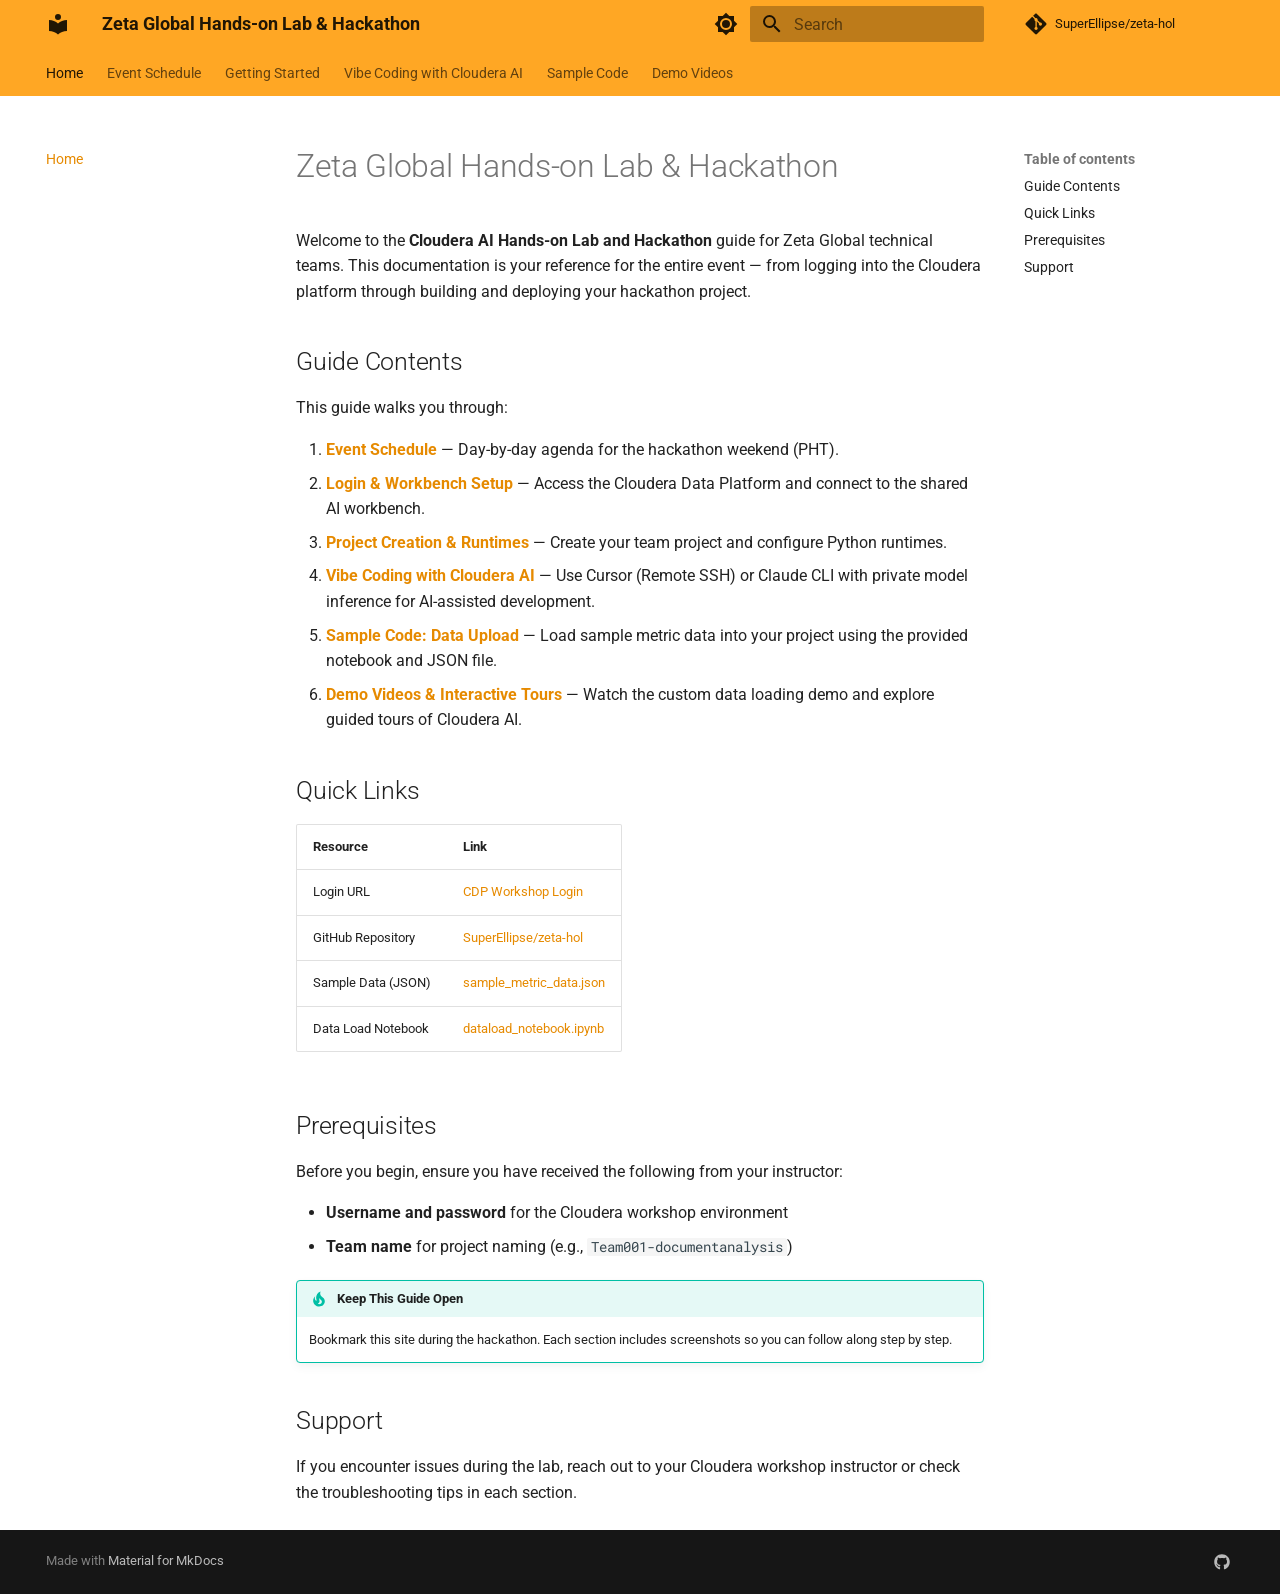
<file: index.html>
<!doctype html>
<html lang="en" class="no-js">
  <head>
    
      <meta charset="utf-8">
      <meta name="viewport" content="width=device-width,initial-scale=1">
      
        <meta name="description" content="Cloudera AI workshop guide for Zeta Global technical teams">
      
      
      
        <link rel="canonical" href="https://superellipse.github.io/zeta-hol/">
      
      
      
        <link rel="next" href="hackathon-schedule/">
      
      
        
      
      
      <link rel="icon" href="assets/images/favicon.png">
      <meta name="generator" content="mkdocs-1.6.1, mkdocs-material-9.7.7">
    
    
      
        <title>Zeta Global Hands-on Lab & Hackathon</title>
      
    
    
      <link rel="stylesheet" href="assets/stylesheets/main.ec1eaa64.min.css">
      
        
        <link rel="stylesheet" href="assets/stylesheets/palette.ab4e12ef.min.css">
      
      


    
    
      
    
    
      
        
        
        <link rel="preconnect" href="https://fonts.gstatic.com" crossorigin>
        <link rel="stylesheet" href="https://fonts.googleapis.com/css?family=Roboto:300,300i,400,400i,700,700i%7CRoboto+Mono:400,400i,700,700i&display=fallback">
        <style>:root{--md-text-font:"Roboto";--md-code-font:"Roboto Mono"}</style>
      
    
    
      <link rel="stylesheet" href="stylesheets/extra.css">
    
    <script>__md_scope=new URL(".",location),__md_hash=e=>[...e].reduce(((e,_)=>(e<<5)-e+_.charCodeAt(0)),0),__md_get=(e,_=localStorage,t=__md_scope)=>JSON.parse(_.getItem(t.pathname+"."+e)),__md_set=(e,_,t=localStorage,a=__md_scope)=>{try{t.setItem(a.pathname+"."+e,JSON.stringify(_))}catch(e){}}</script>
    
      

    
    
  </head>
  
  
    
    
      
    
    
    
    
    <body dir="ltr" data-md-color-scheme="default" data-md-color-primary="orange" data-md-color-accent="deep-orange">
  
    
    <input class="md-toggle" data-md-toggle="drawer" type="checkbox" id="__drawer" autocomplete="off">
    <input class="md-toggle" data-md-toggle="search" type="checkbox" id="__search" autocomplete="off">
    <label class="md-overlay" for="__drawer"></label>
    <div data-md-component="skip">
      
        
        <a href="#zeta-global-hands-on-lab-hackathon" class="md-skip">
          Skip to content
        </a>
      
    </div>
    <div data-md-component="announce">
      
    </div>
    
    
      

<header class="md-header" data-md-component="header">
  <nav class="md-header__inner md-grid" aria-label="Header">
    <a href="." title="Zeta Global Hands-on Lab &amp; Hackathon" class="md-header__button md-logo" aria-label="Zeta Global Hands-on Lab & Hackathon" data-md-component="logo">
      
  
  <svg xmlns="http://www.w3.org/2000/svg" viewBox="0 0 24 24"><path d="M12 8a3 3 0 0 0 3-3 3 3 0 0 0-3-3 3 3 0 0 0-3 3 3 3 0 0 0 3 3m0 3.54C9.64 9.35 6.5 8 3 8v11c3.5 0 6.64 1.35 9 3.54 2.36-2.19 5.5-3.54 9-3.54V8c-3.5 0-6.64 1.35-9 3.54"/></svg>

    </a>
    <label class="md-header__button md-icon" for="__drawer">
      
      <svg xmlns="http://www.w3.org/2000/svg" viewBox="0 0 24 24"><path d="M3 6h18v2H3zm0 5h18v2H3zm0 5h18v2H3z"/></svg>
    </label>
    <div class="md-header__title" data-md-component="header-title">
      <div class="md-header__ellipsis">
        <div class="md-header__topic">
          <span class="md-ellipsis">
            Zeta Global Hands-on Lab & Hackathon
          </span>
        </div>
        <div class="md-header__topic" data-md-component="header-topic">
          <span class="md-ellipsis">
            
              Home
            
          </span>
        </div>
      </div>
    </div>
    
      
        <form class="md-header__option" data-md-component="palette">
  
    
    
    
    <input class="md-option" data-md-color-media="" data-md-color-scheme="default" data-md-color-primary="orange" data-md-color-accent="deep-orange"  aria-label="Switch to dark mode"  type="radio" name="__palette" id="__palette_0">
    
      <label class="md-header__button md-icon" title="Switch to dark mode" for="__palette_1" hidden>
        <svg xmlns="http://www.w3.org/2000/svg" viewBox="0 0 24 24"><path d="M12 8a4 4 0 0 0-4 4 4 4 0 0 0 4 4 4 4 0 0 0 4-4 4 4 0 0 0-4-4m0 10a6 6 0 0 1-6-6 6 6 0 0 1 6-6 6 6 0 0 1 6 6 6 6 0 0 1-6 6m8-9.31V4h-4.69L12 .69 8.69 4H4v4.69L.69 12 4 15.31V20h4.69L12 23.31 15.31 20H20v-4.69L23.31 12z"/></svg>
      </label>
    
  
    
    
    
    <input class="md-option" data-md-color-media="" data-md-color-scheme="slate" data-md-color-primary="orange" data-md-color-accent="deep-orange"  aria-label="Switch to light mode"  type="radio" name="__palette" id="__palette_1">
    
      <label class="md-header__button md-icon" title="Switch to light mode" for="__palette_0" hidden>
        <svg xmlns="http://www.w3.org/2000/svg" viewBox="0 0 24 24"><path d="M12 18c-.89 0-1.74-.2-2.5-.55C11.56 16.5 13 14.42 13 12s-1.44-4.5-3.5-5.45C10.26 6.2 11.11 6 12 6a6 6 0 0 1 6 6 6 6 0 0 1-6 6m8-9.31V4h-4.69L12 .69 8.69 4H4v4.69L.69 12 4 15.31V20h4.69L12 23.31 15.31 20H20v-4.69L23.31 12z"/></svg>
      </label>
    
  
</form>
      
    
    
      <script>var palette=__md_get("__palette");if(palette&&palette.color){if("(prefers-color-scheme)"===palette.color.media){var media=matchMedia("(prefers-color-scheme: light)"),input=document.querySelector(media.matches?"[data-md-color-media='(prefers-color-scheme: light)']":"[data-md-color-media='(prefers-color-scheme: dark)']");palette.color.media=input.getAttribute("data-md-color-media"),palette.color.scheme=input.getAttribute("data-md-color-scheme"),palette.color.primary=input.getAttribute("data-md-color-primary"),palette.color.accent=input.getAttribute("data-md-color-accent")}for(var[key,value]of Object.entries(palette.color))document.body.setAttribute("data-md-color-"+key,value)}</script>
    
    
    
      
      
        <label class="md-header__button md-icon" for="__search">
          
          <svg xmlns="http://www.w3.org/2000/svg" viewBox="0 0 24 24"><path d="M9.5 3A6.5 6.5 0 0 1 16 9.5c0 1.61-.59 3.09-1.56 4.23l.27.27h.79l5 5-1.5 1.5-5-5v-.79l-.27-.27A6.52 6.52 0 0 1 9.5 16 6.5 6.5 0 0 1 3 9.5 6.5 6.5 0 0 1 9.5 3m0 2C7 5 5 7 5 9.5S7 14 9.5 14 14 12 14 9.5 12 5 9.5 5"/></svg>
        </label>
        <div class="md-search" data-md-component="search" role="dialog">
  <label class="md-search__overlay" for="__search"></label>
  <div class="md-search__inner" role="search">
    <form class="md-search__form" name="search">
      <input type="text" class="md-search__input" name="query" aria-label="Search" placeholder="Search" autocapitalize="off" autocorrect="off" autocomplete="off" spellcheck="false" data-md-component="search-query" required>
      <label class="md-search__icon md-icon" for="__search">
        
        <svg xmlns="http://www.w3.org/2000/svg" viewBox="0 0 24 24"><path d="M9.5 3A6.5 6.5 0 0 1 16 9.5c0 1.61-.59 3.09-1.56 4.23l.27.27h.79l5 5-1.5 1.5-5-5v-.79l-.27-.27A6.52 6.52 0 0 1 9.5 16 6.5 6.5 0 0 1 3 9.5 6.5 6.5 0 0 1 9.5 3m0 2C7 5 5 7 5 9.5S7 14 9.5 14 14 12 14 9.5 12 5 9.5 5"/></svg>
        
        <svg xmlns="http://www.w3.org/2000/svg" viewBox="0 0 24 24"><path d="M20 11v2H8l5.5 5.5-1.42 1.42L4.16 12l7.92-7.92L13.5 5.5 8 11z"/></svg>
      </label>
      <nav class="md-search__options" aria-label="Search">
        
        <button type="reset" class="md-search__icon md-icon" title="Clear" aria-label="Clear" tabindex="-1">
          
          <svg xmlns="http://www.w3.org/2000/svg" viewBox="0 0 24 24"><path d="M19 6.41 17.59 5 12 10.59 6.41 5 5 6.41 10.59 12 5 17.59 6.41 19 12 13.41 17.59 19 19 17.59 13.41 12z"/></svg>
        </button>
      </nav>
      
        <div class="md-search__suggest" data-md-component="search-suggest"></div>
      
    </form>
    <div class="md-search__output">
      <div class="md-search__scrollwrap" tabindex="0" data-md-scrollfix>
        <div class="md-search-result" data-md-component="search-result">
          <div class="md-search-result__meta">
            Initializing search
          </div>
          <ol class="md-search-result__list" role="presentation"></ol>
        </div>
      </div>
    </div>
  </div>
</div>
      
    
    
      <div class="md-header__source">
        <a href="https://github.com/SuperEllipse/zeta-hol" title="Go to repository" class="md-source" data-md-component="source">
  <div class="md-source__icon md-icon">
    
    <svg xmlns="http://www.w3.org/2000/svg" viewBox="0 0 448 512"><!--! Font Awesome Free 7.1.0 by @fontawesome - https://fontawesome.com License - https://fontawesome.com/license/free (Icons: CC BY 4.0, Fonts: SIL OFL 1.1, Code: MIT License) Copyright 2025 Fonticons, Inc.--><path d="M439.6 236.1 244 40.5c-5.4-5.5-12.8-8.5-20.4-8.5s-15 3-20.4 8.4L162.5 81l51.5 51.5c27.1-9.1 52.7 16.8 43.4 43.7l49.7 49.7c34.2-11.8 61.2 31 35.5 56.7-26.5 26.5-70.2-2.9-56-37.3L240.3 199v121.9c25.3 12.5 22.3 41.8 9.1 55-6.4 6.4-15.2 10.1-24.3 10.1s-17.8-3.6-24.3-10.1c-17.6-17.6-11.1-46.9 11.2-56v-123c-20.8-8.5-24.6-30.7-18.6-45L142.6 101 8.5 235.1C3 240.6 0 247.9 0 255.5s3 15 8.5 20.4l195.6 195.7c5.4 5.4 12.7 8.4 20.4 8.4s15-3 20.4-8.4l194.7-194.7c5.4-5.4 8.4-12.8 8.4-20.4s-3-15-8.4-20.4"/></svg>
  </div>
  <div class="md-source__repository">
    SuperEllipse/zeta-hol
  </div>
</a>
      </div>
    
  </nav>
  
</header>
    
    <div class="md-container" data-md-component="container">
      
      
        
          
            
<nav class="md-tabs" aria-label="Tabs" data-md-component="tabs">
  <div class="md-grid">
    <ul class="md-tabs__list">
      
        
  
  
  
    
  
  
    <li class="md-tabs__item md-tabs__item--active">
      <a href="." class="md-tabs__link">
        
  
  
    
  
  Home

      </a>
    </li>
  

      
        
  
  
  
  
    <li class="md-tabs__item">
      <a href="hackathon-schedule/" class="md-tabs__link">
        
  
  
    
  
  Event Schedule

      </a>
    </li>
  

      
        
  
  
  
  
    
    
      <li class="md-tabs__item">
        <a href="setup/login-and-project/" class="md-tabs__link">
          
  
  
  Getting Started

        </a>
      </li>
    
  

      
        
  
  
  
  
    
    
      
  
  
  
  
    
    
      <li class="md-tabs__item">
        <a href="vibe-coding/cursor-remote-ssh/one-time-setup/" class="md-tabs__link">
          
  
  
  Vibe Coding with Cloudera AI

        </a>
      </li>
    
  

    
  

      
        
  
  
  
  
    
    
      <li class="md-tabs__item">
        <a href="sample-code/data-upload/" class="md-tabs__link">
          
  
  
  Sample Code

        </a>
      </li>
    
  

      
        
  
  
  
  
    <li class="md-tabs__item">
      <a href="demo-videos/" class="md-tabs__link">
        
  
  
    
  
  Demo Videos

      </a>
    </li>
  

      
    </ul>
  </div>
</nav>
          
        
      
      <main class="md-main" data-md-component="main">
        <div class="md-main__inner md-grid">
          
            
              
              <div class="md-sidebar md-sidebar--primary" data-md-component="sidebar" data-md-type="navigation" >
                <div class="md-sidebar__scrollwrap">
                  <div class="md-sidebar__inner">
                    


  


<nav class="md-nav md-nav--primary md-nav--lifted" aria-label="Navigation" data-md-level="0">
  <label class="md-nav__title" for="__drawer">
    <a href="." title="Zeta Global Hands-on Lab &amp; Hackathon" class="md-nav__button md-logo" aria-label="Zeta Global Hands-on Lab & Hackathon" data-md-component="logo">
      
  
  <svg xmlns="http://www.w3.org/2000/svg" viewBox="0 0 24 24"><path d="M12 8a3 3 0 0 0 3-3 3 3 0 0 0-3-3 3 3 0 0 0-3 3 3 3 0 0 0 3 3m0 3.54C9.64 9.35 6.5 8 3 8v11c3.5 0 6.64 1.35 9 3.54 2.36-2.19 5.5-3.54 9-3.54V8c-3.5 0-6.64 1.35-9 3.54"/></svg>

    </a>
    Zeta Global Hands-on Lab & Hackathon
  </label>
  
    <div class="md-nav__source">
      <a href="https://github.com/SuperEllipse/zeta-hol" title="Go to repository" class="md-source" data-md-component="source">
  <div class="md-source__icon md-icon">
    
    <svg xmlns="http://www.w3.org/2000/svg" viewBox="0 0 448 512"><!--! Font Awesome Free 7.1.0 by @fontawesome - https://fontawesome.com License - https://fontawesome.com/license/free (Icons: CC BY 4.0, Fonts: SIL OFL 1.1, Code: MIT License) Copyright 2025 Fonticons, Inc.--><path d="M439.6 236.1 244 40.5c-5.4-5.5-12.8-8.5-20.4-8.5s-15 3-20.4 8.4L162.5 81l51.5 51.5c27.1-9.1 52.7 16.8 43.4 43.7l49.7 49.7c34.2-11.8 61.2 31 35.5 56.7-26.5 26.5-70.2-2.9-56-37.3L240.3 199v121.9c25.3 12.5 22.3 41.8 9.1 55-6.4 6.4-15.2 10.1-24.3 10.1s-17.8-3.6-24.3-10.1c-17.6-17.6-11.1-46.9 11.2-56v-123c-20.8-8.5-24.6-30.7-18.6-45L142.6 101 8.5 235.1C3 240.6 0 247.9 0 255.5s3 15 8.5 20.4l195.6 195.7c5.4 5.4 12.7 8.4 20.4 8.4s15-3 20.4-8.4l194.7-194.7c5.4-5.4 8.4-12.8 8.4-20.4s-3-15-8.4-20.4"/></svg>
  </div>
  <div class="md-source__repository">
    SuperEllipse/zeta-hol
  </div>
</a>
    </div>
  
  <ul class="md-nav__list" data-md-scrollfix>
    
      
      
  
  
    
  
  
  
    <li class="md-nav__item md-nav__item--active">
      
      <input class="md-nav__toggle md-toggle" type="checkbox" id="__toc">
      
      
        
      
      
        <label class="md-nav__link md-nav__link--active" for="__toc">
          
  
  
  <span class="md-ellipsis">
    
  
    Home
  

    
  </span>
  
  

          <span class="md-nav__icon md-icon"></span>
        </label>
      
      <a href="." class="md-nav__link md-nav__link--active">
        
  
  
  <span class="md-ellipsis">
    
  
    Home
  

    
  </span>
  
  

      </a>
      
        

<nav class="md-nav md-nav--secondary" aria-label="Table of contents">
  
  
  
    
  
  
    <label class="md-nav__title" for="__toc">
      <span class="md-nav__icon md-icon"></span>
      Table of contents
    </label>
    <ul class="md-nav__list" data-md-component="toc" data-md-scrollfix>
      
        <li class="md-nav__item">
  <a href="#guide-contents" class="md-nav__link">
    <span class="md-ellipsis">
      
        Guide Contents
      
    </span>
  </a>
  
</li>
      
        <li class="md-nav__item">
  <a href="#quick-links" class="md-nav__link">
    <span class="md-ellipsis">
      
        Quick Links
      
    </span>
  </a>
  
</li>
      
        <li class="md-nav__item">
  <a href="#prerequisites" class="md-nav__link">
    <span class="md-ellipsis">
      
        Prerequisites
      
    </span>
  </a>
  
</li>
      
        <li class="md-nav__item">
  <a href="#support" class="md-nav__link">
    <span class="md-ellipsis">
      
        Support
      
    </span>
  </a>
  
</li>
      
    </ul>
  
</nav>
      
    </li>
  

    
      
      
  
  
  
  
    <li class="md-nav__item">
      <a href="hackathon-schedule/" class="md-nav__link">
        
  
  
  <span class="md-ellipsis">
    
  
    Event Schedule
  

    
  </span>
  
  

      </a>
    </li>
  

    
      
      
  
  
  
  
    
    
    
    
      
      
        
      
    
    
    <li class="md-nav__item md-nav__item--nested">
      
        
        
          
        
        <input class="md-nav__toggle md-toggle md-toggle--indeterminate" type="checkbox" id="__nav_3" >
        
          
          <label class="md-nav__link" for="__nav_3" id="__nav_3_label" tabindex="0">
            
  
  
  <span class="md-ellipsis">
    
  
    Getting Started
  

    
  </span>
  
  

            <span class="md-nav__icon md-icon"></span>
          </label>
        
        <nav class="md-nav" data-md-level="1" aria-labelledby="__nav_3_label" aria-expanded="false">
          <label class="md-nav__title" for="__nav_3">
            <span class="md-nav__icon md-icon"></span>
            
  
    Getting Started
  

          </label>
          <ul class="md-nav__list" data-md-scrollfix>
            
              
                
  
  
  
  
    <li class="md-nav__item">
      <a href="setup/login-and-project/" class="md-nav__link">
        
  
  
  <span class="md-ellipsis">
    
  
    Login & Workbench Setup
  

    
  </span>
  
  

      </a>
    </li>
  

              
            
              
                
  
  
  
  
    <li class="md-nav__item">
      <a href="setup/project-and-runtimes/" class="md-nav__link">
        
  
  
  <span class="md-ellipsis">
    
  
    Project Creation & Runtimes
  

    
  </span>
  
  

      </a>
    </li>
  

              
            
          </ul>
        </nav>
      
    </li>
  

    
      
      
  
  
  
  
    
    
    
    
      
      
        
      
    
    
    <li class="md-nav__item md-nav__item--nested">
      
        
        
          
        
        <input class="md-nav__toggle md-toggle md-toggle--indeterminate" type="checkbox" id="__nav_4" >
        
          
          <label class="md-nav__link" for="__nav_4" id="__nav_4_label" tabindex="0">
            
  
  
  <span class="md-ellipsis">
    
  
    Vibe Coding with Cloudera AI
  

    
  </span>
  
  

            <span class="md-nav__icon md-icon"></span>
          </label>
        
        <nav class="md-nav" data-md-level="1" aria-labelledby="__nav_4_label" aria-expanded="false">
          <label class="md-nav__title" for="__nav_4">
            <span class="md-nav__icon md-icon"></span>
            
  
    Vibe Coding with Cloudera AI
  

          </label>
          <ul class="md-nav__list" data-md-scrollfix>
            
              
                
  
  
  
  
    
    
    
    
      
      
        
      
    
    
    <li class="md-nav__item md-nav__item--nested">
      
        
        
          
        
        <input class="md-nav__toggle md-toggle md-toggle--indeterminate" type="checkbox" id="__nav_4_1" >
        
          
          <label class="md-nav__link" for="__nav_4_1" id="__nav_4_1_label" tabindex="0">
            
  
  
  <span class="md-ellipsis">
    
  
    Cursor with Remote SSH
  

    
  </span>
  
  

            <span class="md-nav__icon md-icon"></span>
          </label>
        
        <nav class="md-nav" data-md-level="2" aria-labelledby="__nav_4_1_label" aria-expanded="false">
          <label class="md-nav__title" for="__nav_4_1">
            <span class="md-nav__icon md-icon"></span>
            
  
    Cursor with Remote SSH
  

          </label>
          <ul class="md-nav__list" data-md-scrollfix>
            
              
                
  
  
  
  
    <li class="md-nav__item">
      <a href="vibe-coding/cursor-remote-ssh/one-time-setup/" class="md-nav__link">
        
  
  
  <span class="md-ellipsis">
    
  
    One-time Setup
  

    
  </span>
  
  

      </a>
    </li>
  

              
            
              
                
  
  
  
  
    <li class="md-nav__item">
      <a href="vibe-coding/cursor-remote-ssh/connect-each-session/" class="md-nav__link">
        
  
  
  <span class="md-ellipsis">
    
  
    Connect each session
  

    
  </span>
  
  

      </a>
    </li>
  

              
            
              
                
  
  
  
  
    <li class="md-nav__item">
      <a href="vibe-coding/cursor-remote-ssh/testing-cursor/" class="md-nav__link">
        
  
  
  <span class="md-ellipsis">
    
  
    Testing Cursor
  

    
  </span>
  
  

      </a>
    </li>
  

              
            
          </ul>
        </nav>
      
    </li>
  

              
            
              
                
  
  
  
  
    <li class="md-nav__item">
      <a href="vibe-coding/claude-private-model/" class="md-nav__link">
        
  
  
  <span class="md-ellipsis">
    
  
    Claude with Private Model
  

    
  </span>
  
  

      </a>
    </li>
  

              
            
          </ul>
        </nav>
      
    </li>
  

    
      
      
  
  
  
  
    
    
    
    
      
      
        
      
    
    
    <li class="md-nav__item md-nav__item--nested">
      
        
        
          
        
        <input class="md-nav__toggle md-toggle md-toggle--indeterminate" type="checkbox" id="__nav_5" >
        
          
          <label class="md-nav__link" for="__nav_5" id="__nav_5_label" tabindex="0">
            
  
  
  <span class="md-ellipsis">
    
  
    Sample Code
  

    
  </span>
  
  

            <span class="md-nav__icon md-icon"></span>
          </label>
        
        <nav class="md-nav" data-md-level="1" aria-labelledby="__nav_5_label" aria-expanded="false">
          <label class="md-nav__title" for="__nav_5">
            <span class="md-nav__icon md-icon"></span>
            
  
    Sample Code
  

          </label>
          <ul class="md-nav__list" data-md-scrollfix>
            
              
                
  
  
  
  
    <li class="md-nav__item">
      <a href="sample-code/data-upload/" class="md-nav__link">
        
  
  
  <span class="md-ellipsis">
    
  
    Data Upload & Insertion
  

    
  </span>
  
  

      </a>
    </li>
  

              
            
          </ul>
        </nav>
      
    </li>
  

    
      
      
  
  
  
  
    <li class="md-nav__item">
      <a href="demo-videos/" class="md-nav__link">
        
  
  
  <span class="md-ellipsis">
    
  
    Demo Videos
  

    
  </span>
  
  

      </a>
    </li>
  

    
  </ul>
</nav>
                  </div>
                </div>
              </div>
            
            
              
              <div class="md-sidebar md-sidebar--secondary" data-md-component="sidebar" data-md-type="toc" >
                <div class="md-sidebar__scrollwrap">
                  <div class="md-sidebar__inner">
                    

<nav class="md-nav md-nav--secondary" aria-label="Table of contents">
  
  
  
    
  
  
    <label class="md-nav__title" for="__toc">
      <span class="md-nav__icon md-icon"></span>
      Table of contents
    </label>
    <ul class="md-nav__list" data-md-component="toc" data-md-scrollfix>
      
        <li class="md-nav__item">
  <a href="#guide-contents" class="md-nav__link">
    <span class="md-ellipsis">
      
        Guide Contents
      
    </span>
  </a>
  
</li>
      
        <li class="md-nav__item">
  <a href="#quick-links" class="md-nav__link">
    <span class="md-ellipsis">
      
        Quick Links
      
    </span>
  </a>
  
</li>
      
        <li class="md-nav__item">
  <a href="#prerequisites" class="md-nav__link">
    <span class="md-ellipsis">
      
        Prerequisites
      
    </span>
  </a>
  
</li>
      
        <li class="md-nav__item">
  <a href="#support" class="md-nav__link">
    <span class="md-ellipsis">
      
        Support
      
    </span>
  </a>
  
</li>
      
    </ul>
  
</nav>
                  </div>
                </div>
              </div>
            
          
          
            <div class="md-content" data-md-component="content">
              
              <article class="md-content__inner md-typeset">
                
                  


  
  


<h1 id="zeta-global-hands-on-lab-hackathon">Zeta Global Hands-on Lab &amp; Hackathon<a class="headerlink" href="#zeta-global-hands-on-lab-hackathon" title="Permanent link">&para;</a></h1>
<p>Welcome to the <strong>Cloudera AI Hands-on Lab and Hackathon</strong> guide for Zeta Global technical teams. This documentation is your reference for the entire event — from logging into the Cloudera platform through building and deploying your hackathon project.</p>
<h2 id="guide-contents">Guide Contents<a class="headerlink" href="#guide-contents" title="Permanent link">&para;</a></h2>
<p>This guide walks you through:</p>
<ol>
<li><strong><a href="hackathon-schedule/">Event Schedule</a></strong> — Day-by-day agenda for the hackathon weekend (PHT).</li>
<li><strong><a href="setup/login-and-project/">Login &amp; Workbench Setup</a></strong> — Access the Cloudera Data Platform and connect to the shared AI workbench.</li>
<li><strong><a href="setup/project-and-runtimes/">Project Creation &amp; Runtimes</a></strong> — Create your team project and configure Python runtimes.</li>
<li><strong><a href="vibe-coding/cursor-remote-ssh/">Vibe Coding with Cloudera AI</a></strong> — Use Cursor (Remote SSH) or Claude CLI with private model inference for AI-assisted development.</li>
<li><strong><a href="sample-code/data-upload/">Sample Code: Data Upload</a></strong> — Load sample metric data into your project using the provided notebook and JSON file.</li>
<li><strong><a href="demo-videos/">Demo Videos &amp; Interactive Tours</a></strong> — Watch the custom data loading demo and explore guided tours of Cloudera AI.</li>
</ol>
<h2 id="quick-links">Quick Links<a class="headerlink" href="#quick-links" title="Permanent link">&para;</a></h2>
<table>
<thead>
<tr>
<th>Resource</th>
<th>Link</th>
</tr>
</thead>
<tbody>
<tr>
<td>Login URL</td>
<td><a href="https://login.cdpworkshops.cloudera.com/auth/realms/field-marketing-amer/protocol/saml/clients/cdp-sso">CDP Workshop Login</a></td>
</tr>
<tr>
<td>GitHub Repository</td>
<td><a href="https://github.com/SuperEllipse/zeta-hol">SuperEllipse/zeta-hol</a></td>
</tr>
<tr>
<td>Sample Data (JSON)</td>
<td><a href="https://github.com/SuperEllipse/zeta-hol/blob/main/artifacts/sample_metric_data.json">sample_metric_data.json</a></td>
</tr>
<tr>
<td>Data Load Notebook</td>
<td><a href="https://github.com/SuperEllipse/zeta-hol/blob/main/artifacts/dataload_notebook.ipynb">dataload_notebook.ipynb</a></td>
</tr>
</tbody>
</table>
<h2 id="prerequisites">Prerequisites<a class="headerlink" href="#prerequisites" title="Permanent link">&para;</a></h2>
<p>Before you begin, ensure you have received the following from your instructor:</p>
<ul>
<li><strong>Username and password</strong> for the Cloudera workshop environment</li>
<li><strong>Team name</strong> for project naming (e.g., <code>Team001-documentanalysis</code>)</li>
</ul>
<div class="admonition tip">
<p class="admonition-title">Keep This Guide Open</p>
<p>Bookmark this site during the hackathon. Each section includes screenshots so you can follow along step by step.</p>
</div>
<h2 id="support">Support<a class="headerlink" href="#support" title="Permanent link">&para;</a></h2>
<p>If you encounter issues during the lab, reach out to your Cloudera workshop instructor or check the troubleshooting tips in each section.</p>












                
              </article>
            </div>
          
          
<script>var target=document.getElementById(location.hash.slice(1));target&&target.name&&(target.checked=target.name.startsWith("__tabbed_"))</script>
        </div>
        
          <button type="button" class="md-top md-icon" data-md-component="top" hidden>
  
  <svg xmlns="http://www.w3.org/2000/svg" viewBox="0 0 24 24"><path d="M13 20h-2V8l-5.5 5.5-1.42-1.42L12 4.16l7.92 7.92-1.42 1.42L13 8z"/></svg>
  Back to top
</button>
        
      </main>
      
        <footer class="md-footer">
  
  <div class="md-footer-meta md-typeset">
    <div class="md-footer-meta__inner md-grid">
      <div class="md-copyright">
  
  
    Made with
    <a href="https://squidfunk.github.io/mkdocs-material/" target="_blank" rel="noopener">
      Material for MkDocs
    </a>
  
</div>
      
        
<div class="md-social">
  
    
    
    
    
      
      
    
    <a href="https://github.com/SuperEllipse/zeta-hol" target="_blank" rel="noopener" title="github.com" class="md-social__link">
      <svg xmlns="http://www.w3.org/2000/svg" viewBox="0 0 512 512"><!--! Font Awesome Free 7.1.0 by @fontawesome - https://fontawesome.com License - https://fontawesome.com/license/free (Icons: CC BY 4.0, Fonts: SIL OFL 1.1, Code: MIT License) Copyright 2025 Fonticons, Inc.--><path d="M173.9 397.4c0 2-2.3 3.6-5.2 3.6-3.3.3-5.6-1.3-5.6-3.6 0-2 2.3-3.6 5.2-3.6 3-.3 5.6 1.3 5.6 3.6m-31.1-4.5c-.7 2 1.3 4.3 4.3 4.9 2.6 1 5.6 0 6.2-2s-1.3-4.3-4.3-5.2c-2.6-.7-5.5.3-6.2 2.3m44.2-1.7c-2.9.7-4.9 2.6-4.6 4.9.3 2 2.9 3.3 5.9 2.6 2.9-.7 4.9-2.6 4.6-4.6-.3-1.9-3-3.2-5.9-2.9M252.8 8C114.1 8 8 113.3 8 252c0 110.9 69.8 205.8 169.5 239.2 12.8 2.3 17.3-5.6 17.3-12.1 0-6.2-.3-40.4-.3-61.4 0 0-70 15-84.7-29.8 0 0-11.4-29.1-27.8-36.6 0 0-22.9-15.7 1.6-15.4 0 0 24.9 2 38.6 25.8 21.9 38.6 58.6 27.5 72.9 20.9 2.3-16 8.8-27.1 16-33.7-55.9-6.2-112.3-14.3-112.3-110.5 0-27.5 7.6-41.3 23.6-58.9-2.6-6.5-11.1-33.3 2.6-67.9 20.9-6.5 69 27 69 27 20-5.6 41.5-8.5 62.8-8.5s42.8 2.9 62.8 8.5c0 0 48.1-33.6 69-27 13.7 34.7 5.2 61.4 2.6 67.9 16 17.7 25.8 31.5 25.8 58.9 0 96.5-58.9 104.2-114.8 110.5 9.2 7.9 17 22.9 17 46.4 0 33.7-.3 75.4-.3 83.6 0 6.5 4.6 14.4 17.3 12.1C436.2 457.8 504 362.9 504 252 504 113.3 391.5 8 252.8 8M105.2 352.9c-1.3 1-1 3.3.7 5.2 1.6 1.6 3.9 2.3 5.2 1 1.3-1 1-3.3-.7-5.2-1.6-1.6-3.9-2.3-5.2-1m-10.8-8.1c-.7 1.3.3 2.9 2.3 3.9 1.6 1 3.6.7 4.3-.7.7-1.3-.3-2.9-2.3-3.9-2-.6-3.6-.3-4.3.7m32.4 35.6c-1.6 1.3-1 4.3 1.3 6.2 2.3 2.3 5.2 2.6 6.5 1 1.3-1.3.7-4.3-1.3-6.2-2.2-2.3-5.2-2.6-6.5-1m-11.4-14.7c-1.6 1-1.6 3.6 0 5.9s4.3 3.3 5.6 2.3c1.6-1.3 1.6-3.9 0-6.2-1.4-2.3-4-3.3-5.6-2"/></svg>
    </a>
  
</div>
      
    </div>
  </div>
</footer>
      
    </div>
    <div class="md-dialog" data-md-component="dialog">
      <div class="md-dialog__inner md-typeset"></div>
    </div>
    
    
    
      
      
      <script id="__config" type="application/json">{"annotate": null, "base": ".", "features": ["navigation.tabs", "navigation.sections", "navigation.expand", "navigation.top", "search.suggest", "search.highlight", "content.code.copy", "toc.follow"], "search": "assets/javascripts/workers/search.2c215733.min.js", "tags": null, "translations": {"clipboard.copied": "Copied to clipboard", "clipboard.copy": "Copy to clipboard", "search.result.more.one": "1 more on this page", "search.result.more.other": "# more on this page", "search.result.none": "No matching documents", "search.result.one": "1 matching document", "search.result.other": "# matching documents", "search.result.placeholder": "Type to start searching", "search.result.term.missing": "Missing", "select.version": "Select version"}, "version": null}</script>
    
    
      <script src="assets/javascripts/bundle.d7400e89.min.js"></script>
      
    
  </body>
</html>
</file>
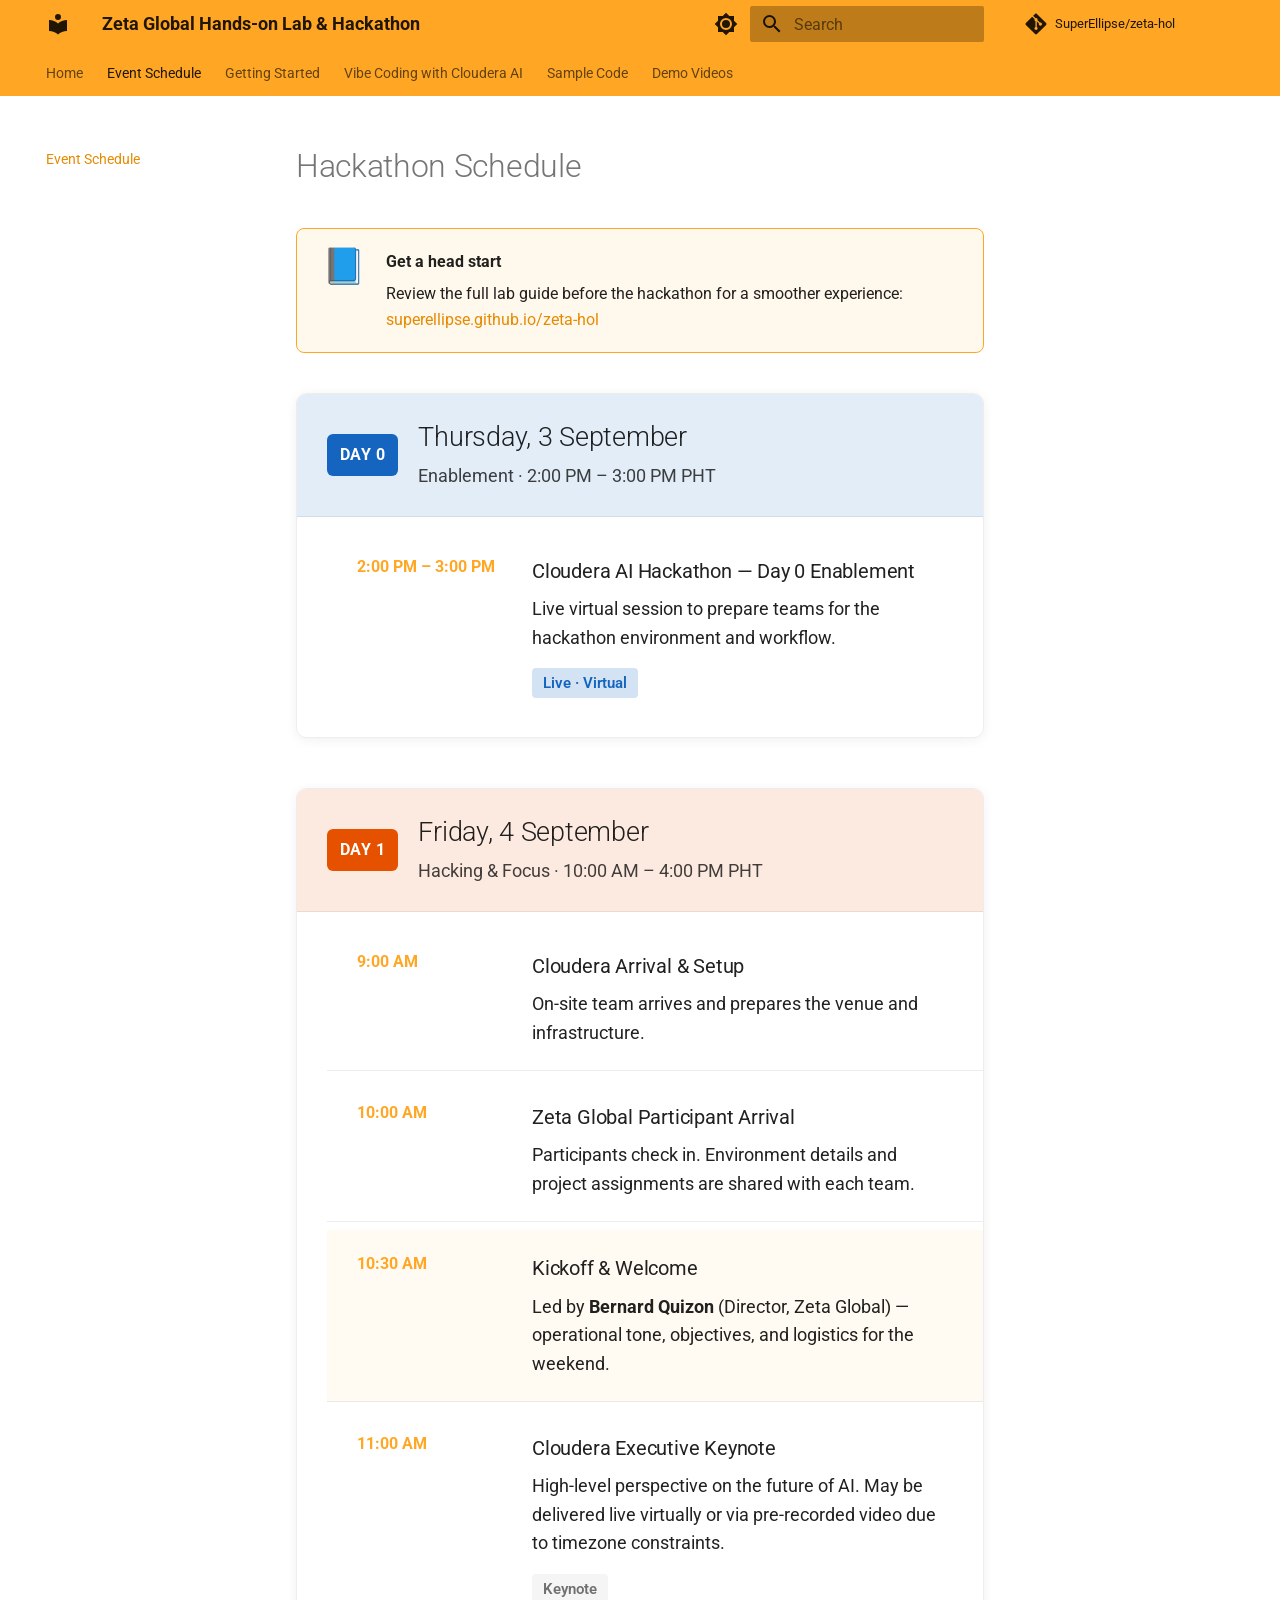
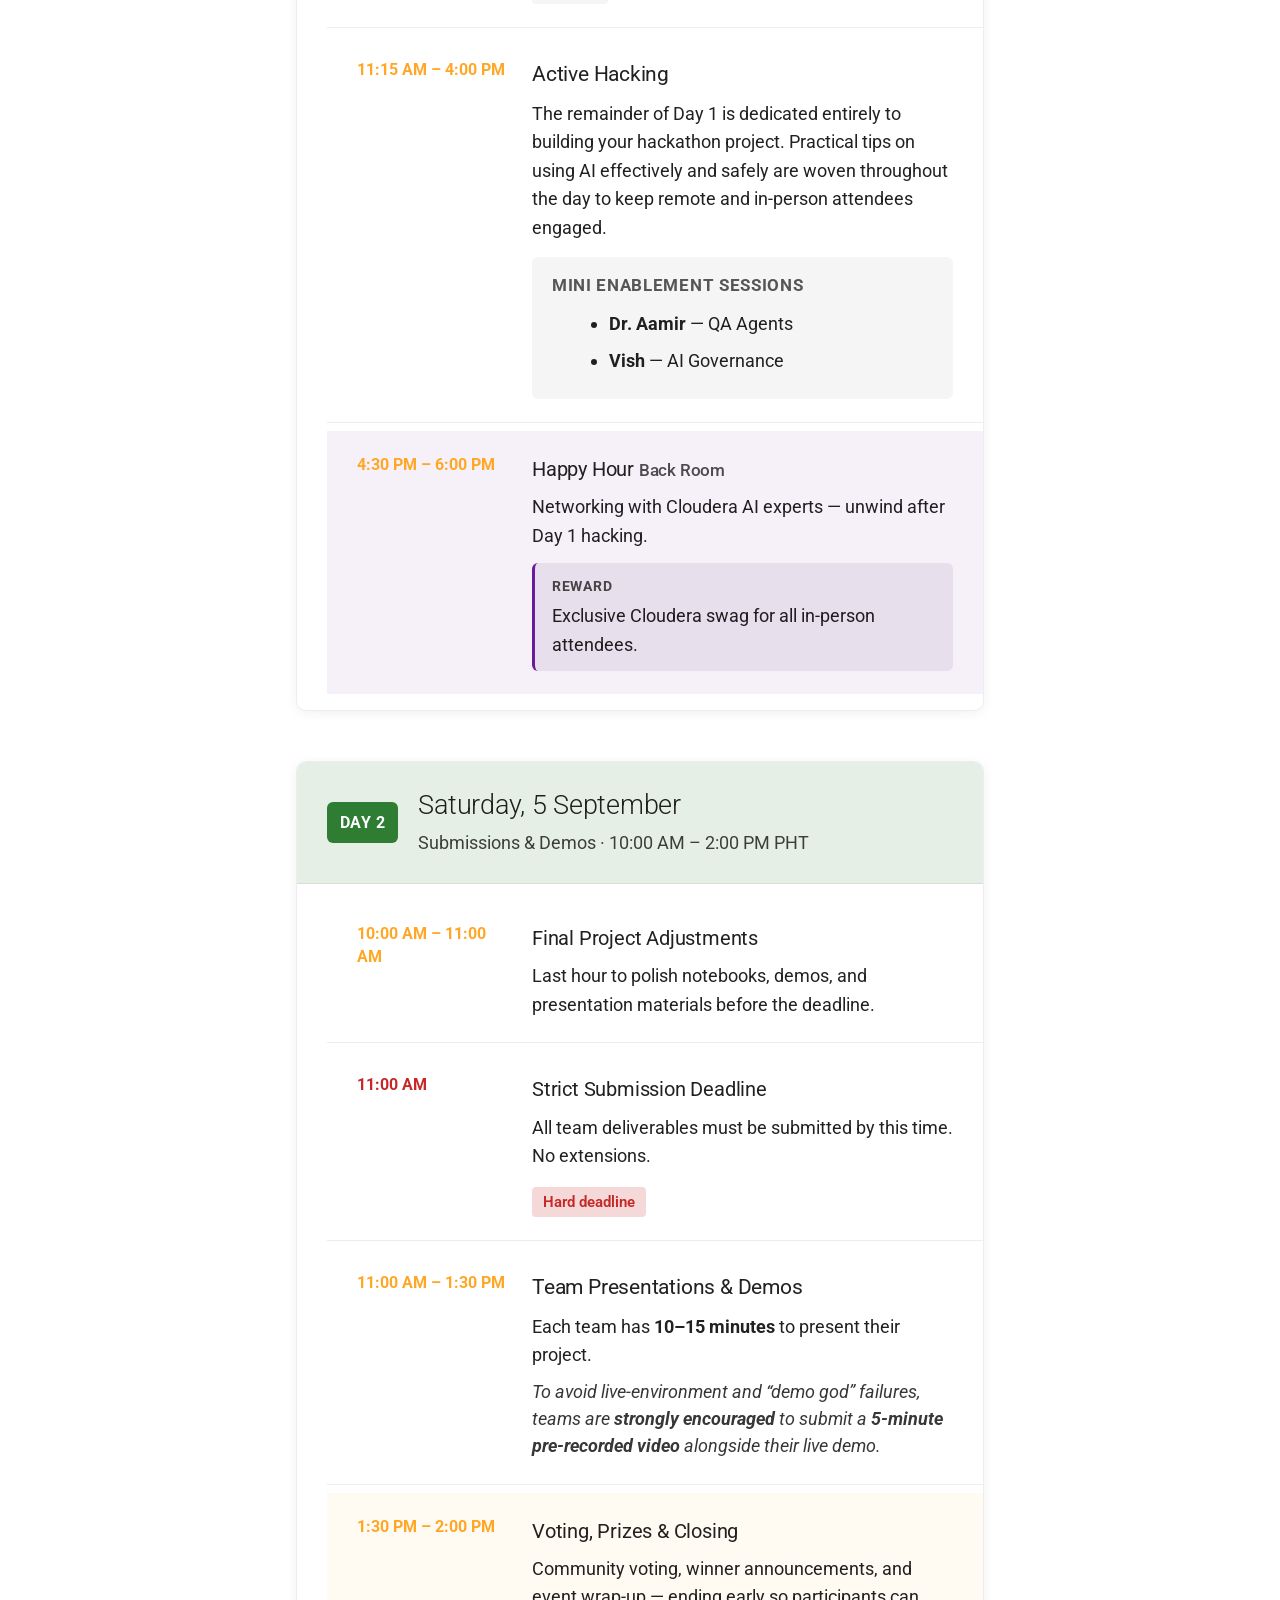
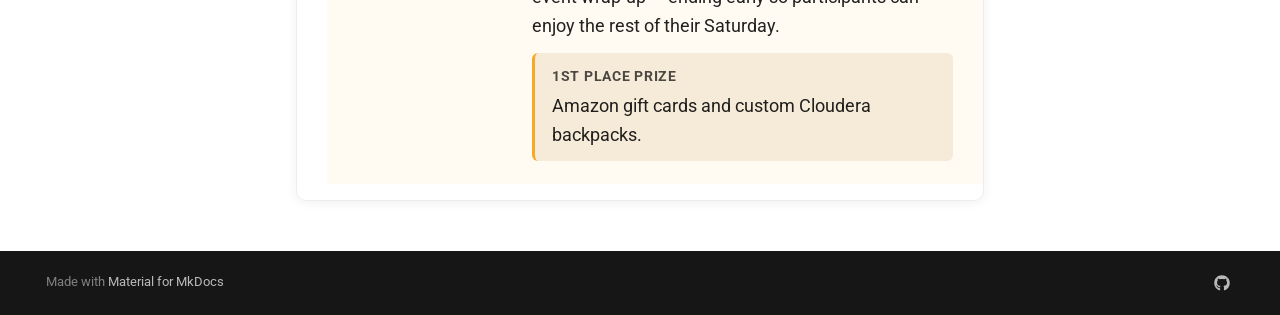
<file: hackathon-schedule/index.html>
<!doctype html>
<html lang="en" class="no-js">
  <head>
    
      <meta charset="utf-8">
      <meta name="viewport" content="width=device-width,initial-scale=1">
      
        <meta name="description" content="Cloudera AI workshop guide for Zeta Global technical teams">
      
      
      
        <link rel="canonical" href="https://superellipse.github.io/zeta-hol/hackathon-schedule/">
      
      
        <link rel="prev" href="..">
      
      
        <link rel="next" href="../setup/login-and-project/">
      
      
        
      
      
      <link rel="icon" href="../assets/images/favicon.png">
      <meta name="generator" content="mkdocs-1.6.1, mkdocs-material-9.7.7">
    
    
      
        <title>Event Schedule - Zeta Global Hands-on Lab & Hackathon</title>
      
    
    
      <link rel="stylesheet" href="../assets/stylesheets/main.ec1eaa64.min.css">
      
        
        <link rel="stylesheet" href="../assets/stylesheets/palette.ab4e12ef.min.css">
      
      


    
    
      
    
    
      
        
        
        <link rel="preconnect" href="https://fonts.gstatic.com" crossorigin>
        <link rel="stylesheet" href="https://fonts.googleapis.com/css?family=Roboto:300,300i,400,400i,700,700i%7CRoboto+Mono:400,400i,700,700i&display=fallback">
        <style>:root{--md-text-font:"Roboto";--md-code-font:"Roboto Mono"}</style>
      
    
    
      <link rel="stylesheet" href="../stylesheets/extra.css">
    
    <script>__md_scope=new URL("..",location),__md_hash=e=>[...e].reduce(((e,_)=>(e<<5)-e+_.charCodeAt(0)),0),__md_get=(e,_=localStorage,t=__md_scope)=>JSON.parse(_.getItem(t.pathname+"."+e)),__md_set=(e,_,t=localStorage,a=__md_scope)=>{try{t.setItem(a.pathname+"."+e,JSON.stringify(_))}catch(e){}}</script>
    
      

    
    
  </head>
  
  
    
    
      
    
    
    
    
    <body dir="ltr" data-md-color-scheme="default" data-md-color-primary="orange" data-md-color-accent="deep-orange">
  
    
    <input class="md-toggle" data-md-toggle="drawer" type="checkbox" id="__drawer" autocomplete="off">
    <input class="md-toggle" data-md-toggle="search" type="checkbox" id="__search" autocomplete="off">
    <label class="md-overlay" for="__drawer"></label>
    <div data-md-component="skip">
      
        
        <a href="#hackathon-schedule" class="md-skip">
          Skip to content
        </a>
      
    </div>
    <div data-md-component="announce">
      
    </div>
    
    
      

<header class="md-header" data-md-component="header">
  <nav class="md-header__inner md-grid" aria-label="Header">
    <a href=".." title="Zeta Global Hands-on Lab &amp; Hackathon" class="md-header__button md-logo" aria-label="Zeta Global Hands-on Lab & Hackathon" data-md-component="logo">
      
  
  <svg xmlns="http://www.w3.org/2000/svg" viewBox="0 0 24 24"><path d="M12 8a3 3 0 0 0 3-3 3 3 0 0 0-3-3 3 3 0 0 0-3 3 3 3 0 0 0 3 3m0 3.54C9.64 9.35 6.5 8 3 8v11c3.5 0 6.64 1.35 9 3.54 2.36-2.19 5.5-3.54 9-3.54V8c-3.5 0-6.64 1.35-9 3.54"/></svg>

    </a>
    <label class="md-header__button md-icon" for="__drawer">
      
      <svg xmlns="http://www.w3.org/2000/svg" viewBox="0 0 24 24"><path d="M3 6h18v2H3zm0 5h18v2H3zm0 5h18v2H3z"/></svg>
    </label>
    <div class="md-header__title" data-md-component="header-title">
      <div class="md-header__ellipsis">
        <div class="md-header__topic">
          <span class="md-ellipsis">
            Zeta Global Hands-on Lab & Hackathon
          </span>
        </div>
        <div class="md-header__topic" data-md-component="header-topic">
          <span class="md-ellipsis">
            
              Event Schedule
            
          </span>
        </div>
      </div>
    </div>
    
      
        <form class="md-header__option" data-md-component="palette">
  
    
    
    
    <input class="md-option" data-md-color-media="" data-md-color-scheme="default" data-md-color-primary="orange" data-md-color-accent="deep-orange"  aria-label="Switch to dark mode"  type="radio" name="__palette" id="__palette_0">
    
      <label class="md-header__button md-icon" title="Switch to dark mode" for="__palette_1" hidden>
        <svg xmlns="http://www.w3.org/2000/svg" viewBox="0 0 24 24"><path d="M12 8a4 4 0 0 0-4 4 4 4 0 0 0 4 4 4 4 0 0 0 4-4 4 4 0 0 0-4-4m0 10a6 6 0 0 1-6-6 6 6 0 0 1 6-6 6 6 0 0 1 6 6 6 6 0 0 1-6 6m8-9.31V4h-4.69L12 .69 8.69 4H4v4.69L.69 12 4 15.31V20h4.69L12 23.31 15.31 20H20v-4.69L23.31 12z"/></svg>
      </label>
    
  
    
    
    
    <input class="md-option" data-md-color-media="" data-md-color-scheme="slate" data-md-color-primary="orange" data-md-color-accent="deep-orange"  aria-label="Switch to light mode"  type="radio" name="__palette" id="__palette_1">
    
      <label class="md-header__button md-icon" title="Switch to light mode" for="__palette_0" hidden>
        <svg xmlns="http://www.w3.org/2000/svg" viewBox="0 0 24 24"><path d="M12 18c-.89 0-1.74-.2-2.5-.55C11.56 16.5 13 14.42 13 12s-1.44-4.5-3.5-5.45C10.26 6.2 11.11 6 12 6a6 6 0 0 1 6 6 6 6 0 0 1-6 6m8-9.31V4h-4.69L12 .69 8.69 4H4v4.69L.69 12 4 15.31V20h4.69L12 23.31 15.31 20H20v-4.69L23.31 12z"/></svg>
      </label>
    
  
</form>
      
    
    
      <script>var palette=__md_get("__palette");if(palette&&palette.color){if("(prefers-color-scheme)"===palette.color.media){var media=matchMedia("(prefers-color-scheme: light)"),input=document.querySelector(media.matches?"[data-md-color-media='(prefers-color-scheme: light)']":"[data-md-color-media='(prefers-color-scheme: dark)']");palette.color.media=input.getAttribute("data-md-color-media"),palette.color.scheme=input.getAttribute("data-md-color-scheme"),palette.color.primary=input.getAttribute("data-md-color-primary"),palette.color.accent=input.getAttribute("data-md-color-accent")}for(var[key,value]of Object.entries(palette.color))document.body.setAttribute("data-md-color-"+key,value)}</script>
    
    
    
      
      
        <label class="md-header__button md-icon" for="__search">
          
          <svg xmlns="http://www.w3.org/2000/svg" viewBox="0 0 24 24"><path d="M9.5 3A6.5 6.5 0 0 1 16 9.5c0 1.61-.59 3.09-1.56 4.23l.27.27h.79l5 5-1.5 1.5-5-5v-.79l-.27-.27A6.52 6.52 0 0 1 9.5 16 6.5 6.5 0 0 1 3 9.5 6.5 6.5 0 0 1 9.5 3m0 2C7 5 5 7 5 9.5S7 14 9.5 14 14 12 14 9.5 12 5 9.5 5"/></svg>
        </label>
        <div class="md-search" data-md-component="search" role="dialog">
  <label class="md-search__overlay" for="__search"></label>
  <div class="md-search__inner" role="search">
    <form class="md-search__form" name="search">
      <input type="text" class="md-search__input" name="query" aria-label="Search" placeholder="Search" autocapitalize="off" autocorrect="off" autocomplete="off" spellcheck="false" data-md-component="search-query" required>
      <label class="md-search__icon md-icon" for="__search">
        
        <svg xmlns="http://www.w3.org/2000/svg" viewBox="0 0 24 24"><path d="M9.5 3A6.5 6.5 0 0 1 16 9.5c0 1.61-.59 3.09-1.56 4.23l.27.27h.79l5 5-1.5 1.5-5-5v-.79l-.27-.27A6.52 6.52 0 0 1 9.5 16 6.5 6.5 0 0 1 3 9.5 6.5 6.5 0 0 1 9.5 3m0 2C7 5 5 7 5 9.5S7 14 9.5 14 14 12 14 9.5 12 5 9.5 5"/></svg>
        
        <svg xmlns="http://www.w3.org/2000/svg" viewBox="0 0 24 24"><path d="M20 11v2H8l5.5 5.5-1.42 1.42L4.16 12l7.92-7.92L13.5 5.5 8 11z"/></svg>
      </label>
      <nav class="md-search__options" aria-label="Search">
        
        <button type="reset" class="md-search__icon md-icon" title="Clear" aria-label="Clear" tabindex="-1">
          
          <svg xmlns="http://www.w3.org/2000/svg" viewBox="0 0 24 24"><path d="M19 6.41 17.59 5 12 10.59 6.41 5 5 6.41 10.59 12 5 17.59 6.41 19 12 13.41 17.59 19 19 17.59 13.41 12z"/></svg>
        </button>
      </nav>
      
        <div class="md-search__suggest" data-md-component="search-suggest"></div>
      
    </form>
    <div class="md-search__output">
      <div class="md-search__scrollwrap" tabindex="0" data-md-scrollfix>
        <div class="md-search-result" data-md-component="search-result">
          <div class="md-search-result__meta">
            Initializing search
          </div>
          <ol class="md-search-result__list" role="presentation"></ol>
        </div>
      </div>
    </div>
  </div>
</div>
      
    
    
      <div class="md-header__source">
        <a href="https://github.com/SuperEllipse/zeta-hol" title="Go to repository" class="md-source" data-md-component="source">
  <div class="md-source__icon md-icon">
    
    <svg xmlns="http://www.w3.org/2000/svg" viewBox="0 0 448 512"><!--! Font Awesome Free 7.1.0 by @fontawesome - https://fontawesome.com License - https://fontawesome.com/license/free (Icons: CC BY 4.0, Fonts: SIL OFL 1.1, Code: MIT License) Copyright 2025 Fonticons, Inc.--><path d="M439.6 236.1 244 40.5c-5.4-5.5-12.8-8.5-20.4-8.5s-15 3-20.4 8.4L162.5 81l51.5 51.5c27.1-9.1 52.7 16.8 43.4 43.7l49.7 49.7c34.2-11.8 61.2 31 35.5 56.7-26.5 26.5-70.2-2.9-56-37.3L240.3 199v121.9c25.3 12.5 22.3 41.8 9.1 55-6.4 6.4-15.2 10.1-24.3 10.1s-17.8-3.6-24.3-10.1c-17.6-17.6-11.1-46.9 11.2-56v-123c-20.8-8.5-24.6-30.7-18.6-45L142.6 101 8.5 235.1C3 240.6 0 247.9 0 255.5s3 15 8.5 20.4l195.6 195.7c5.4 5.4 12.7 8.4 20.4 8.4s15-3 20.4-8.4l194.7-194.7c5.4-5.4 8.4-12.8 8.4-20.4s-3-15-8.4-20.4"/></svg>
  </div>
  <div class="md-source__repository">
    SuperEllipse/zeta-hol
  </div>
</a>
      </div>
    
  </nav>
  
</header>
    
    <div class="md-container" data-md-component="container">
      
      
        
          
            
<nav class="md-tabs" aria-label="Tabs" data-md-component="tabs">
  <div class="md-grid">
    <ul class="md-tabs__list">
      
        
  
  
  
  
    <li class="md-tabs__item">
      <a href=".." class="md-tabs__link">
        
  
  
    
  
  Home

      </a>
    </li>
  

      
        
  
  
  
    
  
  
    <li class="md-tabs__item md-tabs__item--active">
      <a href="./" class="md-tabs__link">
        
  
  
    
  
  Event Schedule

      </a>
    </li>
  

      
        
  
  
  
  
    
    
      <li class="md-tabs__item">
        <a href="../setup/login-and-project/" class="md-tabs__link">
          
  
  
  Getting Started

        </a>
      </li>
    
  

      
        
  
  
  
  
    
    
      
  
  
  
  
    
    
      <li class="md-tabs__item">
        <a href="../vibe-coding/cursor-remote-ssh/one-time-setup/" class="md-tabs__link">
          
  
  
  Vibe Coding with Cloudera AI

        </a>
      </li>
    
  

    
  

      
        
  
  
  
  
    
    
      <li class="md-tabs__item">
        <a href="../sample-code/data-upload/" class="md-tabs__link">
          
  
  
  Sample Code

        </a>
      </li>
    
  

      
        
  
  
  
  
    <li class="md-tabs__item">
      <a href="../demo-videos/" class="md-tabs__link">
        
  
  
    
  
  Demo Videos

      </a>
    </li>
  

      
    </ul>
  </div>
</nav>
          
        
      
      <main class="md-main" data-md-component="main">
        <div class="md-main__inner md-grid">
          
            
              
              <div class="md-sidebar md-sidebar--primary" data-md-component="sidebar" data-md-type="navigation" >
                <div class="md-sidebar__scrollwrap">
                  <div class="md-sidebar__inner">
                    


  


<nav class="md-nav md-nav--primary md-nav--lifted" aria-label="Navigation" data-md-level="0">
  <label class="md-nav__title" for="__drawer">
    <a href=".." title="Zeta Global Hands-on Lab &amp; Hackathon" class="md-nav__button md-logo" aria-label="Zeta Global Hands-on Lab & Hackathon" data-md-component="logo">
      
  
  <svg xmlns="http://www.w3.org/2000/svg" viewBox="0 0 24 24"><path d="M12 8a3 3 0 0 0 3-3 3 3 0 0 0-3-3 3 3 0 0 0-3 3 3 3 0 0 0 3 3m0 3.54C9.64 9.35 6.5 8 3 8v11c3.5 0 6.64 1.35 9 3.54 2.36-2.19 5.5-3.54 9-3.54V8c-3.5 0-6.64 1.35-9 3.54"/></svg>

    </a>
    Zeta Global Hands-on Lab & Hackathon
  </label>
  
    <div class="md-nav__source">
      <a href="https://github.com/SuperEllipse/zeta-hol" title="Go to repository" class="md-source" data-md-component="source">
  <div class="md-source__icon md-icon">
    
    <svg xmlns="http://www.w3.org/2000/svg" viewBox="0 0 448 512"><!--! Font Awesome Free 7.1.0 by @fontawesome - https://fontawesome.com License - https://fontawesome.com/license/free (Icons: CC BY 4.0, Fonts: SIL OFL 1.1, Code: MIT License) Copyright 2025 Fonticons, Inc.--><path d="M439.6 236.1 244 40.5c-5.4-5.5-12.8-8.5-20.4-8.5s-15 3-20.4 8.4L162.5 81l51.5 51.5c27.1-9.1 52.7 16.8 43.4 43.7l49.7 49.7c34.2-11.8 61.2 31 35.5 56.7-26.5 26.5-70.2-2.9-56-37.3L240.3 199v121.9c25.3 12.5 22.3 41.8 9.1 55-6.4 6.4-15.2 10.1-24.3 10.1s-17.8-3.6-24.3-10.1c-17.6-17.6-11.1-46.9 11.2-56v-123c-20.8-8.5-24.6-30.7-18.6-45L142.6 101 8.5 235.1C3 240.6 0 247.9 0 255.5s3 15 8.5 20.4l195.6 195.7c5.4 5.4 12.7 8.4 20.4 8.4s15-3 20.4-8.4l194.7-194.7c5.4-5.4 8.4-12.8 8.4-20.4s-3-15-8.4-20.4"/></svg>
  </div>
  <div class="md-source__repository">
    SuperEllipse/zeta-hol
  </div>
</a>
    </div>
  
  <ul class="md-nav__list" data-md-scrollfix>
    
      
      
  
  
  
  
    <li class="md-nav__item">
      <a href=".." class="md-nav__link">
        
  
  
  <span class="md-ellipsis">
    
  
    Home
  

    
  </span>
  
  

      </a>
    </li>
  

    
      
      
  
  
    
  
  
  
    <li class="md-nav__item md-nav__item--active">
      
      <input class="md-nav__toggle md-toggle" type="checkbox" id="__toc">
      
      
        
      
      
      <a href="./" class="md-nav__link md-nav__link--active">
        
  
  
  <span class="md-ellipsis">
    
  
    Event Schedule
  

    
  </span>
  
  

      </a>
      
    </li>
  

    
      
      
  
  
  
  
    
    
    
    
      
      
        
      
    
    
    <li class="md-nav__item md-nav__item--nested">
      
        
        
          
        
        <input class="md-nav__toggle md-toggle md-toggle--indeterminate" type="checkbox" id="__nav_3" >
        
          
          <label class="md-nav__link" for="__nav_3" id="__nav_3_label" tabindex="0">
            
  
  
  <span class="md-ellipsis">
    
  
    Getting Started
  

    
  </span>
  
  

            <span class="md-nav__icon md-icon"></span>
          </label>
        
        <nav class="md-nav" data-md-level="1" aria-labelledby="__nav_3_label" aria-expanded="false">
          <label class="md-nav__title" for="__nav_3">
            <span class="md-nav__icon md-icon"></span>
            
  
    Getting Started
  

          </label>
          <ul class="md-nav__list" data-md-scrollfix>
            
              
                
  
  
  
  
    <li class="md-nav__item">
      <a href="../setup/login-and-project/" class="md-nav__link">
        
  
  
  <span class="md-ellipsis">
    
  
    Login & Workbench Setup
  

    
  </span>
  
  

      </a>
    </li>
  

              
            
              
                
  
  
  
  
    <li class="md-nav__item">
      <a href="../setup/project-and-runtimes/" class="md-nav__link">
        
  
  
  <span class="md-ellipsis">
    
  
    Project Creation & Runtimes
  

    
  </span>
  
  

      </a>
    </li>
  

              
            
          </ul>
        </nav>
      
    </li>
  

    
      
      
  
  
  
  
    
    
    
    
      
      
        
      
    
    
    <li class="md-nav__item md-nav__item--nested">
      
        
        
          
        
        <input class="md-nav__toggle md-toggle md-toggle--indeterminate" type="checkbox" id="__nav_4" >
        
          
          <label class="md-nav__link" for="__nav_4" id="__nav_4_label" tabindex="0">
            
  
  
  <span class="md-ellipsis">
    
  
    Vibe Coding with Cloudera AI
  

    
  </span>
  
  

            <span class="md-nav__icon md-icon"></span>
          </label>
        
        <nav class="md-nav" data-md-level="1" aria-labelledby="__nav_4_label" aria-expanded="false">
          <label class="md-nav__title" for="__nav_4">
            <span class="md-nav__icon md-icon"></span>
            
  
    Vibe Coding with Cloudera AI
  

          </label>
          <ul class="md-nav__list" data-md-scrollfix>
            
              
                
  
  
  
  
    
    
    
    
      
      
        
      
    
    
    <li class="md-nav__item md-nav__item--nested">
      
        
        
          
        
        <input class="md-nav__toggle md-toggle md-toggle--indeterminate" type="checkbox" id="__nav_4_1" >
        
          
          <label class="md-nav__link" for="__nav_4_1" id="__nav_4_1_label" tabindex="0">
            
  
  
  <span class="md-ellipsis">
    
  
    Cursor with Remote SSH
  

    
  </span>
  
  

            <span class="md-nav__icon md-icon"></span>
          </label>
        
        <nav class="md-nav" data-md-level="2" aria-labelledby="__nav_4_1_label" aria-expanded="false">
          <label class="md-nav__title" for="__nav_4_1">
            <span class="md-nav__icon md-icon"></span>
            
  
    Cursor with Remote SSH
  

          </label>
          <ul class="md-nav__list" data-md-scrollfix>
            
              
                
  
  
  
  
    <li class="md-nav__item">
      <a href="../vibe-coding/cursor-remote-ssh/one-time-setup/" class="md-nav__link">
        
  
  
  <span class="md-ellipsis">
    
  
    One-time Setup
  

    
  </span>
  
  

      </a>
    </li>
  

              
            
              
                
  
  
  
  
    <li class="md-nav__item">
      <a href="../vibe-coding/cursor-remote-ssh/connect-each-session/" class="md-nav__link">
        
  
  
  <span class="md-ellipsis">
    
  
    Connect each session
  

    
  </span>
  
  

      </a>
    </li>
  

              
            
              
                
  
  
  
  
    <li class="md-nav__item">
      <a href="../vibe-coding/cursor-remote-ssh/testing-cursor/" class="md-nav__link">
        
  
  
  <span class="md-ellipsis">
    
  
    Testing Cursor
  

    
  </span>
  
  

      </a>
    </li>
  

              
            
          </ul>
        </nav>
      
    </li>
  

              
            
              
                
  
  
  
  
    <li class="md-nav__item">
      <a href="../vibe-coding/claude-private-model/" class="md-nav__link">
        
  
  
  <span class="md-ellipsis">
    
  
    Claude with Private Model
  

    
  </span>
  
  

      </a>
    </li>
  

              
            
          </ul>
        </nav>
      
    </li>
  

    
      
      
  
  
  
  
    
    
    
    
      
      
        
      
    
    
    <li class="md-nav__item md-nav__item--nested">
      
        
        
          
        
        <input class="md-nav__toggle md-toggle md-toggle--indeterminate" type="checkbox" id="__nav_5" >
        
          
          <label class="md-nav__link" for="__nav_5" id="__nav_5_label" tabindex="0">
            
  
  
  <span class="md-ellipsis">
    
  
    Sample Code
  

    
  </span>
  
  

            <span class="md-nav__icon md-icon"></span>
          </label>
        
        <nav class="md-nav" data-md-level="1" aria-labelledby="__nav_5_label" aria-expanded="false">
          <label class="md-nav__title" for="__nav_5">
            <span class="md-nav__icon md-icon"></span>
            
  
    Sample Code
  

          </label>
          <ul class="md-nav__list" data-md-scrollfix>
            
              
                
  
  
  
  
    <li class="md-nav__item">
      <a href="../sample-code/data-upload/" class="md-nav__link">
        
  
  
  <span class="md-ellipsis">
    
  
    Data Upload & Insertion
  

    
  </span>
  
  

      </a>
    </li>
  

              
            
          </ul>
        </nav>
      
    </li>
  

    
      
      
  
  
  
  
    <li class="md-nav__item">
      <a href="../demo-videos/" class="md-nav__link">
        
  
  
  <span class="md-ellipsis">
    
  
    Demo Videos
  

    
  </span>
  
  

      </a>
    </li>
  

    
  </ul>
</nav>
                  </div>
                </div>
              </div>
            
            
              
              <div class="md-sidebar md-sidebar--secondary" data-md-component="sidebar" data-md-type="toc" >
                <div class="md-sidebar__scrollwrap">
                  <div class="md-sidebar__inner">
                    

<nav class="md-nav md-nav--secondary" aria-label="Table of contents">
  
  
  
    
  
  
</nav>
                  </div>
                </div>
              </div>
            
          
          
            <div class="md-content" data-md-component="content">
              
              <article class="md-content__inner md-typeset">
                
                  


  
  


<h1 id="hackathon-schedule">Hackathon Schedule<a class="headerlink" href="#hackathon-schedule" title="Permanent link">&para;</a></h1>
<div class="schedule-page">

<div class="schedule-prep">
  <div class="schedule-prep-icon" aria-hidden="true">📘</div>
  <div>
    <strong>Get a head start</strong>
    <p>
      Review the full lab guide before the hackathon for a smoother experience:
      <a href="https://superellipse.github.io/zeta-hol/">superellipse.github.io/zeta-hol</a>
    </p>
  </div>
</div>

<section class="schedule-day schedule-day--enablement">
  <header class="schedule-day-header">
    <span class="schedule-day-badge">Day 0</span>
    <div>
      <h2>Thursday, 3 September</h2>
      <p class="schedule-day-theme">Enablement · 2:00 PM – 3:00 PM PHT</p>
    </div>
  </header>
  <ol class="schedule-timeline">
    <li class="schedule-item">
      <time class="schedule-time">2:00 PM – 3:00 PM</time>
      <div class="schedule-body">
        <h3>Cloudera AI Hackathon — Day 0 Enablement</h3>
        <p>Live virtual session to prepare teams for the hackathon environment and workflow.</p>
        <span class="schedule-tag schedule-tag--virtual">Live · Virtual</span>
      </div>
    </li>
  </ol>
</section>

<section class="schedule-day schedule-day--hacking">
  <header class="schedule-day-header">
    <span class="schedule-day-badge">Day 1</span>
    <div>
      <h2>Friday, 4 September</h2>
      <p class="schedule-day-theme">Hacking &amp; Focus · 10:00 AM – 4:00 PM PHT</p>
    </div>
  </header>
  <ol class="schedule-timeline">
    <li class="schedule-item">
      <time class="schedule-time">9:00 AM</time>
      <div class="schedule-body">
        <h3>Cloudera Arrival &amp; Setup</h3>
        <p>On-site team arrives and prepares the venue and infrastructure.</p>
      </div>
    </li>
    <li class="schedule-item">
      <time class="schedule-time">10:00 AM</time>
      <div class="schedule-body">
        <h3>Zeta Global Participant Arrival</h3>
        <p>Participants check in. Environment details and project assignments are shared with each team.</p>
      </div>
    </li>
    <li class="schedule-item schedule-item--highlight">
      <time class="schedule-time">10:30 AM</time>
      <div class="schedule-body">
        <h3>Kickoff &amp; Welcome</h3>
        <p>Led by <strong>Bernard Quizon</strong> (Director, Zeta Global) — operational tone, objectives, and logistics for the weekend.</p>
      </div>
    </li>
    <li class="schedule-item">
      <time class="schedule-time">11:00 AM</time>
      <div class="schedule-body">
        <h3>Cloudera Executive Keynote</h3>
        <p>High-level perspective on the future of AI. May be delivered live virtually or via pre-recorded video due to timezone constraints.</p>
        <span class="schedule-tag">Keynote</span>
      </div>
    </li>
    <li class="schedule-item schedule-item--block">
      <time class="schedule-time">11:15 AM – 4:00 PM</time>
      <div class="schedule-body">
        <h3>Active Hacking</h3>
        <p>The remainder of Day 1 is dedicated entirely to building your hackathon project. Practical tips on using AI effectively and safely are woven throughout the day to keep remote and in-person attendees engaged.</p>
        <div class="schedule-subsessions">
          <h4>Mini Enablement Sessions</h4>
          <ul>
            <li><strong>Dr. Aamir</strong> — QA Agents</li>
            <li><strong>Vish</strong> — AI Governance</li>
          </ul>
        </div>
      </div>
    </li>
    <li class="schedule-item schedule-item--social">
      <time class="schedule-time">4:30 PM – 6:00 PM</time>
      <div class="schedule-body">
        <h3>Happy Hour <span class="schedule-location">Back Room</span></h3>
        <p>Networking with Cloudera AI experts — unwind after Day 1 hacking.</p>
        <div class="schedule-reward">
          <span class="schedule-reward-label">Reward</span>
          Exclusive Cloudera swag for all in-person attendees.
        </div>
      </div>
    </li>
  </ol>
</section>

<section class="schedule-day schedule-day--demos">
  <header class="schedule-day-header">
    <span class="schedule-day-badge">Day 2</span>
    <div>
      <h2>Saturday, 5 September</h2>
      <p class="schedule-day-theme">Submissions &amp; Demos · 10:00 AM – 2:00 PM PHT</p>
    </div>
  </header>
  <ol class="schedule-timeline">
    <li class="schedule-item">
      <time class="schedule-time">10:00 AM – 11:00 AM</time>
      <div class="schedule-body">
        <h3>Final Project Adjustments</h3>
        <p>Last hour to polish notebooks, demos, and presentation materials before the deadline.</p>
      </div>
    </li>
    <li class="schedule-item schedule-item--deadline">
      <time class="schedule-time">11:00 AM</time>
      <div class="schedule-body">
        <h3>Strict Submission Deadline</h3>
        <p>All team deliverables must be submitted by this time. No extensions.</p>
        <span class="schedule-tag schedule-tag--deadline">Hard deadline</span>
      </div>
    </li>
    <li class="schedule-item schedule-item--block">
      <time class="schedule-time">11:00 AM – 1:30 PM</time>
      <div class="schedule-body">
        <h3>Team Presentations &amp; Demos</h3>
        <p>Each team has <strong>10–15 minutes</strong> to present their project.</p>
        <p class="schedule-note">To avoid live-environment and &ldquo;demo god&rdquo; failures, teams are <strong>strongly encouraged</strong> to submit a <strong>5-minute pre-recorded video</strong> alongside their live demo.</p>
      </div>
    </li>
    <li class="schedule-item schedule-item--highlight">
      <time class="schedule-time">1:30 PM – 2:00 PM</time>
      <div class="schedule-body">
        <h3>Voting, Prizes &amp; Closing</h3>
        <p>Community voting, winner announcements, and event wrap-up — ending early so participants can enjoy the rest of their Saturday.</p>
        <div class="schedule-reward schedule-reward--gold">
          <span class="schedule-reward-label">1st Place Prize</span>
          Amazon gift cards and custom Cloudera backpacks.
        </div>
      </div>
    </li>
  </ol>
</section>

</div>












                
              </article>
            </div>
          
          
<script>var target=document.getElementById(location.hash.slice(1));target&&target.name&&(target.checked=target.name.startsWith("__tabbed_"))</script>
        </div>
        
          <button type="button" class="md-top md-icon" data-md-component="top" hidden>
  
  <svg xmlns="http://www.w3.org/2000/svg" viewBox="0 0 24 24"><path d="M13 20h-2V8l-5.5 5.5-1.42-1.42L12 4.16l7.92 7.92-1.42 1.42L13 8z"/></svg>
  Back to top
</button>
        
      </main>
      
        <footer class="md-footer">
  
  <div class="md-footer-meta md-typeset">
    <div class="md-footer-meta__inner md-grid">
      <div class="md-copyright">
  
  
    Made with
    <a href="https://squidfunk.github.io/mkdocs-material/" target="_blank" rel="noopener">
      Material for MkDocs
    </a>
  
</div>
      
        
<div class="md-social">
  
    
    
    
    
      
      
    
    <a href="https://github.com/SuperEllipse/zeta-hol" target="_blank" rel="noopener" title="github.com" class="md-social__link">
      <svg xmlns="http://www.w3.org/2000/svg" viewBox="0 0 512 512"><!--! Font Awesome Free 7.1.0 by @fontawesome - https://fontawesome.com License - https://fontawesome.com/license/free (Icons: CC BY 4.0, Fonts: SIL OFL 1.1, Code: MIT License) Copyright 2025 Fonticons, Inc.--><path d="M173.9 397.4c0 2-2.3 3.6-5.2 3.6-3.3.3-5.6-1.3-5.6-3.6 0-2 2.3-3.6 5.2-3.6 3-.3 5.6 1.3 5.6 3.6m-31.1-4.5c-.7 2 1.3 4.3 4.3 4.9 2.6 1 5.6 0 6.2-2s-1.3-4.3-4.3-5.2c-2.6-.7-5.5.3-6.2 2.3m44.2-1.7c-2.9.7-4.9 2.6-4.6 4.9.3 2 2.9 3.3 5.9 2.6 2.9-.7 4.9-2.6 4.6-4.6-.3-1.9-3-3.2-5.9-2.9M252.8 8C114.1 8 8 113.3 8 252c0 110.9 69.8 205.8 169.5 239.2 12.8 2.3 17.3-5.6 17.3-12.1 0-6.2-.3-40.4-.3-61.4 0 0-70 15-84.7-29.8 0 0-11.4-29.1-27.8-36.6 0 0-22.9-15.7 1.6-15.4 0 0 24.9 2 38.6 25.8 21.9 38.6 58.6 27.5 72.9 20.9 2.3-16 8.8-27.1 16-33.7-55.9-6.2-112.3-14.3-112.3-110.5 0-27.5 7.6-41.3 23.6-58.9-2.6-6.5-11.1-33.3 2.6-67.9 20.9-6.5 69 27 69 27 20-5.6 41.5-8.5 62.8-8.5s42.8 2.9 62.8 8.5c0 0 48.1-33.6 69-27 13.7 34.7 5.2 61.4 2.6 67.9 16 17.7 25.8 31.5 25.8 58.9 0 96.5-58.9 104.2-114.8 110.5 9.2 7.9 17 22.9 17 46.4 0 33.7-.3 75.4-.3 83.6 0 6.5 4.6 14.4 17.3 12.1C436.2 457.8 504 362.9 504 252 504 113.3 391.5 8 252.8 8M105.2 352.9c-1.3 1-1 3.3.7 5.2 1.6 1.6 3.9 2.3 5.2 1 1.3-1 1-3.3-.7-5.2-1.6-1.6-3.9-2.3-5.2-1m-10.8-8.1c-.7 1.3.3 2.9 2.3 3.9 1.6 1 3.6.7 4.3-.7.7-1.3-.3-2.9-2.3-3.9-2-.6-3.6-.3-4.3.7m32.4 35.6c-1.6 1.3-1 4.3 1.3 6.2 2.3 2.3 5.2 2.6 6.5 1 1.3-1.3.7-4.3-1.3-6.2-2.2-2.3-5.2-2.6-6.5-1m-11.4-14.7c-1.6 1-1.6 3.6 0 5.9s4.3 3.3 5.6 2.3c1.6-1.3 1.6-3.9 0-6.2-1.4-2.3-4-3.3-5.6-2"/></svg>
    </a>
  
</div>
      
    </div>
  </div>
</footer>
      
    </div>
    <div class="md-dialog" data-md-component="dialog">
      <div class="md-dialog__inner md-typeset"></div>
    </div>
    
    
    
      
      
      <script id="__config" type="application/json">{"annotate": null, "base": "..", "features": ["navigation.tabs", "navigation.sections", "navigation.expand", "navigation.top", "search.suggest", "search.highlight", "content.code.copy", "toc.follow"], "search": "../assets/javascripts/workers/search.2c215733.min.js", "tags": null, "translations": {"clipboard.copied": "Copied to clipboard", "clipboard.copy": "Copy to clipboard", "search.result.more.one": "1 more on this page", "search.result.more.other": "# more on this page", "search.result.none": "No matching documents", "search.result.one": "1 matching document", "search.result.other": "# matching documents", "search.result.placeholder": "Type to start searching", "search.result.term.missing": "Missing", "select.version": "Select version"}, "version": null}</script>
    
    
      <script src="../assets/javascripts/bundle.d7400e89.min.js"></script>
      
    
  </body>
</html>
</file>
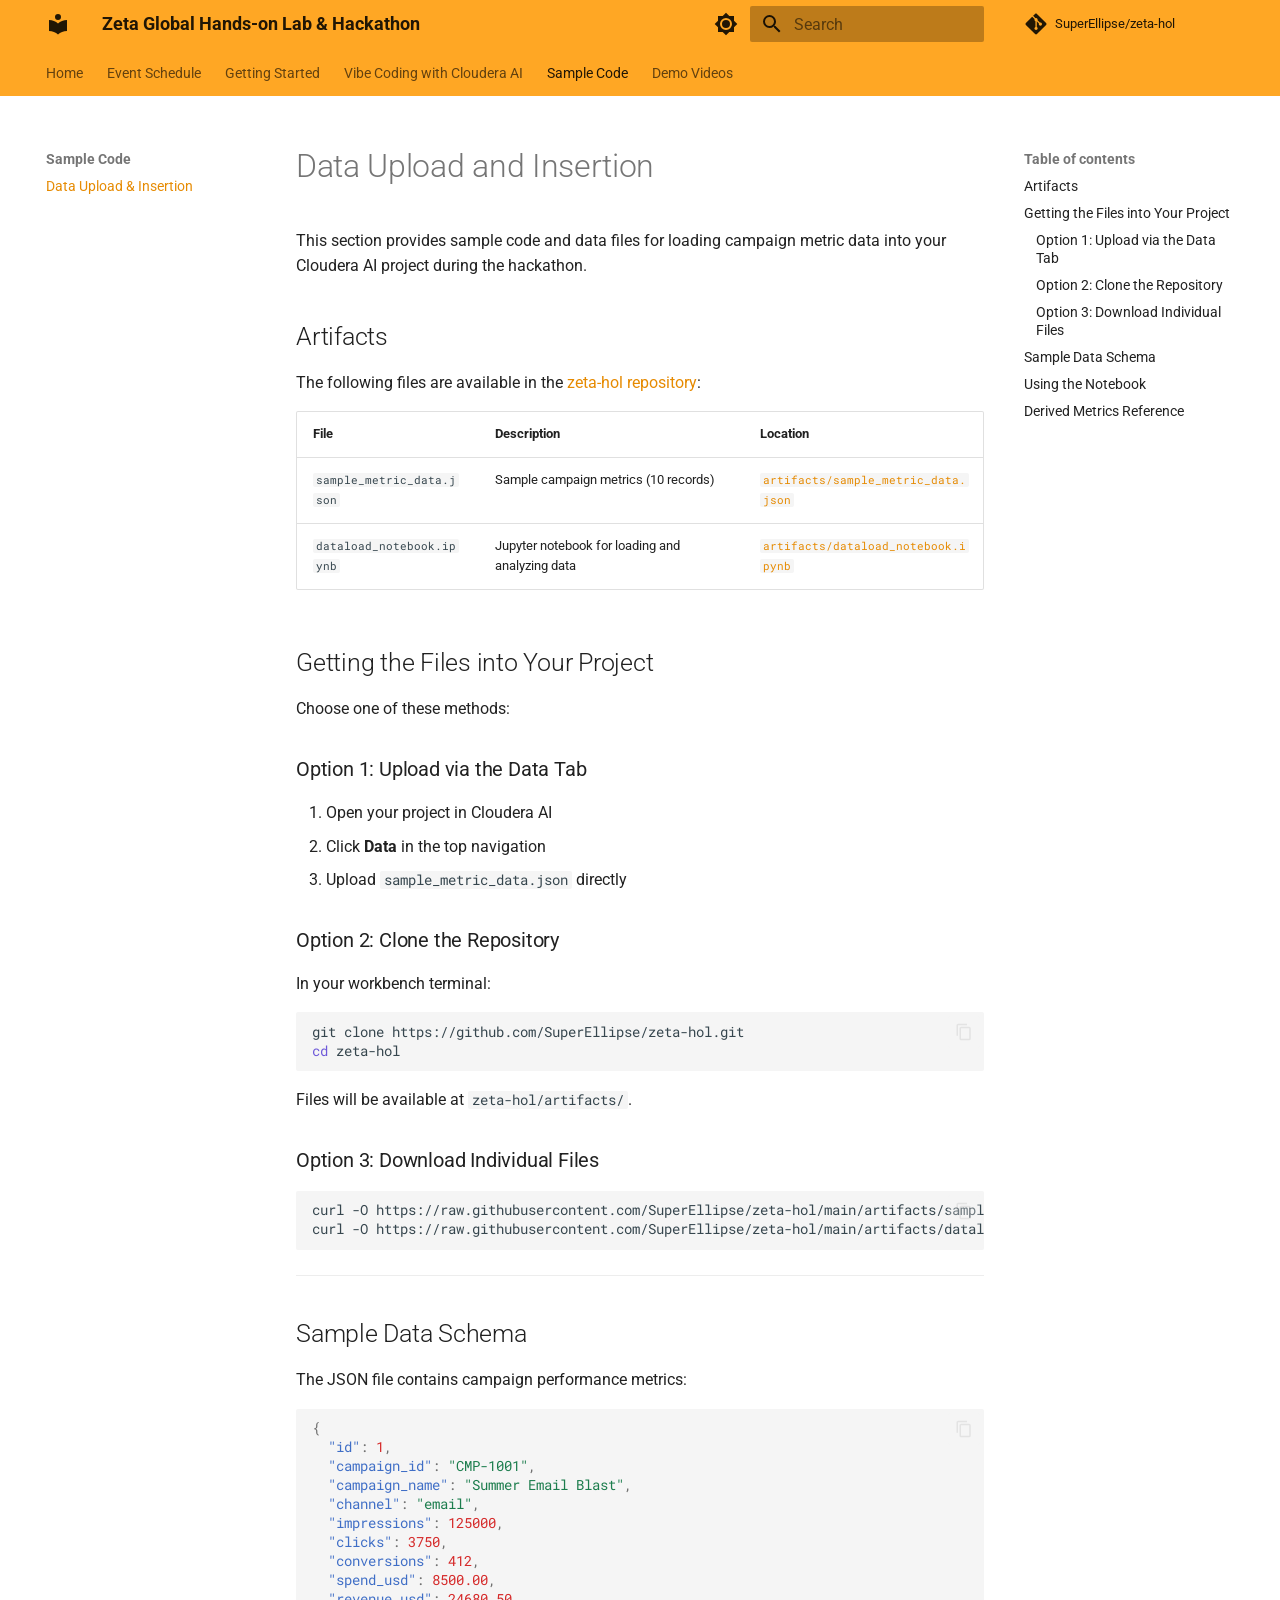
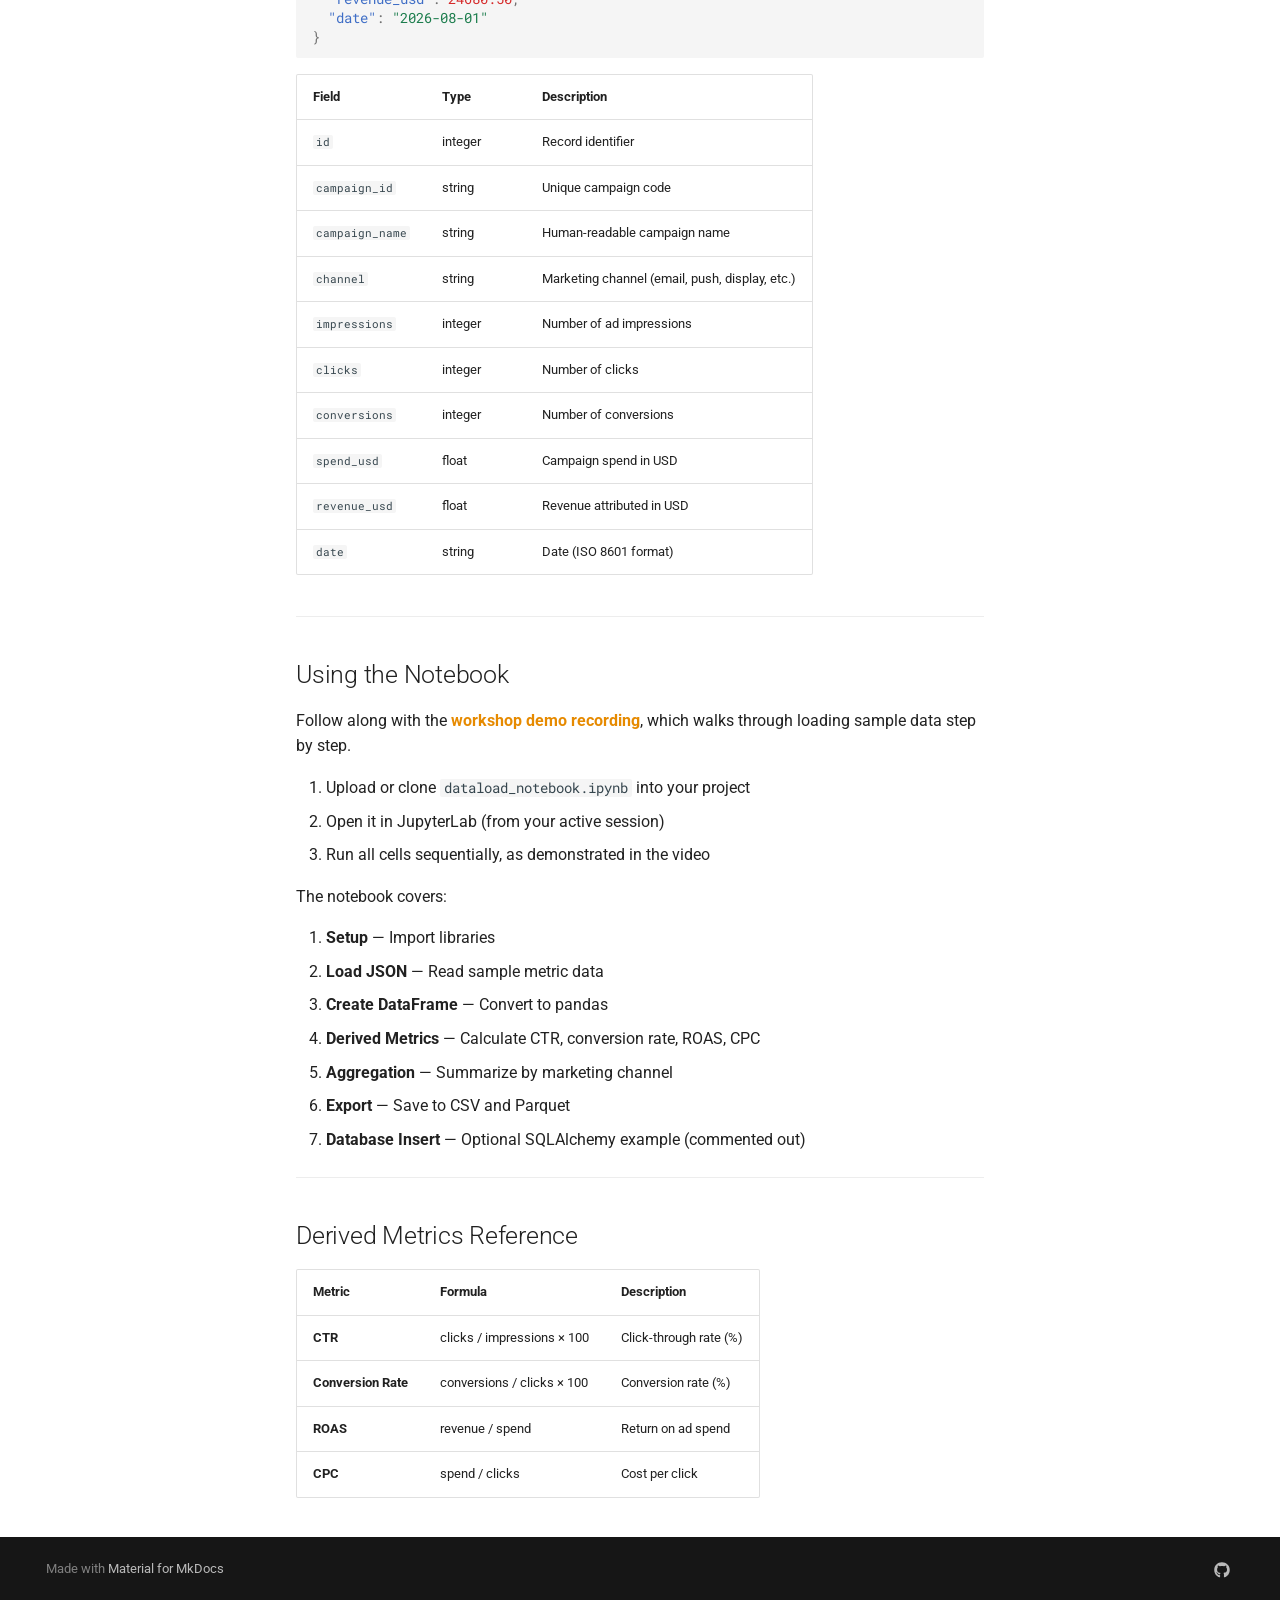
<file: sample-code/data-upload/index.html>
<!doctype html>
<html lang="en" class="no-js">
  <head>
    
      <meta charset="utf-8">
      <meta name="viewport" content="width=device-width,initial-scale=1">
      
        <meta name="description" content="Cloudera AI workshop guide for Zeta Global technical teams">
      
      
      
        <link rel="canonical" href="https://superellipse.github.io/zeta-hol/sample-code/data-upload/">
      
      
        <link rel="prev" href="../../vibe-coding/claude-private-model/">
      
      
        <link rel="next" href="../../demo-videos/">
      
      
        
      
      
      <link rel="icon" href="../../assets/images/favicon.png">
      <meta name="generator" content="mkdocs-1.6.1, mkdocs-material-9.7.7">
    
    
      
        <title>Data Upload & Insertion - Zeta Global Hands-on Lab & Hackathon</title>
      
    
    
      <link rel="stylesheet" href="../../assets/stylesheets/main.ec1eaa64.min.css">
      
        
        <link rel="stylesheet" href="../../assets/stylesheets/palette.ab4e12ef.min.css">
      
      


    
    
      
    
    
      
        
        
        <link rel="preconnect" href="https://fonts.gstatic.com" crossorigin>
        <link rel="stylesheet" href="https://fonts.googleapis.com/css?family=Roboto:300,300i,400,400i,700,700i%7CRoboto+Mono:400,400i,700,700i&display=fallback">
        <style>:root{--md-text-font:"Roboto";--md-code-font:"Roboto Mono"}</style>
      
    
    
      <link rel="stylesheet" href="../../stylesheets/extra.css">
    
    <script>__md_scope=new URL("../..",location),__md_hash=e=>[...e].reduce(((e,_)=>(e<<5)-e+_.charCodeAt(0)),0),__md_get=(e,_=localStorage,t=__md_scope)=>JSON.parse(_.getItem(t.pathname+"."+e)),__md_set=(e,_,t=localStorage,a=__md_scope)=>{try{t.setItem(a.pathname+"."+e,JSON.stringify(_))}catch(e){}}</script>
    
      

    
    
  </head>
  
  
    
    
      
    
    
    
    
    <body dir="ltr" data-md-color-scheme="default" data-md-color-primary="orange" data-md-color-accent="deep-orange">
  
    
    <input class="md-toggle" data-md-toggle="drawer" type="checkbox" id="__drawer" autocomplete="off">
    <input class="md-toggle" data-md-toggle="search" type="checkbox" id="__search" autocomplete="off">
    <label class="md-overlay" for="__drawer"></label>
    <div data-md-component="skip">
      
        
        <a href="#data-upload-and-insertion" class="md-skip">
          Skip to content
        </a>
      
    </div>
    <div data-md-component="announce">
      
    </div>
    
    
      

<header class="md-header" data-md-component="header">
  <nav class="md-header__inner md-grid" aria-label="Header">
    <a href="../.." title="Zeta Global Hands-on Lab &amp; Hackathon" class="md-header__button md-logo" aria-label="Zeta Global Hands-on Lab & Hackathon" data-md-component="logo">
      
  
  <svg xmlns="http://www.w3.org/2000/svg" viewBox="0 0 24 24"><path d="M12 8a3 3 0 0 0 3-3 3 3 0 0 0-3-3 3 3 0 0 0-3 3 3 3 0 0 0 3 3m0 3.54C9.64 9.35 6.5 8 3 8v11c3.5 0 6.64 1.35 9 3.54 2.36-2.19 5.5-3.54 9-3.54V8c-3.5 0-6.64 1.35-9 3.54"/></svg>

    </a>
    <label class="md-header__button md-icon" for="__drawer">
      
      <svg xmlns="http://www.w3.org/2000/svg" viewBox="0 0 24 24"><path d="M3 6h18v2H3zm0 5h18v2H3zm0 5h18v2H3z"/></svg>
    </label>
    <div class="md-header__title" data-md-component="header-title">
      <div class="md-header__ellipsis">
        <div class="md-header__topic">
          <span class="md-ellipsis">
            Zeta Global Hands-on Lab & Hackathon
          </span>
        </div>
        <div class="md-header__topic" data-md-component="header-topic">
          <span class="md-ellipsis">
            
              Data Upload & Insertion
            
          </span>
        </div>
      </div>
    </div>
    
      
        <form class="md-header__option" data-md-component="palette">
  
    
    
    
    <input class="md-option" data-md-color-media="" data-md-color-scheme="default" data-md-color-primary="orange" data-md-color-accent="deep-orange"  aria-label="Switch to dark mode"  type="radio" name="__palette" id="__palette_0">
    
      <label class="md-header__button md-icon" title="Switch to dark mode" for="__palette_1" hidden>
        <svg xmlns="http://www.w3.org/2000/svg" viewBox="0 0 24 24"><path d="M12 8a4 4 0 0 0-4 4 4 4 0 0 0 4 4 4 4 0 0 0 4-4 4 4 0 0 0-4-4m0 10a6 6 0 0 1-6-6 6 6 0 0 1 6-6 6 6 0 0 1 6 6 6 6 0 0 1-6 6m8-9.31V4h-4.69L12 .69 8.69 4H4v4.69L.69 12 4 15.31V20h4.69L12 23.31 15.31 20H20v-4.69L23.31 12z"/></svg>
      </label>
    
  
    
    
    
    <input class="md-option" data-md-color-media="" data-md-color-scheme="slate" data-md-color-primary="orange" data-md-color-accent="deep-orange"  aria-label="Switch to light mode"  type="radio" name="__palette" id="__palette_1">
    
      <label class="md-header__button md-icon" title="Switch to light mode" for="__palette_0" hidden>
        <svg xmlns="http://www.w3.org/2000/svg" viewBox="0 0 24 24"><path d="M12 18c-.89 0-1.74-.2-2.5-.55C11.56 16.5 13 14.42 13 12s-1.44-4.5-3.5-5.45C10.26 6.2 11.11 6 12 6a6 6 0 0 1 6 6 6 6 0 0 1-6 6m8-9.31V4h-4.69L12 .69 8.69 4H4v4.69L.69 12 4 15.31V20h4.69L12 23.31 15.31 20H20v-4.69L23.31 12z"/></svg>
      </label>
    
  
</form>
      
    
    
      <script>var palette=__md_get("__palette");if(palette&&palette.color){if("(prefers-color-scheme)"===palette.color.media){var media=matchMedia("(prefers-color-scheme: light)"),input=document.querySelector(media.matches?"[data-md-color-media='(prefers-color-scheme: light)']":"[data-md-color-media='(prefers-color-scheme: dark)']");palette.color.media=input.getAttribute("data-md-color-media"),palette.color.scheme=input.getAttribute("data-md-color-scheme"),palette.color.primary=input.getAttribute("data-md-color-primary"),palette.color.accent=input.getAttribute("data-md-color-accent")}for(var[key,value]of Object.entries(palette.color))document.body.setAttribute("data-md-color-"+key,value)}</script>
    
    
    
      
      
        <label class="md-header__button md-icon" for="__search">
          
          <svg xmlns="http://www.w3.org/2000/svg" viewBox="0 0 24 24"><path d="M9.5 3A6.5 6.5 0 0 1 16 9.5c0 1.61-.59 3.09-1.56 4.23l.27.27h.79l5 5-1.5 1.5-5-5v-.79l-.27-.27A6.52 6.52 0 0 1 9.5 16 6.5 6.5 0 0 1 3 9.5 6.5 6.5 0 0 1 9.5 3m0 2C7 5 5 7 5 9.5S7 14 9.5 14 14 12 14 9.5 12 5 9.5 5"/></svg>
        </label>
        <div class="md-search" data-md-component="search" role="dialog">
  <label class="md-search__overlay" for="__search"></label>
  <div class="md-search__inner" role="search">
    <form class="md-search__form" name="search">
      <input type="text" class="md-search__input" name="query" aria-label="Search" placeholder="Search" autocapitalize="off" autocorrect="off" autocomplete="off" spellcheck="false" data-md-component="search-query" required>
      <label class="md-search__icon md-icon" for="__search">
        
        <svg xmlns="http://www.w3.org/2000/svg" viewBox="0 0 24 24"><path d="M9.5 3A6.5 6.5 0 0 1 16 9.5c0 1.61-.59 3.09-1.56 4.23l.27.27h.79l5 5-1.5 1.5-5-5v-.79l-.27-.27A6.52 6.52 0 0 1 9.5 16 6.5 6.5 0 0 1 3 9.5 6.5 6.5 0 0 1 9.5 3m0 2C7 5 5 7 5 9.5S7 14 9.5 14 14 12 14 9.5 12 5 9.5 5"/></svg>
        
        <svg xmlns="http://www.w3.org/2000/svg" viewBox="0 0 24 24"><path d="M20 11v2H8l5.5 5.5-1.42 1.42L4.16 12l7.92-7.92L13.5 5.5 8 11z"/></svg>
      </label>
      <nav class="md-search__options" aria-label="Search">
        
        <button type="reset" class="md-search__icon md-icon" title="Clear" aria-label="Clear" tabindex="-1">
          
          <svg xmlns="http://www.w3.org/2000/svg" viewBox="0 0 24 24"><path d="M19 6.41 17.59 5 12 10.59 6.41 5 5 6.41 10.59 12 5 17.59 6.41 19 12 13.41 17.59 19 19 17.59 13.41 12z"/></svg>
        </button>
      </nav>
      
        <div class="md-search__suggest" data-md-component="search-suggest"></div>
      
    </form>
    <div class="md-search__output">
      <div class="md-search__scrollwrap" tabindex="0" data-md-scrollfix>
        <div class="md-search-result" data-md-component="search-result">
          <div class="md-search-result__meta">
            Initializing search
          </div>
          <ol class="md-search-result__list" role="presentation"></ol>
        </div>
      </div>
    </div>
  </div>
</div>
      
    
    
      <div class="md-header__source">
        <a href="https://github.com/SuperEllipse/zeta-hol" title="Go to repository" class="md-source" data-md-component="source">
  <div class="md-source__icon md-icon">
    
    <svg xmlns="http://www.w3.org/2000/svg" viewBox="0 0 448 512"><!--! Font Awesome Free 7.1.0 by @fontawesome - https://fontawesome.com License - https://fontawesome.com/license/free (Icons: CC BY 4.0, Fonts: SIL OFL 1.1, Code: MIT License) Copyright 2025 Fonticons, Inc.--><path d="M439.6 236.1 244 40.5c-5.4-5.5-12.8-8.5-20.4-8.5s-15 3-20.4 8.4L162.5 81l51.5 51.5c27.1-9.1 52.7 16.8 43.4 43.7l49.7 49.7c34.2-11.8 61.2 31 35.5 56.7-26.5 26.5-70.2-2.9-56-37.3L240.3 199v121.9c25.3 12.5 22.3 41.8 9.1 55-6.4 6.4-15.2 10.1-24.3 10.1s-17.8-3.6-24.3-10.1c-17.6-17.6-11.1-46.9 11.2-56v-123c-20.8-8.5-24.6-30.7-18.6-45L142.6 101 8.5 235.1C3 240.6 0 247.9 0 255.5s3 15 8.5 20.4l195.6 195.7c5.4 5.4 12.7 8.4 20.4 8.4s15-3 20.4-8.4l194.7-194.7c5.4-5.4 8.4-12.8 8.4-20.4s-3-15-8.4-20.4"/></svg>
  </div>
  <div class="md-source__repository">
    SuperEllipse/zeta-hol
  </div>
</a>
      </div>
    
  </nav>
  
</header>
    
    <div class="md-container" data-md-component="container">
      
      
        
          
            
<nav class="md-tabs" aria-label="Tabs" data-md-component="tabs">
  <div class="md-grid">
    <ul class="md-tabs__list">
      
        
  
  
  
  
    <li class="md-tabs__item">
      <a href="../.." class="md-tabs__link">
        
  
  
    
  
  Home

      </a>
    </li>
  

      
        
  
  
  
  
    <li class="md-tabs__item">
      <a href="../../hackathon-schedule/" class="md-tabs__link">
        
  
  
    
  
  Event Schedule

      </a>
    </li>
  

      
        
  
  
  
  
    
    
      <li class="md-tabs__item">
        <a href="../../setup/login-and-project/" class="md-tabs__link">
          
  
  
  Getting Started

        </a>
      </li>
    
  

      
        
  
  
  
  
    
    
      
  
  
  
  
    
    
      <li class="md-tabs__item">
        <a href="../../vibe-coding/cursor-remote-ssh/one-time-setup/" class="md-tabs__link">
          
  
  
  Vibe Coding with Cloudera AI

        </a>
      </li>
    
  

    
  

      
        
  
  
  
    
  
  
    
    
      <li class="md-tabs__item md-tabs__item--active">
        <a href="./" class="md-tabs__link">
          
  
  
  Sample Code

        </a>
      </li>
    
  

      
        
  
  
  
  
    <li class="md-tabs__item">
      <a href="../../demo-videos/" class="md-tabs__link">
        
  
  
    
  
  Demo Videos

      </a>
    </li>
  

      
    </ul>
  </div>
</nav>
          
        
      
      <main class="md-main" data-md-component="main">
        <div class="md-main__inner md-grid">
          
            
              
              <div class="md-sidebar md-sidebar--primary" data-md-component="sidebar" data-md-type="navigation" >
                <div class="md-sidebar__scrollwrap">
                  <div class="md-sidebar__inner">
                    


  


<nav class="md-nav md-nav--primary md-nav--lifted" aria-label="Navigation" data-md-level="0">
  <label class="md-nav__title" for="__drawer">
    <a href="../.." title="Zeta Global Hands-on Lab &amp; Hackathon" class="md-nav__button md-logo" aria-label="Zeta Global Hands-on Lab & Hackathon" data-md-component="logo">
      
  
  <svg xmlns="http://www.w3.org/2000/svg" viewBox="0 0 24 24"><path d="M12 8a3 3 0 0 0 3-3 3 3 0 0 0-3-3 3 3 0 0 0-3 3 3 3 0 0 0 3 3m0 3.54C9.64 9.35 6.5 8 3 8v11c3.5 0 6.64 1.35 9 3.54 2.36-2.19 5.5-3.54 9-3.54V8c-3.5 0-6.64 1.35-9 3.54"/></svg>

    </a>
    Zeta Global Hands-on Lab & Hackathon
  </label>
  
    <div class="md-nav__source">
      <a href="https://github.com/SuperEllipse/zeta-hol" title="Go to repository" class="md-source" data-md-component="source">
  <div class="md-source__icon md-icon">
    
    <svg xmlns="http://www.w3.org/2000/svg" viewBox="0 0 448 512"><!--! Font Awesome Free 7.1.0 by @fontawesome - https://fontawesome.com License - https://fontawesome.com/license/free (Icons: CC BY 4.0, Fonts: SIL OFL 1.1, Code: MIT License) Copyright 2025 Fonticons, Inc.--><path d="M439.6 236.1 244 40.5c-5.4-5.5-12.8-8.5-20.4-8.5s-15 3-20.4 8.4L162.5 81l51.5 51.5c27.1-9.1 52.7 16.8 43.4 43.7l49.7 49.7c34.2-11.8 61.2 31 35.5 56.7-26.5 26.5-70.2-2.9-56-37.3L240.3 199v121.9c25.3 12.5 22.3 41.8 9.1 55-6.4 6.4-15.2 10.1-24.3 10.1s-17.8-3.6-24.3-10.1c-17.6-17.6-11.1-46.9 11.2-56v-123c-20.8-8.5-24.6-30.7-18.6-45L142.6 101 8.5 235.1C3 240.6 0 247.9 0 255.5s3 15 8.5 20.4l195.6 195.7c5.4 5.4 12.7 8.4 20.4 8.4s15-3 20.4-8.4l194.7-194.7c5.4-5.4 8.4-12.8 8.4-20.4s-3-15-8.4-20.4"/></svg>
  </div>
  <div class="md-source__repository">
    SuperEllipse/zeta-hol
  </div>
</a>
    </div>
  
  <ul class="md-nav__list" data-md-scrollfix>
    
      
      
  
  
  
  
    <li class="md-nav__item">
      <a href="../.." class="md-nav__link">
        
  
  
  <span class="md-ellipsis">
    
  
    Home
  

    
  </span>
  
  

      </a>
    </li>
  

    
      
      
  
  
  
  
    <li class="md-nav__item">
      <a href="../../hackathon-schedule/" class="md-nav__link">
        
  
  
  <span class="md-ellipsis">
    
  
    Event Schedule
  

    
  </span>
  
  

      </a>
    </li>
  

    
      
      
  
  
  
  
    
    
    
    
      
      
        
      
    
    
    <li class="md-nav__item md-nav__item--nested">
      
        
        
          
        
        <input class="md-nav__toggle md-toggle md-toggle--indeterminate" type="checkbox" id="__nav_3" >
        
          
          <label class="md-nav__link" for="__nav_3" id="__nav_3_label" tabindex="0">
            
  
  
  <span class="md-ellipsis">
    
  
    Getting Started
  

    
  </span>
  
  

            <span class="md-nav__icon md-icon"></span>
          </label>
        
        <nav class="md-nav" data-md-level="1" aria-labelledby="__nav_3_label" aria-expanded="false">
          <label class="md-nav__title" for="__nav_3">
            <span class="md-nav__icon md-icon"></span>
            
  
    Getting Started
  

          </label>
          <ul class="md-nav__list" data-md-scrollfix>
            
              
                
  
  
  
  
    <li class="md-nav__item">
      <a href="../../setup/login-and-project/" class="md-nav__link">
        
  
  
  <span class="md-ellipsis">
    
  
    Login & Workbench Setup
  

    
  </span>
  
  

      </a>
    </li>
  

              
            
              
                
  
  
  
  
    <li class="md-nav__item">
      <a href="../../setup/project-and-runtimes/" class="md-nav__link">
        
  
  
  <span class="md-ellipsis">
    
  
    Project Creation & Runtimes
  

    
  </span>
  
  

      </a>
    </li>
  

              
            
          </ul>
        </nav>
      
    </li>
  

    
      
      
  
  
  
  
    
    
    
    
      
      
        
      
    
    
    <li class="md-nav__item md-nav__item--nested">
      
        
        
          
        
        <input class="md-nav__toggle md-toggle md-toggle--indeterminate" type="checkbox" id="__nav_4" >
        
          
          <label class="md-nav__link" for="__nav_4" id="__nav_4_label" tabindex="0">
            
  
  
  <span class="md-ellipsis">
    
  
    Vibe Coding with Cloudera AI
  

    
  </span>
  
  

            <span class="md-nav__icon md-icon"></span>
          </label>
        
        <nav class="md-nav" data-md-level="1" aria-labelledby="__nav_4_label" aria-expanded="false">
          <label class="md-nav__title" for="__nav_4">
            <span class="md-nav__icon md-icon"></span>
            
  
    Vibe Coding with Cloudera AI
  

          </label>
          <ul class="md-nav__list" data-md-scrollfix>
            
              
                
  
  
  
  
    
    
    
    
      
      
        
      
    
    
    <li class="md-nav__item md-nav__item--nested">
      
        
        
          
        
        <input class="md-nav__toggle md-toggle md-toggle--indeterminate" type="checkbox" id="__nav_4_1" >
        
          
          <label class="md-nav__link" for="__nav_4_1" id="__nav_4_1_label" tabindex="0">
            
  
  
  <span class="md-ellipsis">
    
  
    Cursor with Remote SSH
  

    
  </span>
  
  

            <span class="md-nav__icon md-icon"></span>
          </label>
        
        <nav class="md-nav" data-md-level="2" aria-labelledby="__nav_4_1_label" aria-expanded="false">
          <label class="md-nav__title" for="__nav_4_1">
            <span class="md-nav__icon md-icon"></span>
            
  
    Cursor with Remote SSH
  

          </label>
          <ul class="md-nav__list" data-md-scrollfix>
            
              
                
  
  
  
  
    <li class="md-nav__item">
      <a href="../../vibe-coding/cursor-remote-ssh/one-time-setup/" class="md-nav__link">
        
  
  
  <span class="md-ellipsis">
    
  
    One-time Setup
  

    
  </span>
  
  

      </a>
    </li>
  

              
            
              
                
  
  
  
  
    <li class="md-nav__item">
      <a href="../../vibe-coding/cursor-remote-ssh/connect-each-session/" class="md-nav__link">
        
  
  
  <span class="md-ellipsis">
    
  
    Connect each session
  

    
  </span>
  
  

      </a>
    </li>
  

              
            
              
                
  
  
  
  
    <li class="md-nav__item">
      <a href="../../vibe-coding/cursor-remote-ssh/testing-cursor/" class="md-nav__link">
        
  
  
  <span class="md-ellipsis">
    
  
    Testing Cursor
  

    
  </span>
  
  

      </a>
    </li>
  

              
            
          </ul>
        </nav>
      
    </li>
  

              
            
              
                
  
  
  
  
    <li class="md-nav__item">
      <a href="../../vibe-coding/claude-private-model/" class="md-nav__link">
        
  
  
  <span class="md-ellipsis">
    
  
    Claude with Private Model
  

    
  </span>
  
  

      </a>
    </li>
  

              
            
          </ul>
        </nav>
      
    </li>
  

    
      
      
  
  
    
  
  
  
    
    
    
    
      
        
        
      
      
        
      
    
    
    <li class="md-nav__item md-nav__item--active md-nav__item--section md-nav__item--nested">
      
        
        
        <input class="md-nav__toggle md-toggle " type="checkbox" id="__nav_5" checked>
        
          
          <label class="md-nav__link" for="__nav_5" id="__nav_5_label" tabindex="">
            
  
  
  <span class="md-ellipsis">
    
  
    Sample Code
  

    
  </span>
  
  

            <span class="md-nav__icon md-icon"></span>
          </label>
        
        <nav class="md-nav" data-md-level="1" aria-labelledby="__nav_5_label" aria-expanded="true">
          <label class="md-nav__title" for="__nav_5">
            <span class="md-nav__icon md-icon"></span>
            
  
    Sample Code
  

          </label>
          <ul class="md-nav__list" data-md-scrollfix>
            
              
                
  
  
    
  
  
  
    <li class="md-nav__item md-nav__item--active">
      
      <input class="md-nav__toggle md-toggle" type="checkbox" id="__toc">
      
      
        
      
      
        <label class="md-nav__link md-nav__link--active" for="__toc">
          
  
  
  <span class="md-ellipsis">
    
  
    Data Upload & Insertion
  

    
  </span>
  
  

          <span class="md-nav__icon md-icon"></span>
        </label>
      
      <a href="./" class="md-nav__link md-nav__link--active">
        
  
  
  <span class="md-ellipsis">
    
  
    Data Upload & Insertion
  

    
  </span>
  
  

      </a>
      
        

<nav class="md-nav md-nav--secondary" aria-label="Table of contents">
  
  
  
    
  
  
    <label class="md-nav__title" for="__toc">
      <span class="md-nav__icon md-icon"></span>
      Table of contents
    </label>
    <ul class="md-nav__list" data-md-component="toc" data-md-scrollfix>
      
        <li class="md-nav__item">
  <a href="#artifacts" class="md-nav__link">
    <span class="md-ellipsis">
      
        Artifacts
      
    </span>
  </a>
  
</li>
      
        <li class="md-nav__item">
  <a href="#getting-the-files-into-your-project" class="md-nav__link">
    <span class="md-ellipsis">
      
        Getting the Files into Your Project
      
    </span>
  </a>
  
    <nav class="md-nav" aria-label="Getting the Files into Your Project">
      <ul class="md-nav__list">
        
          <li class="md-nav__item">
  <a href="#option-1-upload-via-the-data-tab" class="md-nav__link">
    <span class="md-ellipsis">
      
        Option 1: Upload via the Data Tab
      
    </span>
  </a>
  
</li>
        
          <li class="md-nav__item">
  <a href="#option-2-clone-the-repository" class="md-nav__link">
    <span class="md-ellipsis">
      
        Option 2: Clone the Repository
      
    </span>
  </a>
  
</li>
        
          <li class="md-nav__item">
  <a href="#option-3-download-individual-files" class="md-nav__link">
    <span class="md-ellipsis">
      
        Option 3: Download Individual Files
      
    </span>
  </a>
  
</li>
        
      </ul>
    </nav>
  
</li>
      
        <li class="md-nav__item">
  <a href="#sample-data-schema" class="md-nav__link">
    <span class="md-ellipsis">
      
        Sample Data Schema
      
    </span>
  </a>
  
</li>
      
        <li class="md-nav__item">
  <a href="#using-the-notebook" class="md-nav__link">
    <span class="md-ellipsis">
      
        Using the Notebook
      
    </span>
  </a>
  
</li>
      
        <li class="md-nav__item">
  <a href="#derived-metrics-reference" class="md-nav__link">
    <span class="md-ellipsis">
      
        Derived Metrics Reference
      
    </span>
  </a>
  
</li>
      
    </ul>
  
</nav>
      
    </li>
  

              
            
          </ul>
        </nav>
      
    </li>
  

    
      
      
  
  
  
  
    <li class="md-nav__item">
      <a href="../../demo-videos/" class="md-nav__link">
        
  
  
  <span class="md-ellipsis">
    
  
    Demo Videos
  

    
  </span>
  
  

      </a>
    </li>
  

    
  </ul>
</nav>
                  </div>
                </div>
              </div>
            
            
              
              <div class="md-sidebar md-sidebar--secondary" data-md-component="sidebar" data-md-type="toc" >
                <div class="md-sidebar__scrollwrap">
                  <div class="md-sidebar__inner">
                    

<nav class="md-nav md-nav--secondary" aria-label="Table of contents">
  
  
  
    
  
  
    <label class="md-nav__title" for="__toc">
      <span class="md-nav__icon md-icon"></span>
      Table of contents
    </label>
    <ul class="md-nav__list" data-md-component="toc" data-md-scrollfix>
      
        <li class="md-nav__item">
  <a href="#artifacts" class="md-nav__link">
    <span class="md-ellipsis">
      
        Artifacts
      
    </span>
  </a>
  
</li>
      
        <li class="md-nav__item">
  <a href="#getting-the-files-into-your-project" class="md-nav__link">
    <span class="md-ellipsis">
      
        Getting the Files into Your Project
      
    </span>
  </a>
  
    <nav class="md-nav" aria-label="Getting the Files into Your Project">
      <ul class="md-nav__list">
        
          <li class="md-nav__item">
  <a href="#option-1-upload-via-the-data-tab" class="md-nav__link">
    <span class="md-ellipsis">
      
        Option 1: Upload via the Data Tab
      
    </span>
  </a>
  
</li>
        
          <li class="md-nav__item">
  <a href="#option-2-clone-the-repository" class="md-nav__link">
    <span class="md-ellipsis">
      
        Option 2: Clone the Repository
      
    </span>
  </a>
  
</li>
        
          <li class="md-nav__item">
  <a href="#option-3-download-individual-files" class="md-nav__link">
    <span class="md-ellipsis">
      
        Option 3: Download Individual Files
      
    </span>
  </a>
  
</li>
        
      </ul>
    </nav>
  
</li>
      
        <li class="md-nav__item">
  <a href="#sample-data-schema" class="md-nav__link">
    <span class="md-ellipsis">
      
        Sample Data Schema
      
    </span>
  </a>
  
</li>
      
        <li class="md-nav__item">
  <a href="#using-the-notebook" class="md-nav__link">
    <span class="md-ellipsis">
      
        Using the Notebook
      
    </span>
  </a>
  
</li>
      
        <li class="md-nav__item">
  <a href="#derived-metrics-reference" class="md-nav__link">
    <span class="md-ellipsis">
      
        Derived Metrics Reference
      
    </span>
  </a>
  
</li>
      
    </ul>
  
</nav>
                  </div>
                </div>
              </div>
            
          
          
            <div class="md-content" data-md-component="content">
              
              <article class="md-content__inner md-typeset">
                
                  


  
  


<h1 id="data-upload-and-insertion">Data Upload and Insertion<a class="headerlink" href="#data-upload-and-insertion" title="Permanent link">&para;</a></h1>
<p>This section provides sample code and data files for loading campaign metric data into your Cloudera AI project during the hackathon.</p>
<h2 id="artifacts">Artifacts<a class="headerlink" href="#artifacts" title="Permanent link">&para;</a></h2>
<p>The following files are available in the <a href="https://github.com/SuperEllipse/zeta-hol">zeta-hol repository</a>:</p>
<table>
<thead>
<tr>
<th>File</th>
<th>Description</th>
<th>Location</th>
</tr>
</thead>
<tbody>
<tr>
<td><code>sample_metric_data.json</code></td>
<td>Sample campaign metrics (10 records)</td>
<td><a href="https://github.com/SuperEllipse/zeta-hol/blob/main/artifacts/sample_metric_data.json"><code>artifacts/sample_metric_data.json</code></a></td>
</tr>
<tr>
<td><code>dataload_notebook.ipynb</code></td>
<td>Jupyter notebook for loading and analyzing data</td>
<td><a href="https://github.com/SuperEllipse/zeta-hol/blob/main/artifacts/dataload_notebook.ipynb"><code>artifacts/dataload_notebook.ipynb</code></a></td>
</tr>
</tbody>
</table>
<h2 id="getting-the-files-into-your-project">Getting the Files into Your Project<a class="headerlink" href="#getting-the-files-into-your-project" title="Permanent link">&para;</a></h2>
<p>Choose one of these methods:</p>
<h3 id="option-1-upload-via-the-data-tab">Option 1: Upload via the Data Tab<a class="headerlink" href="#option-1-upload-via-the-data-tab" title="Permanent link">&para;</a></h3>
<ol>
<li>Open your project in Cloudera AI</li>
<li>Click <strong>Data</strong> in the top navigation</li>
<li>Upload <code>sample_metric_data.json</code> directly</li>
</ol>
<h3 id="option-2-clone-the-repository">Option 2: Clone the Repository<a class="headerlink" href="#option-2-clone-the-repository" title="Permanent link">&para;</a></h3>
<p>In your workbench terminal:</p>
<div class="highlight"><pre><span></span><code><a id="__codelineno-0-1" name="__codelineno-0-1" href="#__codelineno-0-1"></a>git<span class="w"> </span>clone<span class="w"> </span>https://github.com/SuperEllipse/zeta-hol.git
<a id="__codelineno-0-2" name="__codelineno-0-2" href="#__codelineno-0-2"></a><span class="nb">cd</span><span class="w"> </span>zeta-hol
</code></pre></div>
<p>Files will be available at <code>zeta-hol/artifacts/</code>.</p>
<h3 id="option-3-download-individual-files">Option 3: Download Individual Files<a class="headerlink" href="#option-3-download-individual-files" title="Permanent link">&para;</a></h3>
<div class="highlight"><pre><span></span><code><a id="__codelineno-1-1" name="__codelineno-1-1" href="#__codelineno-1-1"></a>curl<span class="w"> </span>-O<span class="w"> </span>https://raw.githubusercontent.com/SuperEllipse/zeta-hol/main/artifacts/sample_metric_data.json
<a id="__codelineno-1-2" name="__codelineno-1-2" href="#__codelineno-1-2"></a>curl<span class="w"> </span>-O<span class="w"> </span>https://raw.githubusercontent.com/SuperEllipse/zeta-hol/main/artifacts/dataload_notebook.ipynb
</code></pre></div>
<hr />
<h2 id="sample-data-schema">Sample Data Schema<a class="headerlink" href="#sample-data-schema" title="Permanent link">&para;</a></h2>
<p>The JSON file contains campaign performance metrics:</p>
<div class="highlight"><pre><span></span><code><a id="__codelineno-2-1" name="__codelineno-2-1" href="#__codelineno-2-1"></a><span class="p">{</span>
<a id="__codelineno-2-2" name="__codelineno-2-2" href="#__codelineno-2-2"></a><span class="w">  </span><span class="nt">&quot;id&quot;</span><span class="p">:</span><span class="w"> </span><span class="mi">1</span><span class="p">,</span>
<a id="__codelineno-2-3" name="__codelineno-2-3" href="#__codelineno-2-3"></a><span class="w">  </span><span class="nt">&quot;campaign_id&quot;</span><span class="p">:</span><span class="w"> </span><span class="s2">&quot;CMP-1001&quot;</span><span class="p">,</span>
<a id="__codelineno-2-4" name="__codelineno-2-4" href="#__codelineno-2-4"></a><span class="w">  </span><span class="nt">&quot;campaign_name&quot;</span><span class="p">:</span><span class="w"> </span><span class="s2">&quot;Summer Email Blast&quot;</span><span class="p">,</span>
<a id="__codelineno-2-5" name="__codelineno-2-5" href="#__codelineno-2-5"></a><span class="w">  </span><span class="nt">&quot;channel&quot;</span><span class="p">:</span><span class="w"> </span><span class="s2">&quot;email&quot;</span><span class="p">,</span>
<a id="__codelineno-2-6" name="__codelineno-2-6" href="#__codelineno-2-6"></a><span class="w">  </span><span class="nt">&quot;impressions&quot;</span><span class="p">:</span><span class="w"> </span><span class="mi">125000</span><span class="p">,</span>
<a id="__codelineno-2-7" name="__codelineno-2-7" href="#__codelineno-2-7"></a><span class="w">  </span><span class="nt">&quot;clicks&quot;</span><span class="p">:</span><span class="w"> </span><span class="mi">3750</span><span class="p">,</span>
<a id="__codelineno-2-8" name="__codelineno-2-8" href="#__codelineno-2-8"></a><span class="w">  </span><span class="nt">&quot;conversions&quot;</span><span class="p">:</span><span class="w"> </span><span class="mi">412</span><span class="p">,</span>
<a id="__codelineno-2-9" name="__codelineno-2-9" href="#__codelineno-2-9"></a><span class="w">  </span><span class="nt">&quot;spend_usd&quot;</span><span class="p">:</span><span class="w"> </span><span class="mf">8500.00</span><span class="p">,</span>
<a id="__codelineno-2-10" name="__codelineno-2-10" href="#__codelineno-2-10"></a><span class="w">  </span><span class="nt">&quot;revenue_usd&quot;</span><span class="p">:</span><span class="w"> </span><span class="mf">24680.50</span><span class="p">,</span>
<a id="__codelineno-2-11" name="__codelineno-2-11" href="#__codelineno-2-11"></a><span class="w">  </span><span class="nt">&quot;date&quot;</span><span class="p">:</span><span class="w"> </span><span class="s2">&quot;2026-08-01&quot;</span>
<a id="__codelineno-2-12" name="__codelineno-2-12" href="#__codelineno-2-12"></a><span class="p">}</span>
</code></pre></div>
<table>
<thead>
<tr>
<th>Field</th>
<th>Type</th>
<th>Description</th>
</tr>
</thead>
<tbody>
<tr>
<td><code>id</code></td>
<td>integer</td>
<td>Record identifier</td>
</tr>
<tr>
<td><code>campaign_id</code></td>
<td>string</td>
<td>Unique campaign code</td>
</tr>
<tr>
<td><code>campaign_name</code></td>
<td>string</td>
<td>Human-readable campaign name</td>
</tr>
<tr>
<td><code>channel</code></td>
<td>string</td>
<td>Marketing channel (email, push, display, etc.)</td>
</tr>
<tr>
<td><code>impressions</code></td>
<td>integer</td>
<td>Number of ad impressions</td>
</tr>
<tr>
<td><code>clicks</code></td>
<td>integer</td>
<td>Number of clicks</td>
</tr>
<tr>
<td><code>conversions</code></td>
<td>integer</td>
<td>Number of conversions</td>
</tr>
<tr>
<td><code>spend_usd</code></td>
<td>float</td>
<td>Campaign spend in USD</td>
</tr>
<tr>
<td><code>revenue_usd</code></td>
<td>float</td>
<td>Revenue attributed in USD</td>
</tr>
<tr>
<td><code>date</code></td>
<td>string</td>
<td>Date (ISO 8601 format)</td>
</tr>
</tbody>
</table>
<hr />
<h2 id="using-the-notebook">Using the Notebook<a class="headerlink" href="#using-the-notebook" title="Permanent link">&para;</a></h2>
<p>Follow along with the <strong><a href="../../demo-videos/">workshop demo recording</a></strong>, which walks through loading sample data step by step.</p>
<ol>
<li>Upload or clone <code>dataload_notebook.ipynb</code> into your project</li>
<li>Open it in JupyterLab (from your active session)</li>
<li>Run all cells sequentially, as demonstrated in the video</li>
</ol>
<p>The notebook covers:</p>
<ol>
<li><strong>Setup</strong> — Import libraries</li>
<li><strong>Load JSON</strong> — Read sample metric data</li>
<li><strong>Create DataFrame</strong> — Convert to pandas</li>
<li><strong>Derived Metrics</strong> — Calculate CTR, conversion rate, ROAS, CPC</li>
<li><strong>Aggregation</strong> — Summarize by marketing channel</li>
<li><strong>Export</strong> — Save to CSV and Parquet</li>
<li><strong>Database Insert</strong> — Optional SQLAlchemy example (commented out)</li>
</ol>
<hr />
<h2 id="derived-metrics-reference">Derived Metrics Reference<a class="headerlink" href="#derived-metrics-reference" title="Permanent link">&para;</a></h2>
<table>
<thead>
<tr>
<th>Metric</th>
<th>Formula</th>
<th>Description</th>
</tr>
</thead>
<tbody>
<tr>
<td><strong>CTR</strong></td>
<td>clicks / impressions × 100</td>
<td>Click-through rate (%)</td>
</tr>
<tr>
<td><strong>Conversion Rate</strong></td>
<td>conversions / clicks × 100</td>
<td>Conversion rate (%)</td>
</tr>
<tr>
<td><strong>ROAS</strong></td>
<td>revenue / spend</td>
<td>Return on ad spend</td>
</tr>
<tr>
<td><strong>CPC</strong></td>
<td>spend / clicks</td>
<td>Cost per click</td>
</tr>
</tbody>
</table>












                
              </article>
            </div>
          
          
<script>var target=document.getElementById(location.hash.slice(1));target&&target.name&&(target.checked=target.name.startsWith("__tabbed_"))</script>
        </div>
        
          <button type="button" class="md-top md-icon" data-md-component="top" hidden>
  
  <svg xmlns="http://www.w3.org/2000/svg" viewBox="0 0 24 24"><path d="M13 20h-2V8l-5.5 5.5-1.42-1.42L12 4.16l7.92 7.92-1.42 1.42L13 8z"/></svg>
  Back to top
</button>
        
      </main>
      
        <footer class="md-footer">
  
  <div class="md-footer-meta md-typeset">
    <div class="md-footer-meta__inner md-grid">
      <div class="md-copyright">
  
  
    Made with
    <a href="https://squidfunk.github.io/mkdocs-material/" target="_blank" rel="noopener">
      Material for MkDocs
    </a>
  
</div>
      
        
<div class="md-social">
  
    
    
    
    
      
      
    
    <a href="https://github.com/SuperEllipse/zeta-hol" target="_blank" rel="noopener" title="github.com" class="md-social__link">
      <svg xmlns="http://www.w3.org/2000/svg" viewBox="0 0 512 512"><!--! Font Awesome Free 7.1.0 by @fontawesome - https://fontawesome.com License - https://fontawesome.com/license/free (Icons: CC BY 4.0, Fonts: SIL OFL 1.1, Code: MIT License) Copyright 2025 Fonticons, Inc.--><path d="M173.9 397.4c0 2-2.3 3.6-5.2 3.6-3.3.3-5.6-1.3-5.6-3.6 0-2 2.3-3.6 5.2-3.6 3-.3 5.6 1.3 5.6 3.6m-31.1-4.5c-.7 2 1.3 4.3 4.3 4.9 2.6 1 5.6 0 6.2-2s-1.3-4.3-4.3-5.2c-2.6-.7-5.5.3-6.2 2.3m44.2-1.7c-2.9.7-4.9 2.6-4.6 4.9.3 2 2.9 3.3 5.9 2.6 2.9-.7 4.9-2.6 4.6-4.6-.3-1.9-3-3.2-5.9-2.9M252.8 8C114.1 8 8 113.3 8 252c0 110.9 69.8 205.8 169.5 239.2 12.8 2.3 17.3-5.6 17.3-12.1 0-6.2-.3-40.4-.3-61.4 0 0-70 15-84.7-29.8 0 0-11.4-29.1-27.8-36.6 0 0-22.9-15.7 1.6-15.4 0 0 24.9 2 38.6 25.8 21.9 38.6 58.6 27.5 72.9 20.9 2.3-16 8.8-27.1 16-33.7-55.9-6.2-112.3-14.3-112.3-110.5 0-27.5 7.6-41.3 23.6-58.9-2.6-6.5-11.1-33.3 2.6-67.9 20.9-6.5 69 27 69 27 20-5.6 41.5-8.5 62.8-8.5s42.8 2.9 62.8 8.5c0 0 48.1-33.6 69-27 13.7 34.7 5.2 61.4 2.6 67.9 16 17.7 25.8 31.5 25.8 58.9 0 96.5-58.9 104.2-114.8 110.5 9.2 7.9 17 22.9 17 46.4 0 33.7-.3 75.4-.3 83.6 0 6.5 4.6 14.4 17.3 12.1C436.2 457.8 504 362.9 504 252 504 113.3 391.5 8 252.8 8M105.2 352.9c-1.3 1-1 3.3.7 5.2 1.6 1.6 3.9 2.3 5.2 1 1.3-1 1-3.3-.7-5.2-1.6-1.6-3.9-2.3-5.2-1m-10.8-8.1c-.7 1.3.3 2.9 2.3 3.9 1.6 1 3.6.7 4.3-.7.7-1.3-.3-2.9-2.3-3.9-2-.6-3.6-.3-4.3.7m32.4 35.6c-1.6 1.3-1 4.3 1.3 6.2 2.3 2.3 5.2 2.6 6.5 1 1.3-1.3.7-4.3-1.3-6.2-2.2-2.3-5.2-2.6-6.5-1m-11.4-14.7c-1.6 1-1.6 3.6 0 5.9s4.3 3.3 5.6 2.3c1.6-1.3 1.6-3.9 0-6.2-1.4-2.3-4-3.3-5.6-2"/></svg>
    </a>
  
</div>
      
    </div>
  </div>
</footer>
      
    </div>
    <div class="md-dialog" data-md-component="dialog">
      <div class="md-dialog__inner md-typeset"></div>
    </div>
    
    
    
      
      
      <script id="__config" type="application/json">{"annotate": null, "base": "../..", "features": ["navigation.tabs", "navigation.sections", "navigation.expand", "navigation.top", "search.suggest", "search.highlight", "content.code.copy", "toc.follow"], "search": "../../assets/javascripts/workers/search.2c215733.min.js", "tags": null, "translations": {"clipboard.copied": "Copied to clipboard", "clipboard.copy": "Copy to clipboard", "search.result.more.one": "1 more on this page", "search.result.more.other": "# more on this page", "search.result.none": "No matching documents", "search.result.one": "1 matching document", "search.result.other": "# matching documents", "search.result.placeholder": "Type to start searching", "search.result.term.missing": "Missing", "select.version": "Select version"}, "version": null}</script>
    
    
      <script src="../../assets/javascripts/bundle.d7400e89.min.js"></script>
      
    
  </body>
</html>
</file>
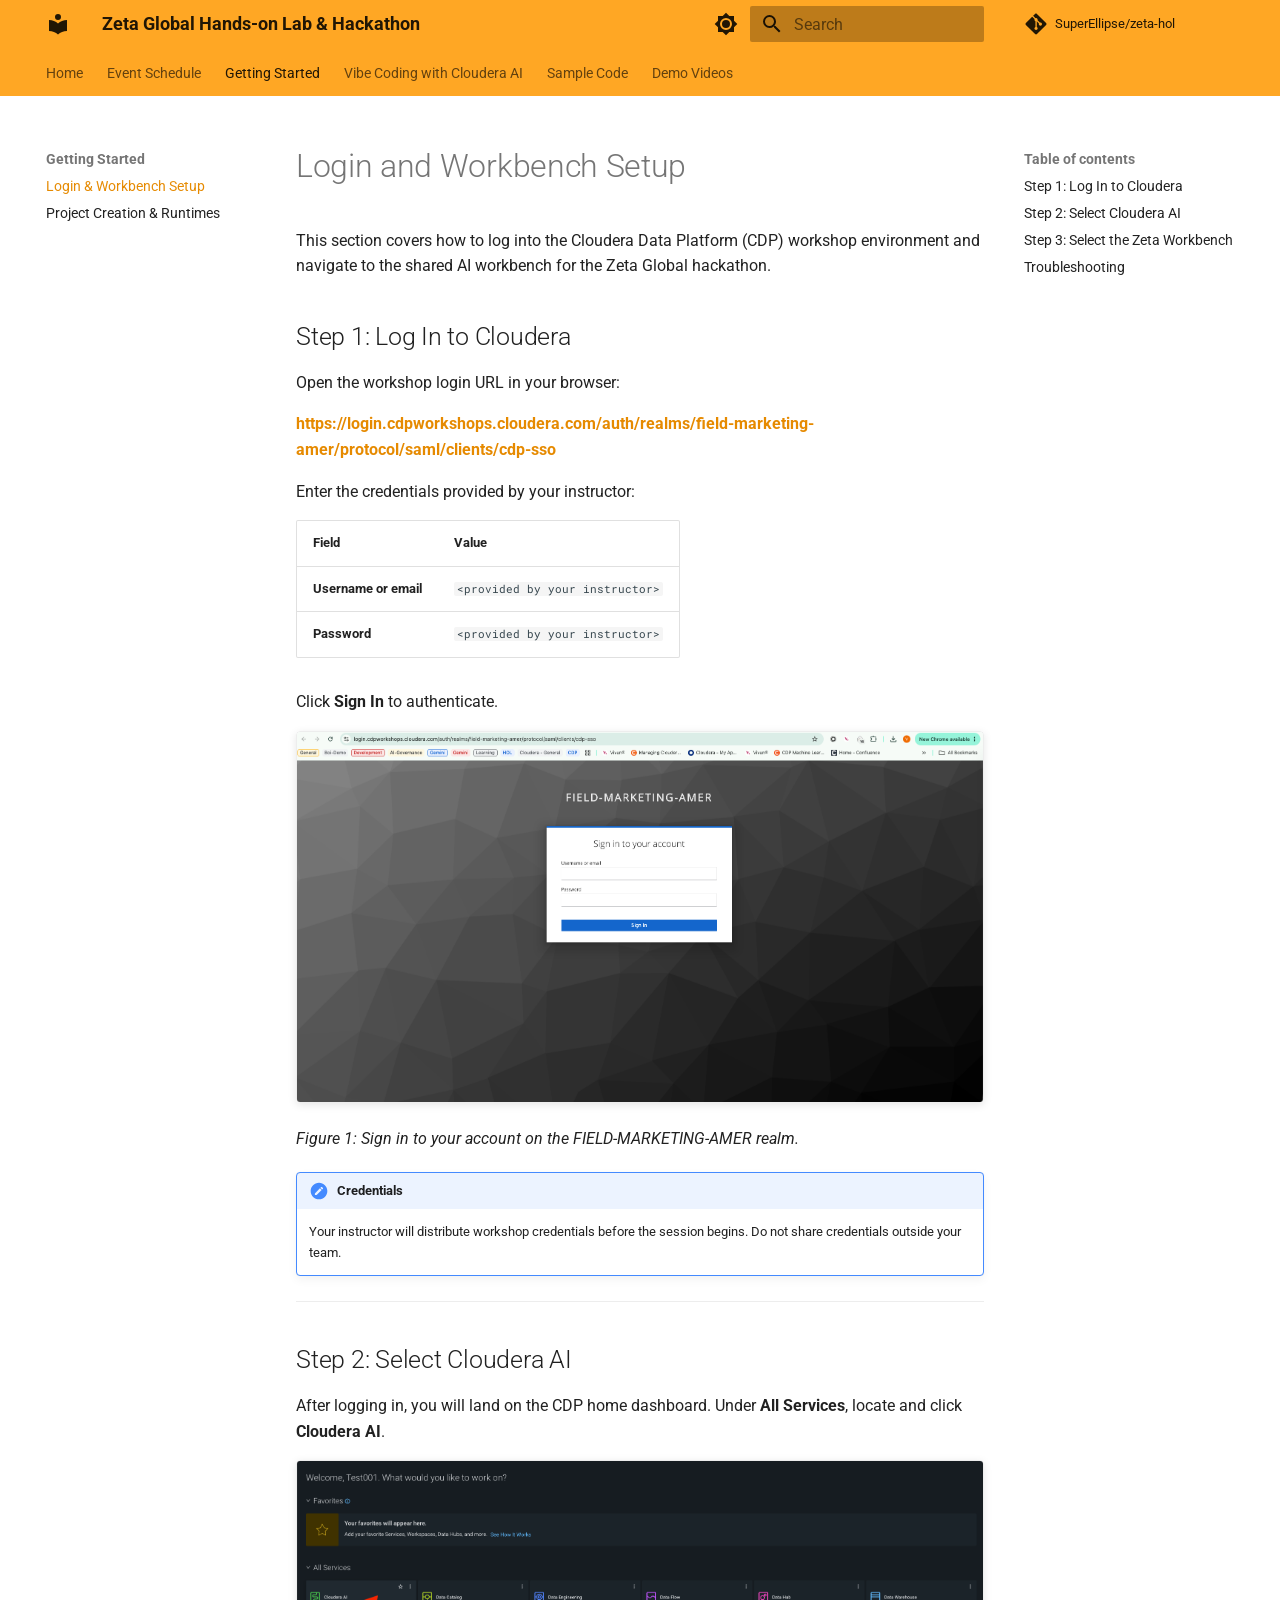
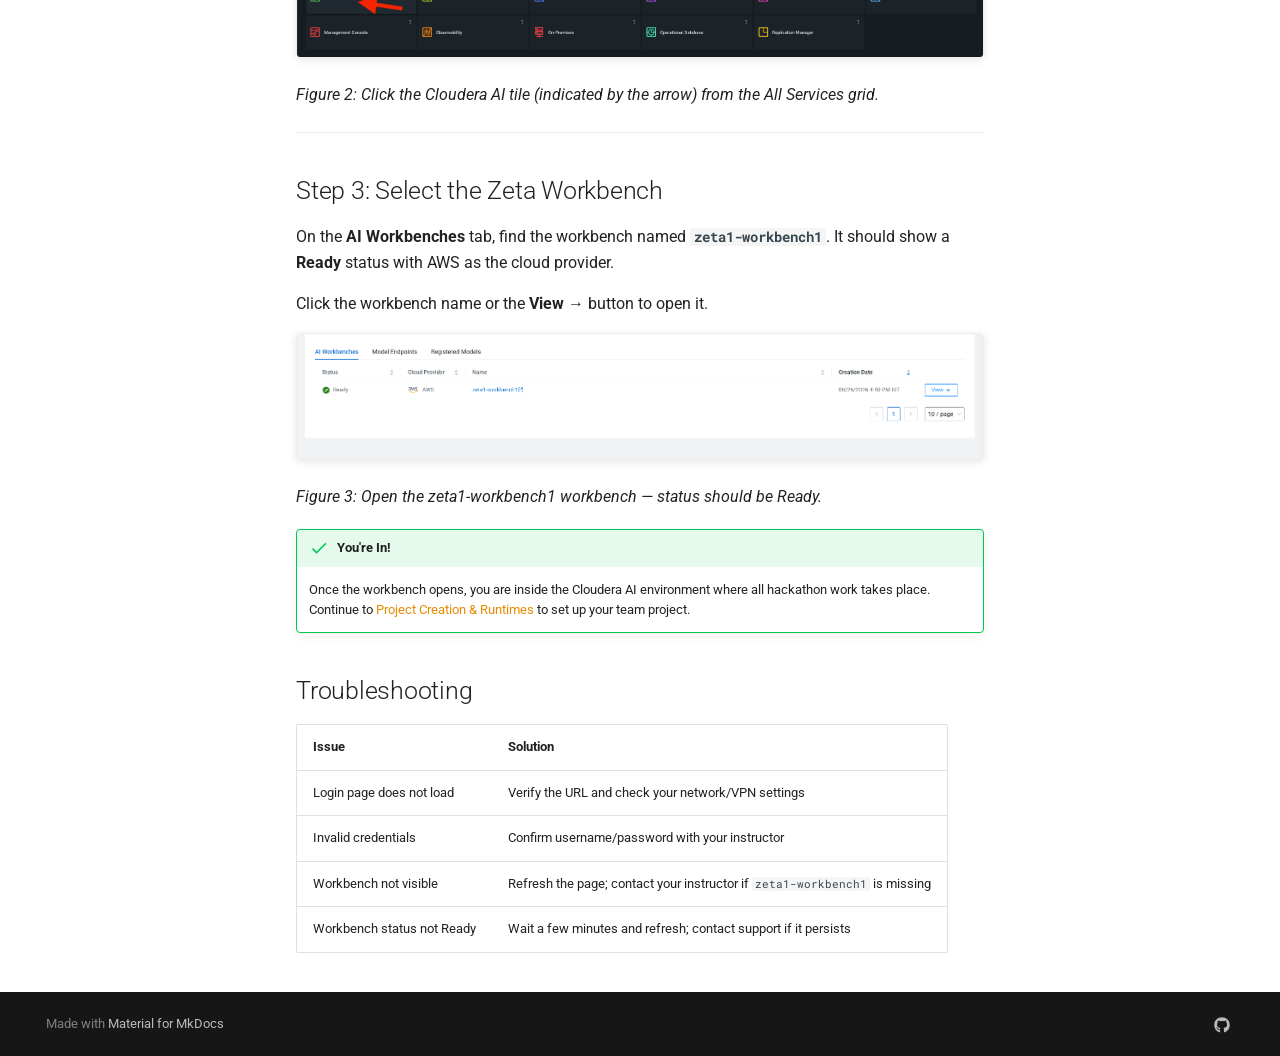
<file: setup/login-and-project/index.html>
<!doctype html>
<html lang="en" class="no-js">
  <head>
    
      <meta charset="utf-8">
      <meta name="viewport" content="width=device-width,initial-scale=1">
      
        <meta name="description" content="Cloudera AI workshop guide for Zeta Global technical teams">
      
      
      
        <link rel="canonical" href="https://superellipse.github.io/zeta-hol/setup/login-and-project/">
      
      
        <link rel="prev" href="../../hackathon-schedule/">
      
      
        <link rel="next" href="../project-and-runtimes/">
      
      
        
      
      
      <link rel="icon" href="../../assets/images/favicon.png">
      <meta name="generator" content="mkdocs-1.6.1, mkdocs-material-9.7.7">
    
    
      
        <title>Login & Workbench Setup - Zeta Global Hands-on Lab & Hackathon</title>
      
    
    
      <link rel="stylesheet" href="../../assets/stylesheets/main.ec1eaa64.min.css">
      
        
        <link rel="stylesheet" href="../../assets/stylesheets/palette.ab4e12ef.min.css">
      
      


    
    
      
    
    
      
        
        
        <link rel="preconnect" href="https://fonts.gstatic.com" crossorigin>
        <link rel="stylesheet" href="https://fonts.googleapis.com/css?family=Roboto:300,300i,400,400i,700,700i%7CRoboto+Mono:400,400i,700,700i&display=fallback">
        <style>:root{--md-text-font:"Roboto";--md-code-font:"Roboto Mono"}</style>
      
    
    
      <link rel="stylesheet" href="../../stylesheets/extra.css">
    
    <script>__md_scope=new URL("../..",location),__md_hash=e=>[...e].reduce(((e,_)=>(e<<5)-e+_.charCodeAt(0)),0),__md_get=(e,_=localStorage,t=__md_scope)=>JSON.parse(_.getItem(t.pathname+"."+e)),__md_set=(e,_,t=localStorage,a=__md_scope)=>{try{t.setItem(a.pathname+"."+e,JSON.stringify(_))}catch(e){}}</script>
    
      

    
    
  </head>
  
  
    
    
      
    
    
    
    
    <body dir="ltr" data-md-color-scheme="default" data-md-color-primary="orange" data-md-color-accent="deep-orange">
  
    
    <input class="md-toggle" data-md-toggle="drawer" type="checkbox" id="__drawer" autocomplete="off">
    <input class="md-toggle" data-md-toggle="search" type="checkbox" id="__search" autocomplete="off">
    <label class="md-overlay" for="__drawer"></label>
    <div data-md-component="skip">
      
        
        <a href="#login-and-workbench-setup" class="md-skip">
          Skip to content
        </a>
      
    </div>
    <div data-md-component="announce">
      
    </div>
    
    
      

<header class="md-header" data-md-component="header">
  <nav class="md-header__inner md-grid" aria-label="Header">
    <a href="../.." title="Zeta Global Hands-on Lab &amp; Hackathon" class="md-header__button md-logo" aria-label="Zeta Global Hands-on Lab & Hackathon" data-md-component="logo">
      
  
  <svg xmlns="http://www.w3.org/2000/svg" viewBox="0 0 24 24"><path d="M12 8a3 3 0 0 0 3-3 3 3 0 0 0-3-3 3 3 0 0 0-3 3 3 3 0 0 0 3 3m0 3.54C9.64 9.35 6.5 8 3 8v11c3.5 0 6.64 1.35 9 3.54 2.36-2.19 5.5-3.54 9-3.54V8c-3.5 0-6.64 1.35-9 3.54"/></svg>

    </a>
    <label class="md-header__button md-icon" for="__drawer">
      
      <svg xmlns="http://www.w3.org/2000/svg" viewBox="0 0 24 24"><path d="M3 6h18v2H3zm0 5h18v2H3zm0 5h18v2H3z"/></svg>
    </label>
    <div class="md-header__title" data-md-component="header-title">
      <div class="md-header__ellipsis">
        <div class="md-header__topic">
          <span class="md-ellipsis">
            Zeta Global Hands-on Lab & Hackathon
          </span>
        </div>
        <div class="md-header__topic" data-md-component="header-topic">
          <span class="md-ellipsis">
            
              Login & Workbench Setup
            
          </span>
        </div>
      </div>
    </div>
    
      
        <form class="md-header__option" data-md-component="palette">
  
    
    
    
    <input class="md-option" data-md-color-media="" data-md-color-scheme="default" data-md-color-primary="orange" data-md-color-accent="deep-orange"  aria-label="Switch to dark mode"  type="radio" name="__palette" id="__palette_0">
    
      <label class="md-header__button md-icon" title="Switch to dark mode" for="__palette_1" hidden>
        <svg xmlns="http://www.w3.org/2000/svg" viewBox="0 0 24 24"><path d="M12 8a4 4 0 0 0-4 4 4 4 0 0 0 4 4 4 4 0 0 0 4-4 4 4 0 0 0-4-4m0 10a6 6 0 0 1-6-6 6 6 0 0 1 6-6 6 6 0 0 1 6 6 6 6 0 0 1-6 6m8-9.31V4h-4.69L12 .69 8.69 4H4v4.69L.69 12 4 15.31V20h4.69L12 23.31 15.31 20H20v-4.69L23.31 12z"/></svg>
      </label>
    
  
    
    
    
    <input class="md-option" data-md-color-media="" data-md-color-scheme="slate" data-md-color-primary="orange" data-md-color-accent="deep-orange"  aria-label="Switch to light mode"  type="radio" name="__palette" id="__palette_1">
    
      <label class="md-header__button md-icon" title="Switch to light mode" for="__palette_0" hidden>
        <svg xmlns="http://www.w3.org/2000/svg" viewBox="0 0 24 24"><path d="M12 18c-.89 0-1.74-.2-2.5-.55C11.56 16.5 13 14.42 13 12s-1.44-4.5-3.5-5.45C10.26 6.2 11.11 6 12 6a6 6 0 0 1 6 6 6 6 0 0 1-6 6m8-9.31V4h-4.69L12 .69 8.69 4H4v4.69L.69 12 4 15.31V20h4.69L12 23.31 15.31 20H20v-4.69L23.31 12z"/></svg>
      </label>
    
  
</form>
      
    
    
      <script>var palette=__md_get("__palette");if(palette&&palette.color){if("(prefers-color-scheme)"===palette.color.media){var media=matchMedia("(prefers-color-scheme: light)"),input=document.querySelector(media.matches?"[data-md-color-media='(prefers-color-scheme: light)']":"[data-md-color-media='(prefers-color-scheme: dark)']");palette.color.media=input.getAttribute("data-md-color-media"),palette.color.scheme=input.getAttribute("data-md-color-scheme"),palette.color.primary=input.getAttribute("data-md-color-primary"),palette.color.accent=input.getAttribute("data-md-color-accent")}for(var[key,value]of Object.entries(palette.color))document.body.setAttribute("data-md-color-"+key,value)}</script>
    
    
    
      
      
        <label class="md-header__button md-icon" for="__search">
          
          <svg xmlns="http://www.w3.org/2000/svg" viewBox="0 0 24 24"><path d="M9.5 3A6.5 6.5 0 0 1 16 9.5c0 1.61-.59 3.09-1.56 4.23l.27.27h.79l5 5-1.5 1.5-5-5v-.79l-.27-.27A6.52 6.52 0 0 1 9.5 16 6.5 6.5 0 0 1 3 9.5 6.5 6.5 0 0 1 9.5 3m0 2C7 5 5 7 5 9.5S7 14 9.5 14 14 12 14 9.5 12 5 9.5 5"/></svg>
        </label>
        <div class="md-search" data-md-component="search" role="dialog">
  <label class="md-search__overlay" for="__search"></label>
  <div class="md-search__inner" role="search">
    <form class="md-search__form" name="search">
      <input type="text" class="md-search__input" name="query" aria-label="Search" placeholder="Search" autocapitalize="off" autocorrect="off" autocomplete="off" spellcheck="false" data-md-component="search-query" required>
      <label class="md-search__icon md-icon" for="__search">
        
        <svg xmlns="http://www.w3.org/2000/svg" viewBox="0 0 24 24"><path d="M9.5 3A6.5 6.5 0 0 1 16 9.5c0 1.61-.59 3.09-1.56 4.23l.27.27h.79l5 5-1.5 1.5-5-5v-.79l-.27-.27A6.52 6.52 0 0 1 9.5 16 6.5 6.5 0 0 1 3 9.5 6.5 6.5 0 0 1 9.5 3m0 2C7 5 5 7 5 9.5S7 14 9.5 14 14 12 14 9.5 12 5 9.5 5"/></svg>
        
        <svg xmlns="http://www.w3.org/2000/svg" viewBox="0 0 24 24"><path d="M20 11v2H8l5.5 5.5-1.42 1.42L4.16 12l7.92-7.92L13.5 5.5 8 11z"/></svg>
      </label>
      <nav class="md-search__options" aria-label="Search">
        
        <button type="reset" class="md-search__icon md-icon" title="Clear" aria-label="Clear" tabindex="-1">
          
          <svg xmlns="http://www.w3.org/2000/svg" viewBox="0 0 24 24"><path d="M19 6.41 17.59 5 12 10.59 6.41 5 5 6.41 10.59 12 5 17.59 6.41 19 12 13.41 17.59 19 19 17.59 13.41 12z"/></svg>
        </button>
      </nav>
      
        <div class="md-search__suggest" data-md-component="search-suggest"></div>
      
    </form>
    <div class="md-search__output">
      <div class="md-search__scrollwrap" tabindex="0" data-md-scrollfix>
        <div class="md-search-result" data-md-component="search-result">
          <div class="md-search-result__meta">
            Initializing search
          </div>
          <ol class="md-search-result__list" role="presentation"></ol>
        </div>
      </div>
    </div>
  </div>
</div>
      
    
    
      <div class="md-header__source">
        <a href="https://github.com/SuperEllipse/zeta-hol" title="Go to repository" class="md-source" data-md-component="source">
  <div class="md-source__icon md-icon">
    
    <svg xmlns="http://www.w3.org/2000/svg" viewBox="0 0 448 512"><!--! Font Awesome Free 7.1.0 by @fontawesome - https://fontawesome.com License - https://fontawesome.com/license/free (Icons: CC BY 4.0, Fonts: SIL OFL 1.1, Code: MIT License) Copyright 2025 Fonticons, Inc.--><path d="M439.6 236.1 244 40.5c-5.4-5.5-12.8-8.5-20.4-8.5s-15 3-20.4 8.4L162.5 81l51.5 51.5c27.1-9.1 52.7 16.8 43.4 43.7l49.7 49.7c34.2-11.8 61.2 31 35.5 56.7-26.5 26.5-70.2-2.9-56-37.3L240.3 199v121.9c25.3 12.5 22.3 41.8 9.1 55-6.4 6.4-15.2 10.1-24.3 10.1s-17.8-3.6-24.3-10.1c-17.6-17.6-11.1-46.9 11.2-56v-123c-20.8-8.5-24.6-30.7-18.6-45L142.6 101 8.5 235.1C3 240.6 0 247.9 0 255.5s3 15 8.5 20.4l195.6 195.7c5.4 5.4 12.7 8.4 20.4 8.4s15-3 20.4-8.4l194.7-194.7c5.4-5.4 8.4-12.8 8.4-20.4s-3-15-8.4-20.4"/></svg>
  </div>
  <div class="md-source__repository">
    SuperEllipse/zeta-hol
  </div>
</a>
      </div>
    
  </nav>
  
</header>
    
    <div class="md-container" data-md-component="container">
      
      
        
          
            
<nav class="md-tabs" aria-label="Tabs" data-md-component="tabs">
  <div class="md-grid">
    <ul class="md-tabs__list">
      
        
  
  
  
  
    <li class="md-tabs__item">
      <a href="../.." class="md-tabs__link">
        
  
  
    
  
  Home

      </a>
    </li>
  

      
        
  
  
  
  
    <li class="md-tabs__item">
      <a href="../../hackathon-schedule/" class="md-tabs__link">
        
  
  
    
  
  Event Schedule

      </a>
    </li>
  

      
        
  
  
  
    
  
  
    
    
      <li class="md-tabs__item md-tabs__item--active">
        <a href="./" class="md-tabs__link">
          
  
  
  Getting Started

        </a>
      </li>
    
  

      
        
  
  
  
  
    
    
      
  
  
  
  
    
    
      <li class="md-tabs__item">
        <a href="../../vibe-coding/cursor-remote-ssh/one-time-setup/" class="md-tabs__link">
          
  
  
  Vibe Coding with Cloudera AI

        </a>
      </li>
    
  

    
  

      
        
  
  
  
  
    
    
      <li class="md-tabs__item">
        <a href="../../sample-code/data-upload/" class="md-tabs__link">
          
  
  
  Sample Code

        </a>
      </li>
    
  

      
        
  
  
  
  
    <li class="md-tabs__item">
      <a href="../../demo-videos/" class="md-tabs__link">
        
  
  
    
  
  Demo Videos

      </a>
    </li>
  

      
    </ul>
  </div>
</nav>
          
        
      
      <main class="md-main" data-md-component="main">
        <div class="md-main__inner md-grid">
          
            
              
              <div class="md-sidebar md-sidebar--primary" data-md-component="sidebar" data-md-type="navigation" >
                <div class="md-sidebar__scrollwrap">
                  <div class="md-sidebar__inner">
                    


  


<nav class="md-nav md-nav--primary md-nav--lifted" aria-label="Navigation" data-md-level="0">
  <label class="md-nav__title" for="__drawer">
    <a href="../.." title="Zeta Global Hands-on Lab &amp; Hackathon" class="md-nav__button md-logo" aria-label="Zeta Global Hands-on Lab & Hackathon" data-md-component="logo">
      
  
  <svg xmlns="http://www.w3.org/2000/svg" viewBox="0 0 24 24"><path d="M12 8a3 3 0 0 0 3-3 3 3 0 0 0-3-3 3 3 0 0 0-3 3 3 3 0 0 0 3 3m0 3.54C9.64 9.35 6.5 8 3 8v11c3.5 0 6.64 1.35 9 3.54 2.36-2.19 5.5-3.54 9-3.54V8c-3.5 0-6.64 1.35-9 3.54"/></svg>

    </a>
    Zeta Global Hands-on Lab & Hackathon
  </label>
  
    <div class="md-nav__source">
      <a href="https://github.com/SuperEllipse/zeta-hol" title="Go to repository" class="md-source" data-md-component="source">
  <div class="md-source__icon md-icon">
    
    <svg xmlns="http://www.w3.org/2000/svg" viewBox="0 0 448 512"><!--! Font Awesome Free 7.1.0 by @fontawesome - https://fontawesome.com License - https://fontawesome.com/license/free (Icons: CC BY 4.0, Fonts: SIL OFL 1.1, Code: MIT License) Copyright 2025 Fonticons, Inc.--><path d="M439.6 236.1 244 40.5c-5.4-5.5-12.8-8.5-20.4-8.5s-15 3-20.4 8.4L162.5 81l51.5 51.5c27.1-9.1 52.7 16.8 43.4 43.7l49.7 49.7c34.2-11.8 61.2 31 35.5 56.7-26.5 26.5-70.2-2.9-56-37.3L240.3 199v121.9c25.3 12.5 22.3 41.8 9.1 55-6.4 6.4-15.2 10.1-24.3 10.1s-17.8-3.6-24.3-10.1c-17.6-17.6-11.1-46.9 11.2-56v-123c-20.8-8.5-24.6-30.7-18.6-45L142.6 101 8.5 235.1C3 240.6 0 247.9 0 255.5s3 15 8.5 20.4l195.6 195.7c5.4 5.4 12.7 8.4 20.4 8.4s15-3 20.4-8.4l194.7-194.7c5.4-5.4 8.4-12.8 8.4-20.4s-3-15-8.4-20.4"/></svg>
  </div>
  <div class="md-source__repository">
    SuperEllipse/zeta-hol
  </div>
</a>
    </div>
  
  <ul class="md-nav__list" data-md-scrollfix>
    
      
      
  
  
  
  
    <li class="md-nav__item">
      <a href="../.." class="md-nav__link">
        
  
  
  <span class="md-ellipsis">
    
  
    Home
  

    
  </span>
  
  

      </a>
    </li>
  

    
      
      
  
  
  
  
    <li class="md-nav__item">
      <a href="../../hackathon-schedule/" class="md-nav__link">
        
  
  
  <span class="md-ellipsis">
    
  
    Event Schedule
  

    
  </span>
  
  

      </a>
    </li>
  

    
      
      
  
  
    
  
  
  
    
    
    
    
      
        
        
      
      
        
      
    
    
    <li class="md-nav__item md-nav__item--active md-nav__item--section md-nav__item--nested">
      
        
        
        <input class="md-nav__toggle md-toggle " type="checkbox" id="__nav_3" checked>
        
          
          <label class="md-nav__link" for="__nav_3" id="__nav_3_label" tabindex="">
            
  
  
  <span class="md-ellipsis">
    
  
    Getting Started
  

    
  </span>
  
  

            <span class="md-nav__icon md-icon"></span>
          </label>
        
        <nav class="md-nav" data-md-level="1" aria-labelledby="__nav_3_label" aria-expanded="true">
          <label class="md-nav__title" for="__nav_3">
            <span class="md-nav__icon md-icon"></span>
            
  
    Getting Started
  

          </label>
          <ul class="md-nav__list" data-md-scrollfix>
            
              
                
  
  
    
  
  
  
    <li class="md-nav__item md-nav__item--active">
      
      <input class="md-nav__toggle md-toggle" type="checkbox" id="__toc">
      
      
        
      
      
        <label class="md-nav__link md-nav__link--active" for="__toc">
          
  
  
  <span class="md-ellipsis">
    
  
    Login & Workbench Setup
  

    
  </span>
  
  

          <span class="md-nav__icon md-icon"></span>
        </label>
      
      <a href="./" class="md-nav__link md-nav__link--active">
        
  
  
  <span class="md-ellipsis">
    
  
    Login & Workbench Setup
  

    
  </span>
  
  

      </a>
      
        

<nav class="md-nav md-nav--secondary" aria-label="Table of contents">
  
  
  
    
  
  
    <label class="md-nav__title" for="__toc">
      <span class="md-nav__icon md-icon"></span>
      Table of contents
    </label>
    <ul class="md-nav__list" data-md-component="toc" data-md-scrollfix>
      
        <li class="md-nav__item">
  <a href="#step-1-log-in-to-cloudera" class="md-nav__link">
    <span class="md-ellipsis">
      
        Step 1: Log In to Cloudera
      
    </span>
  </a>
  
</li>
      
        <li class="md-nav__item">
  <a href="#step-2-select-cloudera-ai" class="md-nav__link">
    <span class="md-ellipsis">
      
        Step 2: Select Cloudera AI
      
    </span>
  </a>
  
</li>
      
        <li class="md-nav__item">
  <a href="#step-3-select-the-zeta-workbench" class="md-nav__link">
    <span class="md-ellipsis">
      
        Step 3: Select the Zeta Workbench
      
    </span>
  </a>
  
</li>
      
        <li class="md-nav__item">
  <a href="#troubleshooting" class="md-nav__link">
    <span class="md-ellipsis">
      
        Troubleshooting
      
    </span>
  </a>
  
</li>
      
    </ul>
  
</nav>
      
    </li>
  

              
            
              
                
  
  
  
  
    <li class="md-nav__item">
      <a href="../project-and-runtimes/" class="md-nav__link">
        
  
  
  <span class="md-ellipsis">
    
  
    Project Creation & Runtimes
  

    
  </span>
  
  

      </a>
    </li>
  

              
            
          </ul>
        </nav>
      
    </li>
  

    
      
      
  
  
  
  
    
    
    
    
      
      
        
      
    
    
    <li class="md-nav__item md-nav__item--nested">
      
        
        
          
        
        <input class="md-nav__toggle md-toggle md-toggle--indeterminate" type="checkbox" id="__nav_4" >
        
          
          <label class="md-nav__link" for="__nav_4" id="__nav_4_label" tabindex="0">
            
  
  
  <span class="md-ellipsis">
    
  
    Vibe Coding with Cloudera AI
  

    
  </span>
  
  

            <span class="md-nav__icon md-icon"></span>
          </label>
        
        <nav class="md-nav" data-md-level="1" aria-labelledby="__nav_4_label" aria-expanded="false">
          <label class="md-nav__title" for="__nav_4">
            <span class="md-nav__icon md-icon"></span>
            
  
    Vibe Coding with Cloudera AI
  

          </label>
          <ul class="md-nav__list" data-md-scrollfix>
            
              
                
  
  
  
  
    
    
    
    
      
      
        
      
    
    
    <li class="md-nav__item md-nav__item--nested">
      
        
        
          
        
        <input class="md-nav__toggle md-toggle md-toggle--indeterminate" type="checkbox" id="__nav_4_1" >
        
          
          <label class="md-nav__link" for="__nav_4_1" id="__nav_4_1_label" tabindex="0">
            
  
  
  <span class="md-ellipsis">
    
  
    Cursor with Remote SSH
  

    
  </span>
  
  

            <span class="md-nav__icon md-icon"></span>
          </label>
        
        <nav class="md-nav" data-md-level="2" aria-labelledby="__nav_4_1_label" aria-expanded="false">
          <label class="md-nav__title" for="__nav_4_1">
            <span class="md-nav__icon md-icon"></span>
            
  
    Cursor with Remote SSH
  

          </label>
          <ul class="md-nav__list" data-md-scrollfix>
            
              
                
  
  
  
  
    <li class="md-nav__item">
      <a href="../../vibe-coding/cursor-remote-ssh/one-time-setup/" class="md-nav__link">
        
  
  
  <span class="md-ellipsis">
    
  
    One-time Setup
  

    
  </span>
  
  

      </a>
    </li>
  

              
            
              
                
  
  
  
  
    <li class="md-nav__item">
      <a href="../../vibe-coding/cursor-remote-ssh/connect-each-session/" class="md-nav__link">
        
  
  
  <span class="md-ellipsis">
    
  
    Connect each session
  

    
  </span>
  
  

      </a>
    </li>
  

              
            
              
                
  
  
  
  
    <li class="md-nav__item">
      <a href="../../vibe-coding/cursor-remote-ssh/testing-cursor/" class="md-nav__link">
        
  
  
  <span class="md-ellipsis">
    
  
    Testing Cursor
  

    
  </span>
  
  

      </a>
    </li>
  

              
            
          </ul>
        </nav>
      
    </li>
  

              
            
              
                
  
  
  
  
    <li class="md-nav__item">
      <a href="../../vibe-coding/claude-private-model/" class="md-nav__link">
        
  
  
  <span class="md-ellipsis">
    
  
    Claude with Private Model
  

    
  </span>
  
  

      </a>
    </li>
  

              
            
          </ul>
        </nav>
      
    </li>
  

    
      
      
  
  
  
  
    
    
    
    
      
      
        
      
    
    
    <li class="md-nav__item md-nav__item--nested">
      
        
        
          
        
        <input class="md-nav__toggle md-toggle md-toggle--indeterminate" type="checkbox" id="__nav_5" >
        
          
          <label class="md-nav__link" for="__nav_5" id="__nav_5_label" tabindex="0">
            
  
  
  <span class="md-ellipsis">
    
  
    Sample Code
  

    
  </span>
  
  

            <span class="md-nav__icon md-icon"></span>
          </label>
        
        <nav class="md-nav" data-md-level="1" aria-labelledby="__nav_5_label" aria-expanded="false">
          <label class="md-nav__title" for="__nav_5">
            <span class="md-nav__icon md-icon"></span>
            
  
    Sample Code
  

          </label>
          <ul class="md-nav__list" data-md-scrollfix>
            
              
                
  
  
  
  
    <li class="md-nav__item">
      <a href="../../sample-code/data-upload/" class="md-nav__link">
        
  
  
  <span class="md-ellipsis">
    
  
    Data Upload & Insertion
  

    
  </span>
  
  

      </a>
    </li>
  

              
            
          </ul>
        </nav>
      
    </li>
  

    
      
      
  
  
  
  
    <li class="md-nav__item">
      <a href="../../demo-videos/" class="md-nav__link">
        
  
  
  <span class="md-ellipsis">
    
  
    Demo Videos
  

    
  </span>
  
  

      </a>
    </li>
  

    
  </ul>
</nav>
                  </div>
                </div>
              </div>
            
            
              
              <div class="md-sidebar md-sidebar--secondary" data-md-component="sidebar" data-md-type="toc" >
                <div class="md-sidebar__scrollwrap">
                  <div class="md-sidebar__inner">
                    

<nav class="md-nav md-nav--secondary" aria-label="Table of contents">
  
  
  
    
  
  
    <label class="md-nav__title" for="__toc">
      <span class="md-nav__icon md-icon"></span>
      Table of contents
    </label>
    <ul class="md-nav__list" data-md-component="toc" data-md-scrollfix>
      
        <li class="md-nav__item">
  <a href="#step-1-log-in-to-cloudera" class="md-nav__link">
    <span class="md-ellipsis">
      
        Step 1: Log In to Cloudera
      
    </span>
  </a>
  
</li>
      
        <li class="md-nav__item">
  <a href="#step-2-select-cloudera-ai" class="md-nav__link">
    <span class="md-ellipsis">
      
        Step 2: Select Cloudera AI
      
    </span>
  </a>
  
</li>
      
        <li class="md-nav__item">
  <a href="#step-3-select-the-zeta-workbench" class="md-nav__link">
    <span class="md-ellipsis">
      
        Step 3: Select the Zeta Workbench
      
    </span>
  </a>
  
</li>
      
        <li class="md-nav__item">
  <a href="#troubleshooting" class="md-nav__link">
    <span class="md-ellipsis">
      
        Troubleshooting
      
    </span>
  </a>
  
</li>
      
    </ul>
  
</nav>
                  </div>
                </div>
              </div>
            
          
          
            <div class="md-content" data-md-component="content">
              
              <article class="md-content__inner md-typeset">
                
                  


  
  


<h1 id="login-and-workbench-setup">Login and Workbench Setup<a class="headerlink" href="#login-and-workbench-setup" title="Permanent link">&para;</a></h1>
<p>This section covers how to log into the Cloudera Data Platform (CDP) workshop environment and navigate to the shared AI workbench for the Zeta Global hackathon.</p>
<h2 id="step-1-log-in-to-cloudera">Step 1: Log In to Cloudera<a class="headerlink" href="#step-1-log-in-to-cloudera" title="Permanent link">&para;</a></h2>
<p>Open the workshop login URL in your browser:</p>
<p><strong><a href="https://login.cdpworkshops.cloudera.com/auth/realms/field-marketing-amer/protocol/saml/clients/cdp-sso">https://login.cdpworkshops.cloudera.com/auth/realms/field-marketing-amer/protocol/saml/clients/cdp-sso</a></strong></p>
<p>Enter the credentials provided by your instructor:</p>
<table>
<thead>
<tr>
<th>Field</th>
<th>Value</th>
</tr>
</thead>
<tbody>
<tr>
<td><strong>Username or email</strong></td>
<td><code>&lt;provided by your instructor&gt;</code></td>
</tr>
<tr>
<td><strong>Password</strong></td>
<td><code>&lt;provided by your instructor&gt;</code></td>
</tr>
</tbody>
</table>
<p>Click <strong>Sign In</strong> to authenticate.</p>
<p><img alt="Cloudera workshop login page" src="../../images/login-page.png" /></p>
<p><em>Figure 1: Sign in to your account on the FIELD-MARKETING-AMER realm.</em></p>
<div class="admonition note">
<p class="admonition-title">Credentials</p>
<p>Your instructor will distribute workshop credentials before the session begins. Do not share credentials outside your team.</p>
</div>
<hr />
<h2 id="step-2-select-cloudera-ai">Step 2: Select Cloudera AI<a class="headerlink" href="#step-2-select-cloudera-ai" title="Permanent link">&para;</a></h2>
<p>After logging in, you will land on the CDP home dashboard. Under <strong>All Services</strong>, locate and click <strong>Cloudera AI</strong>.</p>
<p><img alt="Select Cloudera AI from the services grid" src="../../images/select-cloudera-ai.png" /></p>
<p><em>Figure 2: Click the Cloudera AI tile (indicated by the arrow) from the All Services grid.</em></p>
<hr />
<h2 id="step-3-select-the-zeta-workbench">Step 3: Select the Zeta Workbench<a class="headerlink" href="#step-3-select-the-zeta-workbench" title="Permanent link">&para;</a></h2>
<p>On the <strong>AI Workbenches</strong> tab, find the workbench named <strong><code>zeta1-workbench1</code></strong>. It should show a <strong>Ready</strong> status with AWS as the cloud provider.</p>
<p>Click the workbench name or the <strong>View →</strong> button to open it.</p>
<p><img alt="Select zeta1-workbench1 from the workbench list" src="../../images/select-workbench.png" /></p>
<p><em>Figure 3: Open the zeta1-workbench1 workbench — status should be Ready.</em></p>
<div class="admonition success">
<p class="admonition-title">You're In!</p>
<p>Once the workbench opens, you are inside the Cloudera AI environment where all hackathon work takes place. Continue to <a href="../project-and-runtimes/">Project Creation &amp; Runtimes</a> to set up your team project.</p>
</div>
<h2 id="troubleshooting">Troubleshooting<a class="headerlink" href="#troubleshooting" title="Permanent link">&para;</a></h2>
<table>
<thead>
<tr>
<th>Issue</th>
<th>Solution</th>
</tr>
</thead>
<tbody>
<tr>
<td>Login page does not load</td>
<td>Verify the URL and check your network/VPN settings</td>
</tr>
<tr>
<td>Invalid credentials</td>
<td>Confirm username/password with your instructor</td>
</tr>
<tr>
<td>Workbench not visible</td>
<td>Refresh the page; contact your instructor if <code>zeta1-workbench1</code> is missing</td>
</tr>
<tr>
<td>Workbench status not Ready</td>
<td>Wait a few minutes and refresh; contact support if it persists</td>
</tr>
</tbody>
</table>












                
              </article>
            </div>
          
          
<script>var target=document.getElementById(location.hash.slice(1));target&&target.name&&(target.checked=target.name.startsWith("__tabbed_"))</script>
        </div>
        
          <button type="button" class="md-top md-icon" data-md-component="top" hidden>
  
  <svg xmlns="http://www.w3.org/2000/svg" viewBox="0 0 24 24"><path d="M13 20h-2V8l-5.5 5.5-1.42-1.42L12 4.16l7.92 7.92-1.42 1.42L13 8z"/></svg>
  Back to top
</button>
        
      </main>
      
        <footer class="md-footer">
  
  <div class="md-footer-meta md-typeset">
    <div class="md-footer-meta__inner md-grid">
      <div class="md-copyright">
  
  
    Made with
    <a href="https://squidfunk.github.io/mkdocs-material/" target="_blank" rel="noopener">
      Material for MkDocs
    </a>
  
</div>
      
        
<div class="md-social">
  
    
    
    
    
      
      
    
    <a href="https://github.com/SuperEllipse/zeta-hol" target="_blank" rel="noopener" title="github.com" class="md-social__link">
      <svg xmlns="http://www.w3.org/2000/svg" viewBox="0 0 512 512"><!--! Font Awesome Free 7.1.0 by @fontawesome - https://fontawesome.com License - https://fontawesome.com/license/free (Icons: CC BY 4.0, Fonts: SIL OFL 1.1, Code: MIT License) Copyright 2025 Fonticons, Inc.--><path d="M173.9 397.4c0 2-2.3 3.6-5.2 3.6-3.3.3-5.6-1.3-5.6-3.6 0-2 2.3-3.6 5.2-3.6 3-.3 5.6 1.3 5.6 3.6m-31.1-4.5c-.7 2 1.3 4.3 4.3 4.9 2.6 1 5.6 0 6.2-2s-1.3-4.3-4.3-5.2c-2.6-.7-5.5.3-6.2 2.3m44.2-1.7c-2.9.7-4.9 2.6-4.6 4.9.3 2 2.9 3.3 5.9 2.6 2.9-.7 4.9-2.6 4.6-4.6-.3-1.9-3-3.2-5.9-2.9M252.8 8C114.1 8 8 113.3 8 252c0 110.9 69.8 205.8 169.5 239.2 12.8 2.3 17.3-5.6 17.3-12.1 0-6.2-.3-40.4-.3-61.4 0 0-70 15-84.7-29.8 0 0-11.4-29.1-27.8-36.6 0 0-22.9-15.7 1.6-15.4 0 0 24.9 2 38.6 25.8 21.9 38.6 58.6 27.5 72.9 20.9 2.3-16 8.8-27.1 16-33.7-55.9-6.2-112.3-14.3-112.3-110.5 0-27.5 7.6-41.3 23.6-58.9-2.6-6.5-11.1-33.3 2.6-67.9 20.9-6.5 69 27 69 27 20-5.6 41.5-8.5 62.8-8.5s42.8 2.9 62.8 8.5c0 0 48.1-33.6 69-27 13.7 34.7 5.2 61.4 2.6 67.9 16 17.7 25.8 31.5 25.8 58.9 0 96.5-58.9 104.2-114.8 110.5 9.2 7.9 17 22.9 17 46.4 0 33.7-.3 75.4-.3 83.6 0 6.5 4.6 14.4 17.3 12.1C436.2 457.8 504 362.9 504 252 504 113.3 391.5 8 252.8 8M105.2 352.9c-1.3 1-1 3.3.7 5.2 1.6 1.6 3.9 2.3 5.2 1 1.3-1 1-3.3-.7-5.2-1.6-1.6-3.9-2.3-5.2-1m-10.8-8.1c-.7 1.3.3 2.9 2.3 3.9 1.6 1 3.6.7 4.3-.7.7-1.3-.3-2.9-2.3-3.9-2-.6-3.6-.3-4.3.7m32.4 35.6c-1.6 1.3-1 4.3 1.3 6.2 2.3 2.3 5.2 2.6 6.5 1 1.3-1.3.7-4.3-1.3-6.2-2.2-2.3-5.2-2.6-6.5-1m-11.4-14.7c-1.6 1-1.6 3.6 0 5.9s4.3 3.3 5.6 2.3c1.6-1.3 1.6-3.9 0-6.2-1.4-2.3-4-3.3-5.6-2"/></svg>
    </a>
  
</div>
      
    </div>
  </div>
</footer>
      
    </div>
    <div class="md-dialog" data-md-component="dialog">
      <div class="md-dialog__inner md-typeset"></div>
    </div>
    
    
    
      
      
      <script id="__config" type="application/json">{"annotate": null, "base": "../..", "features": ["navigation.tabs", "navigation.sections", "navigation.expand", "navigation.top", "search.suggest", "search.highlight", "content.code.copy", "toc.follow"], "search": "../../assets/javascripts/workers/search.2c215733.min.js", "tags": null, "translations": {"clipboard.copied": "Copied to clipboard", "clipboard.copy": "Copy to clipboard", "search.result.more.one": "1 more on this page", "search.result.more.other": "# more on this page", "search.result.none": "No matching documents", "search.result.one": "1 matching document", "search.result.other": "# matching documents", "search.result.placeholder": "Type to start searching", "search.result.term.missing": "Missing", "select.version": "Select version"}, "version": null}</script>
    
    
      <script src="../../assets/javascripts/bundle.d7400e89.min.js"></script>
      
    
  </body>
</html>
</file>
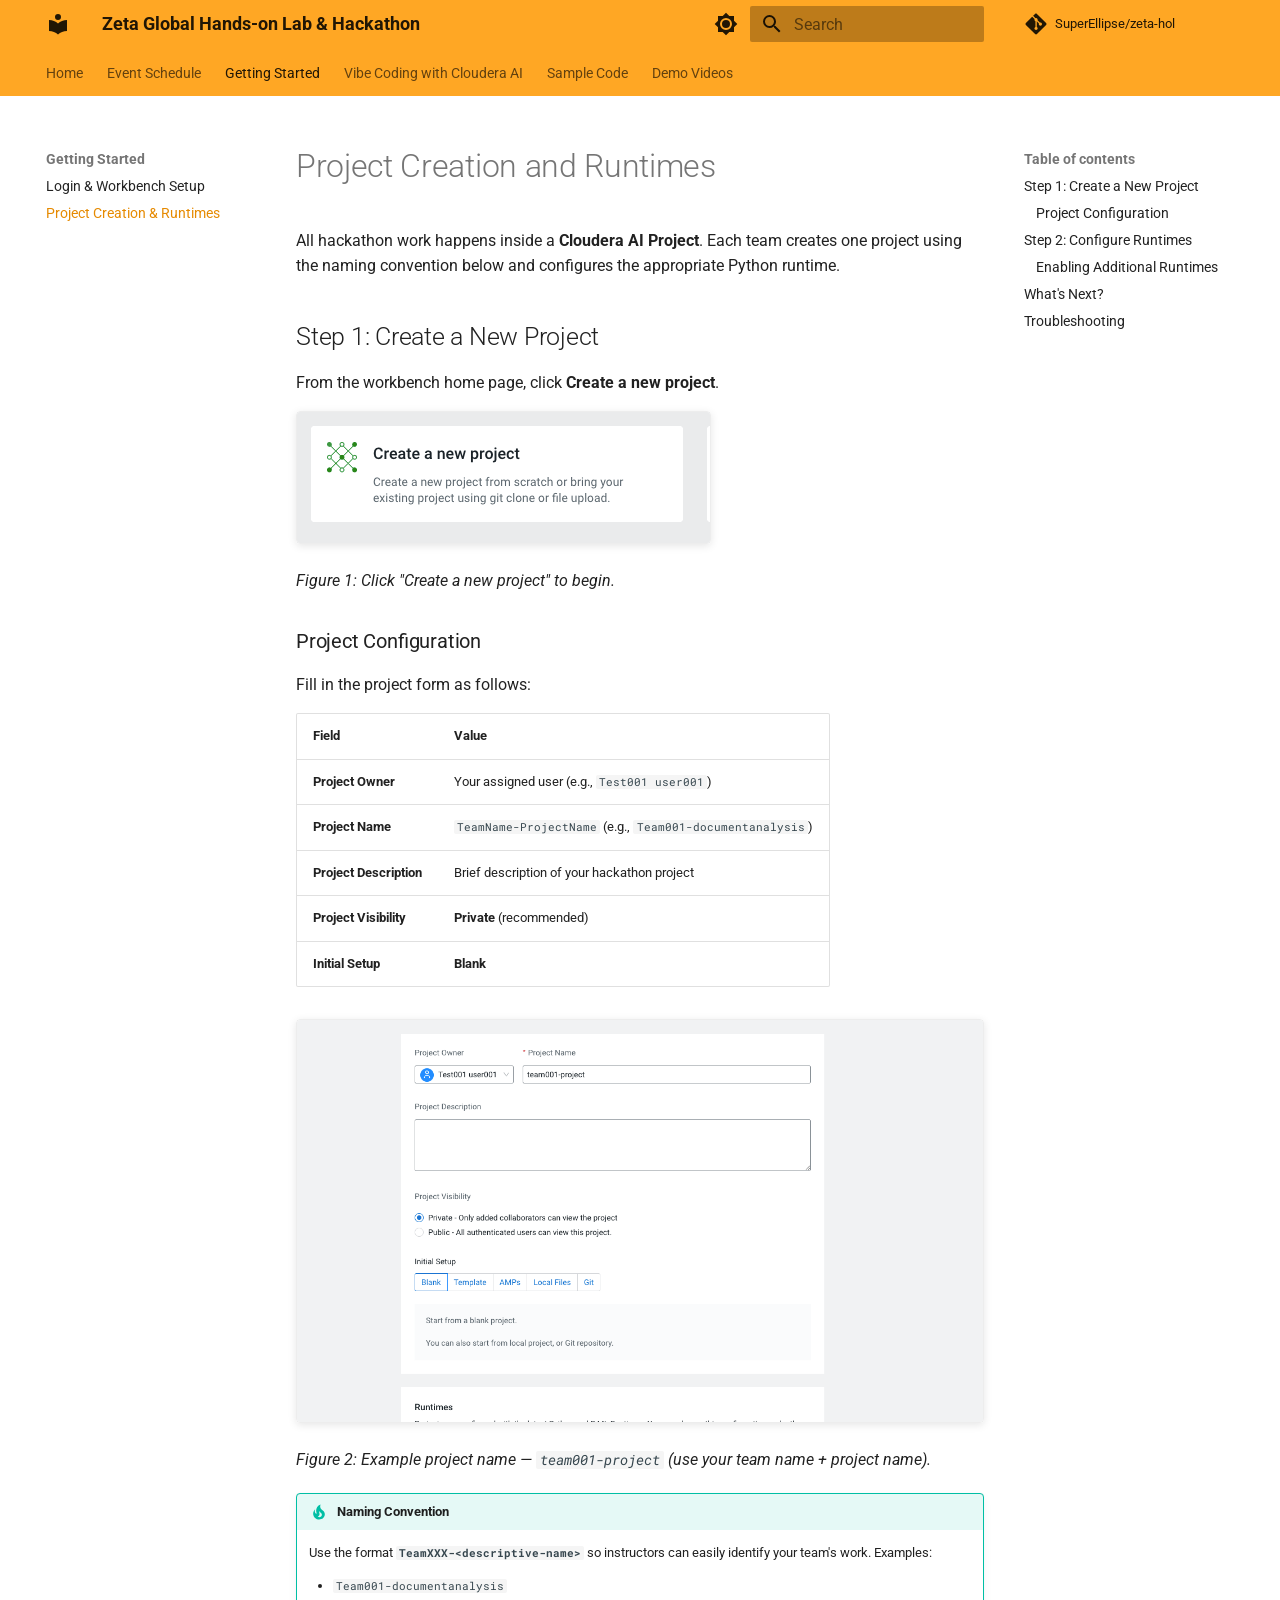
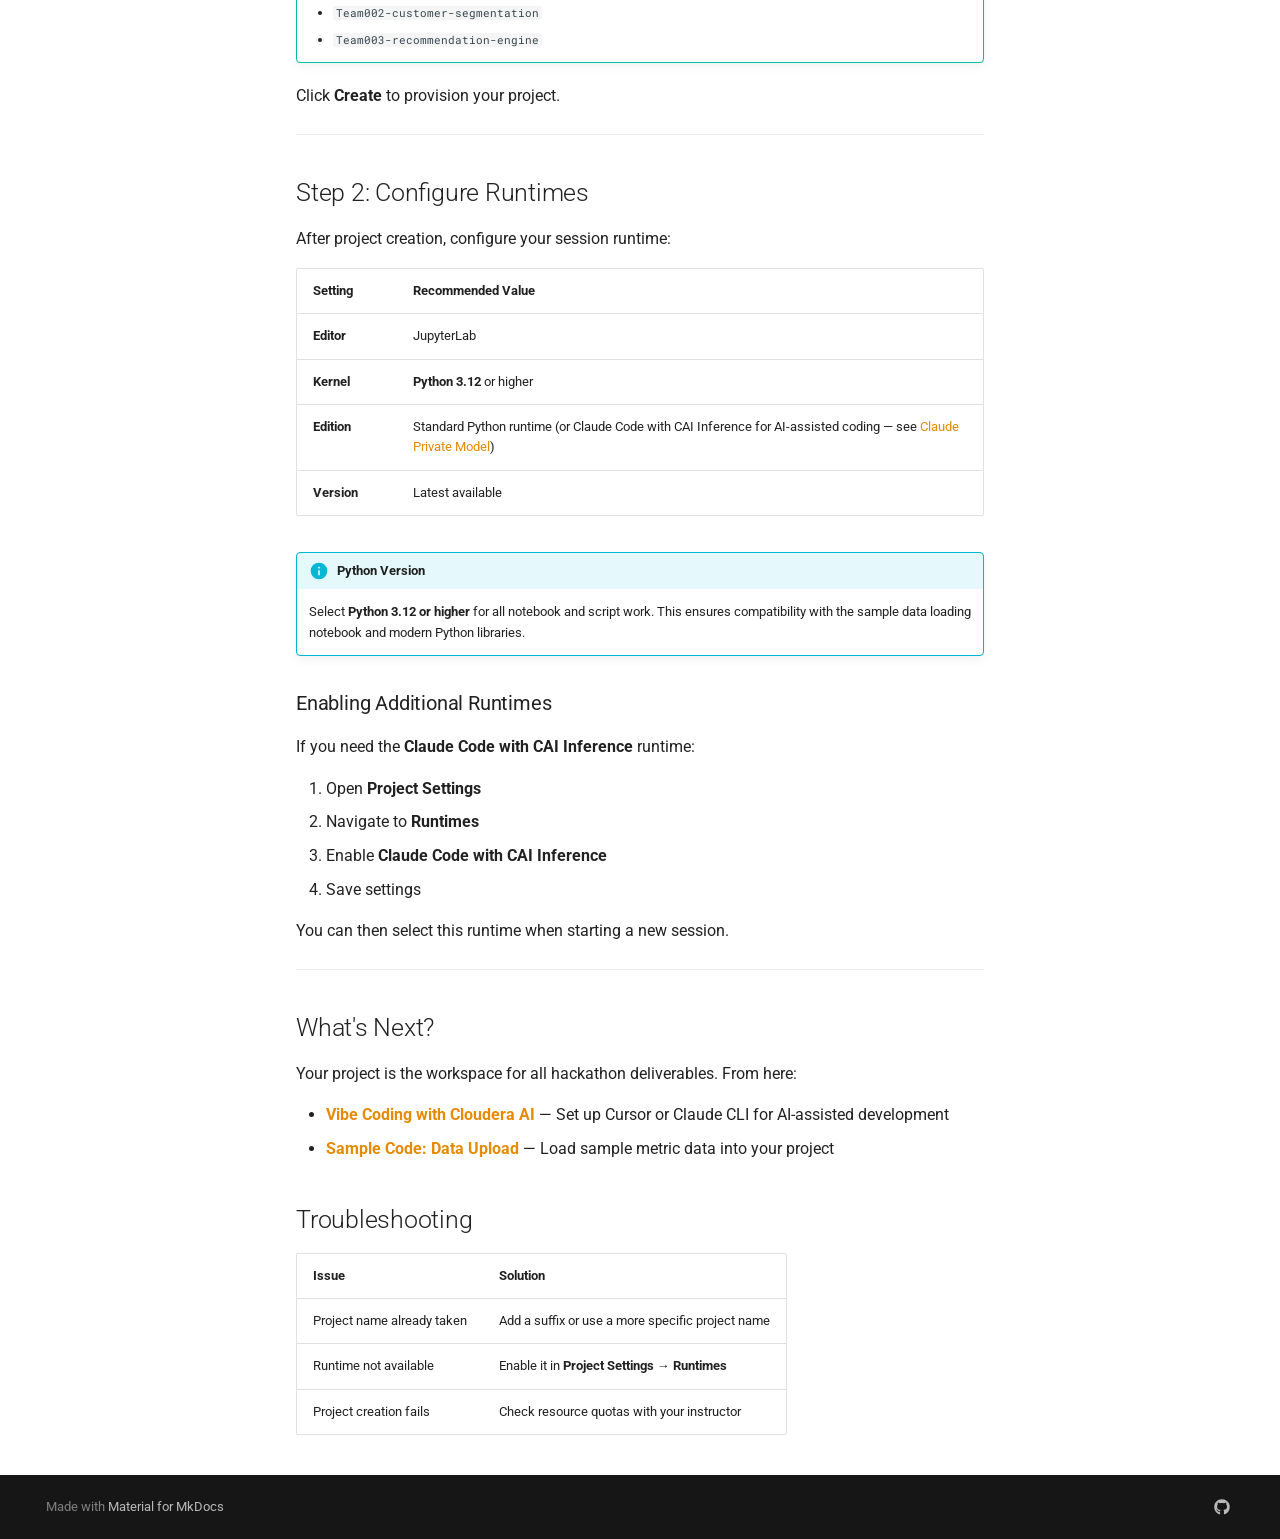
<file: setup/project-and-runtimes/index.html>
<!doctype html>
<html lang="en" class="no-js">
  <head>
    
      <meta charset="utf-8">
      <meta name="viewport" content="width=device-width,initial-scale=1">
      
        <meta name="description" content="Cloudera AI workshop guide for Zeta Global technical teams">
      
      
      
        <link rel="canonical" href="https://superellipse.github.io/zeta-hol/setup/project-and-runtimes/">
      
      
        <link rel="prev" href="../login-and-project/">
      
      
        <link rel="next" href="../../vibe-coding/cursor-remote-ssh/one-time-setup/">
      
      
        
      
      
      <link rel="icon" href="../../assets/images/favicon.png">
      <meta name="generator" content="mkdocs-1.6.1, mkdocs-material-9.7.7">
    
    
      
        <title>Project Creation & Runtimes - Zeta Global Hands-on Lab & Hackathon</title>
      
    
    
      <link rel="stylesheet" href="../../assets/stylesheets/main.ec1eaa64.min.css">
      
        
        <link rel="stylesheet" href="../../assets/stylesheets/palette.ab4e12ef.min.css">
      
      


    
    
      
    
    
      
        
        
        <link rel="preconnect" href="https://fonts.gstatic.com" crossorigin>
        <link rel="stylesheet" href="https://fonts.googleapis.com/css?family=Roboto:300,300i,400,400i,700,700i%7CRoboto+Mono:400,400i,700,700i&display=fallback">
        <style>:root{--md-text-font:"Roboto";--md-code-font:"Roboto Mono"}</style>
      
    
    
      <link rel="stylesheet" href="../../stylesheets/extra.css">
    
    <script>__md_scope=new URL("../..",location),__md_hash=e=>[...e].reduce(((e,_)=>(e<<5)-e+_.charCodeAt(0)),0),__md_get=(e,_=localStorage,t=__md_scope)=>JSON.parse(_.getItem(t.pathname+"."+e)),__md_set=(e,_,t=localStorage,a=__md_scope)=>{try{t.setItem(a.pathname+"."+e,JSON.stringify(_))}catch(e){}}</script>
    
      

    
    
  </head>
  
  
    
    
      
    
    
    
    
    <body dir="ltr" data-md-color-scheme="default" data-md-color-primary="orange" data-md-color-accent="deep-orange">
  
    
    <input class="md-toggle" data-md-toggle="drawer" type="checkbox" id="__drawer" autocomplete="off">
    <input class="md-toggle" data-md-toggle="search" type="checkbox" id="__search" autocomplete="off">
    <label class="md-overlay" for="__drawer"></label>
    <div data-md-component="skip">
      
        
        <a href="#project-creation-and-runtimes" class="md-skip">
          Skip to content
        </a>
      
    </div>
    <div data-md-component="announce">
      
    </div>
    
    
      

<header class="md-header" data-md-component="header">
  <nav class="md-header__inner md-grid" aria-label="Header">
    <a href="../.." title="Zeta Global Hands-on Lab &amp; Hackathon" class="md-header__button md-logo" aria-label="Zeta Global Hands-on Lab & Hackathon" data-md-component="logo">
      
  
  <svg xmlns="http://www.w3.org/2000/svg" viewBox="0 0 24 24"><path d="M12 8a3 3 0 0 0 3-3 3 3 0 0 0-3-3 3 3 0 0 0-3 3 3 3 0 0 0 3 3m0 3.54C9.64 9.35 6.5 8 3 8v11c3.5 0 6.64 1.35 9 3.54 2.36-2.19 5.5-3.54 9-3.54V8c-3.5 0-6.64 1.35-9 3.54"/></svg>

    </a>
    <label class="md-header__button md-icon" for="__drawer">
      
      <svg xmlns="http://www.w3.org/2000/svg" viewBox="0 0 24 24"><path d="M3 6h18v2H3zm0 5h18v2H3zm0 5h18v2H3z"/></svg>
    </label>
    <div class="md-header__title" data-md-component="header-title">
      <div class="md-header__ellipsis">
        <div class="md-header__topic">
          <span class="md-ellipsis">
            Zeta Global Hands-on Lab & Hackathon
          </span>
        </div>
        <div class="md-header__topic" data-md-component="header-topic">
          <span class="md-ellipsis">
            
              Project Creation & Runtimes
            
          </span>
        </div>
      </div>
    </div>
    
      
        <form class="md-header__option" data-md-component="palette">
  
    
    
    
    <input class="md-option" data-md-color-media="" data-md-color-scheme="default" data-md-color-primary="orange" data-md-color-accent="deep-orange"  aria-label="Switch to dark mode"  type="radio" name="__palette" id="__palette_0">
    
      <label class="md-header__button md-icon" title="Switch to dark mode" for="__palette_1" hidden>
        <svg xmlns="http://www.w3.org/2000/svg" viewBox="0 0 24 24"><path d="M12 8a4 4 0 0 0-4 4 4 4 0 0 0 4 4 4 4 0 0 0 4-4 4 4 0 0 0-4-4m0 10a6 6 0 0 1-6-6 6 6 0 0 1 6-6 6 6 0 0 1 6 6 6 6 0 0 1-6 6m8-9.31V4h-4.69L12 .69 8.69 4H4v4.69L.69 12 4 15.31V20h4.69L12 23.31 15.31 20H20v-4.69L23.31 12z"/></svg>
      </label>
    
  
    
    
    
    <input class="md-option" data-md-color-media="" data-md-color-scheme="slate" data-md-color-primary="orange" data-md-color-accent="deep-orange"  aria-label="Switch to light mode"  type="radio" name="__palette" id="__palette_1">
    
      <label class="md-header__button md-icon" title="Switch to light mode" for="__palette_0" hidden>
        <svg xmlns="http://www.w3.org/2000/svg" viewBox="0 0 24 24"><path d="M12 18c-.89 0-1.74-.2-2.5-.55C11.56 16.5 13 14.42 13 12s-1.44-4.5-3.5-5.45C10.26 6.2 11.11 6 12 6a6 6 0 0 1 6 6 6 6 0 0 1-6 6m8-9.31V4h-4.69L12 .69 8.69 4H4v4.69L.69 12 4 15.31V20h4.69L12 23.31 15.31 20H20v-4.69L23.31 12z"/></svg>
      </label>
    
  
</form>
      
    
    
      <script>var palette=__md_get("__palette");if(palette&&palette.color){if("(prefers-color-scheme)"===palette.color.media){var media=matchMedia("(prefers-color-scheme: light)"),input=document.querySelector(media.matches?"[data-md-color-media='(prefers-color-scheme: light)']":"[data-md-color-media='(prefers-color-scheme: dark)']");palette.color.media=input.getAttribute("data-md-color-media"),palette.color.scheme=input.getAttribute("data-md-color-scheme"),palette.color.primary=input.getAttribute("data-md-color-primary"),palette.color.accent=input.getAttribute("data-md-color-accent")}for(var[key,value]of Object.entries(palette.color))document.body.setAttribute("data-md-color-"+key,value)}</script>
    
    
    
      
      
        <label class="md-header__button md-icon" for="__search">
          
          <svg xmlns="http://www.w3.org/2000/svg" viewBox="0 0 24 24"><path d="M9.5 3A6.5 6.5 0 0 1 16 9.5c0 1.61-.59 3.09-1.56 4.23l.27.27h.79l5 5-1.5 1.5-5-5v-.79l-.27-.27A6.52 6.52 0 0 1 9.5 16 6.5 6.5 0 0 1 3 9.5 6.5 6.5 0 0 1 9.5 3m0 2C7 5 5 7 5 9.5S7 14 9.5 14 14 12 14 9.5 12 5 9.5 5"/></svg>
        </label>
        <div class="md-search" data-md-component="search" role="dialog">
  <label class="md-search__overlay" for="__search"></label>
  <div class="md-search__inner" role="search">
    <form class="md-search__form" name="search">
      <input type="text" class="md-search__input" name="query" aria-label="Search" placeholder="Search" autocapitalize="off" autocorrect="off" autocomplete="off" spellcheck="false" data-md-component="search-query" required>
      <label class="md-search__icon md-icon" for="__search">
        
        <svg xmlns="http://www.w3.org/2000/svg" viewBox="0 0 24 24"><path d="M9.5 3A6.5 6.5 0 0 1 16 9.5c0 1.61-.59 3.09-1.56 4.23l.27.27h.79l5 5-1.5 1.5-5-5v-.79l-.27-.27A6.52 6.52 0 0 1 9.5 16 6.5 6.5 0 0 1 3 9.5 6.5 6.5 0 0 1 9.5 3m0 2C7 5 5 7 5 9.5S7 14 9.5 14 14 12 14 9.5 12 5 9.5 5"/></svg>
        
        <svg xmlns="http://www.w3.org/2000/svg" viewBox="0 0 24 24"><path d="M20 11v2H8l5.5 5.5-1.42 1.42L4.16 12l7.92-7.92L13.5 5.5 8 11z"/></svg>
      </label>
      <nav class="md-search__options" aria-label="Search">
        
        <button type="reset" class="md-search__icon md-icon" title="Clear" aria-label="Clear" tabindex="-1">
          
          <svg xmlns="http://www.w3.org/2000/svg" viewBox="0 0 24 24"><path d="M19 6.41 17.59 5 12 10.59 6.41 5 5 6.41 10.59 12 5 17.59 6.41 19 12 13.41 17.59 19 19 17.59 13.41 12z"/></svg>
        </button>
      </nav>
      
        <div class="md-search__suggest" data-md-component="search-suggest"></div>
      
    </form>
    <div class="md-search__output">
      <div class="md-search__scrollwrap" tabindex="0" data-md-scrollfix>
        <div class="md-search-result" data-md-component="search-result">
          <div class="md-search-result__meta">
            Initializing search
          </div>
          <ol class="md-search-result__list" role="presentation"></ol>
        </div>
      </div>
    </div>
  </div>
</div>
      
    
    
      <div class="md-header__source">
        <a href="https://github.com/SuperEllipse/zeta-hol" title="Go to repository" class="md-source" data-md-component="source">
  <div class="md-source__icon md-icon">
    
    <svg xmlns="http://www.w3.org/2000/svg" viewBox="0 0 448 512"><!--! Font Awesome Free 7.1.0 by @fontawesome - https://fontawesome.com License - https://fontawesome.com/license/free (Icons: CC BY 4.0, Fonts: SIL OFL 1.1, Code: MIT License) Copyright 2025 Fonticons, Inc.--><path d="M439.6 236.1 244 40.5c-5.4-5.5-12.8-8.5-20.4-8.5s-15 3-20.4 8.4L162.5 81l51.5 51.5c27.1-9.1 52.7 16.8 43.4 43.7l49.7 49.7c34.2-11.8 61.2 31 35.5 56.7-26.5 26.5-70.2-2.9-56-37.3L240.3 199v121.9c25.3 12.5 22.3 41.8 9.1 55-6.4 6.4-15.2 10.1-24.3 10.1s-17.8-3.6-24.3-10.1c-17.6-17.6-11.1-46.9 11.2-56v-123c-20.8-8.5-24.6-30.7-18.6-45L142.6 101 8.5 235.1C3 240.6 0 247.9 0 255.5s3 15 8.5 20.4l195.6 195.7c5.4 5.4 12.7 8.4 20.4 8.4s15-3 20.4-8.4l194.7-194.7c5.4-5.4 8.4-12.8 8.4-20.4s-3-15-8.4-20.4"/></svg>
  </div>
  <div class="md-source__repository">
    SuperEllipse/zeta-hol
  </div>
</a>
      </div>
    
  </nav>
  
</header>
    
    <div class="md-container" data-md-component="container">
      
      
        
          
            
<nav class="md-tabs" aria-label="Tabs" data-md-component="tabs">
  <div class="md-grid">
    <ul class="md-tabs__list">
      
        
  
  
  
  
    <li class="md-tabs__item">
      <a href="../.." class="md-tabs__link">
        
  
  
    
  
  Home

      </a>
    </li>
  

      
        
  
  
  
  
    <li class="md-tabs__item">
      <a href="../../hackathon-schedule/" class="md-tabs__link">
        
  
  
    
  
  Event Schedule

      </a>
    </li>
  

      
        
  
  
  
    
  
  
    
    
      <li class="md-tabs__item md-tabs__item--active">
        <a href="../login-and-project/" class="md-tabs__link">
          
  
  
  Getting Started

        </a>
      </li>
    
  

      
        
  
  
  
  
    
    
      
  
  
  
  
    
    
      <li class="md-tabs__item">
        <a href="../../vibe-coding/cursor-remote-ssh/one-time-setup/" class="md-tabs__link">
          
  
  
  Vibe Coding with Cloudera AI

        </a>
      </li>
    
  

    
  

      
        
  
  
  
  
    
    
      <li class="md-tabs__item">
        <a href="../../sample-code/data-upload/" class="md-tabs__link">
          
  
  
  Sample Code

        </a>
      </li>
    
  

      
        
  
  
  
  
    <li class="md-tabs__item">
      <a href="../../demo-videos/" class="md-tabs__link">
        
  
  
    
  
  Demo Videos

      </a>
    </li>
  

      
    </ul>
  </div>
</nav>
          
        
      
      <main class="md-main" data-md-component="main">
        <div class="md-main__inner md-grid">
          
            
              
              <div class="md-sidebar md-sidebar--primary" data-md-component="sidebar" data-md-type="navigation" >
                <div class="md-sidebar__scrollwrap">
                  <div class="md-sidebar__inner">
                    


  


<nav class="md-nav md-nav--primary md-nav--lifted" aria-label="Navigation" data-md-level="0">
  <label class="md-nav__title" for="__drawer">
    <a href="../.." title="Zeta Global Hands-on Lab &amp; Hackathon" class="md-nav__button md-logo" aria-label="Zeta Global Hands-on Lab & Hackathon" data-md-component="logo">
      
  
  <svg xmlns="http://www.w3.org/2000/svg" viewBox="0 0 24 24"><path d="M12 8a3 3 0 0 0 3-3 3 3 0 0 0-3-3 3 3 0 0 0-3 3 3 3 0 0 0 3 3m0 3.54C9.64 9.35 6.5 8 3 8v11c3.5 0 6.64 1.35 9 3.54 2.36-2.19 5.5-3.54 9-3.54V8c-3.5 0-6.64 1.35-9 3.54"/></svg>

    </a>
    Zeta Global Hands-on Lab & Hackathon
  </label>
  
    <div class="md-nav__source">
      <a href="https://github.com/SuperEllipse/zeta-hol" title="Go to repository" class="md-source" data-md-component="source">
  <div class="md-source__icon md-icon">
    
    <svg xmlns="http://www.w3.org/2000/svg" viewBox="0 0 448 512"><!--! Font Awesome Free 7.1.0 by @fontawesome - https://fontawesome.com License - https://fontawesome.com/license/free (Icons: CC BY 4.0, Fonts: SIL OFL 1.1, Code: MIT License) Copyright 2025 Fonticons, Inc.--><path d="M439.6 236.1 244 40.5c-5.4-5.5-12.8-8.5-20.4-8.5s-15 3-20.4 8.4L162.5 81l51.5 51.5c27.1-9.1 52.7 16.8 43.4 43.7l49.7 49.7c34.2-11.8 61.2 31 35.5 56.7-26.5 26.5-70.2-2.9-56-37.3L240.3 199v121.9c25.3 12.5 22.3 41.8 9.1 55-6.4 6.4-15.2 10.1-24.3 10.1s-17.8-3.6-24.3-10.1c-17.6-17.6-11.1-46.9 11.2-56v-123c-20.8-8.5-24.6-30.7-18.6-45L142.6 101 8.5 235.1C3 240.6 0 247.9 0 255.5s3 15 8.5 20.4l195.6 195.7c5.4 5.4 12.7 8.4 20.4 8.4s15-3 20.4-8.4l194.7-194.7c5.4-5.4 8.4-12.8 8.4-20.4s-3-15-8.4-20.4"/></svg>
  </div>
  <div class="md-source__repository">
    SuperEllipse/zeta-hol
  </div>
</a>
    </div>
  
  <ul class="md-nav__list" data-md-scrollfix>
    
      
      
  
  
  
  
    <li class="md-nav__item">
      <a href="../.." class="md-nav__link">
        
  
  
  <span class="md-ellipsis">
    
  
    Home
  

    
  </span>
  
  

      </a>
    </li>
  

    
      
      
  
  
  
  
    <li class="md-nav__item">
      <a href="../../hackathon-schedule/" class="md-nav__link">
        
  
  
  <span class="md-ellipsis">
    
  
    Event Schedule
  

    
  </span>
  
  

      </a>
    </li>
  

    
      
      
  
  
    
  
  
  
    
    
    
    
      
        
        
      
      
        
      
    
    
    <li class="md-nav__item md-nav__item--active md-nav__item--section md-nav__item--nested">
      
        
        
        <input class="md-nav__toggle md-toggle " type="checkbox" id="__nav_3" checked>
        
          
          <label class="md-nav__link" for="__nav_3" id="__nav_3_label" tabindex="">
            
  
  
  <span class="md-ellipsis">
    
  
    Getting Started
  

    
  </span>
  
  

            <span class="md-nav__icon md-icon"></span>
          </label>
        
        <nav class="md-nav" data-md-level="1" aria-labelledby="__nav_3_label" aria-expanded="true">
          <label class="md-nav__title" for="__nav_3">
            <span class="md-nav__icon md-icon"></span>
            
  
    Getting Started
  

          </label>
          <ul class="md-nav__list" data-md-scrollfix>
            
              
                
  
  
  
  
    <li class="md-nav__item">
      <a href="../login-and-project/" class="md-nav__link">
        
  
  
  <span class="md-ellipsis">
    
  
    Login & Workbench Setup
  

    
  </span>
  
  

      </a>
    </li>
  

              
            
              
                
  
  
    
  
  
  
    <li class="md-nav__item md-nav__item--active">
      
      <input class="md-nav__toggle md-toggle" type="checkbox" id="__toc">
      
      
        
      
      
        <label class="md-nav__link md-nav__link--active" for="__toc">
          
  
  
  <span class="md-ellipsis">
    
  
    Project Creation & Runtimes
  

    
  </span>
  
  

          <span class="md-nav__icon md-icon"></span>
        </label>
      
      <a href="./" class="md-nav__link md-nav__link--active">
        
  
  
  <span class="md-ellipsis">
    
  
    Project Creation & Runtimes
  

    
  </span>
  
  

      </a>
      
        

<nav class="md-nav md-nav--secondary" aria-label="Table of contents">
  
  
  
    
  
  
    <label class="md-nav__title" for="__toc">
      <span class="md-nav__icon md-icon"></span>
      Table of contents
    </label>
    <ul class="md-nav__list" data-md-component="toc" data-md-scrollfix>
      
        <li class="md-nav__item">
  <a href="#step-1-create-a-new-project" class="md-nav__link">
    <span class="md-ellipsis">
      
        Step 1: Create a New Project
      
    </span>
  </a>
  
    <nav class="md-nav" aria-label="Step 1: Create a New Project">
      <ul class="md-nav__list">
        
          <li class="md-nav__item">
  <a href="#project-configuration" class="md-nav__link">
    <span class="md-ellipsis">
      
        Project Configuration
      
    </span>
  </a>
  
</li>
        
      </ul>
    </nav>
  
</li>
      
        <li class="md-nav__item">
  <a href="#step-2-configure-runtimes" class="md-nav__link">
    <span class="md-ellipsis">
      
        Step 2: Configure Runtimes
      
    </span>
  </a>
  
    <nav class="md-nav" aria-label="Step 2: Configure Runtimes">
      <ul class="md-nav__list">
        
          <li class="md-nav__item">
  <a href="#enabling-additional-runtimes" class="md-nav__link">
    <span class="md-ellipsis">
      
        Enabling Additional Runtimes
      
    </span>
  </a>
  
</li>
        
      </ul>
    </nav>
  
</li>
      
        <li class="md-nav__item">
  <a href="#whats-next" class="md-nav__link">
    <span class="md-ellipsis">
      
        What's Next?
      
    </span>
  </a>
  
</li>
      
        <li class="md-nav__item">
  <a href="#troubleshooting" class="md-nav__link">
    <span class="md-ellipsis">
      
        Troubleshooting
      
    </span>
  </a>
  
</li>
      
    </ul>
  
</nav>
      
    </li>
  

              
            
          </ul>
        </nav>
      
    </li>
  

    
      
      
  
  
  
  
    
    
    
    
      
      
        
      
    
    
    <li class="md-nav__item md-nav__item--nested">
      
        
        
          
        
        <input class="md-nav__toggle md-toggle md-toggle--indeterminate" type="checkbox" id="__nav_4" >
        
          
          <label class="md-nav__link" for="__nav_4" id="__nav_4_label" tabindex="0">
            
  
  
  <span class="md-ellipsis">
    
  
    Vibe Coding with Cloudera AI
  

    
  </span>
  
  

            <span class="md-nav__icon md-icon"></span>
          </label>
        
        <nav class="md-nav" data-md-level="1" aria-labelledby="__nav_4_label" aria-expanded="false">
          <label class="md-nav__title" for="__nav_4">
            <span class="md-nav__icon md-icon"></span>
            
  
    Vibe Coding with Cloudera AI
  

          </label>
          <ul class="md-nav__list" data-md-scrollfix>
            
              
                
  
  
  
  
    
    
    
    
      
      
        
      
    
    
    <li class="md-nav__item md-nav__item--nested">
      
        
        
          
        
        <input class="md-nav__toggle md-toggle md-toggle--indeterminate" type="checkbox" id="__nav_4_1" >
        
          
          <label class="md-nav__link" for="__nav_4_1" id="__nav_4_1_label" tabindex="0">
            
  
  
  <span class="md-ellipsis">
    
  
    Cursor with Remote SSH
  

    
  </span>
  
  

            <span class="md-nav__icon md-icon"></span>
          </label>
        
        <nav class="md-nav" data-md-level="2" aria-labelledby="__nav_4_1_label" aria-expanded="false">
          <label class="md-nav__title" for="__nav_4_1">
            <span class="md-nav__icon md-icon"></span>
            
  
    Cursor with Remote SSH
  

          </label>
          <ul class="md-nav__list" data-md-scrollfix>
            
              
                
  
  
  
  
    <li class="md-nav__item">
      <a href="../../vibe-coding/cursor-remote-ssh/one-time-setup/" class="md-nav__link">
        
  
  
  <span class="md-ellipsis">
    
  
    One-time Setup
  

    
  </span>
  
  

      </a>
    </li>
  

              
            
              
                
  
  
  
  
    <li class="md-nav__item">
      <a href="../../vibe-coding/cursor-remote-ssh/connect-each-session/" class="md-nav__link">
        
  
  
  <span class="md-ellipsis">
    
  
    Connect each session
  

    
  </span>
  
  

      </a>
    </li>
  

              
            
              
                
  
  
  
  
    <li class="md-nav__item">
      <a href="../../vibe-coding/cursor-remote-ssh/testing-cursor/" class="md-nav__link">
        
  
  
  <span class="md-ellipsis">
    
  
    Testing Cursor
  

    
  </span>
  
  

      </a>
    </li>
  

              
            
          </ul>
        </nav>
      
    </li>
  

              
            
              
                
  
  
  
  
    <li class="md-nav__item">
      <a href="../../vibe-coding/claude-private-model/" class="md-nav__link">
        
  
  
  <span class="md-ellipsis">
    
  
    Claude with Private Model
  

    
  </span>
  
  

      </a>
    </li>
  

              
            
          </ul>
        </nav>
      
    </li>
  

    
      
      
  
  
  
  
    
    
    
    
      
      
        
      
    
    
    <li class="md-nav__item md-nav__item--nested">
      
        
        
          
        
        <input class="md-nav__toggle md-toggle md-toggle--indeterminate" type="checkbox" id="__nav_5" >
        
          
          <label class="md-nav__link" for="__nav_5" id="__nav_5_label" tabindex="0">
            
  
  
  <span class="md-ellipsis">
    
  
    Sample Code
  

    
  </span>
  
  

            <span class="md-nav__icon md-icon"></span>
          </label>
        
        <nav class="md-nav" data-md-level="1" aria-labelledby="__nav_5_label" aria-expanded="false">
          <label class="md-nav__title" for="__nav_5">
            <span class="md-nav__icon md-icon"></span>
            
  
    Sample Code
  

          </label>
          <ul class="md-nav__list" data-md-scrollfix>
            
              
                
  
  
  
  
    <li class="md-nav__item">
      <a href="../../sample-code/data-upload/" class="md-nav__link">
        
  
  
  <span class="md-ellipsis">
    
  
    Data Upload & Insertion
  

    
  </span>
  
  

      </a>
    </li>
  

              
            
          </ul>
        </nav>
      
    </li>
  

    
      
      
  
  
  
  
    <li class="md-nav__item">
      <a href="../../demo-videos/" class="md-nav__link">
        
  
  
  <span class="md-ellipsis">
    
  
    Demo Videos
  

    
  </span>
  
  

      </a>
    </li>
  

    
  </ul>
</nav>
                  </div>
                </div>
              </div>
            
            
              
              <div class="md-sidebar md-sidebar--secondary" data-md-component="sidebar" data-md-type="toc" >
                <div class="md-sidebar__scrollwrap">
                  <div class="md-sidebar__inner">
                    

<nav class="md-nav md-nav--secondary" aria-label="Table of contents">
  
  
  
    
  
  
    <label class="md-nav__title" for="__toc">
      <span class="md-nav__icon md-icon"></span>
      Table of contents
    </label>
    <ul class="md-nav__list" data-md-component="toc" data-md-scrollfix>
      
        <li class="md-nav__item">
  <a href="#step-1-create-a-new-project" class="md-nav__link">
    <span class="md-ellipsis">
      
        Step 1: Create a New Project
      
    </span>
  </a>
  
    <nav class="md-nav" aria-label="Step 1: Create a New Project">
      <ul class="md-nav__list">
        
          <li class="md-nav__item">
  <a href="#project-configuration" class="md-nav__link">
    <span class="md-ellipsis">
      
        Project Configuration
      
    </span>
  </a>
  
</li>
        
      </ul>
    </nav>
  
</li>
      
        <li class="md-nav__item">
  <a href="#step-2-configure-runtimes" class="md-nav__link">
    <span class="md-ellipsis">
      
        Step 2: Configure Runtimes
      
    </span>
  </a>
  
    <nav class="md-nav" aria-label="Step 2: Configure Runtimes">
      <ul class="md-nav__list">
        
          <li class="md-nav__item">
  <a href="#enabling-additional-runtimes" class="md-nav__link">
    <span class="md-ellipsis">
      
        Enabling Additional Runtimes
      
    </span>
  </a>
  
</li>
        
      </ul>
    </nav>
  
</li>
      
        <li class="md-nav__item">
  <a href="#whats-next" class="md-nav__link">
    <span class="md-ellipsis">
      
        What's Next?
      
    </span>
  </a>
  
</li>
      
        <li class="md-nav__item">
  <a href="#troubleshooting" class="md-nav__link">
    <span class="md-ellipsis">
      
        Troubleshooting
      
    </span>
  </a>
  
</li>
      
    </ul>
  
</nav>
                  </div>
                </div>
              </div>
            
          
          
            <div class="md-content" data-md-component="content">
              
              <article class="md-content__inner md-typeset">
                
                  


  
  


<h1 id="project-creation-and-runtimes">Project Creation and Runtimes<a class="headerlink" href="#project-creation-and-runtimes" title="Permanent link">&para;</a></h1>
<p>All hackathon work happens inside a <strong>Cloudera AI Project</strong>. Each team creates one project using the naming convention below and configures the appropriate Python runtime.</p>
<h2 id="step-1-create-a-new-project">Step 1: Create a New Project<a class="headerlink" href="#step-1-create-a-new-project" title="Permanent link">&para;</a></h2>
<p>From the workbench home page, click <strong>Create a new project</strong>.</p>
<p><img alt="Create a new project card" src="../../images/create-project-card.png" /></p>
<p><em>Figure 1: Click "Create a new project" to begin.</em></p>
<h3 id="project-configuration">Project Configuration<a class="headerlink" href="#project-configuration" title="Permanent link">&para;</a></h3>
<p>Fill in the project form as follows:</p>
<table>
<thead>
<tr>
<th>Field</th>
<th>Value</th>
</tr>
</thead>
<tbody>
<tr>
<td><strong>Project Owner</strong></td>
<td>Your assigned user (e.g., <code>Test001 user001</code>)</td>
</tr>
<tr>
<td><strong>Project Name</strong></td>
<td><code>TeamName-ProjectName</code> (e.g., <code>Team001-documentanalysis</code>)</td>
</tr>
<tr>
<td><strong>Project Description</strong></td>
<td>Brief description of your hackathon project</td>
</tr>
<tr>
<td><strong>Project Visibility</strong></td>
<td><strong>Private</strong> (recommended)</td>
</tr>
<tr>
<td><strong>Initial Setup</strong></td>
<td><strong>Blank</strong></td>
</tr>
</tbody>
</table>
<p><img alt="Create Project form with naming example" src="../../images/create-project-form.png" /></p>
<p><em>Figure 2: Example project name — <code>team001-project</code> (use your team name + project name).</em></p>
<div class="admonition tip">
<p class="admonition-title">Naming Convention</p>
<p>Use the format <strong><code>TeamXXX-&lt;descriptive-name&gt;</code></strong> so instructors can easily identify your team's work. Examples:</p>
<ul>
<li><code>Team001-documentanalysis</code></li>
<li><code>Team002-customer-segmentation</code></li>
<li><code>Team003-recommendation-engine</code></li>
</ul>
</div>
<p>Click <strong>Create</strong> to provision your project.</p>
<hr />
<h2 id="step-2-configure-runtimes">Step 2: Configure Runtimes<a class="headerlink" href="#step-2-configure-runtimes" title="Permanent link">&para;</a></h2>
<p>After project creation, configure your session runtime:</p>
<table>
<thead>
<tr>
<th>Setting</th>
<th>Recommended Value</th>
</tr>
</thead>
<tbody>
<tr>
<td><strong>Editor</strong></td>
<td>JupyterLab</td>
</tr>
<tr>
<td><strong>Kernel</strong></td>
<td><strong>Python 3.12</strong> or higher</td>
</tr>
<tr>
<td><strong>Edition</strong></td>
<td>Standard Python runtime (or Claude Code with CAI Inference for AI-assisted coding — see <a href="../../vibe-coding/claude-private-model/">Claude Private Model</a>)</td>
</tr>
<tr>
<td><strong>Version</strong></td>
<td>Latest available</td>
</tr>
</tbody>
</table>
<div class="admonition info">
<p class="admonition-title">Python Version</p>
<p>Select <strong>Python 3.12 or higher</strong> for all notebook and script work. This ensures compatibility with the sample data loading notebook and modern Python libraries.</p>
</div>
<h3 id="enabling-additional-runtimes">Enabling Additional Runtimes<a class="headerlink" href="#enabling-additional-runtimes" title="Permanent link">&para;</a></h3>
<p>If you need the <strong>Claude Code with CAI Inference</strong> runtime:</p>
<ol>
<li>Open <strong>Project Settings</strong></li>
<li>Navigate to <strong>Runtimes</strong></li>
<li>Enable <strong>Claude Code with CAI Inference</strong></li>
<li>Save settings</li>
</ol>
<p>You can then select this runtime when starting a new session.</p>
<hr />
<h2 id="whats-next">What's Next?<a class="headerlink" href="#whats-next" title="Permanent link">&para;</a></h2>
<p>Your project is the workspace for all hackathon deliverables. From here:</p>
<ul>
<li><strong><a href="../vibe-coding/cursor-remote-ssh/">Vibe Coding with Cloudera AI</a></strong> — Set up Cursor or Claude CLI for AI-assisted development</li>
<li><strong><a href="../../sample-code/data-upload/">Sample Code: Data Upload</a></strong> — Load sample metric data into your project</li>
</ul>
<h2 id="troubleshooting">Troubleshooting<a class="headerlink" href="#troubleshooting" title="Permanent link">&para;</a></h2>
<table>
<thead>
<tr>
<th>Issue</th>
<th>Solution</th>
</tr>
</thead>
<tbody>
<tr>
<td>Project name already taken</td>
<td>Add a suffix or use a more specific project name</td>
</tr>
<tr>
<td>Runtime not available</td>
<td>Enable it in <strong>Project Settings → Runtimes</strong></td>
</tr>
<tr>
<td>Project creation fails</td>
<td>Check resource quotas with your instructor</td>
</tr>
</tbody>
</table>












                
              </article>
            </div>
          
          
<script>var target=document.getElementById(location.hash.slice(1));target&&target.name&&(target.checked=target.name.startsWith("__tabbed_"))</script>
        </div>
        
          <button type="button" class="md-top md-icon" data-md-component="top" hidden>
  
  <svg xmlns="http://www.w3.org/2000/svg" viewBox="0 0 24 24"><path d="M13 20h-2V8l-5.5 5.5-1.42-1.42L12 4.16l7.92 7.92-1.42 1.42L13 8z"/></svg>
  Back to top
</button>
        
      </main>
      
        <footer class="md-footer">
  
  <div class="md-footer-meta md-typeset">
    <div class="md-footer-meta__inner md-grid">
      <div class="md-copyright">
  
  
    Made with
    <a href="https://squidfunk.github.io/mkdocs-material/" target="_blank" rel="noopener">
      Material for MkDocs
    </a>
  
</div>
      
        
<div class="md-social">
  
    
    
    
    
      
      
    
    <a href="https://github.com/SuperEllipse/zeta-hol" target="_blank" rel="noopener" title="github.com" class="md-social__link">
      <svg xmlns="http://www.w3.org/2000/svg" viewBox="0 0 512 512"><!--! Font Awesome Free 7.1.0 by @fontawesome - https://fontawesome.com License - https://fontawesome.com/license/free (Icons: CC BY 4.0, Fonts: SIL OFL 1.1, Code: MIT License) Copyright 2025 Fonticons, Inc.--><path d="M173.9 397.4c0 2-2.3 3.6-5.2 3.6-3.3.3-5.6-1.3-5.6-3.6 0-2 2.3-3.6 5.2-3.6 3-.3 5.6 1.3 5.6 3.6m-31.1-4.5c-.7 2 1.3 4.3 4.3 4.9 2.6 1 5.6 0 6.2-2s-1.3-4.3-4.3-5.2c-2.6-.7-5.5.3-6.2 2.3m44.2-1.7c-2.9.7-4.9 2.6-4.6 4.9.3 2 2.9 3.3 5.9 2.6 2.9-.7 4.9-2.6 4.6-4.6-.3-1.9-3-3.2-5.9-2.9M252.8 8C114.1 8 8 113.3 8 252c0 110.9 69.8 205.8 169.5 239.2 12.8 2.3 17.3-5.6 17.3-12.1 0-6.2-.3-40.4-.3-61.4 0 0-70 15-84.7-29.8 0 0-11.4-29.1-27.8-36.6 0 0-22.9-15.7 1.6-15.4 0 0 24.9 2 38.6 25.8 21.9 38.6 58.6 27.5 72.9 20.9 2.3-16 8.8-27.1 16-33.7-55.9-6.2-112.3-14.3-112.3-110.5 0-27.5 7.6-41.3 23.6-58.9-2.6-6.5-11.1-33.3 2.6-67.9 20.9-6.5 69 27 69 27 20-5.6 41.5-8.5 62.8-8.5s42.8 2.9 62.8 8.5c0 0 48.1-33.6 69-27 13.7 34.7 5.2 61.4 2.6 67.9 16 17.7 25.8 31.5 25.8 58.9 0 96.5-58.9 104.2-114.8 110.5 9.2 7.9 17 22.9 17 46.4 0 33.7-.3 75.4-.3 83.6 0 6.5 4.6 14.4 17.3 12.1C436.2 457.8 504 362.9 504 252 504 113.3 391.5 8 252.8 8M105.2 352.9c-1.3 1-1 3.3.7 5.2 1.6 1.6 3.9 2.3 5.2 1 1.3-1 1-3.3-.7-5.2-1.6-1.6-3.9-2.3-5.2-1m-10.8-8.1c-.7 1.3.3 2.9 2.3 3.9 1.6 1 3.6.7 4.3-.7.7-1.3-.3-2.9-2.3-3.9-2-.6-3.6-.3-4.3.7m32.4 35.6c-1.6 1.3-1 4.3 1.3 6.2 2.3 2.3 5.2 2.6 6.5 1 1.3-1.3.7-4.3-1.3-6.2-2.2-2.3-5.2-2.6-6.5-1m-11.4-14.7c-1.6 1-1.6 3.6 0 5.9s4.3 3.3 5.6 2.3c1.6-1.3 1.6-3.9 0-6.2-1.4-2.3-4-3.3-5.6-2"/></svg>
    </a>
  
</div>
      
    </div>
  </div>
</footer>
      
    </div>
    <div class="md-dialog" data-md-component="dialog">
      <div class="md-dialog__inner md-typeset"></div>
    </div>
    
    
    
      
      
      <script id="__config" type="application/json">{"annotate": null, "base": "../..", "features": ["navigation.tabs", "navigation.sections", "navigation.expand", "navigation.top", "search.suggest", "search.highlight", "content.code.copy", "toc.follow"], "search": "../../assets/javascripts/workers/search.2c215733.min.js", "tags": null, "translations": {"clipboard.copied": "Copied to clipboard", "clipboard.copy": "Copy to clipboard", "search.result.more.one": "1 more on this page", "search.result.more.other": "# more on this page", "search.result.none": "No matching documents", "search.result.one": "1 matching document", "search.result.other": "# matching documents", "search.result.placeholder": "Type to start searching", "search.result.term.missing": "Missing", "select.version": "Select version"}, "version": null}</script>
    
    
      <script src="../../assets/javascripts/bundle.d7400e89.min.js"></script>
      
    
  </body>
</html>
</file>
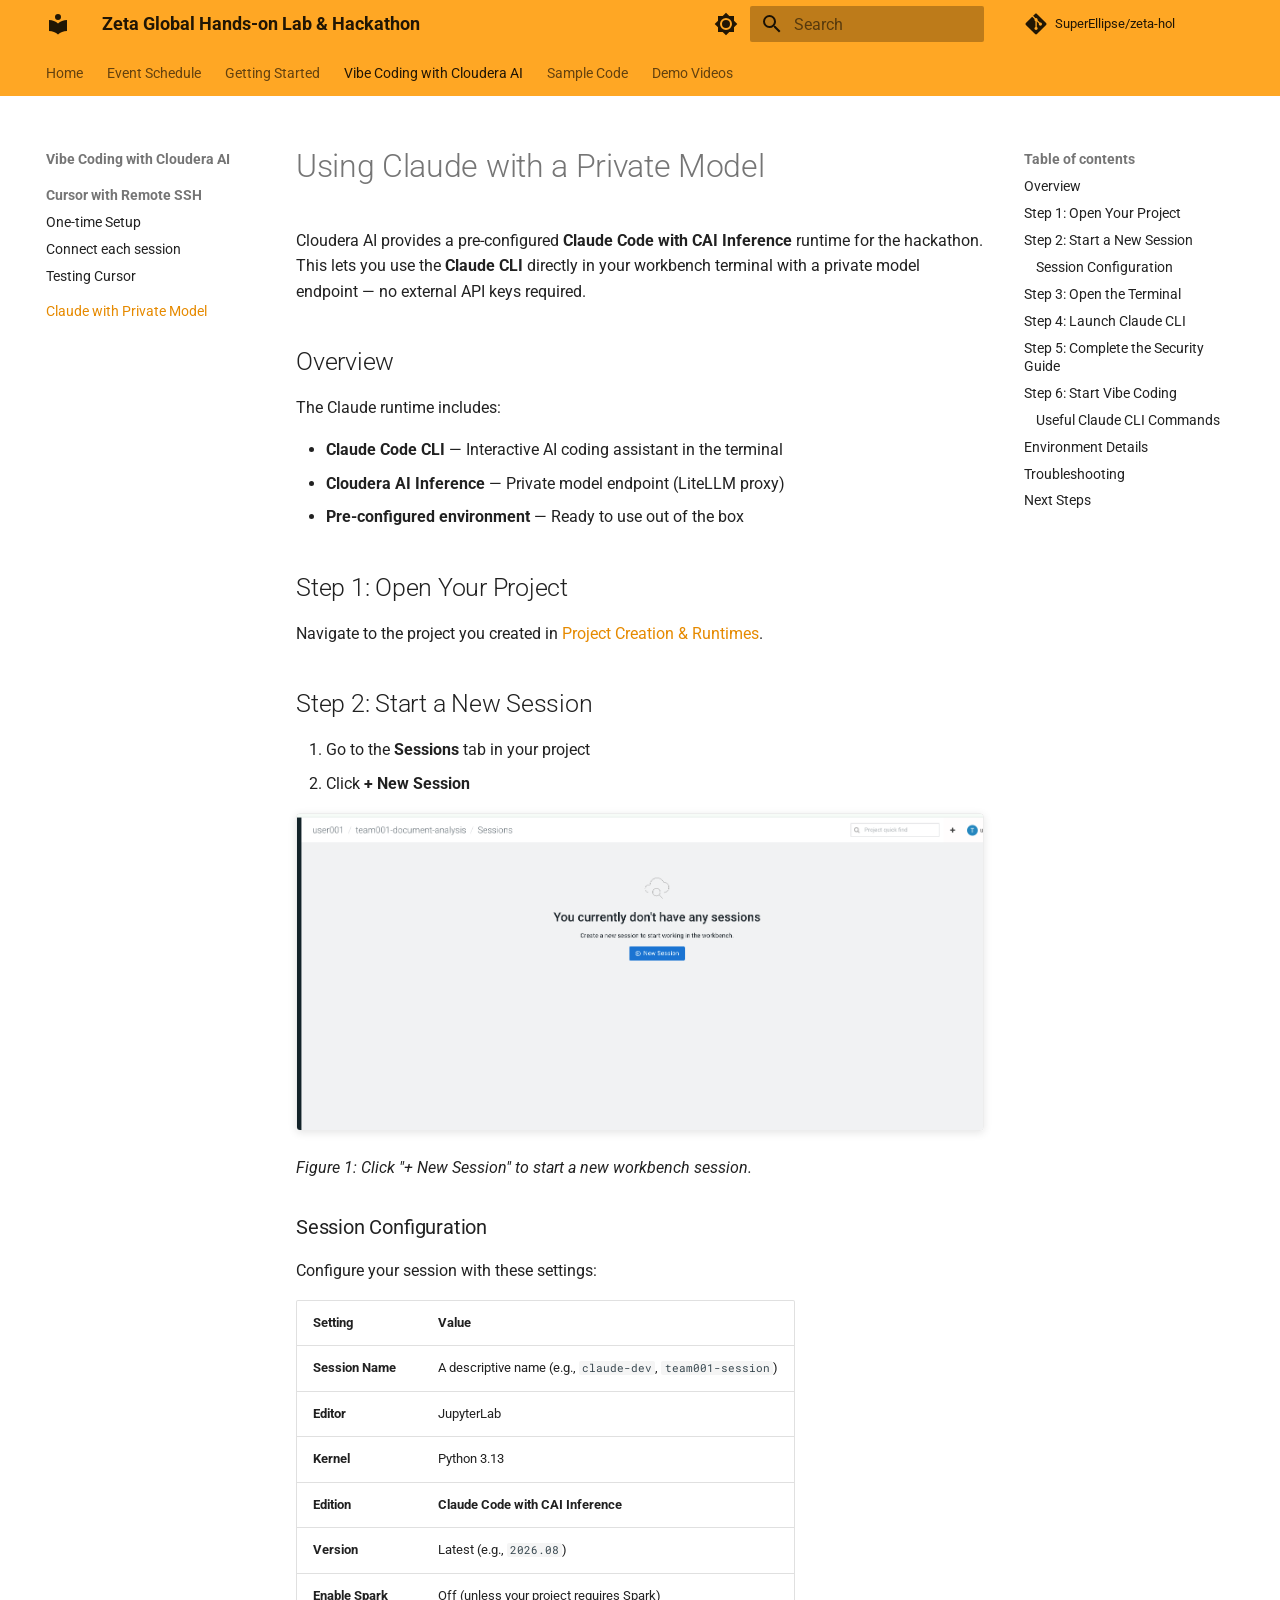
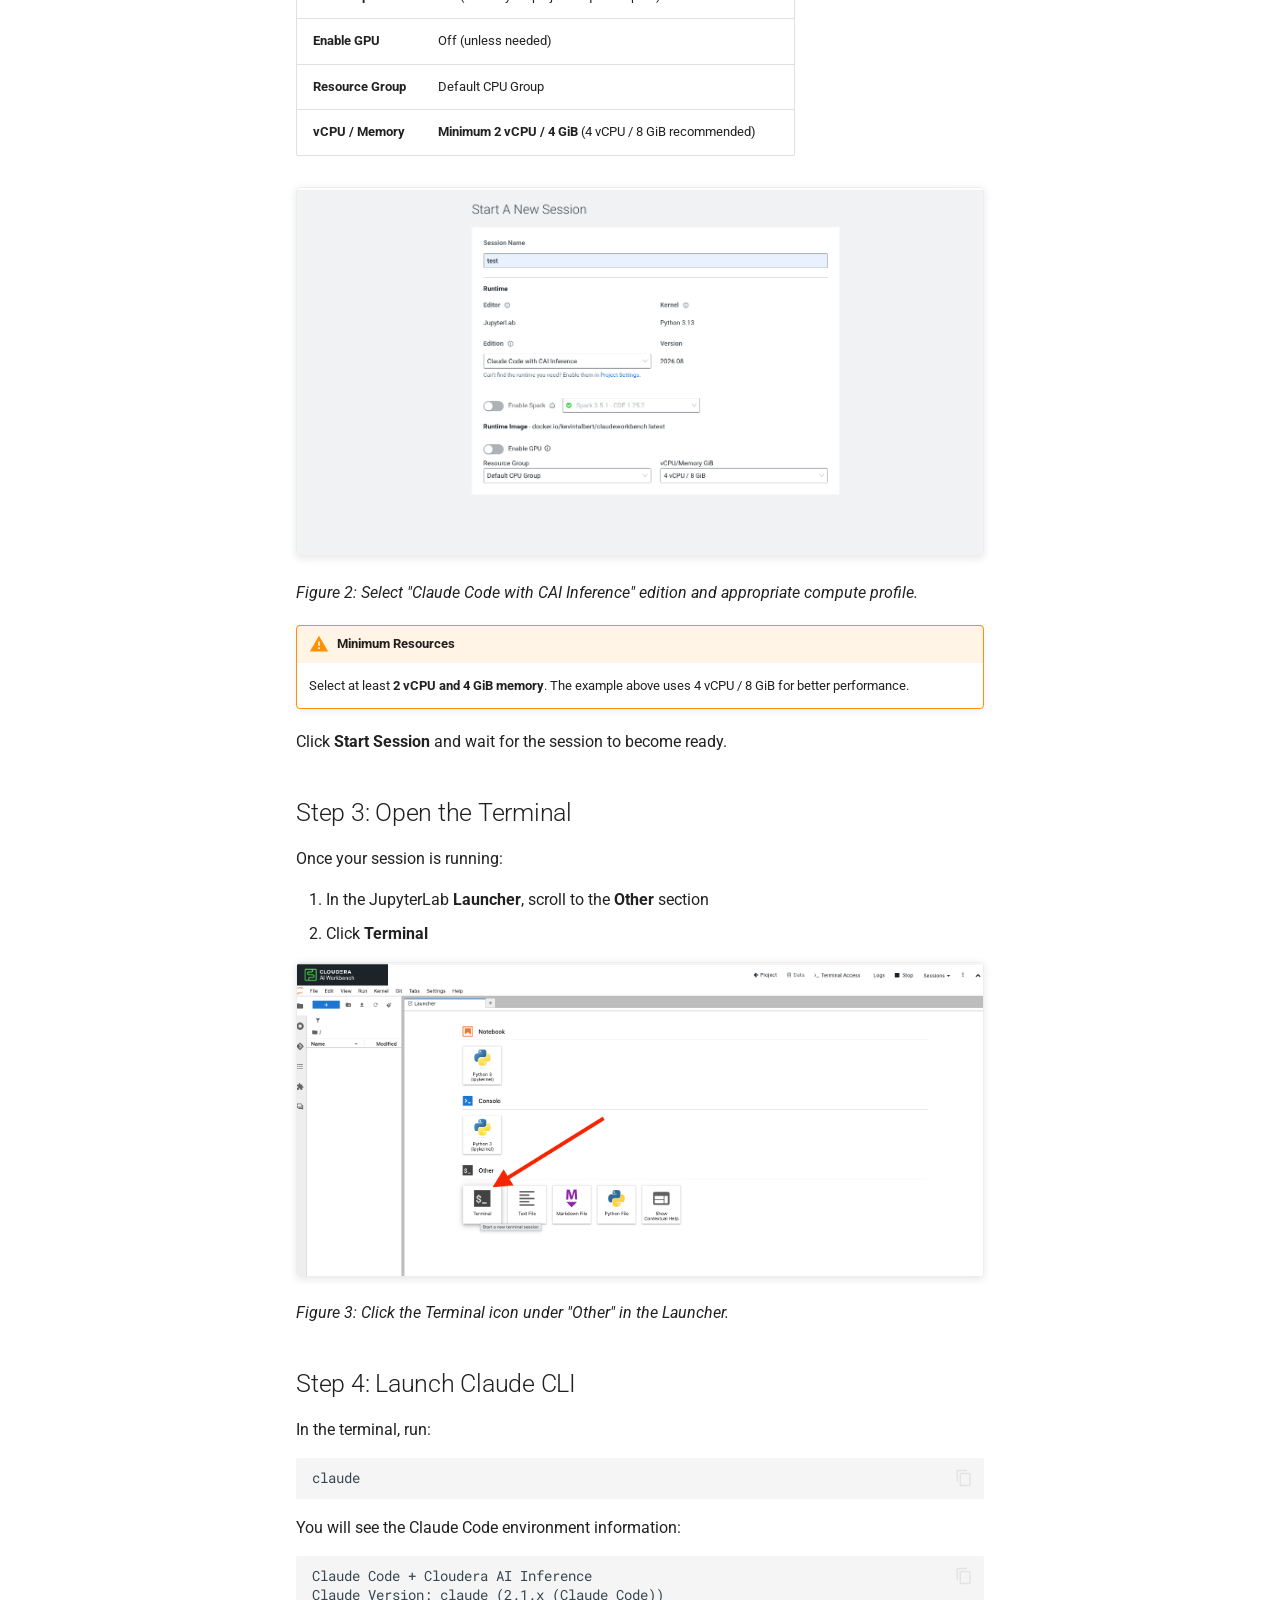
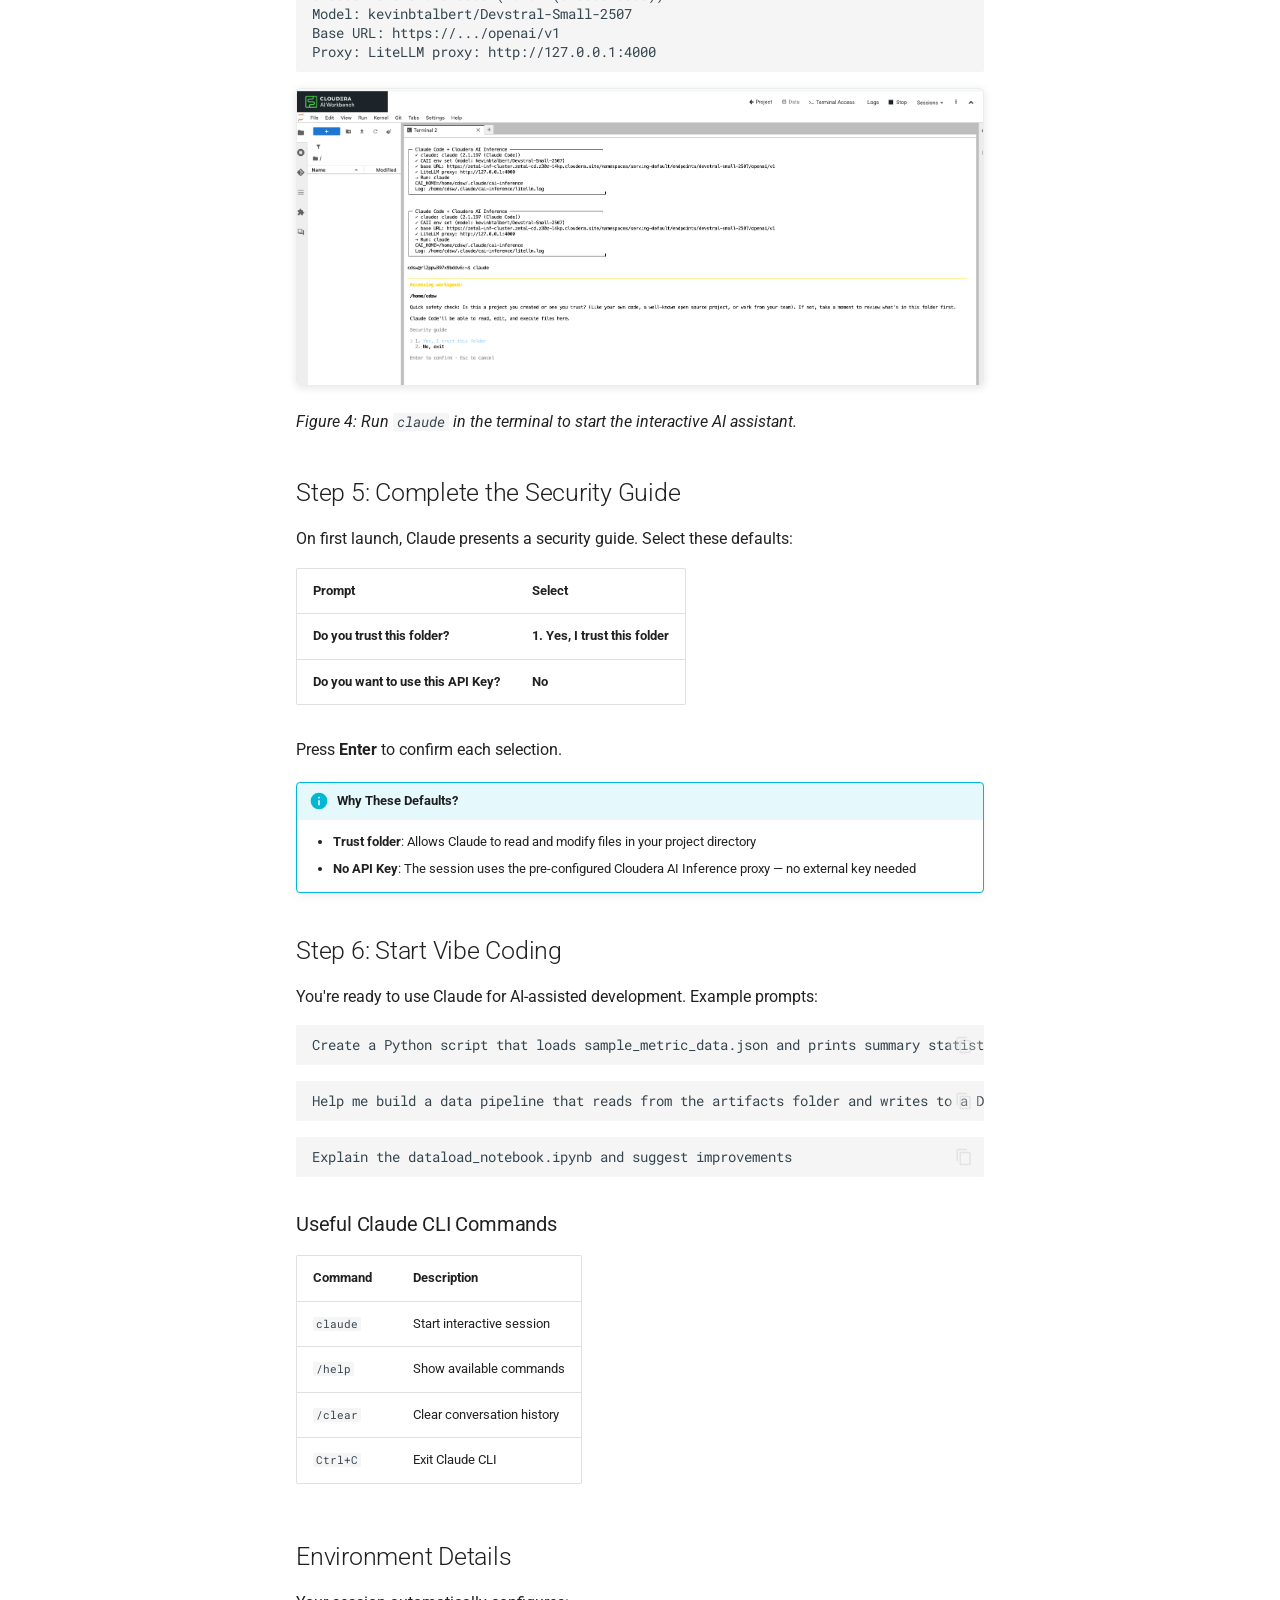
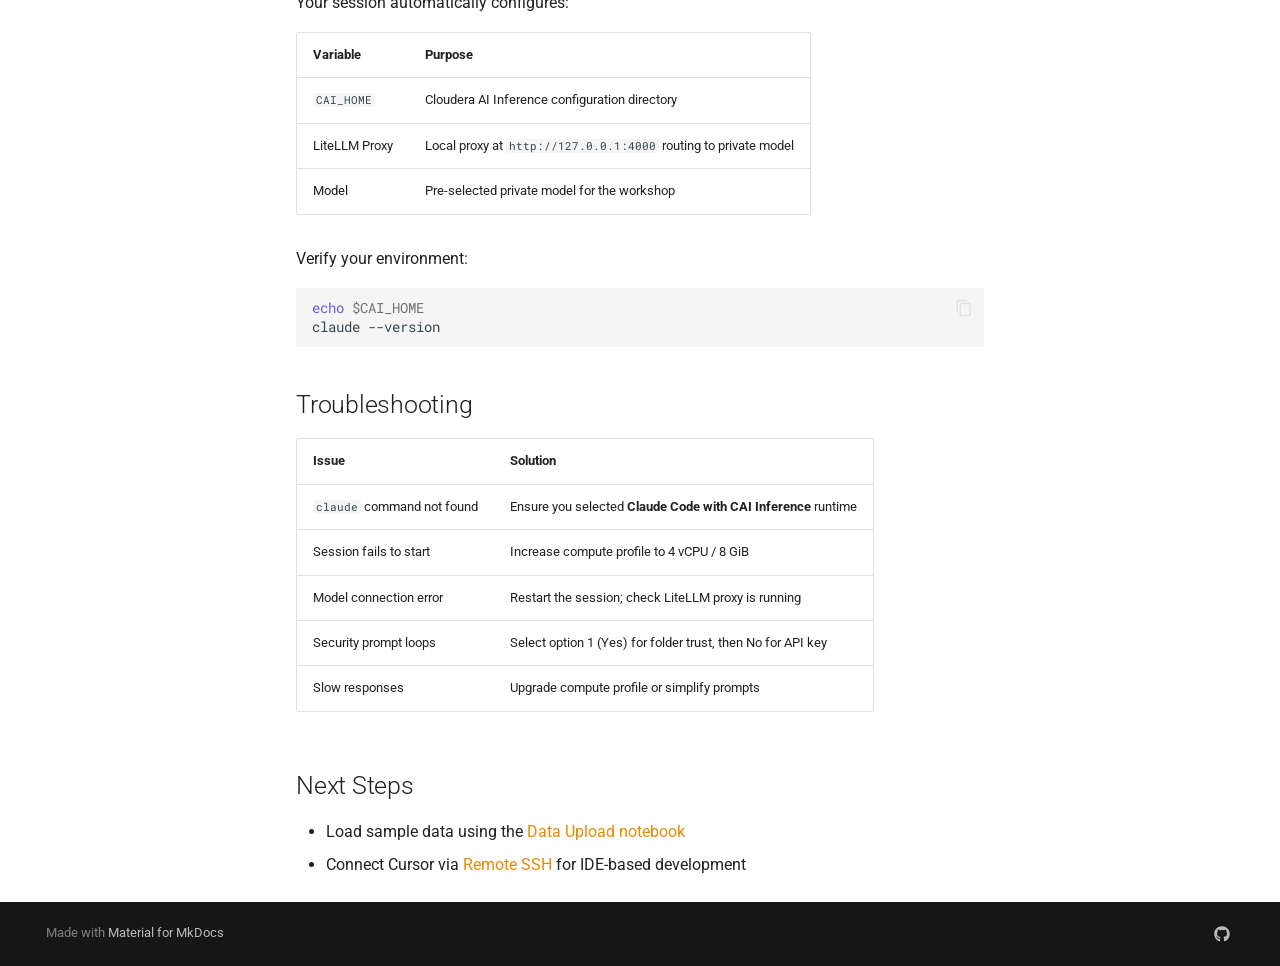
<file: vibe-coding/claude-private-model/index.html>
<!doctype html>
<html lang="en" class="no-js">
  <head>
    
      <meta charset="utf-8">
      <meta name="viewport" content="width=device-width,initial-scale=1">
      
        <meta name="description" content="Cloudera AI workshop guide for Zeta Global technical teams">
      
      
      
        <link rel="canonical" href="https://superellipse.github.io/zeta-hol/vibe-coding/claude-private-model/">
      
      
        <link rel="prev" href="../cursor-remote-ssh/testing-cursor/">
      
      
        <link rel="next" href="../../sample-code/data-upload/">
      
      
        
      
      
      <link rel="icon" href="../../assets/images/favicon.png">
      <meta name="generator" content="mkdocs-1.6.1, mkdocs-material-9.7.7">
    
    
      
        <title>Claude with Private Model - Zeta Global Hands-on Lab & Hackathon</title>
      
    
    
      <link rel="stylesheet" href="../../assets/stylesheets/main.ec1eaa64.min.css">
      
        
        <link rel="stylesheet" href="../../assets/stylesheets/palette.ab4e12ef.min.css">
      
      


    
    
      
    
    
      
        
        
        <link rel="preconnect" href="https://fonts.gstatic.com" crossorigin>
        <link rel="stylesheet" href="https://fonts.googleapis.com/css?family=Roboto:300,300i,400,400i,700,700i%7CRoboto+Mono:400,400i,700,700i&display=fallback">
        <style>:root{--md-text-font:"Roboto";--md-code-font:"Roboto Mono"}</style>
      
    
    
      <link rel="stylesheet" href="../../stylesheets/extra.css">
    
    <script>__md_scope=new URL("../..",location),__md_hash=e=>[...e].reduce(((e,_)=>(e<<5)-e+_.charCodeAt(0)),0),__md_get=(e,_=localStorage,t=__md_scope)=>JSON.parse(_.getItem(t.pathname+"."+e)),__md_set=(e,_,t=localStorage,a=__md_scope)=>{try{t.setItem(a.pathname+"."+e,JSON.stringify(_))}catch(e){}}</script>
    
      

    
    
  </head>
  
  
    
    
      
    
    
    
    
    <body dir="ltr" data-md-color-scheme="default" data-md-color-primary="orange" data-md-color-accent="deep-orange">
  
    
    <input class="md-toggle" data-md-toggle="drawer" type="checkbox" id="__drawer" autocomplete="off">
    <input class="md-toggle" data-md-toggle="search" type="checkbox" id="__search" autocomplete="off">
    <label class="md-overlay" for="__drawer"></label>
    <div data-md-component="skip">
      
        
        <a href="#using-claude-with-a-private-model" class="md-skip">
          Skip to content
        </a>
      
    </div>
    <div data-md-component="announce">
      
    </div>
    
    
      

<header class="md-header" data-md-component="header">
  <nav class="md-header__inner md-grid" aria-label="Header">
    <a href="../.." title="Zeta Global Hands-on Lab &amp; Hackathon" class="md-header__button md-logo" aria-label="Zeta Global Hands-on Lab & Hackathon" data-md-component="logo">
      
  
  <svg xmlns="http://www.w3.org/2000/svg" viewBox="0 0 24 24"><path d="M12 8a3 3 0 0 0 3-3 3 3 0 0 0-3-3 3 3 0 0 0-3 3 3 3 0 0 0 3 3m0 3.54C9.64 9.35 6.5 8 3 8v11c3.5 0 6.64 1.35 9 3.54 2.36-2.19 5.5-3.54 9-3.54V8c-3.5 0-6.64 1.35-9 3.54"/></svg>

    </a>
    <label class="md-header__button md-icon" for="__drawer">
      
      <svg xmlns="http://www.w3.org/2000/svg" viewBox="0 0 24 24"><path d="M3 6h18v2H3zm0 5h18v2H3zm0 5h18v2H3z"/></svg>
    </label>
    <div class="md-header__title" data-md-component="header-title">
      <div class="md-header__ellipsis">
        <div class="md-header__topic">
          <span class="md-ellipsis">
            Zeta Global Hands-on Lab & Hackathon
          </span>
        </div>
        <div class="md-header__topic" data-md-component="header-topic">
          <span class="md-ellipsis">
            
              Claude with Private Model
            
          </span>
        </div>
      </div>
    </div>
    
      
        <form class="md-header__option" data-md-component="palette">
  
    
    
    
    <input class="md-option" data-md-color-media="" data-md-color-scheme="default" data-md-color-primary="orange" data-md-color-accent="deep-orange"  aria-label="Switch to dark mode"  type="radio" name="__palette" id="__palette_0">
    
      <label class="md-header__button md-icon" title="Switch to dark mode" for="__palette_1" hidden>
        <svg xmlns="http://www.w3.org/2000/svg" viewBox="0 0 24 24"><path d="M12 8a4 4 0 0 0-4 4 4 4 0 0 0 4 4 4 4 0 0 0 4-4 4 4 0 0 0-4-4m0 10a6 6 0 0 1-6-6 6 6 0 0 1 6-6 6 6 0 0 1 6 6 6 6 0 0 1-6 6m8-9.31V4h-4.69L12 .69 8.69 4H4v4.69L.69 12 4 15.31V20h4.69L12 23.31 15.31 20H20v-4.69L23.31 12z"/></svg>
      </label>
    
  
    
    
    
    <input class="md-option" data-md-color-media="" data-md-color-scheme="slate" data-md-color-primary="orange" data-md-color-accent="deep-orange"  aria-label="Switch to light mode"  type="radio" name="__palette" id="__palette_1">
    
      <label class="md-header__button md-icon" title="Switch to light mode" for="__palette_0" hidden>
        <svg xmlns="http://www.w3.org/2000/svg" viewBox="0 0 24 24"><path d="M12 18c-.89 0-1.74-.2-2.5-.55C11.56 16.5 13 14.42 13 12s-1.44-4.5-3.5-5.45C10.26 6.2 11.11 6 12 6a6 6 0 0 1 6 6 6 6 0 0 1-6 6m8-9.31V4h-4.69L12 .69 8.69 4H4v4.69L.69 12 4 15.31V20h4.69L12 23.31 15.31 20H20v-4.69L23.31 12z"/></svg>
      </label>
    
  
</form>
      
    
    
      <script>var palette=__md_get("__palette");if(palette&&palette.color){if("(prefers-color-scheme)"===palette.color.media){var media=matchMedia("(prefers-color-scheme: light)"),input=document.querySelector(media.matches?"[data-md-color-media='(prefers-color-scheme: light)']":"[data-md-color-media='(prefers-color-scheme: dark)']");palette.color.media=input.getAttribute("data-md-color-media"),palette.color.scheme=input.getAttribute("data-md-color-scheme"),palette.color.primary=input.getAttribute("data-md-color-primary"),palette.color.accent=input.getAttribute("data-md-color-accent")}for(var[key,value]of Object.entries(palette.color))document.body.setAttribute("data-md-color-"+key,value)}</script>
    
    
    
      
      
        <label class="md-header__button md-icon" for="__search">
          
          <svg xmlns="http://www.w3.org/2000/svg" viewBox="0 0 24 24"><path d="M9.5 3A6.5 6.5 0 0 1 16 9.5c0 1.61-.59 3.09-1.56 4.23l.27.27h.79l5 5-1.5 1.5-5-5v-.79l-.27-.27A6.52 6.52 0 0 1 9.5 16 6.5 6.5 0 0 1 3 9.5 6.5 6.5 0 0 1 9.5 3m0 2C7 5 5 7 5 9.5S7 14 9.5 14 14 12 14 9.5 12 5 9.5 5"/></svg>
        </label>
        <div class="md-search" data-md-component="search" role="dialog">
  <label class="md-search__overlay" for="__search"></label>
  <div class="md-search__inner" role="search">
    <form class="md-search__form" name="search">
      <input type="text" class="md-search__input" name="query" aria-label="Search" placeholder="Search" autocapitalize="off" autocorrect="off" autocomplete="off" spellcheck="false" data-md-component="search-query" required>
      <label class="md-search__icon md-icon" for="__search">
        
        <svg xmlns="http://www.w3.org/2000/svg" viewBox="0 0 24 24"><path d="M9.5 3A6.5 6.5 0 0 1 16 9.5c0 1.61-.59 3.09-1.56 4.23l.27.27h.79l5 5-1.5 1.5-5-5v-.79l-.27-.27A6.52 6.52 0 0 1 9.5 16 6.5 6.5 0 0 1 3 9.5 6.5 6.5 0 0 1 9.5 3m0 2C7 5 5 7 5 9.5S7 14 9.5 14 14 12 14 9.5 12 5 9.5 5"/></svg>
        
        <svg xmlns="http://www.w3.org/2000/svg" viewBox="0 0 24 24"><path d="M20 11v2H8l5.5 5.5-1.42 1.42L4.16 12l7.92-7.92L13.5 5.5 8 11z"/></svg>
      </label>
      <nav class="md-search__options" aria-label="Search">
        
        <button type="reset" class="md-search__icon md-icon" title="Clear" aria-label="Clear" tabindex="-1">
          
          <svg xmlns="http://www.w3.org/2000/svg" viewBox="0 0 24 24"><path d="M19 6.41 17.59 5 12 10.59 6.41 5 5 6.41 10.59 12 5 17.59 6.41 19 12 13.41 17.59 19 19 17.59 13.41 12z"/></svg>
        </button>
      </nav>
      
        <div class="md-search__suggest" data-md-component="search-suggest"></div>
      
    </form>
    <div class="md-search__output">
      <div class="md-search__scrollwrap" tabindex="0" data-md-scrollfix>
        <div class="md-search-result" data-md-component="search-result">
          <div class="md-search-result__meta">
            Initializing search
          </div>
          <ol class="md-search-result__list" role="presentation"></ol>
        </div>
      </div>
    </div>
  </div>
</div>
      
    
    
      <div class="md-header__source">
        <a href="https://github.com/SuperEllipse/zeta-hol" title="Go to repository" class="md-source" data-md-component="source">
  <div class="md-source__icon md-icon">
    
    <svg xmlns="http://www.w3.org/2000/svg" viewBox="0 0 448 512"><!--! Font Awesome Free 7.1.0 by @fontawesome - https://fontawesome.com License - https://fontawesome.com/license/free (Icons: CC BY 4.0, Fonts: SIL OFL 1.1, Code: MIT License) Copyright 2025 Fonticons, Inc.--><path d="M439.6 236.1 244 40.5c-5.4-5.5-12.8-8.5-20.4-8.5s-15 3-20.4 8.4L162.5 81l51.5 51.5c27.1-9.1 52.7 16.8 43.4 43.7l49.7 49.7c34.2-11.8 61.2 31 35.5 56.7-26.5 26.5-70.2-2.9-56-37.3L240.3 199v121.9c25.3 12.5 22.3 41.8 9.1 55-6.4 6.4-15.2 10.1-24.3 10.1s-17.8-3.6-24.3-10.1c-17.6-17.6-11.1-46.9 11.2-56v-123c-20.8-8.5-24.6-30.7-18.6-45L142.6 101 8.5 235.1C3 240.6 0 247.9 0 255.5s3 15 8.5 20.4l195.6 195.7c5.4 5.4 12.7 8.4 20.4 8.4s15-3 20.4-8.4l194.7-194.7c5.4-5.4 8.4-12.8 8.4-20.4s-3-15-8.4-20.4"/></svg>
  </div>
  <div class="md-source__repository">
    SuperEllipse/zeta-hol
  </div>
</a>
      </div>
    
  </nav>
  
</header>
    
    <div class="md-container" data-md-component="container">
      
      
        
          
            
<nav class="md-tabs" aria-label="Tabs" data-md-component="tabs">
  <div class="md-grid">
    <ul class="md-tabs__list">
      
        
  
  
  
  
    <li class="md-tabs__item">
      <a href="../.." class="md-tabs__link">
        
  
  
    
  
  Home

      </a>
    </li>
  

      
        
  
  
  
  
    <li class="md-tabs__item">
      <a href="../../hackathon-schedule/" class="md-tabs__link">
        
  
  
    
  
  Event Schedule

      </a>
    </li>
  

      
        
  
  
  
  
    
    
      <li class="md-tabs__item">
        <a href="../../setup/login-and-project/" class="md-tabs__link">
          
  
  
  Getting Started

        </a>
      </li>
    
  

      
        
  
  
  
    
  
  
    
    
      
  
  
  
    
  
  
    
    
      <li class="md-tabs__item md-tabs__item--active">
        <a href="../cursor-remote-ssh/one-time-setup/" class="md-tabs__link">
          
  
  
  Vibe Coding with Cloudera AI

        </a>
      </li>
    
  

    
  

      
        
  
  
  
  
    
    
      <li class="md-tabs__item">
        <a href="../../sample-code/data-upload/" class="md-tabs__link">
          
  
  
  Sample Code

        </a>
      </li>
    
  

      
        
  
  
  
  
    <li class="md-tabs__item">
      <a href="../../demo-videos/" class="md-tabs__link">
        
  
  
    
  
  Demo Videos

      </a>
    </li>
  

      
    </ul>
  </div>
</nav>
          
        
      
      <main class="md-main" data-md-component="main">
        <div class="md-main__inner md-grid">
          
            
              
              <div class="md-sidebar md-sidebar--primary" data-md-component="sidebar" data-md-type="navigation" >
                <div class="md-sidebar__scrollwrap">
                  <div class="md-sidebar__inner">
                    


  


<nav class="md-nav md-nav--primary md-nav--lifted" aria-label="Navigation" data-md-level="0">
  <label class="md-nav__title" for="__drawer">
    <a href="../.." title="Zeta Global Hands-on Lab &amp; Hackathon" class="md-nav__button md-logo" aria-label="Zeta Global Hands-on Lab & Hackathon" data-md-component="logo">
      
  
  <svg xmlns="http://www.w3.org/2000/svg" viewBox="0 0 24 24"><path d="M12 8a3 3 0 0 0 3-3 3 3 0 0 0-3-3 3 3 0 0 0-3 3 3 3 0 0 0 3 3m0 3.54C9.64 9.35 6.5 8 3 8v11c3.5 0 6.64 1.35 9 3.54 2.36-2.19 5.5-3.54 9-3.54V8c-3.5 0-6.64 1.35-9 3.54"/></svg>

    </a>
    Zeta Global Hands-on Lab & Hackathon
  </label>
  
    <div class="md-nav__source">
      <a href="https://github.com/SuperEllipse/zeta-hol" title="Go to repository" class="md-source" data-md-component="source">
  <div class="md-source__icon md-icon">
    
    <svg xmlns="http://www.w3.org/2000/svg" viewBox="0 0 448 512"><!--! Font Awesome Free 7.1.0 by @fontawesome - https://fontawesome.com License - https://fontawesome.com/license/free (Icons: CC BY 4.0, Fonts: SIL OFL 1.1, Code: MIT License) Copyright 2025 Fonticons, Inc.--><path d="M439.6 236.1 244 40.5c-5.4-5.5-12.8-8.5-20.4-8.5s-15 3-20.4 8.4L162.5 81l51.5 51.5c27.1-9.1 52.7 16.8 43.4 43.7l49.7 49.7c34.2-11.8 61.2 31 35.5 56.7-26.5 26.5-70.2-2.9-56-37.3L240.3 199v121.9c25.3 12.5 22.3 41.8 9.1 55-6.4 6.4-15.2 10.1-24.3 10.1s-17.8-3.6-24.3-10.1c-17.6-17.6-11.1-46.9 11.2-56v-123c-20.8-8.5-24.6-30.7-18.6-45L142.6 101 8.5 235.1C3 240.6 0 247.9 0 255.5s3 15 8.5 20.4l195.6 195.7c5.4 5.4 12.7 8.4 20.4 8.4s15-3 20.4-8.4l194.7-194.7c5.4-5.4 8.4-12.8 8.4-20.4s-3-15-8.4-20.4"/></svg>
  </div>
  <div class="md-source__repository">
    SuperEllipse/zeta-hol
  </div>
</a>
    </div>
  
  <ul class="md-nav__list" data-md-scrollfix>
    
      
      
  
  
  
  
    <li class="md-nav__item">
      <a href="../.." class="md-nav__link">
        
  
  
  <span class="md-ellipsis">
    
  
    Home
  

    
  </span>
  
  

      </a>
    </li>
  

    
      
      
  
  
  
  
    <li class="md-nav__item">
      <a href="../../hackathon-schedule/" class="md-nav__link">
        
  
  
  <span class="md-ellipsis">
    
  
    Event Schedule
  

    
  </span>
  
  

      </a>
    </li>
  

    
      
      
  
  
  
  
    
    
    
    
      
      
        
      
    
    
    <li class="md-nav__item md-nav__item--nested">
      
        
        
          
        
        <input class="md-nav__toggle md-toggle md-toggle--indeterminate" type="checkbox" id="__nav_3" >
        
          
          <label class="md-nav__link" for="__nav_3" id="__nav_3_label" tabindex="0">
            
  
  
  <span class="md-ellipsis">
    
  
    Getting Started
  

    
  </span>
  
  

            <span class="md-nav__icon md-icon"></span>
          </label>
        
        <nav class="md-nav" data-md-level="1" aria-labelledby="__nav_3_label" aria-expanded="false">
          <label class="md-nav__title" for="__nav_3">
            <span class="md-nav__icon md-icon"></span>
            
  
    Getting Started
  

          </label>
          <ul class="md-nav__list" data-md-scrollfix>
            
              
                
  
  
  
  
    <li class="md-nav__item">
      <a href="../../setup/login-and-project/" class="md-nav__link">
        
  
  
  <span class="md-ellipsis">
    
  
    Login & Workbench Setup
  

    
  </span>
  
  

      </a>
    </li>
  

              
            
              
                
  
  
  
  
    <li class="md-nav__item">
      <a href="../../setup/project-and-runtimes/" class="md-nav__link">
        
  
  
  <span class="md-ellipsis">
    
  
    Project Creation & Runtimes
  

    
  </span>
  
  

      </a>
    </li>
  

              
            
          </ul>
        </nav>
      
    </li>
  

    
      
      
  
  
    
  
  
  
    
    
    
    
      
        
        
      
      
        
      
    
    
    <li class="md-nav__item md-nav__item--active md-nav__item--section md-nav__item--nested">
      
        
        
        <input class="md-nav__toggle md-toggle " type="checkbox" id="__nav_4" checked>
        
          
          <label class="md-nav__link" for="__nav_4" id="__nav_4_label" tabindex="">
            
  
  
  <span class="md-ellipsis">
    
  
    Vibe Coding with Cloudera AI
  

    
  </span>
  
  

            <span class="md-nav__icon md-icon"></span>
          </label>
        
        <nav class="md-nav" data-md-level="1" aria-labelledby="__nav_4_label" aria-expanded="true">
          <label class="md-nav__title" for="__nav_4">
            <span class="md-nav__icon md-icon"></span>
            
  
    Vibe Coding with Cloudera AI
  

          </label>
          <ul class="md-nav__list" data-md-scrollfix>
            
              
                
  
  
  
  
    
    
    
    
      
      
        
          
          
        
      
    
    
    <li class="md-nav__item md-nav__item--section md-nav__item--nested">
      
        
        
          
        
        <input class="md-nav__toggle md-toggle md-toggle--indeterminate" type="checkbox" id="__nav_4_1" >
        
          
          <label class="md-nav__link" for="__nav_4_1" id="__nav_4_1_label" tabindex="">
            
  
  
  <span class="md-ellipsis">
    
  
    Cursor with Remote SSH
  

    
  </span>
  
  

            <span class="md-nav__icon md-icon"></span>
          </label>
        
        <nav class="md-nav" data-md-level="2" aria-labelledby="__nav_4_1_label" aria-expanded="false">
          <label class="md-nav__title" for="__nav_4_1">
            <span class="md-nav__icon md-icon"></span>
            
  
    Cursor with Remote SSH
  

          </label>
          <ul class="md-nav__list" data-md-scrollfix>
            
              
                
  
  
  
  
    <li class="md-nav__item">
      <a href="../cursor-remote-ssh/one-time-setup/" class="md-nav__link">
        
  
  
  <span class="md-ellipsis">
    
  
    One-time Setup
  

    
  </span>
  
  

      </a>
    </li>
  

              
            
              
                
  
  
  
  
    <li class="md-nav__item">
      <a href="../cursor-remote-ssh/connect-each-session/" class="md-nav__link">
        
  
  
  <span class="md-ellipsis">
    
  
    Connect each session
  

    
  </span>
  
  

      </a>
    </li>
  

              
            
              
                
  
  
  
  
    <li class="md-nav__item">
      <a href="../cursor-remote-ssh/testing-cursor/" class="md-nav__link">
        
  
  
  <span class="md-ellipsis">
    
  
    Testing Cursor
  

    
  </span>
  
  

      </a>
    </li>
  

              
            
          </ul>
        </nav>
      
    </li>
  

              
            
              
                
  
  
    
  
  
  
    <li class="md-nav__item md-nav__item--active">
      
      <input class="md-nav__toggle md-toggle" type="checkbox" id="__toc">
      
      
        
      
      
        <label class="md-nav__link md-nav__link--active" for="__toc">
          
  
  
  <span class="md-ellipsis">
    
  
    Claude with Private Model
  

    
  </span>
  
  

          <span class="md-nav__icon md-icon"></span>
        </label>
      
      <a href="./" class="md-nav__link md-nav__link--active">
        
  
  
  <span class="md-ellipsis">
    
  
    Claude with Private Model
  

    
  </span>
  
  

      </a>
      
        

<nav class="md-nav md-nav--secondary" aria-label="Table of contents">
  
  
  
    
  
  
    <label class="md-nav__title" for="__toc">
      <span class="md-nav__icon md-icon"></span>
      Table of contents
    </label>
    <ul class="md-nav__list" data-md-component="toc" data-md-scrollfix>
      
        <li class="md-nav__item">
  <a href="#overview" class="md-nav__link">
    <span class="md-ellipsis">
      
        Overview
      
    </span>
  </a>
  
</li>
      
        <li class="md-nav__item">
  <a href="#step-1-open-your-project" class="md-nav__link">
    <span class="md-ellipsis">
      
        Step 1: Open Your Project
      
    </span>
  </a>
  
</li>
      
        <li class="md-nav__item">
  <a href="#step-2-start-a-new-session" class="md-nav__link">
    <span class="md-ellipsis">
      
        Step 2: Start a New Session
      
    </span>
  </a>
  
    <nav class="md-nav" aria-label="Step 2: Start a New Session">
      <ul class="md-nav__list">
        
          <li class="md-nav__item">
  <a href="#session-configuration" class="md-nav__link">
    <span class="md-ellipsis">
      
        Session Configuration
      
    </span>
  </a>
  
</li>
        
      </ul>
    </nav>
  
</li>
      
        <li class="md-nav__item">
  <a href="#step-3-open-the-terminal" class="md-nav__link">
    <span class="md-ellipsis">
      
        Step 3: Open the Terminal
      
    </span>
  </a>
  
</li>
      
        <li class="md-nav__item">
  <a href="#step-4-launch-claude-cli" class="md-nav__link">
    <span class="md-ellipsis">
      
        Step 4: Launch Claude CLI
      
    </span>
  </a>
  
</li>
      
        <li class="md-nav__item">
  <a href="#step-5-complete-the-security-guide" class="md-nav__link">
    <span class="md-ellipsis">
      
        Step 5: Complete the Security Guide
      
    </span>
  </a>
  
</li>
      
        <li class="md-nav__item">
  <a href="#step-6-start-vibe-coding" class="md-nav__link">
    <span class="md-ellipsis">
      
        Step 6: Start Vibe Coding
      
    </span>
  </a>
  
    <nav class="md-nav" aria-label="Step 6: Start Vibe Coding">
      <ul class="md-nav__list">
        
          <li class="md-nav__item">
  <a href="#useful-claude-cli-commands" class="md-nav__link">
    <span class="md-ellipsis">
      
        Useful Claude CLI Commands
      
    </span>
  </a>
  
</li>
        
      </ul>
    </nav>
  
</li>
      
        <li class="md-nav__item">
  <a href="#environment-details" class="md-nav__link">
    <span class="md-ellipsis">
      
        Environment Details
      
    </span>
  </a>
  
</li>
      
        <li class="md-nav__item">
  <a href="#troubleshooting" class="md-nav__link">
    <span class="md-ellipsis">
      
        Troubleshooting
      
    </span>
  </a>
  
</li>
      
        <li class="md-nav__item">
  <a href="#next-steps" class="md-nav__link">
    <span class="md-ellipsis">
      
        Next Steps
      
    </span>
  </a>
  
</li>
      
    </ul>
  
</nav>
      
    </li>
  

              
            
          </ul>
        </nav>
      
    </li>
  

    
      
      
  
  
  
  
    
    
    
    
      
      
        
      
    
    
    <li class="md-nav__item md-nav__item--nested">
      
        
        
          
        
        <input class="md-nav__toggle md-toggle md-toggle--indeterminate" type="checkbox" id="__nav_5" >
        
          
          <label class="md-nav__link" for="__nav_5" id="__nav_5_label" tabindex="0">
            
  
  
  <span class="md-ellipsis">
    
  
    Sample Code
  

    
  </span>
  
  

            <span class="md-nav__icon md-icon"></span>
          </label>
        
        <nav class="md-nav" data-md-level="1" aria-labelledby="__nav_5_label" aria-expanded="false">
          <label class="md-nav__title" for="__nav_5">
            <span class="md-nav__icon md-icon"></span>
            
  
    Sample Code
  

          </label>
          <ul class="md-nav__list" data-md-scrollfix>
            
              
                
  
  
  
  
    <li class="md-nav__item">
      <a href="../../sample-code/data-upload/" class="md-nav__link">
        
  
  
  <span class="md-ellipsis">
    
  
    Data Upload & Insertion
  

    
  </span>
  
  

      </a>
    </li>
  

              
            
          </ul>
        </nav>
      
    </li>
  

    
      
      
  
  
  
  
    <li class="md-nav__item">
      <a href="../../demo-videos/" class="md-nav__link">
        
  
  
  <span class="md-ellipsis">
    
  
    Demo Videos
  

    
  </span>
  
  

      </a>
    </li>
  

    
  </ul>
</nav>
                  </div>
                </div>
              </div>
            
            
              
              <div class="md-sidebar md-sidebar--secondary" data-md-component="sidebar" data-md-type="toc" >
                <div class="md-sidebar__scrollwrap">
                  <div class="md-sidebar__inner">
                    

<nav class="md-nav md-nav--secondary" aria-label="Table of contents">
  
  
  
    
  
  
    <label class="md-nav__title" for="__toc">
      <span class="md-nav__icon md-icon"></span>
      Table of contents
    </label>
    <ul class="md-nav__list" data-md-component="toc" data-md-scrollfix>
      
        <li class="md-nav__item">
  <a href="#overview" class="md-nav__link">
    <span class="md-ellipsis">
      
        Overview
      
    </span>
  </a>
  
</li>
      
        <li class="md-nav__item">
  <a href="#step-1-open-your-project" class="md-nav__link">
    <span class="md-ellipsis">
      
        Step 1: Open Your Project
      
    </span>
  </a>
  
</li>
      
        <li class="md-nav__item">
  <a href="#step-2-start-a-new-session" class="md-nav__link">
    <span class="md-ellipsis">
      
        Step 2: Start a New Session
      
    </span>
  </a>
  
    <nav class="md-nav" aria-label="Step 2: Start a New Session">
      <ul class="md-nav__list">
        
          <li class="md-nav__item">
  <a href="#session-configuration" class="md-nav__link">
    <span class="md-ellipsis">
      
        Session Configuration
      
    </span>
  </a>
  
</li>
        
      </ul>
    </nav>
  
</li>
      
        <li class="md-nav__item">
  <a href="#step-3-open-the-terminal" class="md-nav__link">
    <span class="md-ellipsis">
      
        Step 3: Open the Terminal
      
    </span>
  </a>
  
</li>
      
        <li class="md-nav__item">
  <a href="#step-4-launch-claude-cli" class="md-nav__link">
    <span class="md-ellipsis">
      
        Step 4: Launch Claude CLI
      
    </span>
  </a>
  
</li>
      
        <li class="md-nav__item">
  <a href="#step-5-complete-the-security-guide" class="md-nav__link">
    <span class="md-ellipsis">
      
        Step 5: Complete the Security Guide
      
    </span>
  </a>
  
</li>
      
        <li class="md-nav__item">
  <a href="#step-6-start-vibe-coding" class="md-nav__link">
    <span class="md-ellipsis">
      
        Step 6: Start Vibe Coding
      
    </span>
  </a>
  
    <nav class="md-nav" aria-label="Step 6: Start Vibe Coding">
      <ul class="md-nav__list">
        
          <li class="md-nav__item">
  <a href="#useful-claude-cli-commands" class="md-nav__link">
    <span class="md-ellipsis">
      
        Useful Claude CLI Commands
      
    </span>
  </a>
  
</li>
        
      </ul>
    </nav>
  
</li>
      
        <li class="md-nav__item">
  <a href="#environment-details" class="md-nav__link">
    <span class="md-ellipsis">
      
        Environment Details
      
    </span>
  </a>
  
</li>
      
        <li class="md-nav__item">
  <a href="#troubleshooting" class="md-nav__link">
    <span class="md-ellipsis">
      
        Troubleshooting
      
    </span>
  </a>
  
</li>
      
        <li class="md-nav__item">
  <a href="#next-steps" class="md-nav__link">
    <span class="md-ellipsis">
      
        Next Steps
      
    </span>
  </a>
  
</li>
      
    </ul>
  
</nav>
                  </div>
                </div>
              </div>
            
          
          
            <div class="md-content" data-md-component="content">
              
              <article class="md-content__inner md-typeset">
                
                  


  
  


<h1 id="using-claude-with-a-private-model">Using Claude with a Private Model<a class="headerlink" href="#using-claude-with-a-private-model" title="Permanent link">&para;</a></h1>
<p>Cloudera AI provides a pre-configured <strong>Claude Code with CAI Inference</strong> runtime for the hackathon. This lets you use the <strong>Claude CLI</strong> directly in your workbench terminal with a private model endpoint — no external API keys required.</p>
<h2 id="overview">Overview<a class="headerlink" href="#overview" title="Permanent link">&para;</a></h2>
<p>The Claude runtime includes:</p>
<ul>
<li><strong>Claude Code CLI</strong> — Interactive AI coding assistant in the terminal</li>
<li><strong>Cloudera AI Inference</strong> — Private model endpoint (LiteLLM proxy)</li>
<li><strong>Pre-configured environment</strong> — Ready to use out of the box</li>
</ul>
<h2 id="step-1-open-your-project">Step 1: Open Your Project<a class="headerlink" href="#step-1-open-your-project" title="Permanent link">&para;</a></h2>
<p>Navigate to the project you created in <a href="../../setup/project-and-runtimes/">Project Creation &amp; Runtimes</a>.</p>
<h2 id="step-2-start-a-new-session">Step 2: Start a New Session<a class="headerlink" href="#step-2-start-a-new-session" title="Permanent link">&para;</a></h2>
<ol>
<li>Go to the <strong>Sessions</strong> tab in your project</li>
<li>Click <strong>+ New Session</strong></li>
</ol>
<p><img alt="Sessions page with New Session button" src="../../images/new-session.png" /></p>
<p><em>Figure 1: Click "+ New Session" to start a new workbench session.</em></p>
<h3 id="session-configuration">Session Configuration<a class="headerlink" href="#session-configuration" title="Permanent link">&para;</a></h3>
<p>Configure your session with these settings:</p>
<table>
<thead>
<tr>
<th>Setting</th>
<th>Value</th>
</tr>
</thead>
<tbody>
<tr>
<td><strong>Session Name</strong></td>
<td>A descriptive name (e.g., <code>claude-dev</code>, <code>team001-session</code>)</td>
</tr>
<tr>
<td><strong>Editor</strong></td>
<td>JupyterLab</td>
</tr>
<tr>
<td><strong>Kernel</strong></td>
<td>Python 3.13</td>
</tr>
<tr>
<td><strong>Edition</strong></td>
<td><strong>Claude Code with CAI Inference</strong></td>
</tr>
<tr>
<td><strong>Version</strong></td>
<td>Latest (e.g., <code>2026.08</code>)</td>
</tr>
<tr>
<td><strong>Enable Spark</strong></td>
<td>Off (unless your project requires Spark)</td>
</tr>
<tr>
<td><strong>Enable GPU</strong></td>
<td>Off (unless needed)</td>
</tr>
<tr>
<td><strong>Resource Group</strong></td>
<td>Default CPU Group</td>
</tr>
<tr>
<td><strong>vCPU / Memory</strong></td>
<td><strong>Minimum 2 vCPU / 4 GiB</strong> (4 vCPU / 8 GiB recommended)</td>
</tr>
</tbody>
</table>
<p><img alt="Start A New Session configuration" src="../../images/session-config.png" /></p>
<p><em>Figure 2: Select "Claude Code with CAI Inference" edition and appropriate compute profile.</em></p>
<div class="admonition warning">
<p class="admonition-title">Minimum Resources</p>
<p>Select at least <strong>2 vCPU and 4 GiB memory</strong>. The example above uses 4 vCPU / 8 GiB for better performance.</p>
</div>
<p>Click <strong>Start Session</strong> and wait for the session to become ready.</p>
<h2 id="step-3-open-the-terminal">Step 3: Open the Terminal<a class="headerlink" href="#step-3-open-the-terminal" title="Permanent link">&para;</a></h2>
<p>Once your session is running:</p>
<ol>
<li>In the JupyterLab <strong>Launcher</strong>, scroll to the <strong>Other</strong> section</li>
<li>Click <strong>Terminal</strong></li>
</ol>
<p><img alt="Open Terminal from the Launcher" src="../../images/open-terminal.png" /></p>
<p><em>Figure 3: Click the Terminal icon under "Other" in the Launcher.</em></p>
<h2 id="step-4-launch-claude-cli">Step 4: Launch Claude CLI<a class="headerlink" href="#step-4-launch-claude-cli" title="Permanent link">&para;</a></h2>
<p>In the terminal, run:</p>
<div class="highlight"><pre><span></span><code><a id="__codelineno-0-1" name="__codelineno-0-1" href="#__codelineno-0-1"></a>claude
</code></pre></div>
<p>You will see the Claude Code environment information:</p>
<div class="highlight"><pre><span></span><code><a id="__codelineno-1-1" name="__codelineno-1-1" href="#__codelineno-1-1"></a>Claude Code + Cloudera AI Inference
<a id="__codelineno-1-2" name="__codelineno-1-2" href="#__codelineno-1-2"></a>Claude Version: claude (2.1.x (Claude Code))
<a id="__codelineno-1-3" name="__codelineno-1-3" href="#__codelineno-1-3"></a>Model: kevinbtalbert/Devstral-Small-2507
<a id="__codelineno-1-4" name="__codelineno-1-4" href="#__codelineno-1-4"></a>Base URL: https://.../openai/v1
<a id="__codelineno-1-5" name="__codelineno-1-5" href="#__codelineno-1-5"></a>Proxy: LiteLLM proxy: http://127.0.0.1:4000
</code></pre></div>
<p><img alt="Claude CLI running in the terminal" src="../../images/claude-cli.png" /></p>
<p><em>Figure 4: Run <code>claude</code> in the terminal to start the interactive AI assistant.</em></p>
<h2 id="step-5-complete-the-security-guide">Step 5: Complete the Security Guide<a class="headerlink" href="#step-5-complete-the-security-guide" title="Permanent link">&para;</a></h2>
<p>On first launch, Claude presents a security guide. Select these defaults:</p>
<table>
<thead>
<tr>
<th>Prompt</th>
<th>Select</th>
</tr>
</thead>
<tbody>
<tr>
<td><strong>Do you trust this folder?</strong></td>
<td><strong>1. Yes, I trust this folder</strong></td>
</tr>
<tr>
<td><strong>Do you want to use this API Key?</strong></td>
<td><strong>No</strong></td>
</tr>
</tbody>
</table>
<p>Press <strong>Enter</strong> to confirm each selection.</p>
<div class="admonition info">
<p class="admonition-title">Why These Defaults?</p>
<ul>
<li><strong>Trust folder</strong>: Allows Claude to read and modify files in your project directory</li>
<li><strong>No API Key</strong>: The session uses the pre-configured Cloudera AI Inference proxy — no external key needed</li>
</ul>
</div>
<h2 id="step-6-start-vibe-coding">Step 6: Start Vibe Coding<a class="headerlink" href="#step-6-start-vibe-coding" title="Permanent link">&para;</a></h2>
<p>You're ready to use Claude for AI-assisted development. Example prompts:</p>
<div class="highlight"><pre><span></span><code><a id="__codelineno-2-1" name="__codelineno-2-1" href="#__codelineno-2-1"></a>Create a Python script that loads sample_metric_data.json and prints summary statistics
</code></pre></div>
<div class="highlight"><pre><span></span><code><a id="__codelineno-3-1" name="__codelineno-3-1" href="#__codelineno-3-1"></a>Help me build a data pipeline that reads from the artifacts folder and writes to a DataFrame
</code></pre></div>
<div class="highlight"><pre><span></span><code><a id="__codelineno-4-1" name="__codelineno-4-1" href="#__codelineno-4-1"></a>Explain the dataload_notebook.ipynb and suggest improvements
</code></pre></div>
<h3 id="useful-claude-cli-commands">Useful Claude CLI Commands<a class="headerlink" href="#useful-claude-cli-commands" title="Permanent link">&para;</a></h3>
<table>
<thead>
<tr>
<th>Command</th>
<th>Description</th>
</tr>
</thead>
<tbody>
<tr>
<td><code>claude</code></td>
<td>Start interactive session</td>
</tr>
<tr>
<td><code>/help</code></td>
<td>Show available commands</td>
</tr>
<tr>
<td><code>/clear</code></td>
<td>Clear conversation history</td>
</tr>
<tr>
<td><code>Ctrl+C</code></td>
<td>Exit Claude CLI</td>
</tr>
</tbody>
</table>
<h2 id="environment-details">Environment Details<a class="headerlink" href="#environment-details" title="Permanent link">&para;</a></h2>
<p>Your session automatically configures:</p>
<table>
<thead>
<tr>
<th>Variable</th>
<th>Purpose</th>
</tr>
</thead>
<tbody>
<tr>
<td><code>CAI_HOME</code></td>
<td>Cloudera AI Inference configuration directory</td>
</tr>
<tr>
<td>LiteLLM Proxy</td>
<td>Local proxy at <code>http://127.0.0.1:4000</code> routing to private model</td>
</tr>
<tr>
<td>Model</td>
<td>Pre-selected private model for the workshop</td>
</tr>
</tbody>
</table>
<p>Verify your environment:</p>
<div class="highlight"><pre><span></span><code><a id="__codelineno-5-1" name="__codelineno-5-1" href="#__codelineno-5-1"></a><span class="nb">echo</span><span class="w"> </span><span class="nv">$CAI_HOME</span>
<a id="__codelineno-5-2" name="__codelineno-5-2" href="#__codelineno-5-2"></a>claude<span class="w"> </span>--version
</code></pre></div>
<h2 id="troubleshooting">Troubleshooting<a class="headerlink" href="#troubleshooting" title="Permanent link">&para;</a></h2>
<table>
<thead>
<tr>
<th>Issue</th>
<th>Solution</th>
</tr>
</thead>
<tbody>
<tr>
<td><code>claude</code> command not found</td>
<td>Ensure you selected <strong>Claude Code with CAI Inference</strong> runtime</td>
</tr>
<tr>
<td>Session fails to start</td>
<td>Increase compute profile to 4 vCPU / 8 GiB</td>
</tr>
<tr>
<td>Model connection error</td>
<td>Restart the session; check LiteLLM proxy is running</td>
</tr>
<tr>
<td>Security prompt loops</td>
<td>Select option 1 (Yes) for folder trust, then No for API key</td>
</tr>
<tr>
<td>Slow responses</td>
<td>Upgrade compute profile or simplify prompts</td>
</tr>
</tbody>
</table>
<h2 id="next-steps">Next Steps<a class="headerlink" href="#next-steps" title="Permanent link">&para;</a></h2>
<ul>
<li>Load sample data using the <a href="../../sample-code/data-upload/">Data Upload notebook</a></li>
<li>Connect Cursor via <a href="cursor-remote-ssh/">Remote SSH</a> for IDE-based development</li>
</ul>












                
              </article>
            </div>
          
          
<script>var target=document.getElementById(location.hash.slice(1));target&&target.name&&(target.checked=target.name.startsWith("__tabbed_"))</script>
        </div>
        
          <button type="button" class="md-top md-icon" data-md-component="top" hidden>
  
  <svg xmlns="http://www.w3.org/2000/svg" viewBox="0 0 24 24"><path d="M13 20h-2V8l-5.5 5.5-1.42-1.42L12 4.16l7.92 7.92-1.42 1.42L13 8z"/></svg>
  Back to top
</button>
        
      </main>
      
        <footer class="md-footer">
  
  <div class="md-footer-meta md-typeset">
    <div class="md-footer-meta__inner md-grid">
      <div class="md-copyright">
  
  
    Made with
    <a href="https://squidfunk.github.io/mkdocs-material/" target="_blank" rel="noopener">
      Material for MkDocs
    </a>
  
</div>
      
        
<div class="md-social">
  
    
    
    
    
      
      
    
    <a href="https://github.com/SuperEllipse/zeta-hol" target="_blank" rel="noopener" title="github.com" class="md-social__link">
      <svg xmlns="http://www.w3.org/2000/svg" viewBox="0 0 512 512"><!--! Font Awesome Free 7.1.0 by @fontawesome - https://fontawesome.com License - https://fontawesome.com/license/free (Icons: CC BY 4.0, Fonts: SIL OFL 1.1, Code: MIT License) Copyright 2025 Fonticons, Inc.--><path d="M173.9 397.4c0 2-2.3 3.6-5.2 3.6-3.3.3-5.6-1.3-5.6-3.6 0-2 2.3-3.6 5.2-3.6 3-.3 5.6 1.3 5.6 3.6m-31.1-4.5c-.7 2 1.3 4.3 4.3 4.9 2.6 1 5.6 0 6.2-2s-1.3-4.3-4.3-5.2c-2.6-.7-5.5.3-6.2 2.3m44.2-1.7c-2.9.7-4.9 2.6-4.6 4.9.3 2 2.9 3.3 5.9 2.6 2.9-.7 4.9-2.6 4.6-4.6-.3-1.9-3-3.2-5.9-2.9M252.8 8C114.1 8 8 113.3 8 252c0 110.9 69.8 205.8 169.5 239.2 12.8 2.3 17.3-5.6 17.3-12.1 0-6.2-.3-40.4-.3-61.4 0 0-70 15-84.7-29.8 0 0-11.4-29.1-27.8-36.6 0 0-22.9-15.7 1.6-15.4 0 0 24.9 2 38.6 25.8 21.9 38.6 58.6 27.5 72.9 20.9 2.3-16 8.8-27.1 16-33.7-55.9-6.2-112.3-14.3-112.3-110.5 0-27.5 7.6-41.3 23.6-58.9-2.6-6.5-11.1-33.3 2.6-67.9 20.9-6.5 69 27 69 27 20-5.6 41.5-8.5 62.8-8.5s42.8 2.9 62.8 8.5c0 0 48.1-33.6 69-27 13.7 34.7 5.2 61.4 2.6 67.9 16 17.7 25.8 31.5 25.8 58.9 0 96.5-58.9 104.2-114.8 110.5 9.2 7.9 17 22.9 17 46.4 0 33.7-.3 75.4-.3 83.6 0 6.5 4.6 14.4 17.3 12.1C436.2 457.8 504 362.9 504 252 504 113.3 391.5 8 252.8 8M105.2 352.9c-1.3 1-1 3.3.7 5.2 1.6 1.6 3.9 2.3 5.2 1 1.3-1 1-3.3-.7-5.2-1.6-1.6-3.9-2.3-5.2-1m-10.8-8.1c-.7 1.3.3 2.9 2.3 3.9 1.6 1 3.6.7 4.3-.7.7-1.3-.3-2.9-2.3-3.9-2-.6-3.6-.3-4.3.7m32.4 35.6c-1.6 1.3-1 4.3 1.3 6.2 2.3 2.3 5.2 2.6 6.5 1 1.3-1.3.7-4.3-1.3-6.2-2.2-2.3-5.2-2.6-6.5-1m-11.4-14.7c-1.6 1-1.6 3.6 0 5.9s4.3 3.3 5.6 2.3c1.6-1.3 1.6-3.9 0-6.2-1.4-2.3-4-3.3-5.6-2"/></svg>
    </a>
  
</div>
      
    </div>
  </div>
</footer>
      
    </div>
    <div class="md-dialog" data-md-component="dialog">
      <div class="md-dialog__inner md-typeset"></div>
    </div>
    
    
    
      
      
      <script id="__config" type="application/json">{"annotate": null, "base": "../..", "features": ["navigation.tabs", "navigation.sections", "navigation.expand", "navigation.top", "search.suggest", "search.highlight", "content.code.copy", "toc.follow"], "search": "../../assets/javascripts/workers/search.2c215733.min.js", "tags": null, "translations": {"clipboard.copied": "Copied to clipboard", "clipboard.copy": "Copy to clipboard", "search.result.more.one": "1 more on this page", "search.result.more.other": "# more on this page", "search.result.none": "No matching documents", "search.result.one": "1 matching document", "search.result.other": "# matching documents", "search.result.placeholder": "Type to start searching", "search.result.term.missing": "Missing", "select.version": "Select version"}, "version": null}</script>
    
    
      <script src="../../assets/javascripts/bundle.d7400e89.min.js"></script>
      
    
  </body>
</html>
</file>
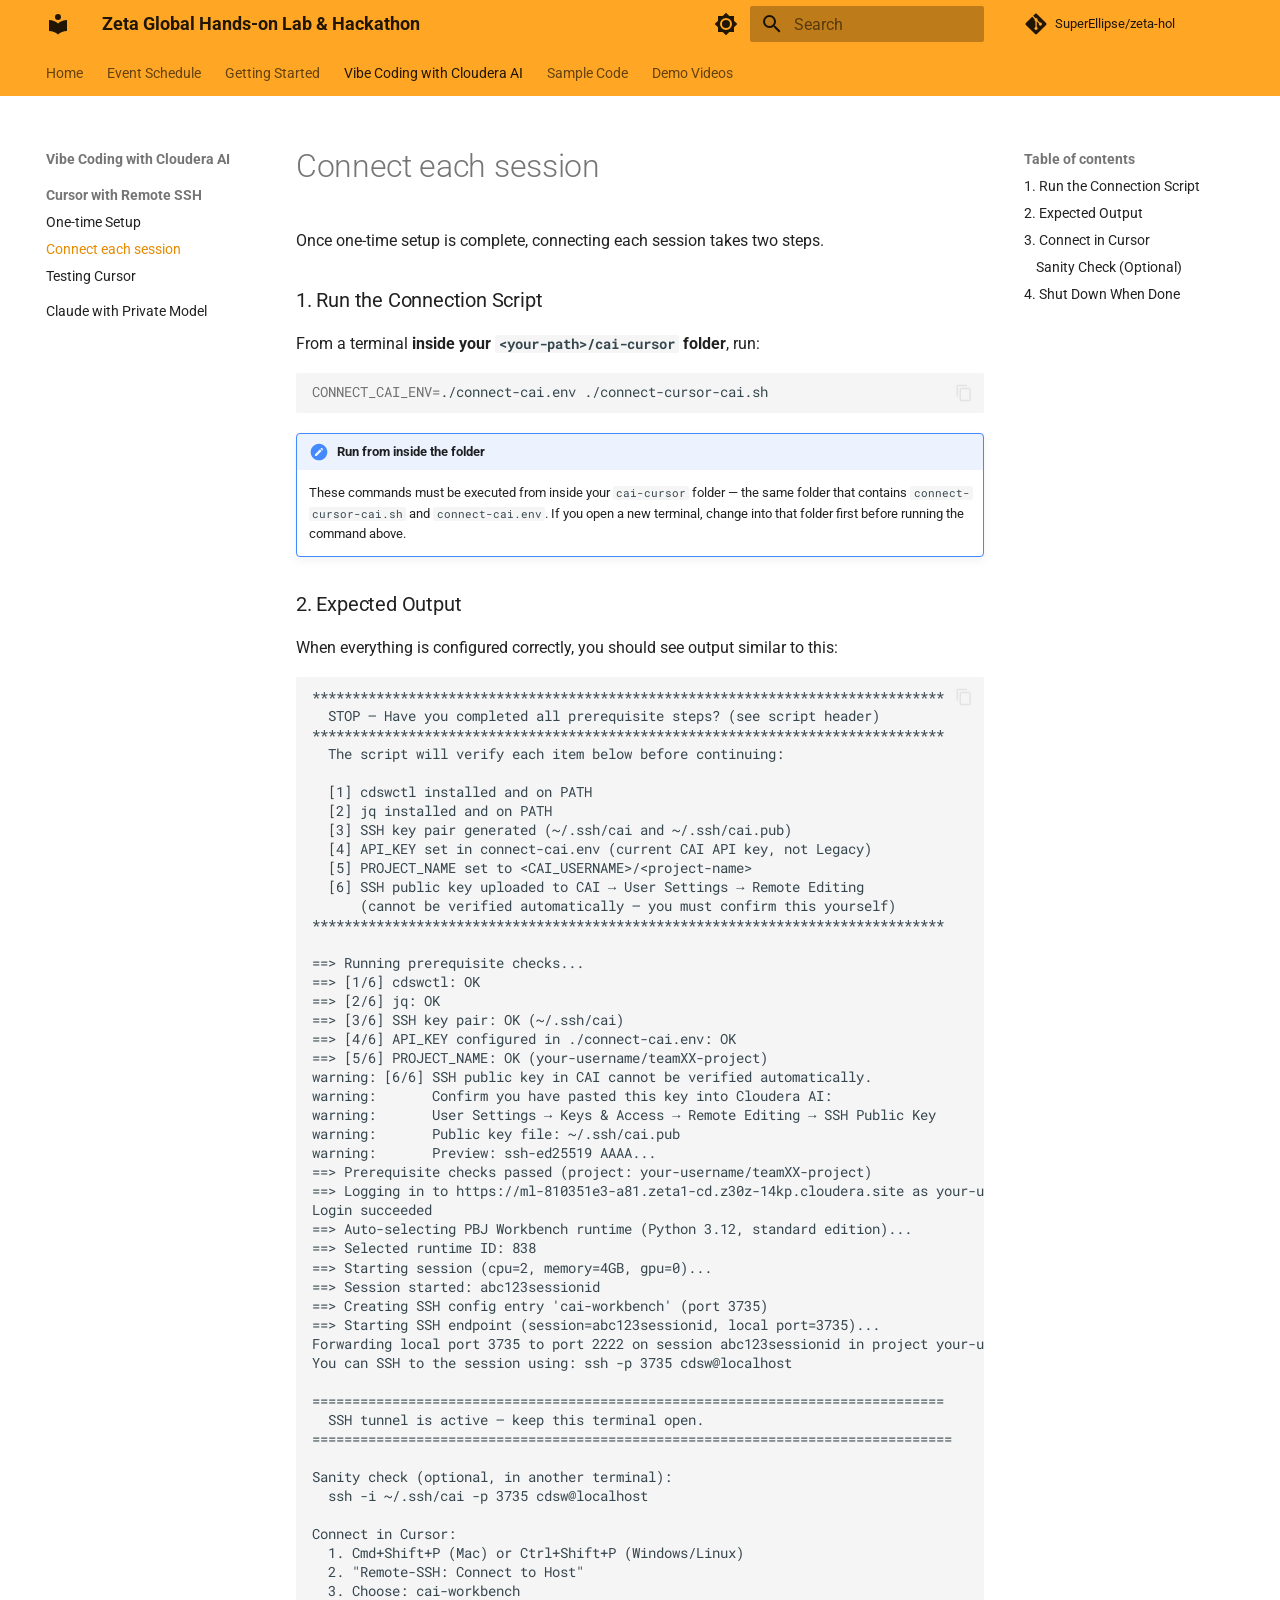
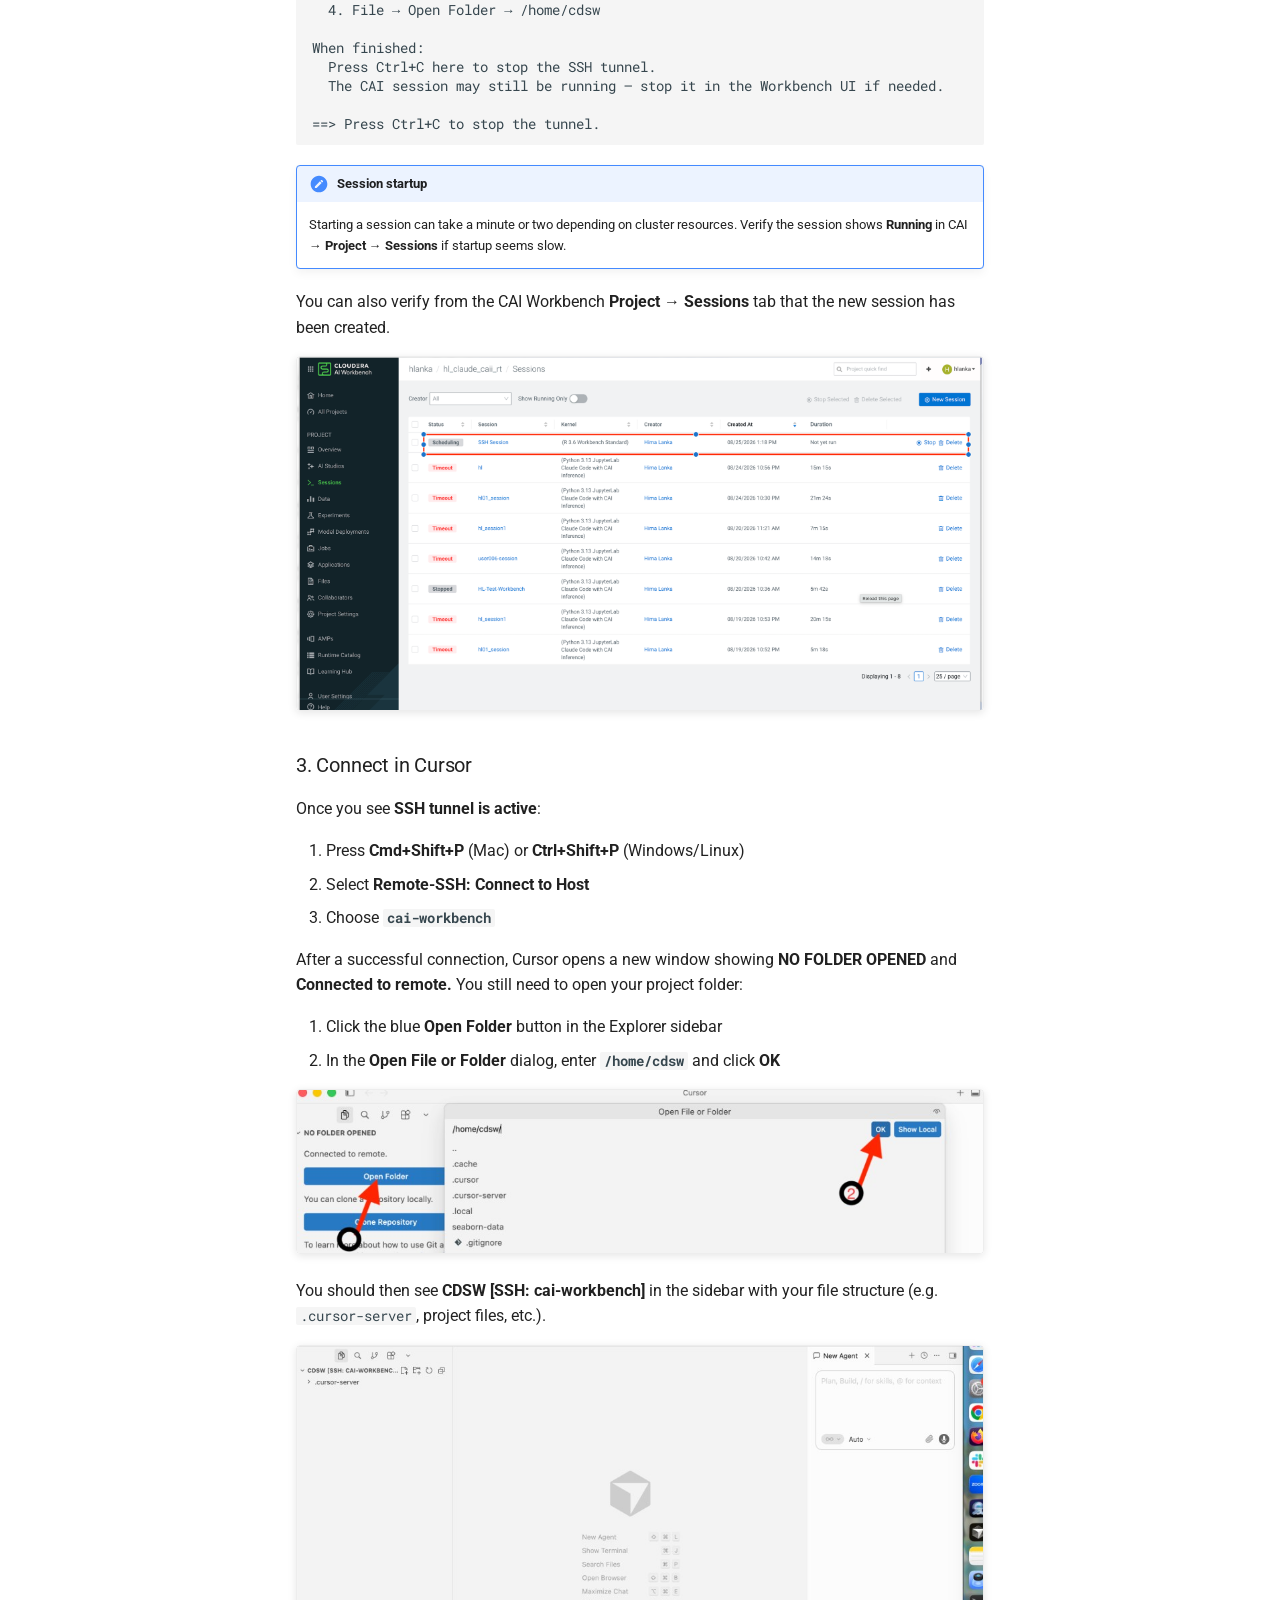
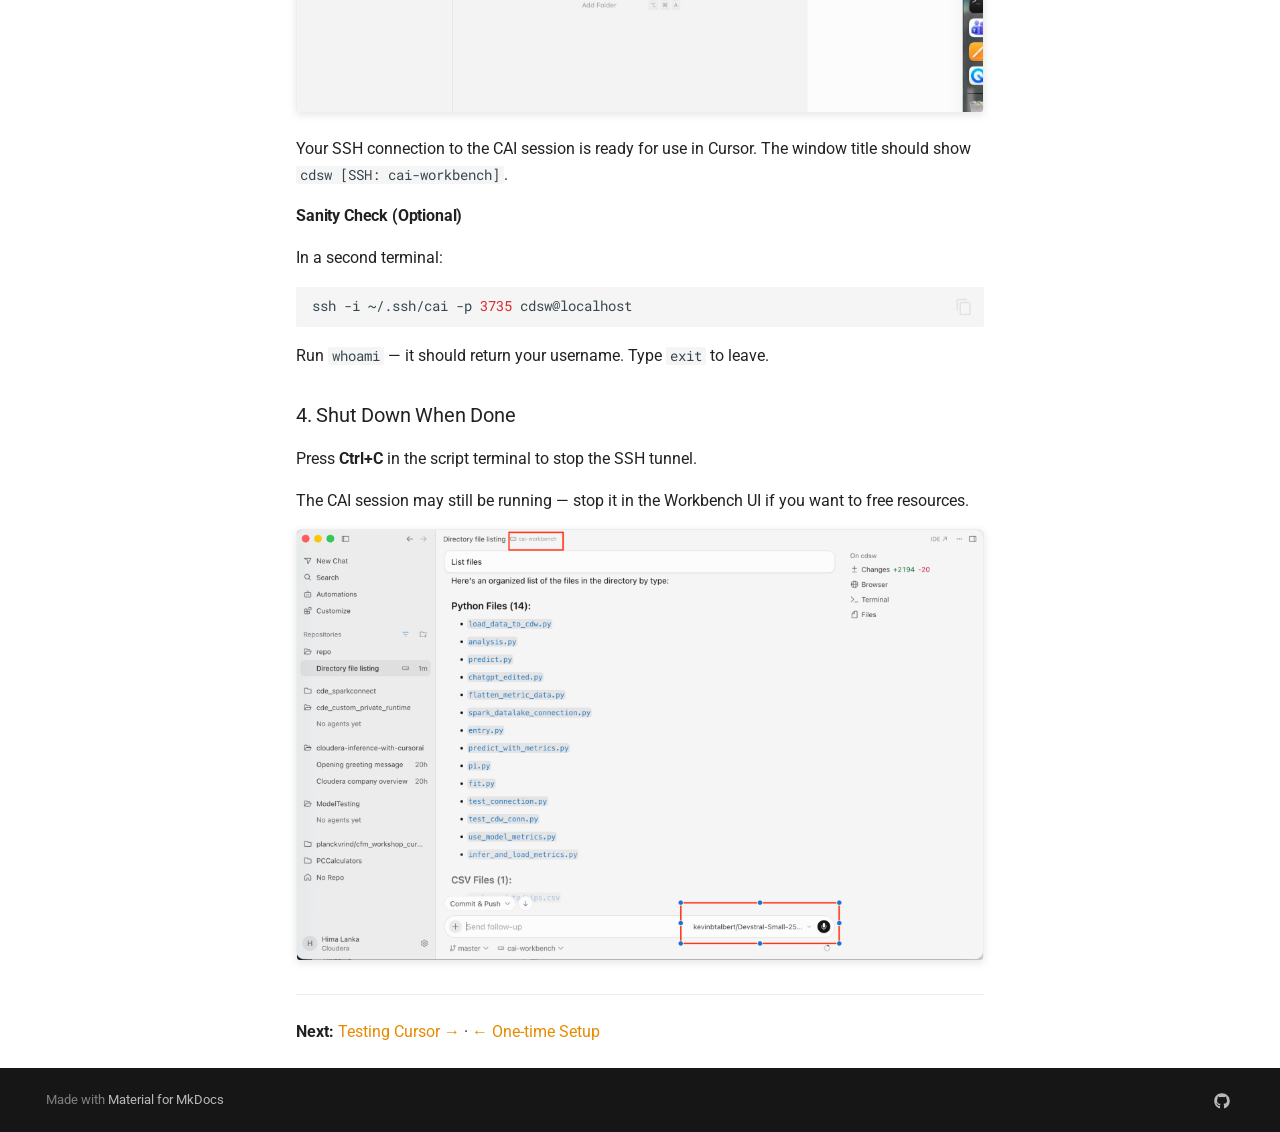
<file: vibe-coding/cursor-remote-ssh/connect-each-session/index.html>
<!doctype html>
<html lang="en" class="no-js">
  <head>
    
      <meta charset="utf-8">
      <meta name="viewport" content="width=device-width,initial-scale=1">
      
        <meta name="description" content="Cloudera AI workshop guide for Zeta Global technical teams">
      
      
      
        <link rel="canonical" href="https://superellipse.github.io/zeta-hol/vibe-coding/cursor-remote-ssh/connect-each-session/">
      
      
        <link rel="prev" href="../one-time-setup/">
      
      
        <link rel="next" href="../testing-cursor/">
      
      
        
      
      
      <link rel="icon" href="../../../assets/images/favicon.png">
      <meta name="generator" content="mkdocs-1.6.1, mkdocs-material-9.7.7">
    
    
      
        <title>Connect each session - Zeta Global Hands-on Lab & Hackathon</title>
      
    
    
      <link rel="stylesheet" href="../../../assets/stylesheets/main.ec1eaa64.min.css">
      
        
        <link rel="stylesheet" href="../../../assets/stylesheets/palette.ab4e12ef.min.css">
      
      


    
    
      
    
    
      
        
        
        <link rel="preconnect" href="https://fonts.gstatic.com" crossorigin>
        <link rel="stylesheet" href="https://fonts.googleapis.com/css?family=Roboto:300,300i,400,400i,700,700i%7CRoboto+Mono:400,400i,700,700i&display=fallback">
        <style>:root{--md-text-font:"Roboto";--md-code-font:"Roboto Mono"}</style>
      
    
    
      <link rel="stylesheet" href="../../../stylesheets/extra.css">
    
    <script>__md_scope=new URL("../../..",location),__md_hash=e=>[...e].reduce(((e,_)=>(e<<5)-e+_.charCodeAt(0)),0),__md_get=(e,_=localStorage,t=__md_scope)=>JSON.parse(_.getItem(t.pathname+"."+e)),__md_set=(e,_,t=localStorage,a=__md_scope)=>{try{t.setItem(a.pathname+"."+e,JSON.stringify(_))}catch(e){}}</script>
    
      

    
    
  </head>
  
  
    
    
      
    
    
    
    
    <body dir="ltr" data-md-color-scheme="default" data-md-color-primary="orange" data-md-color-accent="deep-orange">
  
    
    <input class="md-toggle" data-md-toggle="drawer" type="checkbox" id="__drawer" autocomplete="off">
    <input class="md-toggle" data-md-toggle="search" type="checkbox" id="__search" autocomplete="off">
    <label class="md-overlay" for="__drawer"></label>
    <div data-md-component="skip">
      
        
        <a href="#connect-each-session" class="md-skip">
          Skip to content
        </a>
      
    </div>
    <div data-md-component="announce">
      
    </div>
    
    
      

<header class="md-header" data-md-component="header">
  <nav class="md-header__inner md-grid" aria-label="Header">
    <a href="../../.." title="Zeta Global Hands-on Lab &amp; Hackathon" class="md-header__button md-logo" aria-label="Zeta Global Hands-on Lab & Hackathon" data-md-component="logo">
      
  
  <svg xmlns="http://www.w3.org/2000/svg" viewBox="0 0 24 24"><path d="M12 8a3 3 0 0 0 3-3 3 3 0 0 0-3-3 3 3 0 0 0-3 3 3 3 0 0 0 3 3m0 3.54C9.64 9.35 6.5 8 3 8v11c3.5 0 6.64 1.35 9 3.54 2.36-2.19 5.5-3.54 9-3.54V8c-3.5 0-6.64 1.35-9 3.54"/></svg>

    </a>
    <label class="md-header__button md-icon" for="__drawer">
      
      <svg xmlns="http://www.w3.org/2000/svg" viewBox="0 0 24 24"><path d="M3 6h18v2H3zm0 5h18v2H3zm0 5h18v2H3z"/></svg>
    </label>
    <div class="md-header__title" data-md-component="header-title">
      <div class="md-header__ellipsis">
        <div class="md-header__topic">
          <span class="md-ellipsis">
            Zeta Global Hands-on Lab & Hackathon
          </span>
        </div>
        <div class="md-header__topic" data-md-component="header-topic">
          <span class="md-ellipsis">
            
              Connect each session
            
          </span>
        </div>
      </div>
    </div>
    
      
        <form class="md-header__option" data-md-component="palette">
  
    
    
    
    <input class="md-option" data-md-color-media="" data-md-color-scheme="default" data-md-color-primary="orange" data-md-color-accent="deep-orange"  aria-label="Switch to dark mode"  type="radio" name="__palette" id="__palette_0">
    
      <label class="md-header__button md-icon" title="Switch to dark mode" for="__palette_1" hidden>
        <svg xmlns="http://www.w3.org/2000/svg" viewBox="0 0 24 24"><path d="M12 8a4 4 0 0 0-4 4 4 4 0 0 0 4 4 4 4 0 0 0 4-4 4 4 0 0 0-4-4m0 10a6 6 0 0 1-6-6 6 6 0 0 1 6-6 6 6 0 0 1 6 6 6 6 0 0 1-6 6m8-9.31V4h-4.69L12 .69 8.69 4H4v4.69L.69 12 4 15.31V20h4.69L12 23.31 15.31 20H20v-4.69L23.31 12z"/></svg>
      </label>
    
  
    
    
    
    <input class="md-option" data-md-color-media="" data-md-color-scheme="slate" data-md-color-primary="orange" data-md-color-accent="deep-orange"  aria-label="Switch to light mode"  type="radio" name="__palette" id="__palette_1">
    
      <label class="md-header__button md-icon" title="Switch to light mode" for="__palette_0" hidden>
        <svg xmlns="http://www.w3.org/2000/svg" viewBox="0 0 24 24"><path d="M12 18c-.89 0-1.74-.2-2.5-.55C11.56 16.5 13 14.42 13 12s-1.44-4.5-3.5-5.45C10.26 6.2 11.11 6 12 6a6 6 0 0 1 6 6 6 6 0 0 1-6 6m8-9.31V4h-4.69L12 .69 8.69 4H4v4.69L.69 12 4 15.31V20h4.69L12 23.31 15.31 20H20v-4.69L23.31 12z"/></svg>
      </label>
    
  
</form>
      
    
    
      <script>var palette=__md_get("__palette");if(palette&&palette.color){if("(prefers-color-scheme)"===palette.color.media){var media=matchMedia("(prefers-color-scheme: light)"),input=document.querySelector(media.matches?"[data-md-color-media='(prefers-color-scheme: light)']":"[data-md-color-media='(prefers-color-scheme: dark)']");palette.color.media=input.getAttribute("data-md-color-media"),palette.color.scheme=input.getAttribute("data-md-color-scheme"),palette.color.primary=input.getAttribute("data-md-color-primary"),palette.color.accent=input.getAttribute("data-md-color-accent")}for(var[key,value]of Object.entries(palette.color))document.body.setAttribute("data-md-color-"+key,value)}</script>
    
    
    
      
      
        <label class="md-header__button md-icon" for="__search">
          
          <svg xmlns="http://www.w3.org/2000/svg" viewBox="0 0 24 24"><path d="M9.5 3A6.5 6.5 0 0 1 16 9.5c0 1.61-.59 3.09-1.56 4.23l.27.27h.79l5 5-1.5 1.5-5-5v-.79l-.27-.27A6.52 6.52 0 0 1 9.5 16 6.5 6.5 0 0 1 3 9.5 6.5 6.5 0 0 1 9.5 3m0 2C7 5 5 7 5 9.5S7 14 9.5 14 14 12 14 9.5 12 5 9.5 5"/></svg>
        </label>
        <div class="md-search" data-md-component="search" role="dialog">
  <label class="md-search__overlay" for="__search"></label>
  <div class="md-search__inner" role="search">
    <form class="md-search__form" name="search">
      <input type="text" class="md-search__input" name="query" aria-label="Search" placeholder="Search" autocapitalize="off" autocorrect="off" autocomplete="off" spellcheck="false" data-md-component="search-query" required>
      <label class="md-search__icon md-icon" for="__search">
        
        <svg xmlns="http://www.w3.org/2000/svg" viewBox="0 0 24 24"><path d="M9.5 3A6.5 6.5 0 0 1 16 9.5c0 1.61-.59 3.09-1.56 4.23l.27.27h.79l5 5-1.5 1.5-5-5v-.79l-.27-.27A6.52 6.52 0 0 1 9.5 16 6.5 6.5 0 0 1 3 9.5 6.5 6.5 0 0 1 9.5 3m0 2C7 5 5 7 5 9.5S7 14 9.5 14 14 12 14 9.5 12 5 9.5 5"/></svg>
        
        <svg xmlns="http://www.w3.org/2000/svg" viewBox="0 0 24 24"><path d="M20 11v2H8l5.5 5.5-1.42 1.42L4.16 12l7.92-7.92L13.5 5.5 8 11z"/></svg>
      </label>
      <nav class="md-search__options" aria-label="Search">
        
        <button type="reset" class="md-search__icon md-icon" title="Clear" aria-label="Clear" tabindex="-1">
          
          <svg xmlns="http://www.w3.org/2000/svg" viewBox="0 0 24 24"><path d="M19 6.41 17.59 5 12 10.59 6.41 5 5 6.41 10.59 12 5 17.59 6.41 19 12 13.41 17.59 19 19 17.59 13.41 12z"/></svg>
        </button>
      </nav>
      
        <div class="md-search__suggest" data-md-component="search-suggest"></div>
      
    </form>
    <div class="md-search__output">
      <div class="md-search__scrollwrap" tabindex="0" data-md-scrollfix>
        <div class="md-search-result" data-md-component="search-result">
          <div class="md-search-result__meta">
            Initializing search
          </div>
          <ol class="md-search-result__list" role="presentation"></ol>
        </div>
      </div>
    </div>
  </div>
</div>
      
    
    
      <div class="md-header__source">
        <a href="https://github.com/SuperEllipse/zeta-hol" title="Go to repository" class="md-source" data-md-component="source">
  <div class="md-source__icon md-icon">
    
    <svg xmlns="http://www.w3.org/2000/svg" viewBox="0 0 448 512"><!--! Font Awesome Free 7.1.0 by @fontawesome - https://fontawesome.com License - https://fontawesome.com/license/free (Icons: CC BY 4.0, Fonts: SIL OFL 1.1, Code: MIT License) Copyright 2025 Fonticons, Inc.--><path d="M439.6 236.1 244 40.5c-5.4-5.5-12.8-8.5-20.4-8.5s-15 3-20.4 8.4L162.5 81l51.5 51.5c27.1-9.1 52.7 16.8 43.4 43.7l49.7 49.7c34.2-11.8 61.2 31 35.5 56.7-26.5 26.5-70.2-2.9-56-37.3L240.3 199v121.9c25.3 12.5 22.3 41.8 9.1 55-6.4 6.4-15.2 10.1-24.3 10.1s-17.8-3.6-24.3-10.1c-17.6-17.6-11.1-46.9 11.2-56v-123c-20.8-8.5-24.6-30.7-18.6-45L142.6 101 8.5 235.1C3 240.6 0 247.9 0 255.5s3 15 8.5 20.4l195.6 195.7c5.4 5.4 12.7 8.4 20.4 8.4s15-3 20.4-8.4l194.7-194.7c5.4-5.4 8.4-12.8 8.4-20.4s-3-15-8.4-20.4"/></svg>
  </div>
  <div class="md-source__repository">
    SuperEllipse/zeta-hol
  </div>
</a>
      </div>
    
  </nav>
  
</header>
    
    <div class="md-container" data-md-component="container">
      
      
        
          
            
<nav class="md-tabs" aria-label="Tabs" data-md-component="tabs">
  <div class="md-grid">
    <ul class="md-tabs__list">
      
        
  
  
  
  
    <li class="md-tabs__item">
      <a href="../../.." class="md-tabs__link">
        
  
  
    
  
  Home

      </a>
    </li>
  

      
        
  
  
  
  
    <li class="md-tabs__item">
      <a href="../../../hackathon-schedule/" class="md-tabs__link">
        
  
  
    
  
  Event Schedule

      </a>
    </li>
  

      
        
  
  
  
  
    
    
      <li class="md-tabs__item">
        <a href="../../../setup/login-and-project/" class="md-tabs__link">
          
  
  
  Getting Started

        </a>
      </li>
    
  

      
        
  
  
  
    
  
  
    
    
      
  
  
  
    
  
  
    
    
      <li class="md-tabs__item md-tabs__item--active">
        <a href="../one-time-setup/" class="md-tabs__link">
          
  
  
  Vibe Coding with Cloudera AI

        </a>
      </li>
    
  

    
  

      
        
  
  
  
  
    
    
      <li class="md-tabs__item">
        <a href="../../../sample-code/data-upload/" class="md-tabs__link">
          
  
  
  Sample Code

        </a>
      </li>
    
  

      
        
  
  
  
  
    <li class="md-tabs__item">
      <a href="../../../demo-videos/" class="md-tabs__link">
        
  
  
    
  
  Demo Videos

      </a>
    </li>
  

      
    </ul>
  </div>
</nav>
          
        
      
      <main class="md-main" data-md-component="main">
        <div class="md-main__inner md-grid">
          
            
              
              <div class="md-sidebar md-sidebar--primary" data-md-component="sidebar" data-md-type="navigation" >
                <div class="md-sidebar__scrollwrap">
                  <div class="md-sidebar__inner">
                    


  


<nav class="md-nav md-nav--primary md-nav--lifted" aria-label="Navigation" data-md-level="0">
  <label class="md-nav__title" for="__drawer">
    <a href="../../.." title="Zeta Global Hands-on Lab &amp; Hackathon" class="md-nav__button md-logo" aria-label="Zeta Global Hands-on Lab & Hackathon" data-md-component="logo">
      
  
  <svg xmlns="http://www.w3.org/2000/svg" viewBox="0 0 24 24"><path d="M12 8a3 3 0 0 0 3-3 3 3 0 0 0-3-3 3 3 0 0 0-3 3 3 3 0 0 0 3 3m0 3.54C9.64 9.35 6.5 8 3 8v11c3.5 0 6.64 1.35 9 3.54 2.36-2.19 5.5-3.54 9-3.54V8c-3.5 0-6.64 1.35-9 3.54"/></svg>

    </a>
    Zeta Global Hands-on Lab & Hackathon
  </label>
  
    <div class="md-nav__source">
      <a href="https://github.com/SuperEllipse/zeta-hol" title="Go to repository" class="md-source" data-md-component="source">
  <div class="md-source__icon md-icon">
    
    <svg xmlns="http://www.w3.org/2000/svg" viewBox="0 0 448 512"><!--! Font Awesome Free 7.1.0 by @fontawesome - https://fontawesome.com License - https://fontawesome.com/license/free (Icons: CC BY 4.0, Fonts: SIL OFL 1.1, Code: MIT License) Copyright 2025 Fonticons, Inc.--><path d="M439.6 236.1 244 40.5c-5.4-5.5-12.8-8.5-20.4-8.5s-15 3-20.4 8.4L162.5 81l51.5 51.5c27.1-9.1 52.7 16.8 43.4 43.7l49.7 49.7c34.2-11.8 61.2 31 35.5 56.7-26.5 26.5-70.2-2.9-56-37.3L240.3 199v121.9c25.3 12.5 22.3 41.8 9.1 55-6.4 6.4-15.2 10.1-24.3 10.1s-17.8-3.6-24.3-10.1c-17.6-17.6-11.1-46.9 11.2-56v-123c-20.8-8.5-24.6-30.7-18.6-45L142.6 101 8.5 235.1C3 240.6 0 247.9 0 255.5s3 15 8.5 20.4l195.6 195.7c5.4 5.4 12.7 8.4 20.4 8.4s15-3 20.4-8.4l194.7-194.7c5.4-5.4 8.4-12.8 8.4-20.4s-3-15-8.4-20.4"/></svg>
  </div>
  <div class="md-source__repository">
    SuperEllipse/zeta-hol
  </div>
</a>
    </div>
  
  <ul class="md-nav__list" data-md-scrollfix>
    
      
      
  
  
  
  
    <li class="md-nav__item">
      <a href="../../.." class="md-nav__link">
        
  
  
  <span class="md-ellipsis">
    
  
    Home
  

    
  </span>
  
  

      </a>
    </li>
  

    
      
      
  
  
  
  
    <li class="md-nav__item">
      <a href="../../../hackathon-schedule/" class="md-nav__link">
        
  
  
  <span class="md-ellipsis">
    
  
    Event Schedule
  

    
  </span>
  
  

      </a>
    </li>
  

    
      
      
  
  
  
  
    
    
    
    
      
      
        
      
    
    
    <li class="md-nav__item md-nav__item--nested">
      
        
        
          
        
        <input class="md-nav__toggle md-toggle md-toggle--indeterminate" type="checkbox" id="__nav_3" >
        
          
          <label class="md-nav__link" for="__nav_3" id="__nav_3_label" tabindex="0">
            
  
  
  <span class="md-ellipsis">
    
  
    Getting Started
  

    
  </span>
  
  

            <span class="md-nav__icon md-icon"></span>
          </label>
        
        <nav class="md-nav" data-md-level="1" aria-labelledby="__nav_3_label" aria-expanded="false">
          <label class="md-nav__title" for="__nav_3">
            <span class="md-nav__icon md-icon"></span>
            
  
    Getting Started
  

          </label>
          <ul class="md-nav__list" data-md-scrollfix>
            
              
                
  
  
  
  
    <li class="md-nav__item">
      <a href="../../../setup/login-and-project/" class="md-nav__link">
        
  
  
  <span class="md-ellipsis">
    
  
    Login & Workbench Setup
  

    
  </span>
  
  

      </a>
    </li>
  

              
            
              
                
  
  
  
  
    <li class="md-nav__item">
      <a href="../../../setup/project-and-runtimes/" class="md-nav__link">
        
  
  
  <span class="md-ellipsis">
    
  
    Project Creation & Runtimes
  

    
  </span>
  
  

      </a>
    </li>
  

              
            
          </ul>
        </nav>
      
    </li>
  

    
      
      
  
  
    
  
  
  
    
    
    
    
      
        
        
      
      
        
      
    
    
    <li class="md-nav__item md-nav__item--active md-nav__item--section md-nav__item--nested">
      
        
        
        <input class="md-nav__toggle md-toggle " type="checkbox" id="__nav_4" checked>
        
          
          <label class="md-nav__link" for="__nav_4" id="__nav_4_label" tabindex="">
            
  
  
  <span class="md-ellipsis">
    
  
    Vibe Coding with Cloudera AI
  

    
  </span>
  
  

            <span class="md-nav__icon md-icon"></span>
          </label>
        
        <nav class="md-nav" data-md-level="1" aria-labelledby="__nav_4_label" aria-expanded="true">
          <label class="md-nav__title" for="__nav_4">
            <span class="md-nav__icon md-icon"></span>
            
  
    Vibe Coding with Cloudera AI
  

          </label>
          <ul class="md-nav__list" data-md-scrollfix>
            
              
                
  
  
    
  
  
  
    
    
    
    
      
      
        
          
          
        
      
    
    
    <li class="md-nav__item md-nav__item--active md-nav__item--section md-nav__item--nested">
      
        
        
        <input class="md-nav__toggle md-toggle " type="checkbox" id="__nav_4_1" checked>
        
          
          <label class="md-nav__link" for="__nav_4_1" id="__nav_4_1_label" tabindex="">
            
  
  
  <span class="md-ellipsis">
    
  
    Cursor with Remote SSH
  

    
  </span>
  
  

            <span class="md-nav__icon md-icon"></span>
          </label>
        
        <nav class="md-nav" data-md-level="2" aria-labelledby="__nav_4_1_label" aria-expanded="true">
          <label class="md-nav__title" for="__nav_4_1">
            <span class="md-nav__icon md-icon"></span>
            
  
    Cursor with Remote SSH
  

          </label>
          <ul class="md-nav__list" data-md-scrollfix>
            
              
                
  
  
  
  
    <li class="md-nav__item">
      <a href="../one-time-setup/" class="md-nav__link">
        
  
  
  <span class="md-ellipsis">
    
  
    One-time Setup
  

    
  </span>
  
  

      </a>
    </li>
  

              
            
              
                
  
  
    
  
  
  
    <li class="md-nav__item md-nav__item--active">
      
      <input class="md-nav__toggle md-toggle" type="checkbox" id="__toc">
      
      
        
      
      
        <label class="md-nav__link md-nav__link--active" for="__toc">
          
  
  
  <span class="md-ellipsis">
    
  
    Connect each session
  

    
  </span>
  
  

          <span class="md-nav__icon md-icon"></span>
        </label>
      
      <a href="./" class="md-nav__link md-nav__link--active">
        
  
  
  <span class="md-ellipsis">
    
  
    Connect each session
  

    
  </span>
  
  

      </a>
      
        

<nav class="md-nav md-nav--secondary" aria-label="Table of contents">
  
  
  
    
  
  
    <label class="md-nav__title" for="__toc">
      <span class="md-nav__icon md-icon"></span>
      Table of contents
    </label>
    <ul class="md-nav__list" data-md-component="toc" data-md-scrollfix>
      
        <li class="md-nav__item">
  <a href="#1-run-the-connection-script" class="md-nav__link">
    <span class="md-ellipsis">
      
        1. Run the Connection Script
      
    </span>
  </a>
  
</li>
      
        <li class="md-nav__item">
  <a href="#2-expected-output" class="md-nav__link">
    <span class="md-ellipsis">
      
        2. Expected Output
      
    </span>
  </a>
  
</li>
      
        <li class="md-nav__item">
  <a href="#3-connect-in-cursor" class="md-nav__link">
    <span class="md-ellipsis">
      
        3. Connect in Cursor
      
    </span>
  </a>
  
    <nav class="md-nav" aria-label="3. Connect in Cursor">
      <ul class="md-nav__list">
        
          <li class="md-nav__item">
  <a href="#sanity-check-optional" class="md-nav__link">
    <span class="md-ellipsis">
      
        Sanity Check (Optional)
      
    </span>
  </a>
  
</li>
        
      </ul>
    </nav>
  
</li>
      
        <li class="md-nav__item">
  <a href="#4-shut-down-when-done" class="md-nav__link">
    <span class="md-ellipsis">
      
        4. Shut Down When Done
      
    </span>
  </a>
  
</li>
      
    </ul>
  
</nav>
      
    </li>
  

              
            
              
                
  
  
  
  
    <li class="md-nav__item">
      <a href="../testing-cursor/" class="md-nav__link">
        
  
  
  <span class="md-ellipsis">
    
  
    Testing Cursor
  

    
  </span>
  
  

      </a>
    </li>
  

              
            
          </ul>
        </nav>
      
    </li>
  

              
            
              
                
  
  
  
  
    <li class="md-nav__item">
      <a href="../../claude-private-model/" class="md-nav__link">
        
  
  
  <span class="md-ellipsis">
    
  
    Claude with Private Model
  

    
  </span>
  
  

      </a>
    </li>
  

              
            
          </ul>
        </nav>
      
    </li>
  

    
      
      
  
  
  
  
    
    
    
    
      
      
        
      
    
    
    <li class="md-nav__item md-nav__item--nested">
      
        
        
          
        
        <input class="md-nav__toggle md-toggle md-toggle--indeterminate" type="checkbox" id="__nav_5" >
        
          
          <label class="md-nav__link" for="__nav_5" id="__nav_5_label" tabindex="0">
            
  
  
  <span class="md-ellipsis">
    
  
    Sample Code
  

    
  </span>
  
  

            <span class="md-nav__icon md-icon"></span>
          </label>
        
        <nav class="md-nav" data-md-level="1" aria-labelledby="__nav_5_label" aria-expanded="false">
          <label class="md-nav__title" for="__nav_5">
            <span class="md-nav__icon md-icon"></span>
            
  
    Sample Code
  

          </label>
          <ul class="md-nav__list" data-md-scrollfix>
            
              
                
  
  
  
  
    <li class="md-nav__item">
      <a href="../../../sample-code/data-upload/" class="md-nav__link">
        
  
  
  <span class="md-ellipsis">
    
  
    Data Upload & Insertion
  

    
  </span>
  
  

      </a>
    </li>
  

              
            
          </ul>
        </nav>
      
    </li>
  

    
      
      
  
  
  
  
    <li class="md-nav__item">
      <a href="../../../demo-videos/" class="md-nav__link">
        
  
  
  <span class="md-ellipsis">
    
  
    Demo Videos
  

    
  </span>
  
  

      </a>
    </li>
  

    
  </ul>
</nav>
                  </div>
                </div>
              </div>
            
            
              
              <div class="md-sidebar md-sidebar--secondary" data-md-component="sidebar" data-md-type="toc" >
                <div class="md-sidebar__scrollwrap">
                  <div class="md-sidebar__inner">
                    

<nav class="md-nav md-nav--secondary" aria-label="Table of contents">
  
  
  
    
  
  
    <label class="md-nav__title" for="__toc">
      <span class="md-nav__icon md-icon"></span>
      Table of contents
    </label>
    <ul class="md-nav__list" data-md-component="toc" data-md-scrollfix>
      
        <li class="md-nav__item">
  <a href="#1-run-the-connection-script" class="md-nav__link">
    <span class="md-ellipsis">
      
        1. Run the Connection Script
      
    </span>
  </a>
  
</li>
      
        <li class="md-nav__item">
  <a href="#2-expected-output" class="md-nav__link">
    <span class="md-ellipsis">
      
        2. Expected Output
      
    </span>
  </a>
  
</li>
      
        <li class="md-nav__item">
  <a href="#3-connect-in-cursor" class="md-nav__link">
    <span class="md-ellipsis">
      
        3. Connect in Cursor
      
    </span>
  </a>
  
    <nav class="md-nav" aria-label="3. Connect in Cursor">
      <ul class="md-nav__list">
        
          <li class="md-nav__item">
  <a href="#sanity-check-optional" class="md-nav__link">
    <span class="md-ellipsis">
      
        Sanity Check (Optional)
      
    </span>
  </a>
  
</li>
        
      </ul>
    </nav>
  
</li>
      
        <li class="md-nav__item">
  <a href="#4-shut-down-when-done" class="md-nav__link">
    <span class="md-ellipsis">
      
        4. Shut Down When Done
      
    </span>
  </a>
  
</li>
      
    </ul>
  
</nav>
                  </div>
                </div>
              </div>
            
          
          
            <div class="md-content" data-md-component="content">
              
              <article class="md-content__inner md-typeset">
                
                  


  
  


<h1 id="connect-each-session">Connect each session<a class="headerlink" href="#connect-each-session" title="Permanent link">&para;</a></h1>
<p>Once one-time setup is complete, connecting each session takes two steps.</p>
<h3 id="1-run-the-connection-script">1. Run the Connection Script<a class="headerlink" href="#1-run-the-connection-script" title="Permanent link">&para;</a></h3>
<p>From a terminal <strong>inside your <code>&lt;your-path&gt;/cai-cursor</code> folder</strong>, run:</p>
<div class="highlight"><pre><span></span><code><a id="__codelineno-0-1" name="__codelineno-0-1" href="#__codelineno-0-1"></a><span class="nv">CONNECT_CAI_ENV</span><span class="o">=</span>./connect-cai.env<span class="w"> </span>./connect-cursor-cai.sh
</code></pre></div>
<div class="admonition important">
<p class="admonition-title">Run from inside the folder</p>
<p>These commands must be executed from inside your <code>cai-cursor</code> folder — the same folder that contains <code>connect-cursor-cai.sh</code> and <code>connect-cai.env</code>. If you open a new terminal, change into that folder first before running the command above.</p>
</div>
<h3 id="2-expected-output">2. Expected Output<a class="headerlink" href="#2-expected-output" title="Permanent link">&para;</a></h3>
<p>When everything is configured correctly, you should see output similar to this:</p>
<div class="highlight"><pre><span></span><code><a id="__codelineno-1-1" name="__codelineno-1-1" href="#__codelineno-1-1"></a>*******************************************************************************
<a id="__codelineno-1-2" name="__codelineno-1-2" href="#__codelineno-1-2"></a>  STOP — Have you completed all prerequisite steps? (see script header)
<a id="__codelineno-1-3" name="__codelineno-1-3" href="#__codelineno-1-3"></a>*******************************************************************************
<a id="__codelineno-1-4" name="__codelineno-1-4" href="#__codelineno-1-4"></a>  The script will verify each item below before continuing:
<a id="__codelineno-1-5" name="__codelineno-1-5" href="#__codelineno-1-5"></a>
<a id="__codelineno-1-6" name="__codelineno-1-6" href="#__codelineno-1-6"></a>  [1] cdswctl installed and on PATH
<a id="__codelineno-1-7" name="__codelineno-1-7" href="#__codelineno-1-7"></a>  [2] jq installed and on PATH
<a id="__codelineno-1-8" name="__codelineno-1-8" href="#__codelineno-1-8"></a>  [3] SSH key pair generated (~/.ssh/cai and ~/.ssh/cai.pub)
<a id="__codelineno-1-9" name="__codelineno-1-9" href="#__codelineno-1-9"></a>  [4] API_KEY set in connect-cai.env (current CAI API key, not Legacy)
<a id="__codelineno-1-10" name="__codelineno-1-10" href="#__codelineno-1-10"></a>  [5] PROJECT_NAME set to &lt;CAI_USERNAME&gt;/&lt;project-name&gt;
<a id="__codelineno-1-11" name="__codelineno-1-11" href="#__codelineno-1-11"></a>  [6] SSH public key uploaded to CAI → User Settings → Remote Editing
<a id="__codelineno-1-12" name="__codelineno-1-12" href="#__codelineno-1-12"></a>      (cannot be verified automatically — you must confirm this yourself)
<a id="__codelineno-1-13" name="__codelineno-1-13" href="#__codelineno-1-13"></a>*******************************************************************************
<a id="__codelineno-1-14" name="__codelineno-1-14" href="#__codelineno-1-14"></a>
<a id="__codelineno-1-15" name="__codelineno-1-15" href="#__codelineno-1-15"></a>==&gt; Running prerequisite checks...
<a id="__codelineno-1-16" name="__codelineno-1-16" href="#__codelineno-1-16"></a>==&gt; [1/6] cdswctl: OK
<a id="__codelineno-1-17" name="__codelineno-1-17" href="#__codelineno-1-17"></a>==&gt; [2/6] jq: OK
<a id="__codelineno-1-18" name="__codelineno-1-18" href="#__codelineno-1-18"></a>==&gt; [3/6] SSH key pair: OK (~/.ssh/cai)
<a id="__codelineno-1-19" name="__codelineno-1-19" href="#__codelineno-1-19"></a>==&gt; [4/6] API_KEY configured in ./connect-cai.env: OK
<a id="__codelineno-1-20" name="__codelineno-1-20" href="#__codelineno-1-20"></a>==&gt; [5/6] PROJECT_NAME: OK (your-username/teamXX-project)
<a id="__codelineno-1-21" name="__codelineno-1-21" href="#__codelineno-1-21"></a>warning: [6/6] SSH public key in CAI cannot be verified automatically.
<a id="__codelineno-1-22" name="__codelineno-1-22" href="#__codelineno-1-22"></a>warning:       Confirm you have pasted this key into Cloudera AI:
<a id="__codelineno-1-23" name="__codelineno-1-23" href="#__codelineno-1-23"></a>warning:       User Settings → Keys &amp; Access → Remote Editing → SSH Public Key
<a id="__codelineno-1-24" name="__codelineno-1-24" href="#__codelineno-1-24"></a>warning:       Public key file: ~/.ssh/cai.pub
<a id="__codelineno-1-25" name="__codelineno-1-25" href="#__codelineno-1-25"></a>warning:       Preview: ssh-ed25519 AAAA...
<a id="__codelineno-1-26" name="__codelineno-1-26" href="#__codelineno-1-26"></a>==&gt; Prerequisite checks passed (project: your-username/teamXX-project)
<a id="__codelineno-1-27" name="__codelineno-1-27" href="#__codelineno-1-27"></a>==&gt; Logging in to https://ml-810351e3-a81.zeta1-cd.z30z-14kp.cloudera.site as your-username...
<a id="__codelineno-1-28" name="__codelineno-1-28" href="#__codelineno-1-28"></a>Login succeeded
<a id="__codelineno-1-29" name="__codelineno-1-29" href="#__codelineno-1-29"></a>==&gt; Auto-selecting PBJ Workbench runtime (Python 3.12, standard edition)...
<a id="__codelineno-1-30" name="__codelineno-1-30" href="#__codelineno-1-30"></a>==&gt; Selected runtime ID: 838
<a id="__codelineno-1-31" name="__codelineno-1-31" href="#__codelineno-1-31"></a>==&gt; Starting session (cpu=2, memory=4GB, gpu=0)...
<a id="__codelineno-1-32" name="__codelineno-1-32" href="#__codelineno-1-32"></a>==&gt; Session started: abc123sessionid
<a id="__codelineno-1-33" name="__codelineno-1-33" href="#__codelineno-1-33"></a>==&gt; Creating SSH config entry &#39;cai-workbench&#39; (port 3735)
<a id="__codelineno-1-34" name="__codelineno-1-34" href="#__codelineno-1-34"></a>==&gt; Starting SSH endpoint (session=abc123sessionid, local port=3735)...
<a id="__codelineno-1-35" name="__codelineno-1-35" href="#__codelineno-1-35"></a>Forwarding local port 3735 to port 2222 on session abc123sessionid in project your-username/teamXX-project.
<a id="__codelineno-1-36" name="__codelineno-1-36" href="#__codelineno-1-36"></a>You can SSH to the session using: ssh -p 3735 cdsw@localhost
<a id="__codelineno-1-37" name="__codelineno-1-37" href="#__codelineno-1-37"></a>
<a id="__codelineno-1-38" name="__codelineno-1-38" href="#__codelineno-1-38"></a>===============================================================================
<a id="__codelineno-1-39" name="__codelineno-1-39" href="#__codelineno-1-39"></a>  SSH tunnel is active — keep this terminal open.
<a id="__codelineno-1-40" name="__codelineno-1-40" href="#__codelineno-1-40"></a>================================================================================
<a id="__codelineno-1-41" name="__codelineno-1-41" href="#__codelineno-1-41"></a>
<a id="__codelineno-1-42" name="__codelineno-1-42" href="#__codelineno-1-42"></a>Sanity check (optional, in another terminal):
<a id="__codelineno-1-43" name="__codelineno-1-43" href="#__codelineno-1-43"></a>  ssh -i ~/.ssh/cai -p 3735 cdsw@localhost
<a id="__codelineno-1-44" name="__codelineno-1-44" href="#__codelineno-1-44"></a>
<a id="__codelineno-1-45" name="__codelineno-1-45" href="#__codelineno-1-45"></a>Connect in Cursor:
<a id="__codelineno-1-46" name="__codelineno-1-46" href="#__codelineno-1-46"></a>  1. Cmd+Shift+P (Mac) or Ctrl+Shift+P (Windows/Linux)
<a id="__codelineno-1-47" name="__codelineno-1-47" href="#__codelineno-1-47"></a>  2. &quot;Remote-SSH: Connect to Host&quot;
<a id="__codelineno-1-48" name="__codelineno-1-48" href="#__codelineno-1-48"></a>  3. Choose: cai-workbench
<a id="__codelineno-1-49" name="__codelineno-1-49" href="#__codelineno-1-49"></a>  4. File → Open Folder → /home/cdsw
<a id="__codelineno-1-50" name="__codelineno-1-50" href="#__codelineno-1-50"></a>
<a id="__codelineno-1-51" name="__codelineno-1-51" href="#__codelineno-1-51"></a>When finished:
<a id="__codelineno-1-52" name="__codelineno-1-52" href="#__codelineno-1-52"></a>  Press Ctrl+C here to stop the SSH tunnel.
<a id="__codelineno-1-53" name="__codelineno-1-53" href="#__codelineno-1-53"></a>  The CAI session may still be running — stop it in the Workbench UI if needed.
<a id="__codelineno-1-54" name="__codelineno-1-54" href="#__codelineno-1-54"></a>
<a id="__codelineno-1-55" name="__codelineno-1-55" href="#__codelineno-1-55"></a>==&gt; Press Ctrl+C to stop the tunnel.
</code></pre></div>
<div class="admonition note">
<p class="admonition-title">Session startup</p>
<p>Starting a session can take a minute or two depending on cluster resources. Verify the session shows <strong>Running</strong> in CAI → <strong>Project → Sessions</strong> if startup seems slow.</p>
</div>
<p>You can also verify from the CAI Workbench <strong>Project → Sessions</strong> tab that the new session has been created.</p>
<p><img alt="Session created in CAI Workbench" src="../../../images/cursor-remote-ssh/ssh-endpoint-session.png" /></p>
<h3 id="3-connect-in-cursor">3. Connect in Cursor<a class="headerlink" href="#3-connect-in-cursor" title="Permanent link">&para;</a></h3>
<p>Once you see <strong>SSH tunnel is active</strong>:</p>
<ol>
<li>Press <strong>Cmd+Shift+P</strong> (Mac) or <strong>Ctrl+Shift+P</strong> (Windows/Linux)</li>
<li>Select <strong>Remote-SSH: Connect to Host</strong></li>
<li>Choose <strong><code>cai-workbench</code></strong></li>
</ol>
<p>After a successful connection, Cursor opens a new window showing <strong>NO FOLDER OPENED</strong> and <strong>Connected to remote.</strong> You still need to open your project folder:</p>
<ol>
<li>Click the blue <strong>Open Folder</strong> button in the Explorer sidebar</li>
<li>In the <strong>Open File or Folder</strong> dialog, enter <strong><code>/home/cdsw</code></strong> and click <strong>OK</strong></li>
</ol>
<p><img alt="Open the remote project folder in Cursor" src="../../../images/cursor-remote-ssh/cursor-open-folder.png" /></p>
<p>You should then see <strong>CDSW [SSH: cai-workbench]</strong> in the sidebar with your file structure (e.g. <code>.cursor-server</code>, project files, etc.).</p>
<p><img alt="Cursor connected to CAI session via SSH" src="../../../images/cursor-remote-ssh/cursor-ssh-connected.png" /></p>
<p>Your SSH connection to the CAI session is ready for use in Cursor. The window title should show <code>cdsw [SSH: cai-workbench]</code>.</p>
<h4 id="sanity-check-optional">Sanity Check (Optional)<a class="headerlink" href="#sanity-check-optional" title="Permanent link">&para;</a></h4>
<p>In a second terminal:</p>
<div class="highlight"><pre><span></span><code><a id="__codelineno-2-1" name="__codelineno-2-1" href="#__codelineno-2-1"></a>ssh<span class="w"> </span>-i<span class="w"> </span>~/.ssh/cai<span class="w"> </span>-p<span class="w"> </span><span class="m">3735</span><span class="w"> </span>cdsw@localhost
</code></pre></div>
<p>Run <code>whoami</code> — it should return your username. Type <code>exit</code> to leave.</p>
<h3 id="4-shut-down-when-done">4. Shut Down When Done<a class="headerlink" href="#4-shut-down-when-done" title="Permanent link">&para;</a></h3>
<p>Press <strong>Ctrl+C</strong> in the script terminal to stop the SSH tunnel.</p>
<p>The CAI session may still be running — stop it in the Workbench UI if you want to free resources.</p>
<p><img alt="Session resource cleanup" src="../../../images/cursor-remote-ssh/session-resources.png" /></p>
<hr />
<p><strong>Next:</strong> <a href="../testing-cursor/">Testing Cursor →</a> · <a href="../one-time-setup/">← One-time Setup</a></p>












                
              </article>
            </div>
          
          
<script>var target=document.getElementById(location.hash.slice(1));target&&target.name&&(target.checked=target.name.startsWith("__tabbed_"))</script>
        </div>
        
          <button type="button" class="md-top md-icon" data-md-component="top" hidden>
  
  <svg xmlns="http://www.w3.org/2000/svg" viewBox="0 0 24 24"><path d="M13 20h-2V8l-5.5 5.5-1.42-1.42L12 4.16l7.92 7.92-1.42 1.42L13 8z"/></svg>
  Back to top
</button>
        
      </main>
      
        <footer class="md-footer">
  
  <div class="md-footer-meta md-typeset">
    <div class="md-footer-meta__inner md-grid">
      <div class="md-copyright">
  
  
    Made with
    <a href="https://squidfunk.github.io/mkdocs-material/" target="_blank" rel="noopener">
      Material for MkDocs
    </a>
  
</div>
      
        
<div class="md-social">
  
    
    
    
    
      
      
    
    <a href="https://github.com/SuperEllipse/zeta-hol" target="_blank" rel="noopener" title="github.com" class="md-social__link">
      <svg xmlns="http://www.w3.org/2000/svg" viewBox="0 0 512 512"><!--! Font Awesome Free 7.1.0 by @fontawesome - https://fontawesome.com License - https://fontawesome.com/license/free (Icons: CC BY 4.0, Fonts: SIL OFL 1.1, Code: MIT License) Copyright 2025 Fonticons, Inc.--><path d="M173.9 397.4c0 2-2.3 3.6-5.2 3.6-3.3.3-5.6-1.3-5.6-3.6 0-2 2.3-3.6 5.2-3.6 3-.3 5.6 1.3 5.6 3.6m-31.1-4.5c-.7 2 1.3 4.3 4.3 4.9 2.6 1 5.6 0 6.2-2s-1.3-4.3-4.3-5.2c-2.6-.7-5.5.3-6.2 2.3m44.2-1.7c-2.9.7-4.9 2.6-4.6 4.9.3 2 2.9 3.3 5.9 2.6 2.9-.7 4.9-2.6 4.6-4.6-.3-1.9-3-3.2-5.9-2.9M252.8 8C114.1 8 8 113.3 8 252c0 110.9 69.8 205.8 169.5 239.2 12.8 2.3 17.3-5.6 17.3-12.1 0-6.2-.3-40.4-.3-61.4 0 0-70 15-84.7-29.8 0 0-11.4-29.1-27.8-36.6 0 0-22.9-15.7 1.6-15.4 0 0 24.9 2 38.6 25.8 21.9 38.6 58.6 27.5 72.9 20.9 2.3-16 8.8-27.1 16-33.7-55.9-6.2-112.3-14.3-112.3-110.5 0-27.5 7.6-41.3 23.6-58.9-2.6-6.5-11.1-33.3 2.6-67.9 20.9-6.5 69 27 69 27 20-5.6 41.5-8.5 62.8-8.5s42.8 2.9 62.8 8.5c0 0 48.1-33.6 69-27 13.7 34.7 5.2 61.4 2.6 67.9 16 17.7 25.8 31.5 25.8 58.9 0 96.5-58.9 104.2-114.8 110.5 9.2 7.9 17 22.9 17 46.4 0 33.7-.3 75.4-.3 83.6 0 6.5 4.6 14.4 17.3 12.1C436.2 457.8 504 362.9 504 252 504 113.3 391.5 8 252.8 8M105.2 352.9c-1.3 1-1 3.3.7 5.2 1.6 1.6 3.9 2.3 5.2 1 1.3-1 1-3.3-.7-5.2-1.6-1.6-3.9-2.3-5.2-1m-10.8-8.1c-.7 1.3.3 2.9 2.3 3.9 1.6 1 3.6.7 4.3-.7.7-1.3-.3-2.9-2.3-3.9-2-.6-3.6-.3-4.3.7m32.4 35.6c-1.6 1.3-1 4.3 1.3 6.2 2.3 2.3 5.2 2.6 6.5 1 1.3-1.3.7-4.3-1.3-6.2-2.2-2.3-5.2-2.6-6.5-1m-11.4-14.7c-1.6 1-1.6 3.6 0 5.9s4.3 3.3 5.6 2.3c1.6-1.3 1.6-3.9 0-6.2-1.4-2.3-4-3.3-5.6-2"/></svg>
    </a>
  
</div>
      
    </div>
  </div>
</footer>
      
    </div>
    <div class="md-dialog" data-md-component="dialog">
      <div class="md-dialog__inner md-typeset"></div>
    </div>
    
    
    
      
      
      <script id="__config" type="application/json">{"annotate": null, "base": "../../..", "features": ["navigation.tabs", "navigation.sections", "navigation.expand", "navigation.top", "search.suggest", "search.highlight", "content.code.copy", "toc.follow"], "search": "../../../assets/javascripts/workers/search.2c215733.min.js", "tags": null, "translations": {"clipboard.copied": "Copied to clipboard", "clipboard.copy": "Copy to clipboard", "search.result.more.one": "1 more on this page", "search.result.more.other": "# more on this page", "search.result.none": "No matching documents", "search.result.one": "1 matching document", "search.result.other": "# matching documents", "search.result.placeholder": "Type to start searching", "search.result.term.missing": "Missing", "select.version": "Select version"}, "version": null}</script>
    
    
      <script src="../../../assets/javascripts/bundle.d7400e89.min.js"></script>
      
    
  </body>
</html>
</file>
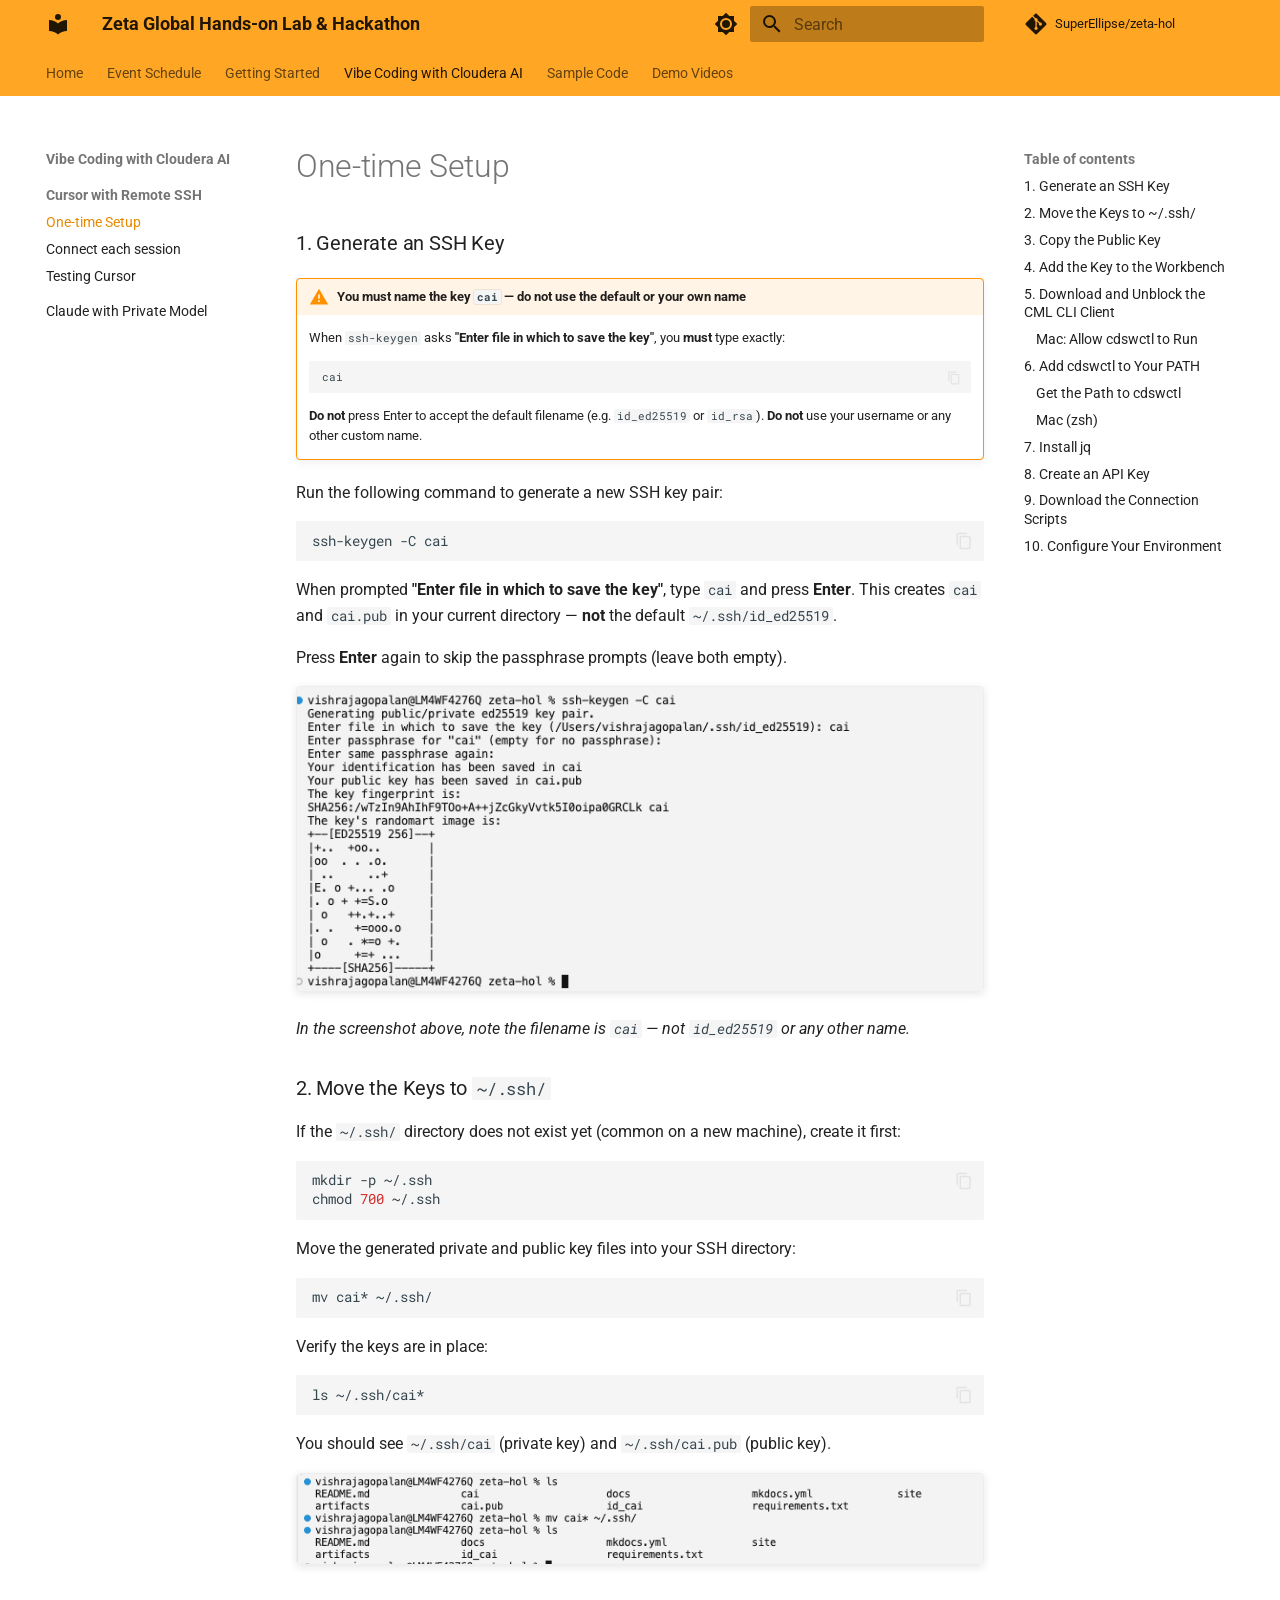
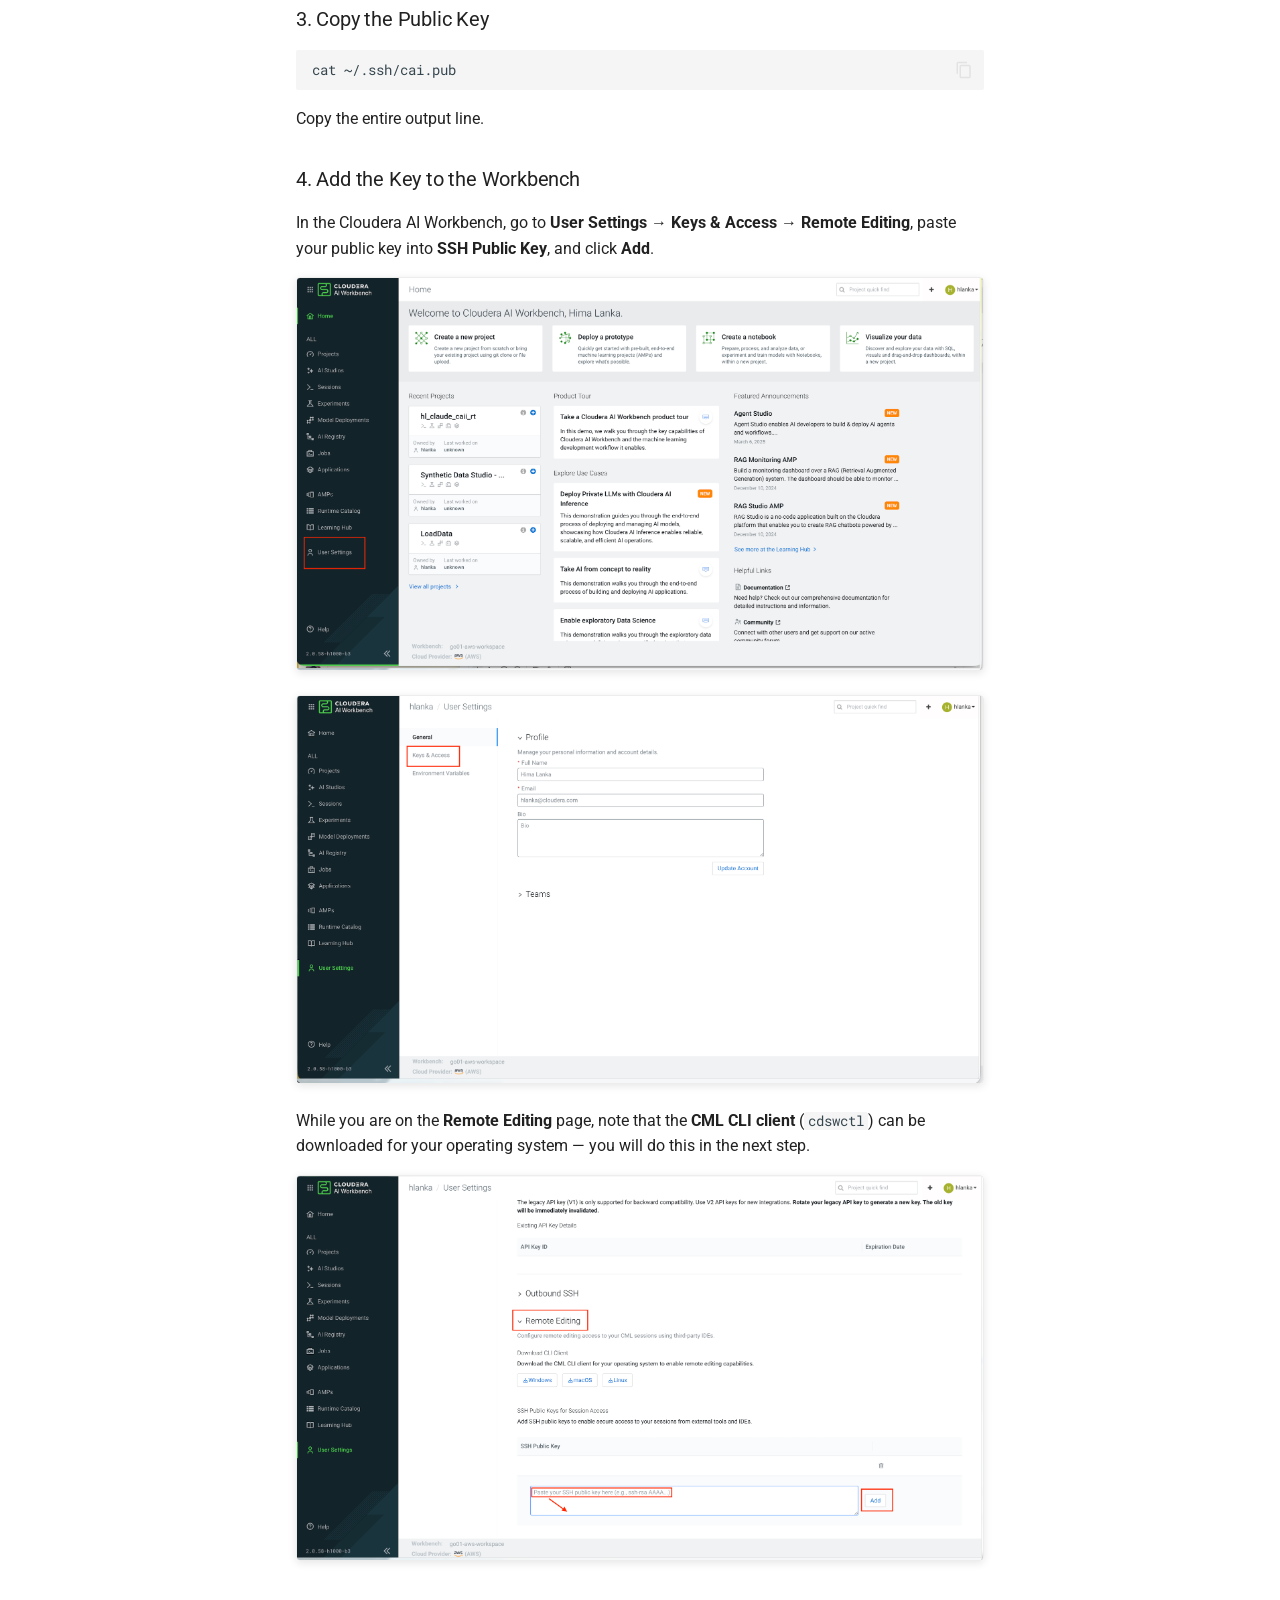
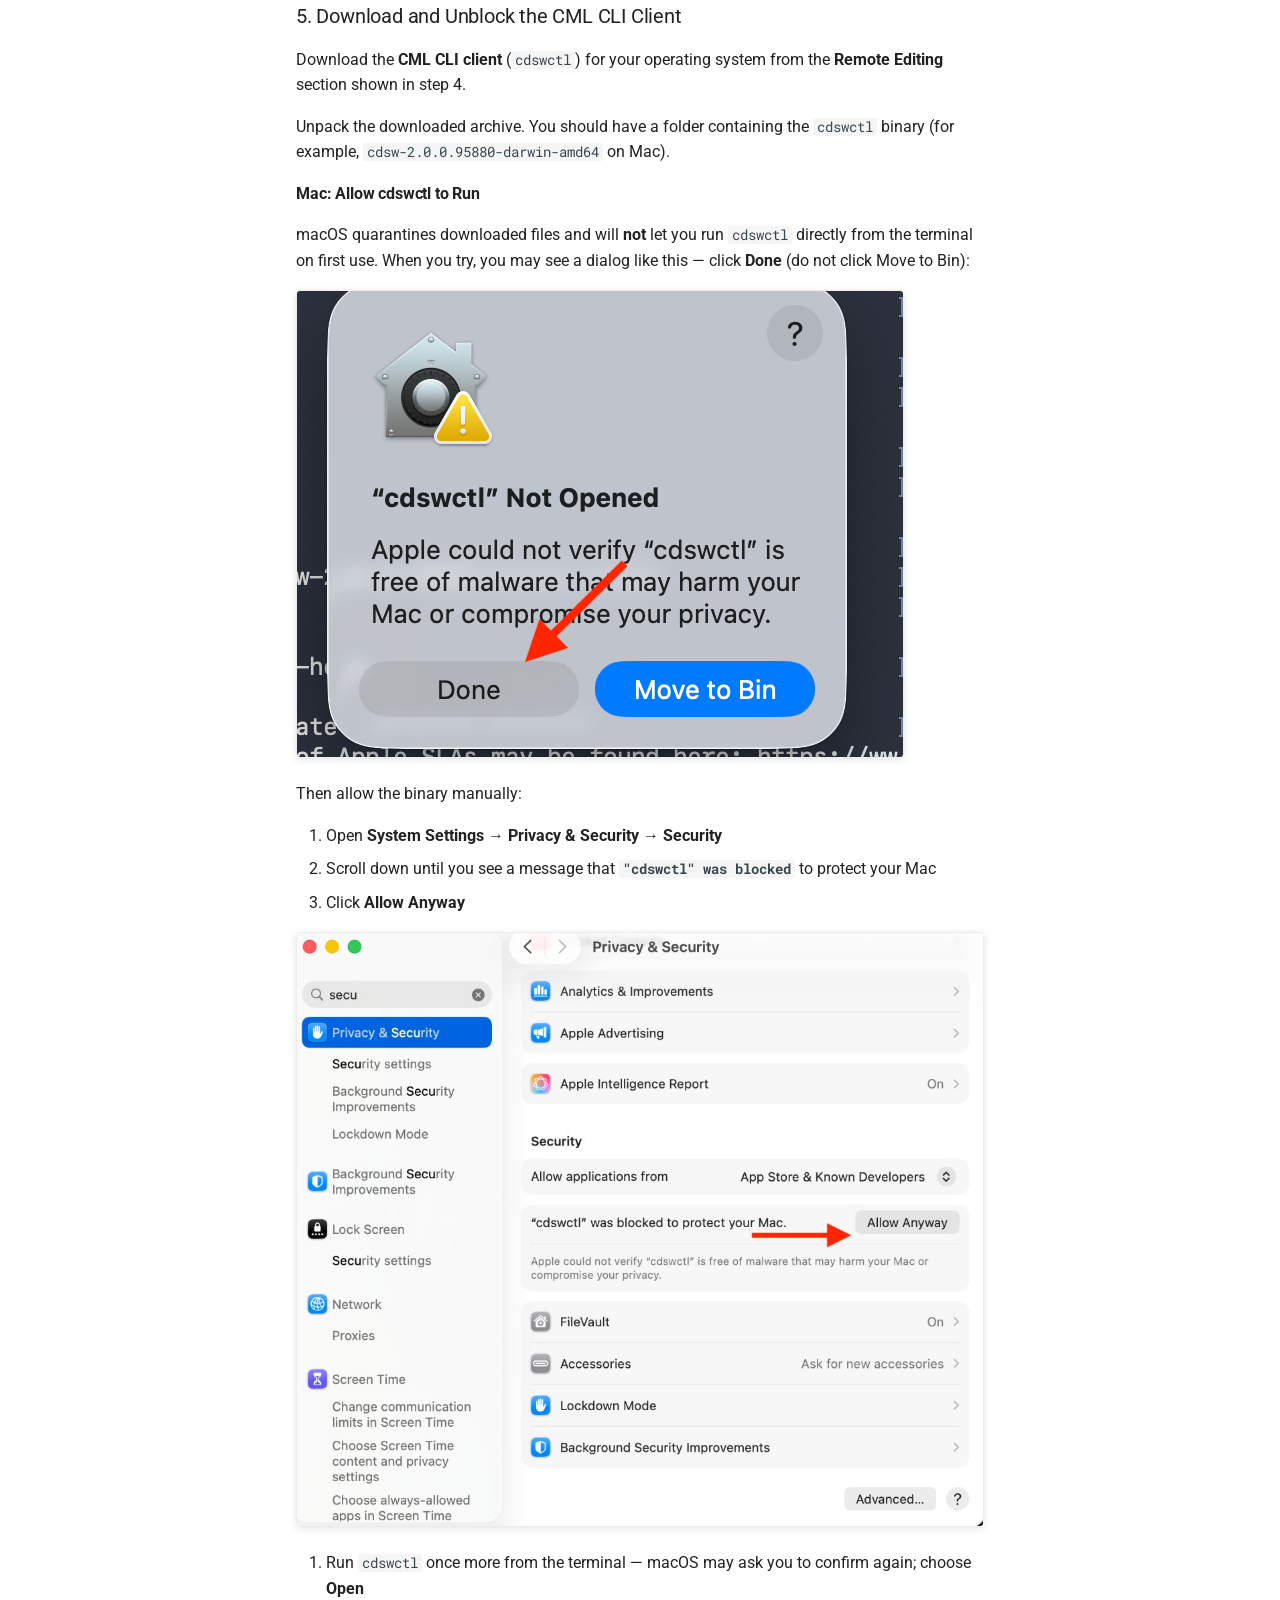
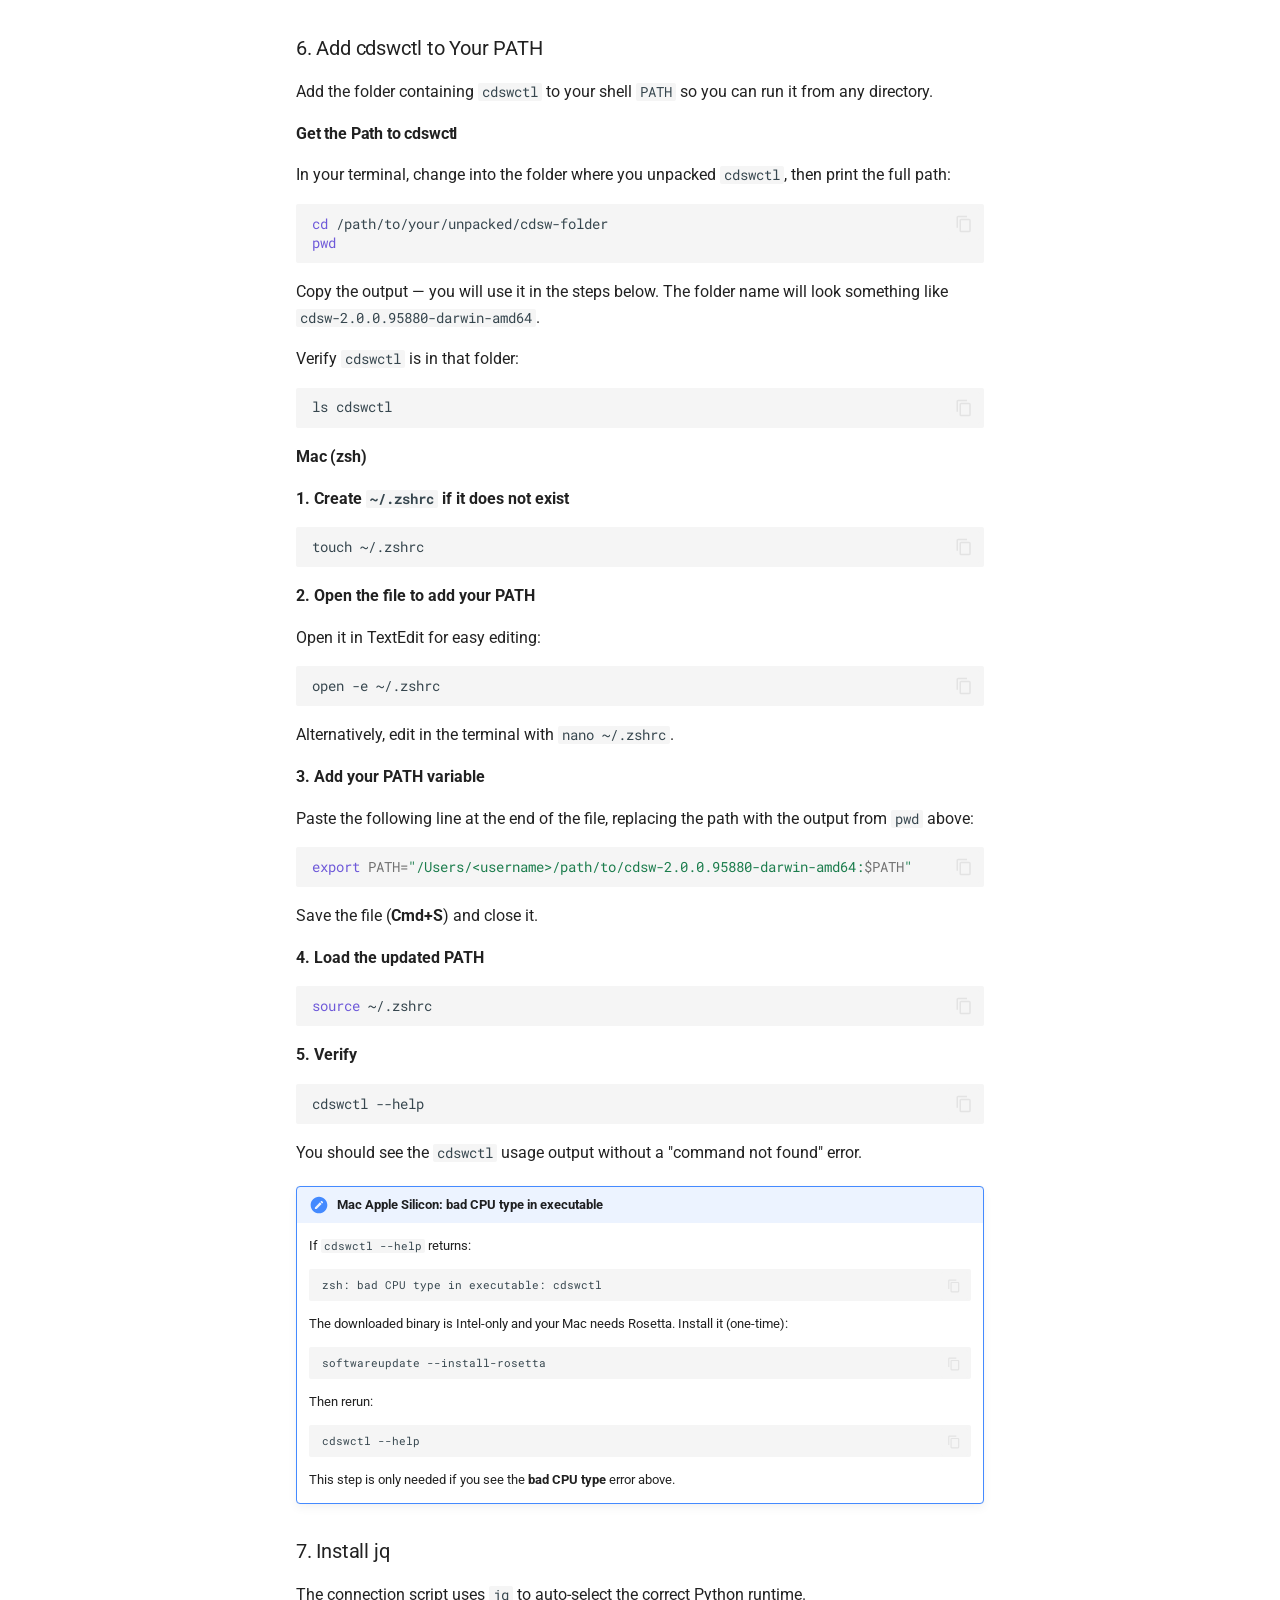
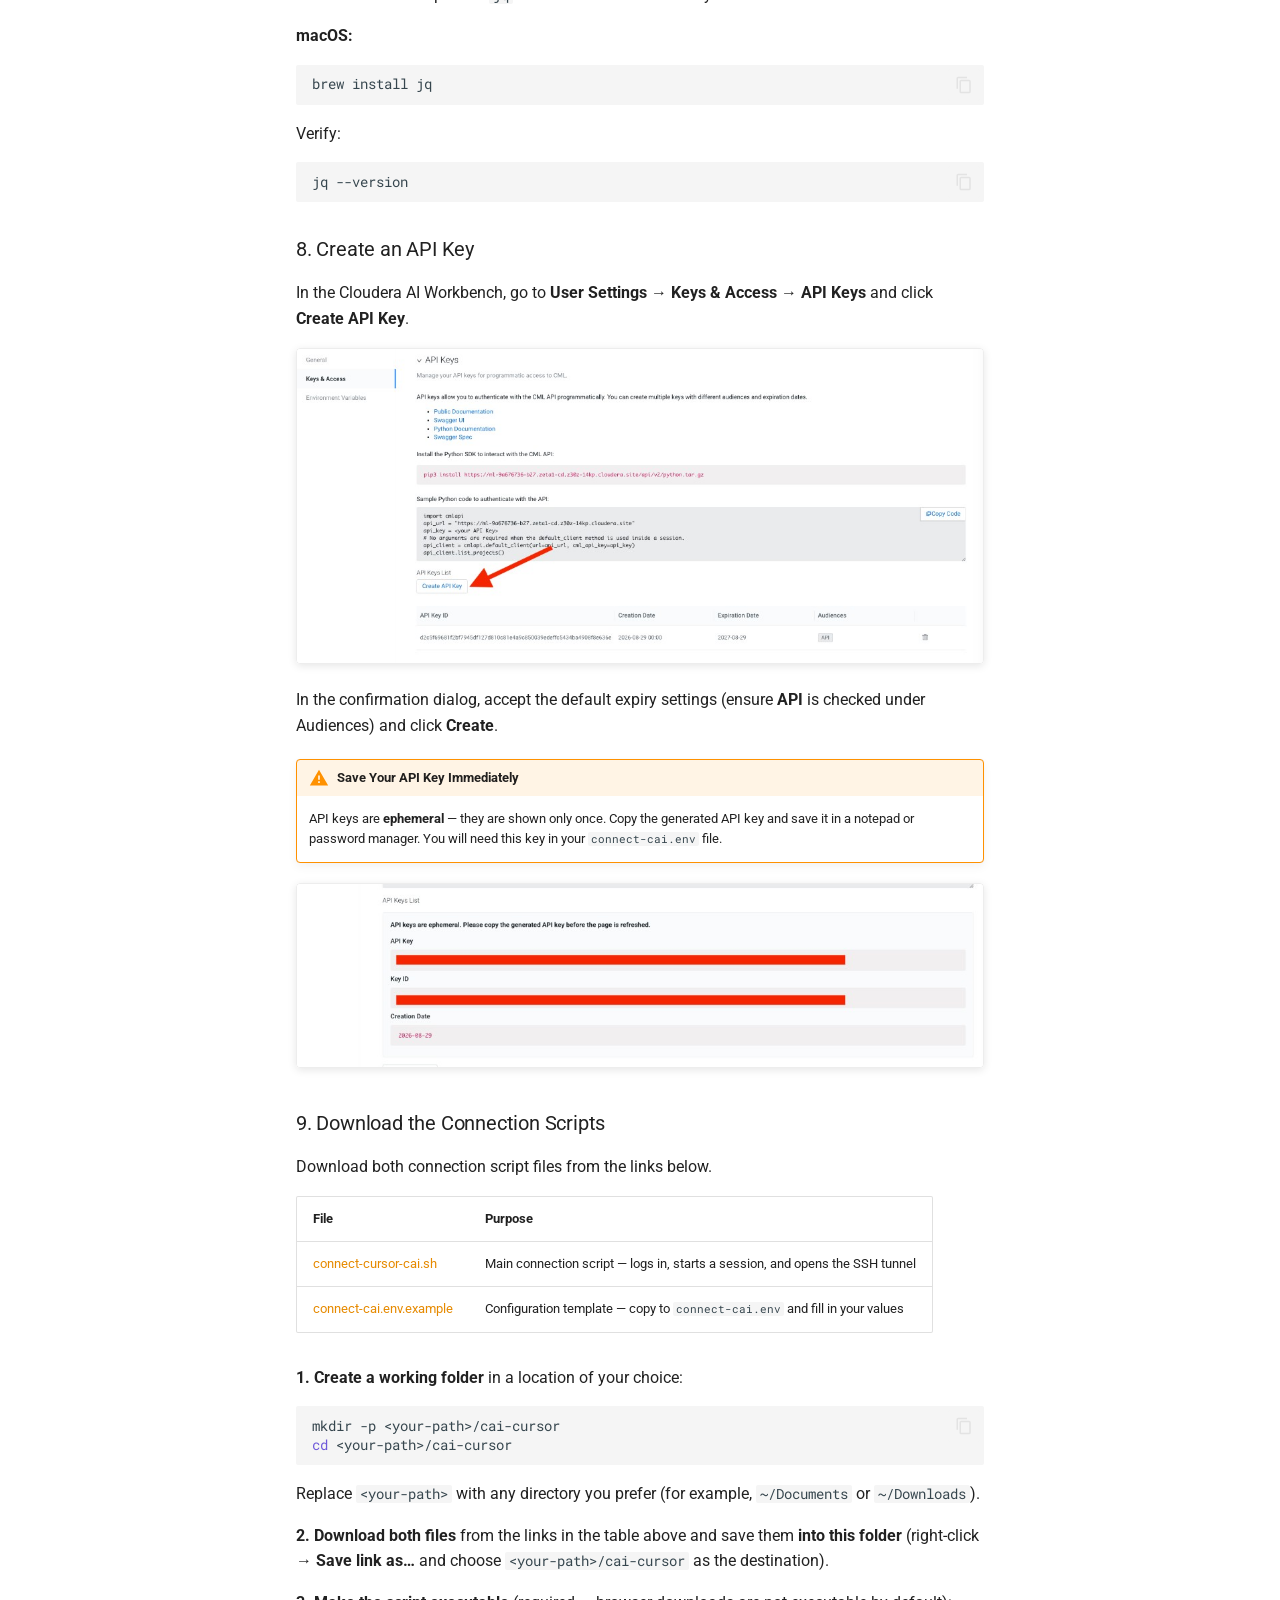
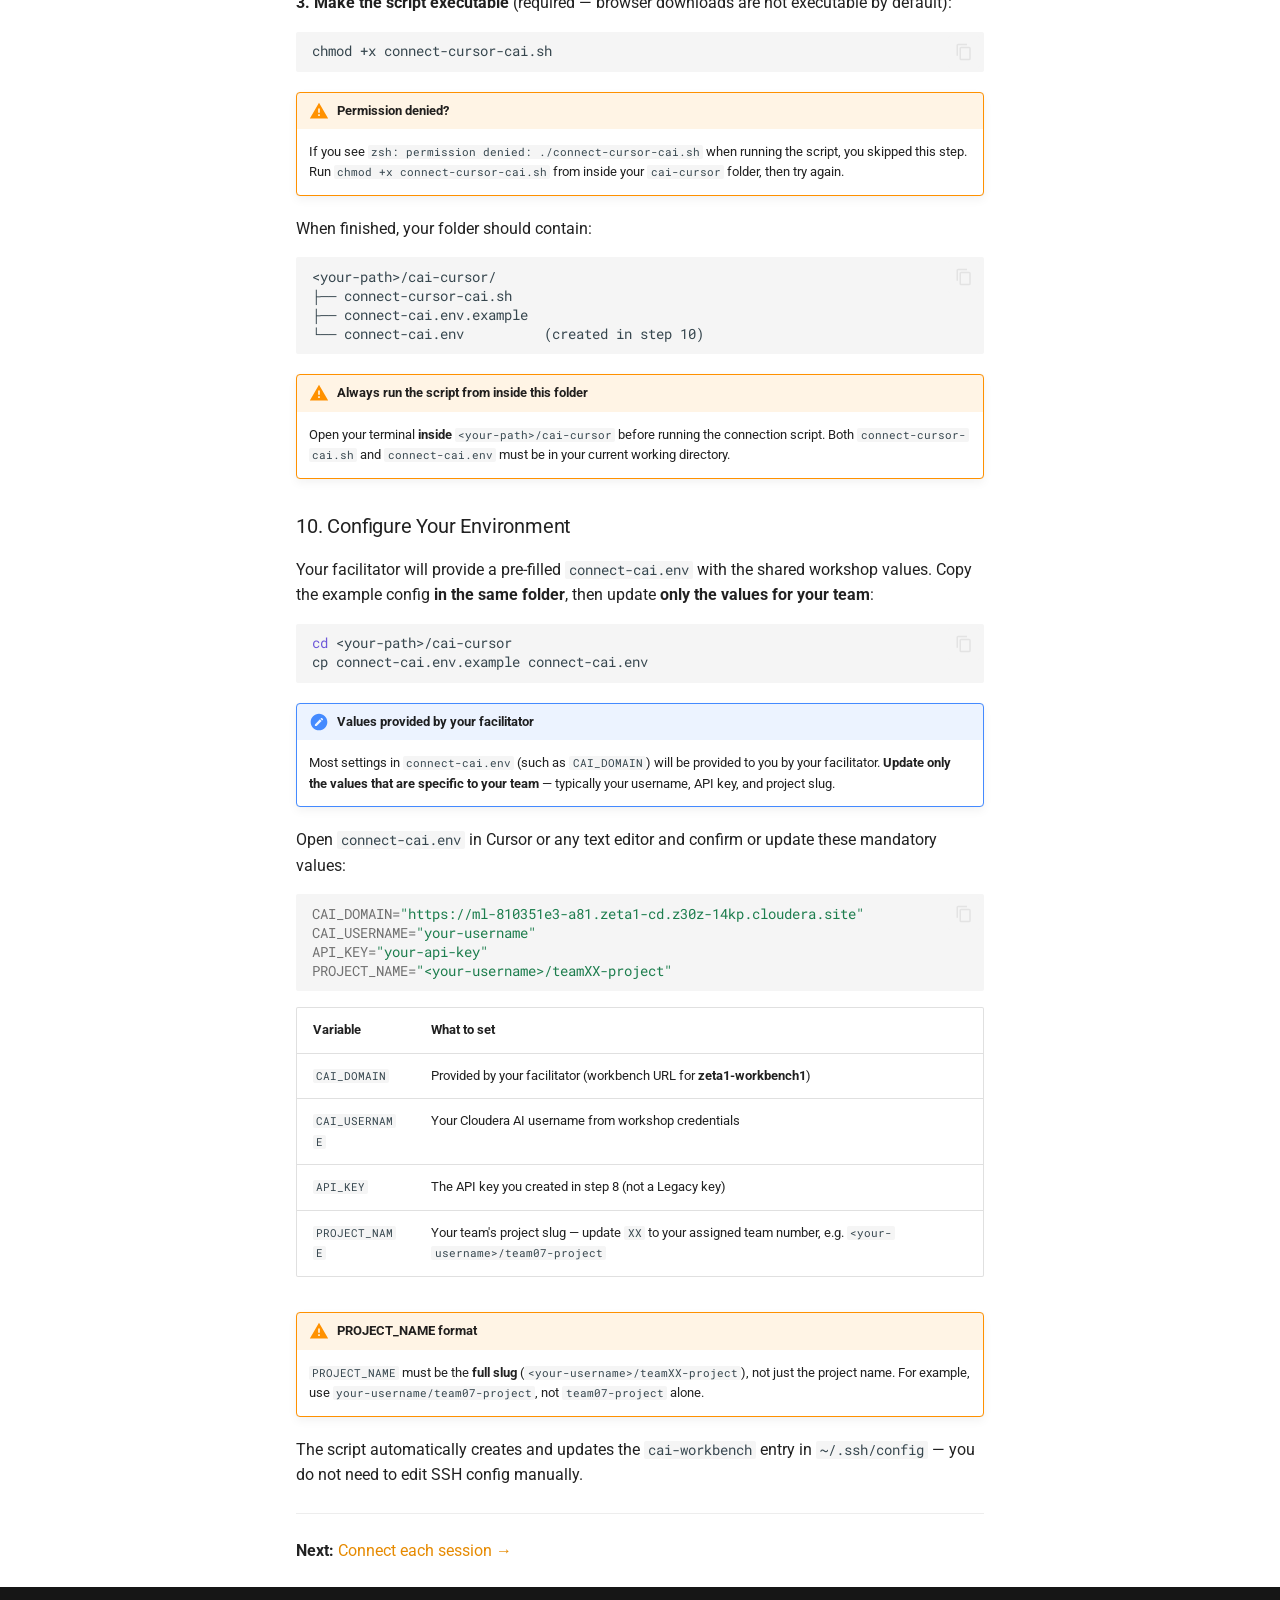
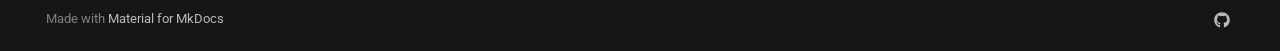
<file: vibe-coding/cursor-remote-ssh/one-time-setup/index.html>
<!doctype html>
<html lang="en" class="no-js">
  <head>
    
      <meta charset="utf-8">
      <meta name="viewport" content="width=device-width,initial-scale=1">
      
        <meta name="description" content="Cloudera AI workshop guide for Zeta Global technical teams">
      
      
      
        <link rel="canonical" href="https://superellipse.github.io/zeta-hol/vibe-coding/cursor-remote-ssh/one-time-setup/">
      
      
        <link rel="prev" href="../../../setup/project-and-runtimes/">
      
      
        <link rel="next" href="../connect-each-session/">
      
      
        
      
      
      <link rel="icon" href="../../../assets/images/favicon.png">
      <meta name="generator" content="mkdocs-1.6.1, mkdocs-material-9.7.7">
    
    
      
        <title>One-time Setup - Zeta Global Hands-on Lab & Hackathon</title>
      
    
    
      <link rel="stylesheet" href="../../../assets/stylesheets/main.ec1eaa64.min.css">
      
        
        <link rel="stylesheet" href="../../../assets/stylesheets/palette.ab4e12ef.min.css">
      
      


    
    
      
    
    
      
        
        
        <link rel="preconnect" href="https://fonts.gstatic.com" crossorigin>
        <link rel="stylesheet" href="https://fonts.googleapis.com/css?family=Roboto:300,300i,400,400i,700,700i%7CRoboto+Mono:400,400i,700,700i&display=fallback">
        <style>:root{--md-text-font:"Roboto";--md-code-font:"Roboto Mono"}</style>
      
    
    
      <link rel="stylesheet" href="../../../stylesheets/extra.css">
    
    <script>__md_scope=new URL("../../..",location),__md_hash=e=>[...e].reduce(((e,_)=>(e<<5)-e+_.charCodeAt(0)),0),__md_get=(e,_=localStorage,t=__md_scope)=>JSON.parse(_.getItem(t.pathname+"."+e)),__md_set=(e,_,t=localStorage,a=__md_scope)=>{try{t.setItem(a.pathname+"."+e,JSON.stringify(_))}catch(e){}}</script>
    
      

    
    
  </head>
  
  
    
    
      
    
    
    
    
    <body dir="ltr" data-md-color-scheme="default" data-md-color-primary="orange" data-md-color-accent="deep-orange">
  
    
    <input class="md-toggle" data-md-toggle="drawer" type="checkbox" id="__drawer" autocomplete="off">
    <input class="md-toggle" data-md-toggle="search" type="checkbox" id="__search" autocomplete="off">
    <label class="md-overlay" for="__drawer"></label>
    <div data-md-component="skip">
      
        
        <a href="#one-time-setup" class="md-skip">
          Skip to content
        </a>
      
    </div>
    <div data-md-component="announce">
      
    </div>
    
    
      

<header class="md-header" data-md-component="header">
  <nav class="md-header__inner md-grid" aria-label="Header">
    <a href="../../.." title="Zeta Global Hands-on Lab &amp; Hackathon" class="md-header__button md-logo" aria-label="Zeta Global Hands-on Lab & Hackathon" data-md-component="logo">
      
  
  <svg xmlns="http://www.w3.org/2000/svg" viewBox="0 0 24 24"><path d="M12 8a3 3 0 0 0 3-3 3 3 0 0 0-3-3 3 3 0 0 0-3 3 3 3 0 0 0 3 3m0 3.54C9.64 9.35 6.5 8 3 8v11c3.5 0 6.64 1.35 9 3.54 2.36-2.19 5.5-3.54 9-3.54V8c-3.5 0-6.64 1.35-9 3.54"/></svg>

    </a>
    <label class="md-header__button md-icon" for="__drawer">
      
      <svg xmlns="http://www.w3.org/2000/svg" viewBox="0 0 24 24"><path d="M3 6h18v2H3zm0 5h18v2H3zm0 5h18v2H3z"/></svg>
    </label>
    <div class="md-header__title" data-md-component="header-title">
      <div class="md-header__ellipsis">
        <div class="md-header__topic">
          <span class="md-ellipsis">
            Zeta Global Hands-on Lab & Hackathon
          </span>
        </div>
        <div class="md-header__topic" data-md-component="header-topic">
          <span class="md-ellipsis">
            
              One-time Setup
            
          </span>
        </div>
      </div>
    </div>
    
      
        <form class="md-header__option" data-md-component="palette">
  
    
    
    
    <input class="md-option" data-md-color-media="" data-md-color-scheme="default" data-md-color-primary="orange" data-md-color-accent="deep-orange"  aria-label="Switch to dark mode"  type="radio" name="__palette" id="__palette_0">
    
      <label class="md-header__button md-icon" title="Switch to dark mode" for="__palette_1" hidden>
        <svg xmlns="http://www.w3.org/2000/svg" viewBox="0 0 24 24"><path d="M12 8a4 4 0 0 0-4 4 4 4 0 0 0 4 4 4 4 0 0 0 4-4 4 4 0 0 0-4-4m0 10a6 6 0 0 1-6-6 6 6 0 0 1 6-6 6 6 0 0 1 6 6 6 6 0 0 1-6 6m8-9.31V4h-4.69L12 .69 8.69 4H4v4.69L.69 12 4 15.31V20h4.69L12 23.31 15.31 20H20v-4.69L23.31 12z"/></svg>
      </label>
    
  
    
    
    
    <input class="md-option" data-md-color-media="" data-md-color-scheme="slate" data-md-color-primary="orange" data-md-color-accent="deep-orange"  aria-label="Switch to light mode"  type="radio" name="__palette" id="__palette_1">
    
      <label class="md-header__button md-icon" title="Switch to light mode" for="__palette_0" hidden>
        <svg xmlns="http://www.w3.org/2000/svg" viewBox="0 0 24 24"><path d="M12 18c-.89 0-1.74-.2-2.5-.55C11.56 16.5 13 14.42 13 12s-1.44-4.5-3.5-5.45C10.26 6.2 11.11 6 12 6a6 6 0 0 1 6 6 6 6 0 0 1-6 6m8-9.31V4h-4.69L12 .69 8.69 4H4v4.69L.69 12 4 15.31V20h4.69L12 23.31 15.31 20H20v-4.69L23.31 12z"/></svg>
      </label>
    
  
</form>
      
    
    
      <script>var palette=__md_get("__palette");if(palette&&palette.color){if("(prefers-color-scheme)"===palette.color.media){var media=matchMedia("(prefers-color-scheme: light)"),input=document.querySelector(media.matches?"[data-md-color-media='(prefers-color-scheme: light)']":"[data-md-color-media='(prefers-color-scheme: dark)']");palette.color.media=input.getAttribute("data-md-color-media"),palette.color.scheme=input.getAttribute("data-md-color-scheme"),palette.color.primary=input.getAttribute("data-md-color-primary"),palette.color.accent=input.getAttribute("data-md-color-accent")}for(var[key,value]of Object.entries(palette.color))document.body.setAttribute("data-md-color-"+key,value)}</script>
    
    
    
      
      
        <label class="md-header__button md-icon" for="__search">
          
          <svg xmlns="http://www.w3.org/2000/svg" viewBox="0 0 24 24"><path d="M9.5 3A6.5 6.5 0 0 1 16 9.5c0 1.61-.59 3.09-1.56 4.23l.27.27h.79l5 5-1.5 1.5-5-5v-.79l-.27-.27A6.52 6.52 0 0 1 9.5 16 6.5 6.5 0 0 1 3 9.5 6.5 6.5 0 0 1 9.5 3m0 2C7 5 5 7 5 9.5S7 14 9.5 14 14 12 14 9.5 12 5 9.5 5"/></svg>
        </label>
        <div class="md-search" data-md-component="search" role="dialog">
  <label class="md-search__overlay" for="__search"></label>
  <div class="md-search__inner" role="search">
    <form class="md-search__form" name="search">
      <input type="text" class="md-search__input" name="query" aria-label="Search" placeholder="Search" autocapitalize="off" autocorrect="off" autocomplete="off" spellcheck="false" data-md-component="search-query" required>
      <label class="md-search__icon md-icon" for="__search">
        
        <svg xmlns="http://www.w3.org/2000/svg" viewBox="0 0 24 24"><path d="M9.5 3A6.5 6.5 0 0 1 16 9.5c0 1.61-.59 3.09-1.56 4.23l.27.27h.79l5 5-1.5 1.5-5-5v-.79l-.27-.27A6.52 6.52 0 0 1 9.5 16 6.5 6.5 0 0 1 3 9.5 6.5 6.5 0 0 1 9.5 3m0 2C7 5 5 7 5 9.5S7 14 9.5 14 14 12 14 9.5 12 5 9.5 5"/></svg>
        
        <svg xmlns="http://www.w3.org/2000/svg" viewBox="0 0 24 24"><path d="M20 11v2H8l5.5 5.5-1.42 1.42L4.16 12l7.92-7.92L13.5 5.5 8 11z"/></svg>
      </label>
      <nav class="md-search__options" aria-label="Search">
        
        <button type="reset" class="md-search__icon md-icon" title="Clear" aria-label="Clear" tabindex="-1">
          
          <svg xmlns="http://www.w3.org/2000/svg" viewBox="0 0 24 24"><path d="M19 6.41 17.59 5 12 10.59 6.41 5 5 6.41 10.59 12 5 17.59 6.41 19 12 13.41 17.59 19 19 17.59 13.41 12z"/></svg>
        </button>
      </nav>
      
        <div class="md-search__suggest" data-md-component="search-suggest"></div>
      
    </form>
    <div class="md-search__output">
      <div class="md-search__scrollwrap" tabindex="0" data-md-scrollfix>
        <div class="md-search-result" data-md-component="search-result">
          <div class="md-search-result__meta">
            Initializing search
          </div>
          <ol class="md-search-result__list" role="presentation"></ol>
        </div>
      </div>
    </div>
  </div>
</div>
      
    
    
      <div class="md-header__source">
        <a href="https://github.com/SuperEllipse/zeta-hol" title="Go to repository" class="md-source" data-md-component="source">
  <div class="md-source__icon md-icon">
    
    <svg xmlns="http://www.w3.org/2000/svg" viewBox="0 0 448 512"><!--! Font Awesome Free 7.1.0 by @fontawesome - https://fontawesome.com License - https://fontawesome.com/license/free (Icons: CC BY 4.0, Fonts: SIL OFL 1.1, Code: MIT License) Copyright 2025 Fonticons, Inc.--><path d="M439.6 236.1 244 40.5c-5.4-5.5-12.8-8.5-20.4-8.5s-15 3-20.4 8.4L162.5 81l51.5 51.5c27.1-9.1 52.7 16.8 43.4 43.7l49.7 49.7c34.2-11.8 61.2 31 35.5 56.7-26.5 26.5-70.2-2.9-56-37.3L240.3 199v121.9c25.3 12.5 22.3 41.8 9.1 55-6.4 6.4-15.2 10.1-24.3 10.1s-17.8-3.6-24.3-10.1c-17.6-17.6-11.1-46.9 11.2-56v-123c-20.8-8.5-24.6-30.7-18.6-45L142.6 101 8.5 235.1C3 240.6 0 247.9 0 255.5s3 15 8.5 20.4l195.6 195.7c5.4 5.4 12.7 8.4 20.4 8.4s15-3 20.4-8.4l194.7-194.7c5.4-5.4 8.4-12.8 8.4-20.4s-3-15-8.4-20.4"/></svg>
  </div>
  <div class="md-source__repository">
    SuperEllipse/zeta-hol
  </div>
</a>
      </div>
    
  </nav>
  
</header>
    
    <div class="md-container" data-md-component="container">
      
      
        
          
            
<nav class="md-tabs" aria-label="Tabs" data-md-component="tabs">
  <div class="md-grid">
    <ul class="md-tabs__list">
      
        
  
  
  
  
    <li class="md-tabs__item">
      <a href="../../.." class="md-tabs__link">
        
  
  
    
  
  Home

      </a>
    </li>
  

      
        
  
  
  
  
    <li class="md-tabs__item">
      <a href="../../../hackathon-schedule/" class="md-tabs__link">
        
  
  
    
  
  Event Schedule

      </a>
    </li>
  

      
        
  
  
  
  
    
    
      <li class="md-tabs__item">
        <a href="../../../setup/login-and-project/" class="md-tabs__link">
          
  
  
  Getting Started

        </a>
      </li>
    
  

      
        
  
  
  
    
  
  
    
    
      
  
  
  
    
  
  
    
    
      <li class="md-tabs__item md-tabs__item--active">
        <a href="./" class="md-tabs__link">
          
  
  
  Vibe Coding with Cloudera AI

        </a>
      </li>
    
  

    
  

      
        
  
  
  
  
    
    
      <li class="md-tabs__item">
        <a href="../../../sample-code/data-upload/" class="md-tabs__link">
          
  
  
  Sample Code

        </a>
      </li>
    
  

      
        
  
  
  
  
    <li class="md-tabs__item">
      <a href="../../../demo-videos/" class="md-tabs__link">
        
  
  
    
  
  Demo Videos

      </a>
    </li>
  

      
    </ul>
  </div>
</nav>
          
        
      
      <main class="md-main" data-md-component="main">
        <div class="md-main__inner md-grid">
          
            
              
              <div class="md-sidebar md-sidebar--primary" data-md-component="sidebar" data-md-type="navigation" >
                <div class="md-sidebar__scrollwrap">
                  <div class="md-sidebar__inner">
                    


  


<nav class="md-nav md-nav--primary md-nav--lifted" aria-label="Navigation" data-md-level="0">
  <label class="md-nav__title" for="__drawer">
    <a href="../../.." title="Zeta Global Hands-on Lab &amp; Hackathon" class="md-nav__button md-logo" aria-label="Zeta Global Hands-on Lab & Hackathon" data-md-component="logo">
      
  
  <svg xmlns="http://www.w3.org/2000/svg" viewBox="0 0 24 24"><path d="M12 8a3 3 0 0 0 3-3 3 3 0 0 0-3-3 3 3 0 0 0-3 3 3 3 0 0 0 3 3m0 3.54C9.64 9.35 6.5 8 3 8v11c3.5 0 6.64 1.35 9 3.54 2.36-2.19 5.5-3.54 9-3.54V8c-3.5 0-6.64 1.35-9 3.54"/></svg>

    </a>
    Zeta Global Hands-on Lab & Hackathon
  </label>
  
    <div class="md-nav__source">
      <a href="https://github.com/SuperEllipse/zeta-hol" title="Go to repository" class="md-source" data-md-component="source">
  <div class="md-source__icon md-icon">
    
    <svg xmlns="http://www.w3.org/2000/svg" viewBox="0 0 448 512"><!--! Font Awesome Free 7.1.0 by @fontawesome - https://fontawesome.com License - https://fontawesome.com/license/free (Icons: CC BY 4.0, Fonts: SIL OFL 1.1, Code: MIT License) Copyright 2025 Fonticons, Inc.--><path d="M439.6 236.1 244 40.5c-5.4-5.5-12.8-8.5-20.4-8.5s-15 3-20.4 8.4L162.5 81l51.5 51.5c27.1-9.1 52.7 16.8 43.4 43.7l49.7 49.7c34.2-11.8 61.2 31 35.5 56.7-26.5 26.5-70.2-2.9-56-37.3L240.3 199v121.9c25.3 12.5 22.3 41.8 9.1 55-6.4 6.4-15.2 10.1-24.3 10.1s-17.8-3.6-24.3-10.1c-17.6-17.6-11.1-46.9 11.2-56v-123c-20.8-8.5-24.6-30.7-18.6-45L142.6 101 8.5 235.1C3 240.6 0 247.9 0 255.5s3 15 8.5 20.4l195.6 195.7c5.4 5.4 12.7 8.4 20.4 8.4s15-3 20.4-8.4l194.7-194.7c5.4-5.4 8.4-12.8 8.4-20.4s-3-15-8.4-20.4"/></svg>
  </div>
  <div class="md-source__repository">
    SuperEllipse/zeta-hol
  </div>
</a>
    </div>
  
  <ul class="md-nav__list" data-md-scrollfix>
    
      
      
  
  
  
  
    <li class="md-nav__item">
      <a href="../../.." class="md-nav__link">
        
  
  
  <span class="md-ellipsis">
    
  
    Home
  

    
  </span>
  
  

      </a>
    </li>
  

    
      
      
  
  
  
  
    <li class="md-nav__item">
      <a href="../../../hackathon-schedule/" class="md-nav__link">
        
  
  
  <span class="md-ellipsis">
    
  
    Event Schedule
  

    
  </span>
  
  

      </a>
    </li>
  

    
      
      
  
  
  
  
    
    
    
    
      
      
        
      
    
    
    <li class="md-nav__item md-nav__item--nested">
      
        
        
          
        
        <input class="md-nav__toggle md-toggle md-toggle--indeterminate" type="checkbox" id="__nav_3" >
        
          
          <label class="md-nav__link" for="__nav_3" id="__nav_3_label" tabindex="0">
            
  
  
  <span class="md-ellipsis">
    
  
    Getting Started
  

    
  </span>
  
  

            <span class="md-nav__icon md-icon"></span>
          </label>
        
        <nav class="md-nav" data-md-level="1" aria-labelledby="__nav_3_label" aria-expanded="false">
          <label class="md-nav__title" for="__nav_3">
            <span class="md-nav__icon md-icon"></span>
            
  
    Getting Started
  

          </label>
          <ul class="md-nav__list" data-md-scrollfix>
            
              
                
  
  
  
  
    <li class="md-nav__item">
      <a href="../../../setup/login-and-project/" class="md-nav__link">
        
  
  
  <span class="md-ellipsis">
    
  
    Login & Workbench Setup
  

    
  </span>
  
  

      </a>
    </li>
  

              
            
              
                
  
  
  
  
    <li class="md-nav__item">
      <a href="../../../setup/project-and-runtimes/" class="md-nav__link">
        
  
  
  <span class="md-ellipsis">
    
  
    Project Creation & Runtimes
  

    
  </span>
  
  

      </a>
    </li>
  

              
            
          </ul>
        </nav>
      
    </li>
  

    
      
      
  
  
    
  
  
  
    
    
    
    
      
        
        
      
      
        
      
    
    
    <li class="md-nav__item md-nav__item--active md-nav__item--section md-nav__item--nested">
      
        
        
        <input class="md-nav__toggle md-toggle " type="checkbox" id="__nav_4" checked>
        
          
          <label class="md-nav__link" for="__nav_4" id="__nav_4_label" tabindex="">
            
  
  
  <span class="md-ellipsis">
    
  
    Vibe Coding with Cloudera AI
  

    
  </span>
  
  

            <span class="md-nav__icon md-icon"></span>
          </label>
        
        <nav class="md-nav" data-md-level="1" aria-labelledby="__nav_4_label" aria-expanded="true">
          <label class="md-nav__title" for="__nav_4">
            <span class="md-nav__icon md-icon"></span>
            
  
    Vibe Coding with Cloudera AI
  

          </label>
          <ul class="md-nav__list" data-md-scrollfix>
            
              
                
  
  
    
  
  
  
    
    
    
    
      
      
        
          
          
        
      
    
    
    <li class="md-nav__item md-nav__item--active md-nav__item--section md-nav__item--nested">
      
        
        
        <input class="md-nav__toggle md-toggle " type="checkbox" id="__nav_4_1" checked>
        
          
          <label class="md-nav__link" for="__nav_4_1" id="__nav_4_1_label" tabindex="">
            
  
  
  <span class="md-ellipsis">
    
  
    Cursor with Remote SSH
  

    
  </span>
  
  

            <span class="md-nav__icon md-icon"></span>
          </label>
        
        <nav class="md-nav" data-md-level="2" aria-labelledby="__nav_4_1_label" aria-expanded="true">
          <label class="md-nav__title" for="__nav_4_1">
            <span class="md-nav__icon md-icon"></span>
            
  
    Cursor with Remote SSH
  

          </label>
          <ul class="md-nav__list" data-md-scrollfix>
            
              
                
  
  
    
  
  
  
    <li class="md-nav__item md-nav__item--active">
      
      <input class="md-nav__toggle md-toggle" type="checkbox" id="__toc">
      
      
        
      
      
        <label class="md-nav__link md-nav__link--active" for="__toc">
          
  
  
  <span class="md-ellipsis">
    
  
    One-time Setup
  

    
  </span>
  
  

          <span class="md-nav__icon md-icon"></span>
        </label>
      
      <a href="./" class="md-nav__link md-nav__link--active">
        
  
  
  <span class="md-ellipsis">
    
  
    One-time Setup
  

    
  </span>
  
  

      </a>
      
        

<nav class="md-nav md-nav--secondary" aria-label="Table of contents">
  
  
  
    
  
  
    <label class="md-nav__title" for="__toc">
      <span class="md-nav__icon md-icon"></span>
      Table of contents
    </label>
    <ul class="md-nav__list" data-md-component="toc" data-md-scrollfix>
      
        <li class="md-nav__item">
  <a href="#1-generate-an-ssh-key" class="md-nav__link">
    <span class="md-ellipsis">
      
        1. Generate an SSH Key
      
    </span>
  </a>
  
</li>
      
        <li class="md-nav__item">
  <a href="#2-move-the-keys-to-ssh" class="md-nav__link">
    <span class="md-ellipsis">
      
        2. Move the Keys to ~/.ssh/
      
    </span>
  </a>
  
</li>
      
        <li class="md-nav__item">
  <a href="#3-copy-the-public-key" class="md-nav__link">
    <span class="md-ellipsis">
      
        3. Copy the Public Key
      
    </span>
  </a>
  
</li>
      
        <li class="md-nav__item">
  <a href="#4-add-the-key-to-the-workbench" class="md-nav__link">
    <span class="md-ellipsis">
      
        4. Add the Key to the Workbench
      
    </span>
  </a>
  
</li>
      
        <li class="md-nav__item">
  <a href="#5-download-and-unblock-the-cml-cli-client" class="md-nav__link">
    <span class="md-ellipsis">
      
        5. Download and Unblock the CML CLI Client
      
    </span>
  </a>
  
    <nav class="md-nav" aria-label="5. Download and Unblock the CML CLI Client">
      <ul class="md-nav__list">
        
          <li class="md-nav__item">
  <a href="#mac-allow-cdswctl-to-run" class="md-nav__link">
    <span class="md-ellipsis">
      
        Mac: Allow cdswctl to Run
      
    </span>
  </a>
  
</li>
        
      </ul>
    </nav>
  
</li>
      
        <li class="md-nav__item">
  <a href="#6-add-cdswctl-to-your-path" class="md-nav__link">
    <span class="md-ellipsis">
      
        6. Add cdswctl to Your PATH
      
    </span>
  </a>
  
    <nav class="md-nav" aria-label="6. Add cdswctl to Your PATH">
      <ul class="md-nav__list">
        
          <li class="md-nav__item">
  <a href="#get-the-path-to-cdswctl" class="md-nav__link">
    <span class="md-ellipsis">
      
        Get the Path to cdswctl
      
    </span>
  </a>
  
</li>
        
          <li class="md-nav__item">
  <a href="#mac-zsh" class="md-nav__link">
    <span class="md-ellipsis">
      
        Mac (zsh)
      
    </span>
  </a>
  
</li>
        
      </ul>
    </nav>
  
</li>
      
        <li class="md-nav__item">
  <a href="#7-install-jq" class="md-nav__link">
    <span class="md-ellipsis">
      
        7. Install jq
      
    </span>
  </a>
  
</li>
      
        <li class="md-nav__item">
  <a href="#8-create-an-api-key" class="md-nav__link">
    <span class="md-ellipsis">
      
        8. Create an API Key
      
    </span>
  </a>
  
</li>
      
        <li class="md-nav__item">
  <a href="#9-download-the-connection-scripts" class="md-nav__link">
    <span class="md-ellipsis">
      
        9. Download the Connection Scripts
      
    </span>
  </a>
  
</li>
      
        <li class="md-nav__item">
  <a href="#10-configure-your-environment" class="md-nav__link">
    <span class="md-ellipsis">
      
        10. Configure Your Environment
      
    </span>
  </a>
  
</li>
      
    </ul>
  
</nav>
      
    </li>
  

              
            
              
                
  
  
  
  
    <li class="md-nav__item">
      <a href="../connect-each-session/" class="md-nav__link">
        
  
  
  <span class="md-ellipsis">
    
  
    Connect each session
  

    
  </span>
  
  

      </a>
    </li>
  

              
            
              
                
  
  
  
  
    <li class="md-nav__item">
      <a href="../testing-cursor/" class="md-nav__link">
        
  
  
  <span class="md-ellipsis">
    
  
    Testing Cursor
  

    
  </span>
  
  

      </a>
    </li>
  

              
            
          </ul>
        </nav>
      
    </li>
  

              
            
              
                
  
  
  
  
    <li class="md-nav__item">
      <a href="../../claude-private-model/" class="md-nav__link">
        
  
  
  <span class="md-ellipsis">
    
  
    Claude with Private Model
  

    
  </span>
  
  

      </a>
    </li>
  

              
            
          </ul>
        </nav>
      
    </li>
  

    
      
      
  
  
  
  
    
    
    
    
      
      
        
      
    
    
    <li class="md-nav__item md-nav__item--nested">
      
        
        
          
        
        <input class="md-nav__toggle md-toggle md-toggle--indeterminate" type="checkbox" id="__nav_5" >
        
          
          <label class="md-nav__link" for="__nav_5" id="__nav_5_label" tabindex="0">
            
  
  
  <span class="md-ellipsis">
    
  
    Sample Code
  

    
  </span>
  
  

            <span class="md-nav__icon md-icon"></span>
          </label>
        
        <nav class="md-nav" data-md-level="1" aria-labelledby="__nav_5_label" aria-expanded="false">
          <label class="md-nav__title" for="__nav_5">
            <span class="md-nav__icon md-icon"></span>
            
  
    Sample Code
  

          </label>
          <ul class="md-nav__list" data-md-scrollfix>
            
              
                
  
  
  
  
    <li class="md-nav__item">
      <a href="../../../sample-code/data-upload/" class="md-nav__link">
        
  
  
  <span class="md-ellipsis">
    
  
    Data Upload & Insertion
  

    
  </span>
  
  

      </a>
    </li>
  

              
            
          </ul>
        </nav>
      
    </li>
  

    
      
      
  
  
  
  
    <li class="md-nav__item">
      <a href="../../../demo-videos/" class="md-nav__link">
        
  
  
  <span class="md-ellipsis">
    
  
    Demo Videos
  

    
  </span>
  
  

      </a>
    </li>
  

    
  </ul>
</nav>
                  </div>
                </div>
              </div>
            
            
              
              <div class="md-sidebar md-sidebar--secondary" data-md-component="sidebar" data-md-type="toc" >
                <div class="md-sidebar__scrollwrap">
                  <div class="md-sidebar__inner">
                    

<nav class="md-nav md-nav--secondary" aria-label="Table of contents">
  
  
  
    
  
  
    <label class="md-nav__title" for="__toc">
      <span class="md-nav__icon md-icon"></span>
      Table of contents
    </label>
    <ul class="md-nav__list" data-md-component="toc" data-md-scrollfix>
      
        <li class="md-nav__item">
  <a href="#1-generate-an-ssh-key" class="md-nav__link">
    <span class="md-ellipsis">
      
        1. Generate an SSH Key
      
    </span>
  </a>
  
</li>
      
        <li class="md-nav__item">
  <a href="#2-move-the-keys-to-ssh" class="md-nav__link">
    <span class="md-ellipsis">
      
        2. Move the Keys to ~/.ssh/
      
    </span>
  </a>
  
</li>
      
        <li class="md-nav__item">
  <a href="#3-copy-the-public-key" class="md-nav__link">
    <span class="md-ellipsis">
      
        3. Copy the Public Key
      
    </span>
  </a>
  
</li>
      
        <li class="md-nav__item">
  <a href="#4-add-the-key-to-the-workbench" class="md-nav__link">
    <span class="md-ellipsis">
      
        4. Add the Key to the Workbench
      
    </span>
  </a>
  
</li>
      
        <li class="md-nav__item">
  <a href="#5-download-and-unblock-the-cml-cli-client" class="md-nav__link">
    <span class="md-ellipsis">
      
        5. Download and Unblock the CML CLI Client
      
    </span>
  </a>
  
    <nav class="md-nav" aria-label="5. Download and Unblock the CML CLI Client">
      <ul class="md-nav__list">
        
          <li class="md-nav__item">
  <a href="#mac-allow-cdswctl-to-run" class="md-nav__link">
    <span class="md-ellipsis">
      
        Mac: Allow cdswctl to Run
      
    </span>
  </a>
  
</li>
        
      </ul>
    </nav>
  
</li>
      
        <li class="md-nav__item">
  <a href="#6-add-cdswctl-to-your-path" class="md-nav__link">
    <span class="md-ellipsis">
      
        6. Add cdswctl to Your PATH
      
    </span>
  </a>
  
    <nav class="md-nav" aria-label="6. Add cdswctl to Your PATH">
      <ul class="md-nav__list">
        
          <li class="md-nav__item">
  <a href="#get-the-path-to-cdswctl" class="md-nav__link">
    <span class="md-ellipsis">
      
        Get the Path to cdswctl
      
    </span>
  </a>
  
</li>
        
          <li class="md-nav__item">
  <a href="#mac-zsh" class="md-nav__link">
    <span class="md-ellipsis">
      
        Mac (zsh)
      
    </span>
  </a>
  
</li>
        
      </ul>
    </nav>
  
</li>
      
        <li class="md-nav__item">
  <a href="#7-install-jq" class="md-nav__link">
    <span class="md-ellipsis">
      
        7. Install jq
      
    </span>
  </a>
  
</li>
      
        <li class="md-nav__item">
  <a href="#8-create-an-api-key" class="md-nav__link">
    <span class="md-ellipsis">
      
        8. Create an API Key
      
    </span>
  </a>
  
</li>
      
        <li class="md-nav__item">
  <a href="#9-download-the-connection-scripts" class="md-nav__link">
    <span class="md-ellipsis">
      
        9. Download the Connection Scripts
      
    </span>
  </a>
  
</li>
      
        <li class="md-nav__item">
  <a href="#10-configure-your-environment" class="md-nav__link">
    <span class="md-ellipsis">
      
        10. Configure Your Environment
      
    </span>
  </a>
  
</li>
      
    </ul>
  
</nav>
                  </div>
                </div>
              </div>
            
          
          
            <div class="md-content" data-md-component="content">
              
              <article class="md-content__inner md-typeset">
                
                  


  
  


<h1 id="one-time-setup">One-time Setup<a class="headerlink" href="#one-time-setup" title="Permanent link">&para;</a></h1>
<h3 id="1-generate-an-ssh-key">1. Generate an SSH Key<a class="headerlink" href="#1-generate-an-ssh-key" title="Permanent link">&para;</a></h3>
<div class="admonition warning">
<p class="admonition-title">You must name the key <code>cai</code> — do not use the default or your own name</p>
<p>When <code>ssh-keygen</code> asks <strong>"Enter file in which to save the key"</strong>, you <strong>must</strong> type exactly:</p>
<div class="highlight"><pre><span></span><code><a id="__codelineno-0-1" name="__codelineno-0-1" href="#__codelineno-0-1"></a>cai
</code></pre></div>
<p><strong>Do not</strong> press Enter to accept the default filename (e.g. <code>id_ed25519</code> or <code>id_rsa</code>). <strong>Do not</strong> use your username or any other custom name.</p>
</div>
<p>Run the following command to generate a new SSH key pair:</p>
<div class="highlight"><pre><span></span><code><a id="__codelineno-1-1" name="__codelineno-1-1" href="#__codelineno-1-1"></a>ssh-keygen<span class="w"> </span>-C<span class="w"> </span>cai
</code></pre></div>
<p>When prompted <strong>"Enter file in which to save the key"</strong>, type <code>cai</code> and press <strong>Enter</strong>. This creates <code>cai</code> and <code>cai.pub</code> in your current directory — <strong>not</strong> the default <code>~/.ssh/id_ed25519</code>.</p>
<p>Press <strong>Enter</strong> again to skip the passphrase prompts (leave both empty).</p>
<p><img alt="Generate SSH key with ssh-keygen" src="../../../images/cursor-remote-ssh/ssh-keygen-cai.png" /></p>
<p><em>In the screenshot above, note the filename is <code>cai</code> — not <code>id_ed25519</code> or any other name.</em></p>
<h3 id="2-move-the-keys-to-ssh">2. Move the Keys to <code>~/.ssh/</code><a class="headerlink" href="#2-move-the-keys-to-ssh" title="Permanent link">&para;</a></h3>
<p>If the <code>~/.ssh/</code> directory does not exist yet (common on a new machine), create it first:</p>
<div class="highlight"><pre><span></span><code><a id="__codelineno-2-1" name="__codelineno-2-1" href="#__codelineno-2-1"></a>mkdir<span class="w"> </span>-p<span class="w"> </span>~/.ssh
<a id="__codelineno-2-2" name="__codelineno-2-2" href="#__codelineno-2-2"></a>chmod<span class="w"> </span><span class="m">700</span><span class="w"> </span>~/.ssh
</code></pre></div>
<p>Move the generated private and public key files into your SSH directory:</p>
<div class="highlight"><pre><span></span><code><a id="__codelineno-3-1" name="__codelineno-3-1" href="#__codelineno-3-1"></a>mv<span class="w"> </span>cai*<span class="w"> </span>~/.ssh/
</code></pre></div>
<p>Verify the keys are in place:</p>
<div class="highlight"><pre><span></span><code><a id="__codelineno-4-1" name="__codelineno-4-1" href="#__codelineno-4-1"></a>ls<span class="w"> </span>~/.ssh/cai*
</code></pre></div>
<p>You should see <code>~/.ssh/cai</code> (private key) and <code>~/.ssh/cai.pub</code> (public key).</p>
<p><img alt="Move cai keys to ~/.ssh" src="../../../images/cursor-remote-ssh/move-cai-keys.png" /></p>
<h3 id="3-copy-the-public-key">3. Copy the Public Key<a class="headerlink" href="#3-copy-the-public-key" title="Permanent link">&para;</a></h3>
<div class="highlight"><pre><span></span><code><a id="__codelineno-5-1" name="__codelineno-5-1" href="#__codelineno-5-1"></a>cat<span class="w"> </span>~/.ssh/cai.pub
</code></pre></div>
<p>Copy the entire output line.</p>
<h3 id="4-add-the-key-to-the-workbench">4. Add the Key to the Workbench<a class="headerlink" href="#4-add-the-key-to-the-workbench" title="Permanent link">&para;</a></h3>
<p>In the Cloudera AI Workbench, go to <strong>User Settings → Keys &amp; Access → Remote Editing</strong>, paste your public key into <strong>SSH Public Key</strong>, and click <strong>Add</strong>.</p>
<p><img alt="Add SSH public key in Remote Editing settings" src="../../../images/cursor-remote-ssh/remote-editing-ssh-key.png" /></p>
<p><img alt="SSH key fingerprint after adding" src="../../../images/cursor-remote-ssh/remote-editing-key-added.png" /></p>
<p>While you are on the <strong>Remote Editing</strong> page, note that the <strong>CML CLI client</strong> (<code>cdswctl</code>) can be downloaded for your operating system — you will do this in the next step.</p>
<p><img alt="Download cdswctl from Remote Editing" src="../../../images/cursor-remote-ssh/download-cdswctl.png" /></p>
<h3 id="5-download-and-unblock-the-cml-cli-client">5. Download and Unblock the CML CLI Client<a class="headerlink" href="#5-download-and-unblock-the-cml-cli-client" title="Permanent link">&para;</a></h3>
<p>Download the <strong>CML CLI client</strong> (<code>cdswctl</code>) for your operating system from the <strong>Remote Editing</strong> section shown in step 4.</p>
<p>Unpack the downloaded archive. You should have a folder containing the <code>cdswctl</code> binary (for example, <code>cdsw-2.0.0.95880-darwin-amd64</code> on Mac).</p>
<h4 id="mac-allow-cdswctl-to-run">Mac: Allow cdswctl to Run<a class="headerlink" href="#mac-allow-cdswctl-to-run" title="Permanent link">&para;</a></h4>
<p>macOS quarantines downloaded files and will <strong>not</strong> let you run <code>cdswctl</code> directly from the terminal on first use. When you try, you may see a dialog like this — click <strong>Done</strong> (do not click Move to Bin):</p>
<p><img alt="cdswctl blocked by macOS" src="../../../images/cursor-remote-ssh/cdswctl-mac-quarantine-blocked.png" /></p>
<p>Then allow the binary manually:</p>
<ol>
<li>Open <strong>System Settings → Privacy &amp; Security → Security</strong></li>
<li>Scroll down until you see a message that <strong><code>"cdswctl" was blocked</code></strong> to protect your Mac</li>
<li>Click <strong>Allow Anyway</strong></li>
</ol>
<p><img alt="Allow cdswctl in Privacy and Security" src="../../../images/cursor-remote-ssh/cdswctl-mac-allow-anyway.png" /></p>
<ol>
<li>Run <code>cdswctl</code> once more from the terminal — macOS may ask you to confirm again; choose <strong>Open</strong></li>
</ol>
<h3 id="6-add-cdswctl-to-your-path">6. Add cdswctl to Your PATH<a class="headerlink" href="#6-add-cdswctl-to-your-path" title="Permanent link">&para;</a></h3>
<p>Add the folder containing <code>cdswctl</code> to your shell <code>PATH</code> so you can run it from any directory.</p>
<h4 id="get-the-path-to-cdswctl">Get the Path to cdswctl<a class="headerlink" href="#get-the-path-to-cdswctl" title="Permanent link">&para;</a></h4>
<p>In your terminal, change into the folder where you unpacked <code>cdswctl</code>, then print the full path:</p>
<div class="highlight"><pre><span></span><code><a id="__codelineno-6-1" name="__codelineno-6-1" href="#__codelineno-6-1"></a><span class="nb">cd</span><span class="w"> </span>/path/to/your/unpacked/cdsw-folder
<a id="__codelineno-6-2" name="__codelineno-6-2" href="#__codelineno-6-2"></a><span class="nb">pwd</span>
</code></pre></div>
<p>Copy the output — you will use it in the steps below. The folder name will look something like <code>cdsw-2.0.0.95880-darwin-amd64</code>.</p>
<p>Verify <code>cdswctl</code> is in that folder:</p>
<div class="highlight"><pre><span></span><code><a id="__codelineno-7-1" name="__codelineno-7-1" href="#__codelineno-7-1"></a>ls<span class="w"> </span>cdswctl
</code></pre></div>
<h4 id="mac-zsh">Mac (zsh)<a class="headerlink" href="#mac-zsh" title="Permanent link">&para;</a></h4>
<p><strong>1. Create <code>~/.zshrc</code> if it does not exist</strong></p>
<div class="highlight"><pre><span></span><code><a id="__codelineno-8-1" name="__codelineno-8-1" href="#__codelineno-8-1"></a>touch<span class="w"> </span>~/.zshrc
</code></pre></div>
<p><strong>2. Open the file to add your PATH</strong></p>
<p>Open it in TextEdit for easy editing:</p>
<div class="highlight"><pre><span></span><code><a id="__codelineno-9-1" name="__codelineno-9-1" href="#__codelineno-9-1"></a>open<span class="w"> </span>-e<span class="w"> </span>~/.zshrc
</code></pre></div>
<p>Alternatively, edit in the terminal with <code>nano ~/.zshrc</code>.</p>
<p><strong>3. Add your PATH variable</strong></p>
<p>Paste the following line at the end of the file, replacing the path with the output from <code>pwd</code> above:</p>
<div class="highlight"><pre><span></span><code><a id="__codelineno-10-1" name="__codelineno-10-1" href="#__codelineno-10-1"></a><span class="nb">export</span><span class="w"> </span><span class="nv">PATH</span><span class="o">=</span><span class="s2">&quot;/Users/&lt;username&gt;/path/to/cdsw-2.0.0.95880-darwin-amd64:</span><span class="nv">$PATH</span><span class="s2">&quot;</span>
</code></pre></div>
<p>Save the file (<strong>Cmd+S</strong>) and close it.</p>
<p><strong>4. Load the updated PATH</strong></p>
<div class="highlight"><pre><span></span><code><a id="__codelineno-11-1" name="__codelineno-11-1" href="#__codelineno-11-1"></a><span class="nb">source</span><span class="w"> </span>~/.zshrc
</code></pre></div>
<p><strong>5. Verify</strong></p>
<div class="highlight"><pre><span></span><code><a id="__codelineno-12-1" name="__codelineno-12-1" href="#__codelineno-12-1"></a>cdswctl<span class="w"> </span>--help
</code></pre></div>
<p>You should see the <code>cdswctl</code> usage output without a "command not found" error.</p>
<div class="admonition note">
<p class="admonition-title">Mac Apple Silicon: bad CPU type in executable</p>
<p>If <code>cdswctl --help</code> returns:</p>
<div class="highlight"><pre><span></span><code><a id="__codelineno-13-1" name="__codelineno-13-1" href="#__codelineno-13-1"></a>zsh: bad CPU type in executable: cdswctl
</code></pre></div>
<p>The downloaded binary is Intel-only and your Mac needs Rosetta. Install it (one-time):</p>
<div class="highlight"><pre><span></span><code><a id="__codelineno-14-1" name="__codelineno-14-1" href="#__codelineno-14-1"></a>softwareupdate<span class="w"> </span>--install-rosetta
</code></pre></div>
<p>Then rerun:</p>
<div class="highlight"><pre><span></span><code><a id="__codelineno-15-1" name="__codelineno-15-1" href="#__codelineno-15-1"></a>cdswctl<span class="w"> </span>--help
</code></pre></div>
<p>This step is only needed if you see the <strong>bad CPU type</strong> error above.</p>
</div>
<h3 id="7-install-jq">7. Install jq<a class="headerlink" href="#7-install-jq" title="Permanent link">&para;</a></h3>
<p>The connection script uses <code>jq</code> to auto-select the correct Python runtime.</p>
<p><strong>macOS:</strong></p>
<div class="highlight"><pre><span></span><code><a id="__codelineno-16-1" name="__codelineno-16-1" href="#__codelineno-16-1"></a>brew<span class="w"> </span>install<span class="w"> </span>jq
</code></pre></div>
<p>Verify:</p>
<div class="highlight"><pre><span></span><code><a id="__codelineno-17-1" name="__codelineno-17-1" href="#__codelineno-17-1"></a>jq<span class="w"> </span>--version
</code></pre></div>
<h3 id="8-create-an-api-key">8. Create an API Key<a class="headerlink" href="#8-create-an-api-key" title="Permanent link">&para;</a></h3>
<p>In the Cloudera AI Workbench, go to <strong>User Settings → Keys &amp; Access → API Keys</strong> and click <strong>Create API Key</strong>.</p>
<p><img alt="Create API Key" src="../../../images/cursor-remote-ssh/create-api-key.png" /></p>
<p>In the confirmation dialog, accept the default expiry settings (ensure <strong>API</strong> is checked under Audiences) and click <strong>Create</strong>.</p>
<div class="admonition warning">
<p class="admonition-title">Save Your API Key Immediately</p>
<p>API keys are <strong>ephemeral</strong> — they are shown only once. Copy the generated API key and save it in a notepad or password manager. You will need this key in your <code>connect-cai.env</code> file.</p>
</div>
<p><img alt="Copy and save the API key" src="../../../images/cursor-remote-ssh/save-api-key.png" /></p>
<h3 id="9-download-the-connection-scripts">9. Download the Connection Scripts<a class="headerlink" href="#9-download-the-connection-scripts" title="Permanent link">&para;</a></h3>
<p>Download both connection script files from the links below.</p>
<table>
<thead>
<tr>
<th>File</th>
<th>Purpose</th>
</tr>
</thead>
<tbody>
<tr>
<td><a href="../../scripts/connect-cursor-cai.sh">connect-cursor-cai.sh</a></td>
<td>Main connection script — logs in, starts a session, and opens the SSH tunnel</td>
</tr>
<tr>
<td><a href="../../scripts/connect-cai.env.example">connect-cai.env.example</a></td>
<td>Configuration template — copy to <code>connect-cai.env</code> and fill in your values</td>
</tr>
</tbody>
</table>
<p><strong>1. Create a working folder</strong> in a location of your choice:</p>
<div class="highlight"><pre><span></span><code><a id="__codelineno-18-1" name="__codelineno-18-1" href="#__codelineno-18-1"></a>mkdir<span class="w"> </span>-p<span class="w"> </span>&lt;your-path&gt;/cai-cursor
<a id="__codelineno-18-2" name="__codelineno-18-2" href="#__codelineno-18-2"></a><span class="nb">cd</span><span class="w"> </span>&lt;your-path&gt;/cai-cursor
</code></pre></div>
<p>Replace <code>&lt;your-path&gt;</code> with any directory you prefer (for example, <code>~/Documents</code> or <code>~/Downloads</code>).</p>
<p><strong>2. Download both files</strong> from the links in the table above and save them <strong>into this folder</strong> (right-click → <strong>Save link as…</strong> and choose <code>&lt;your-path&gt;/cai-cursor</code> as the destination).</p>
<p><strong>3. Make the script executable</strong> (required — browser downloads are not executable by default):</p>
<div class="highlight"><pre><span></span><code><a id="__codelineno-19-1" name="__codelineno-19-1" href="#__codelineno-19-1"></a>chmod<span class="w"> </span>+x<span class="w"> </span>connect-cursor-cai.sh
</code></pre></div>
<div class="admonition warning">
<p class="admonition-title">Permission denied?</p>
<p>If you see <code>zsh: permission denied: ./connect-cursor-cai.sh</code> when running the script, you skipped this step. Run <code>chmod +x connect-cursor-cai.sh</code> from inside your <code>cai-cursor</code> folder, then try again.</p>
</div>
<p>When finished, your folder should contain:</p>
<div class="highlight"><pre><span></span><code><a id="__codelineno-20-1" name="__codelineno-20-1" href="#__codelineno-20-1"></a>&lt;your-path&gt;/cai-cursor/
<a id="__codelineno-20-2" name="__codelineno-20-2" href="#__codelineno-20-2"></a>├── connect-cursor-cai.sh
<a id="__codelineno-20-3" name="__codelineno-20-3" href="#__codelineno-20-3"></a>├── connect-cai.env.example
<a id="__codelineno-20-4" name="__codelineno-20-4" href="#__codelineno-20-4"></a>└── connect-cai.env          (created in step 10)
</code></pre></div>
<div class="admonition warning">
<p class="admonition-title">Always run the script from inside this folder</p>
<p>Open your terminal <strong>inside</strong> <code>&lt;your-path&gt;/cai-cursor</code> before running the connection script. Both <code>connect-cursor-cai.sh</code> and <code>connect-cai.env</code> must be in your current working directory.</p>
</div>
<h3 id="10-configure-your-environment">10. Configure Your Environment<a class="headerlink" href="#10-configure-your-environment" title="Permanent link">&para;</a></h3>
<p>Your facilitator will provide a pre-filled <code>connect-cai.env</code> with the shared workshop values. Copy the example config <strong>in the same folder</strong>, then update <strong>only the values for your team</strong>:</p>
<div class="highlight"><pre><span></span><code><a id="__codelineno-21-1" name="__codelineno-21-1" href="#__codelineno-21-1"></a><span class="nb">cd</span><span class="w"> </span>&lt;your-path&gt;/cai-cursor
<a id="__codelineno-21-2" name="__codelineno-21-2" href="#__codelineno-21-2"></a>cp<span class="w"> </span>connect-cai.env.example<span class="w"> </span>connect-cai.env
</code></pre></div>
<div class="admonition note">
<p class="admonition-title">Values provided by your facilitator</p>
<p>Most settings in <code>connect-cai.env</code> (such as <code>CAI_DOMAIN</code>) will be provided to you by your facilitator. <strong>Update only the values that are specific to your team</strong> — typically your username, API key, and project slug.</p>
</div>
<p>Open <code>connect-cai.env</code> in Cursor or any text editor and confirm or update these mandatory values:</p>
<div class="highlight"><pre><span></span><code><a id="__codelineno-22-1" name="__codelineno-22-1" href="#__codelineno-22-1"></a><span class="nv">CAI_DOMAIN</span><span class="o">=</span><span class="s2">&quot;https://ml-810351e3-a81.zeta1-cd.z30z-14kp.cloudera.site&quot;</span>
<a id="__codelineno-22-2" name="__codelineno-22-2" href="#__codelineno-22-2"></a><span class="nv">CAI_USERNAME</span><span class="o">=</span><span class="s2">&quot;your-username&quot;</span>
<a id="__codelineno-22-3" name="__codelineno-22-3" href="#__codelineno-22-3"></a><span class="nv">API_KEY</span><span class="o">=</span><span class="s2">&quot;your-api-key&quot;</span>
<a id="__codelineno-22-4" name="__codelineno-22-4" href="#__codelineno-22-4"></a><span class="nv">PROJECT_NAME</span><span class="o">=</span><span class="s2">&quot;&lt;your-username&gt;/teamXX-project&quot;</span>
</code></pre></div>
<table>
<thead>
<tr>
<th>Variable</th>
<th>What to set</th>
</tr>
</thead>
<tbody>
<tr>
<td><code>CAI_DOMAIN</code></td>
<td>Provided by your facilitator (workbench URL for <strong>zeta1-workbench1</strong>)</td>
</tr>
<tr>
<td><code>CAI_USERNAME</code></td>
<td>Your Cloudera AI username from workshop credentials</td>
</tr>
<tr>
<td><code>API_KEY</code></td>
<td>The API key you created in step 8 (not a Legacy key)</td>
</tr>
<tr>
<td><code>PROJECT_NAME</code></td>
<td>Your team's project slug — update <code>XX</code> to your assigned team number, e.g. <code>&lt;your-username&gt;/team07-project</code></td>
</tr>
</tbody>
</table>
<div class="admonition warning">
<p class="admonition-title">PROJECT_NAME format</p>
<p><code>PROJECT_NAME</code> must be the <strong>full slug</strong> (<code>&lt;your-username&gt;/teamXX-project</code>), not just the project name. For example, use <code>your-username/team07-project</code>, not <code>team07-project</code> alone.</p>
</div>
<p>The script automatically creates and updates the <code>cai-workbench</code> entry in <code>~/.ssh/config</code> — you do not need to edit SSH config manually.</p>
<hr />
<p><strong>Next:</strong> <a href="../connect-each-session/">Connect each session →</a></p>












                
              </article>
            </div>
          
          
<script>var target=document.getElementById(location.hash.slice(1));target&&target.name&&(target.checked=target.name.startsWith("__tabbed_"))</script>
        </div>
        
          <button type="button" class="md-top md-icon" data-md-component="top" hidden>
  
  <svg xmlns="http://www.w3.org/2000/svg" viewBox="0 0 24 24"><path d="M13 20h-2V8l-5.5 5.5-1.42-1.42L12 4.16l7.92 7.92-1.42 1.42L13 8z"/></svg>
  Back to top
</button>
        
      </main>
      
        <footer class="md-footer">
  
  <div class="md-footer-meta md-typeset">
    <div class="md-footer-meta__inner md-grid">
      <div class="md-copyright">
  
  
    Made with
    <a href="https://squidfunk.github.io/mkdocs-material/" target="_blank" rel="noopener">
      Material for MkDocs
    </a>
  
</div>
      
        
<div class="md-social">
  
    
    
    
    
      
      
    
    <a href="https://github.com/SuperEllipse/zeta-hol" target="_blank" rel="noopener" title="github.com" class="md-social__link">
      <svg xmlns="http://www.w3.org/2000/svg" viewBox="0 0 512 512"><!--! Font Awesome Free 7.1.0 by @fontawesome - https://fontawesome.com License - https://fontawesome.com/license/free (Icons: CC BY 4.0, Fonts: SIL OFL 1.1, Code: MIT License) Copyright 2025 Fonticons, Inc.--><path d="M173.9 397.4c0 2-2.3 3.6-5.2 3.6-3.3.3-5.6-1.3-5.6-3.6 0-2 2.3-3.6 5.2-3.6 3-.3 5.6 1.3 5.6 3.6m-31.1-4.5c-.7 2 1.3 4.3 4.3 4.9 2.6 1 5.6 0 6.2-2s-1.3-4.3-4.3-5.2c-2.6-.7-5.5.3-6.2 2.3m44.2-1.7c-2.9.7-4.9 2.6-4.6 4.9.3 2 2.9 3.3 5.9 2.6 2.9-.7 4.9-2.6 4.6-4.6-.3-1.9-3-3.2-5.9-2.9M252.8 8C114.1 8 8 113.3 8 252c0 110.9 69.8 205.8 169.5 239.2 12.8 2.3 17.3-5.6 17.3-12.1 0-6.2-.3-40.4-.3-61.4 0 0-70 15-84.7-29.8 0 0-11.4-29.1-27.8-36.6 0 0-22.9-15.7 1.6-15.4 0 0 24.9 2 38.6 25.8 21.9 38.6 58.6 27.5 72.9 20.9 2.3-16 8.8-27.1 16-33.7-55.9-6.2-112.3-14.3-112.3-110.5 0-27.5 7.6-41.3 23.6-58.9-2.6-6.5-11.1-33.3 2.6-67.9 20.9-6.5 69 27 69 27 20-5.6 41.5-8.5 62.8-8.5s42.8 2.9 62.8 8.5c0 0 48.1-33.6 69-27 13.7 34.7 5.2 61.4 2.6 67.9 16 17.7 25.8 31.5 25.8 58.9 0 96.5-58.9 104.2-114.8 110.5 9.2 7.9 17 22.9 17 46.4 0 33.7-.3 75.4-.3 83.6 0 6.5 4.6 14.4 17.3 12.1C436.2 457.8 504 362.9 504 252 504 113.3 391.5 8 252.8 8M105.2 352.9c-1.3 1-1 3.3.7 5.2 1.6 1.6 3.9 2.3 5.2 1 1.3-1 1-3.3-.7-5.2-1.6-1.6-3.9-2.3-5.2-1m-10.8-8.1c-.7 1.3.3 2.9 2.3 3.9 1.6 1 3.6.7 4.3-.7.7-1.3-.3-2.9-2.3-3.9-2-.6-3.6-.3-4.3.7m32.4 35.6c-1.6 1.3-1 4.3 1.3 6.2 2.3 2.3 5.2 2.6 6.5 1 1.3-1.3.7-4.3-1.3-6.2-2.2-2.3-5.2-2.6-6.5-1m-11.4-14.7c-1.6 1-1.6 3.6 0 5.9s4.3 3.3 5.6 2.3c1.6-1.3 1.6-3.9 0-6.2-1.4-2.3-4-3.3-5.6-2"/></svg>
    </a>
  
</div>
      
    </div>
  </div>
</footer>
      
    </div>
    <div class="md-dialog" data-md-component="dialog">
      <div class="md-dialog__inner md-typeset"></div>
    </div>
    
    
    
      
      
      <script id="__config" type="application/json">{"annotate": null, "base": "../../..", "features": ["navigation.tabs", "navigation.sections", "navigation.expand", "navigation.top", "search.suggest", "search.highlight", "content.code.copy", "toc.follow"], "search": "../../../assets/javascripts/workers/search.2c215733.min.js", "tags": null, "translations": {"clipboard.copied": "Copied to clipboard", "clipboard.copy": "Copy to clipboard", "search.result.more.one": "1 more on this page", "search.result.more.other": "# more on this page", "search.result.none": "No matching documents", "search.result.one": "1 matching document", "search.result.other": "# matching documents", "search.result.placeholder": "Type to start searching", "search.result.term.missing": "Missing", "select.version": "Select version"}, "version": null}</script>
    
    
      <script src="../../../assets/javascripts/bundle.d7400e89.min.js"></script>
      
    
  </body>
</html>
</file>
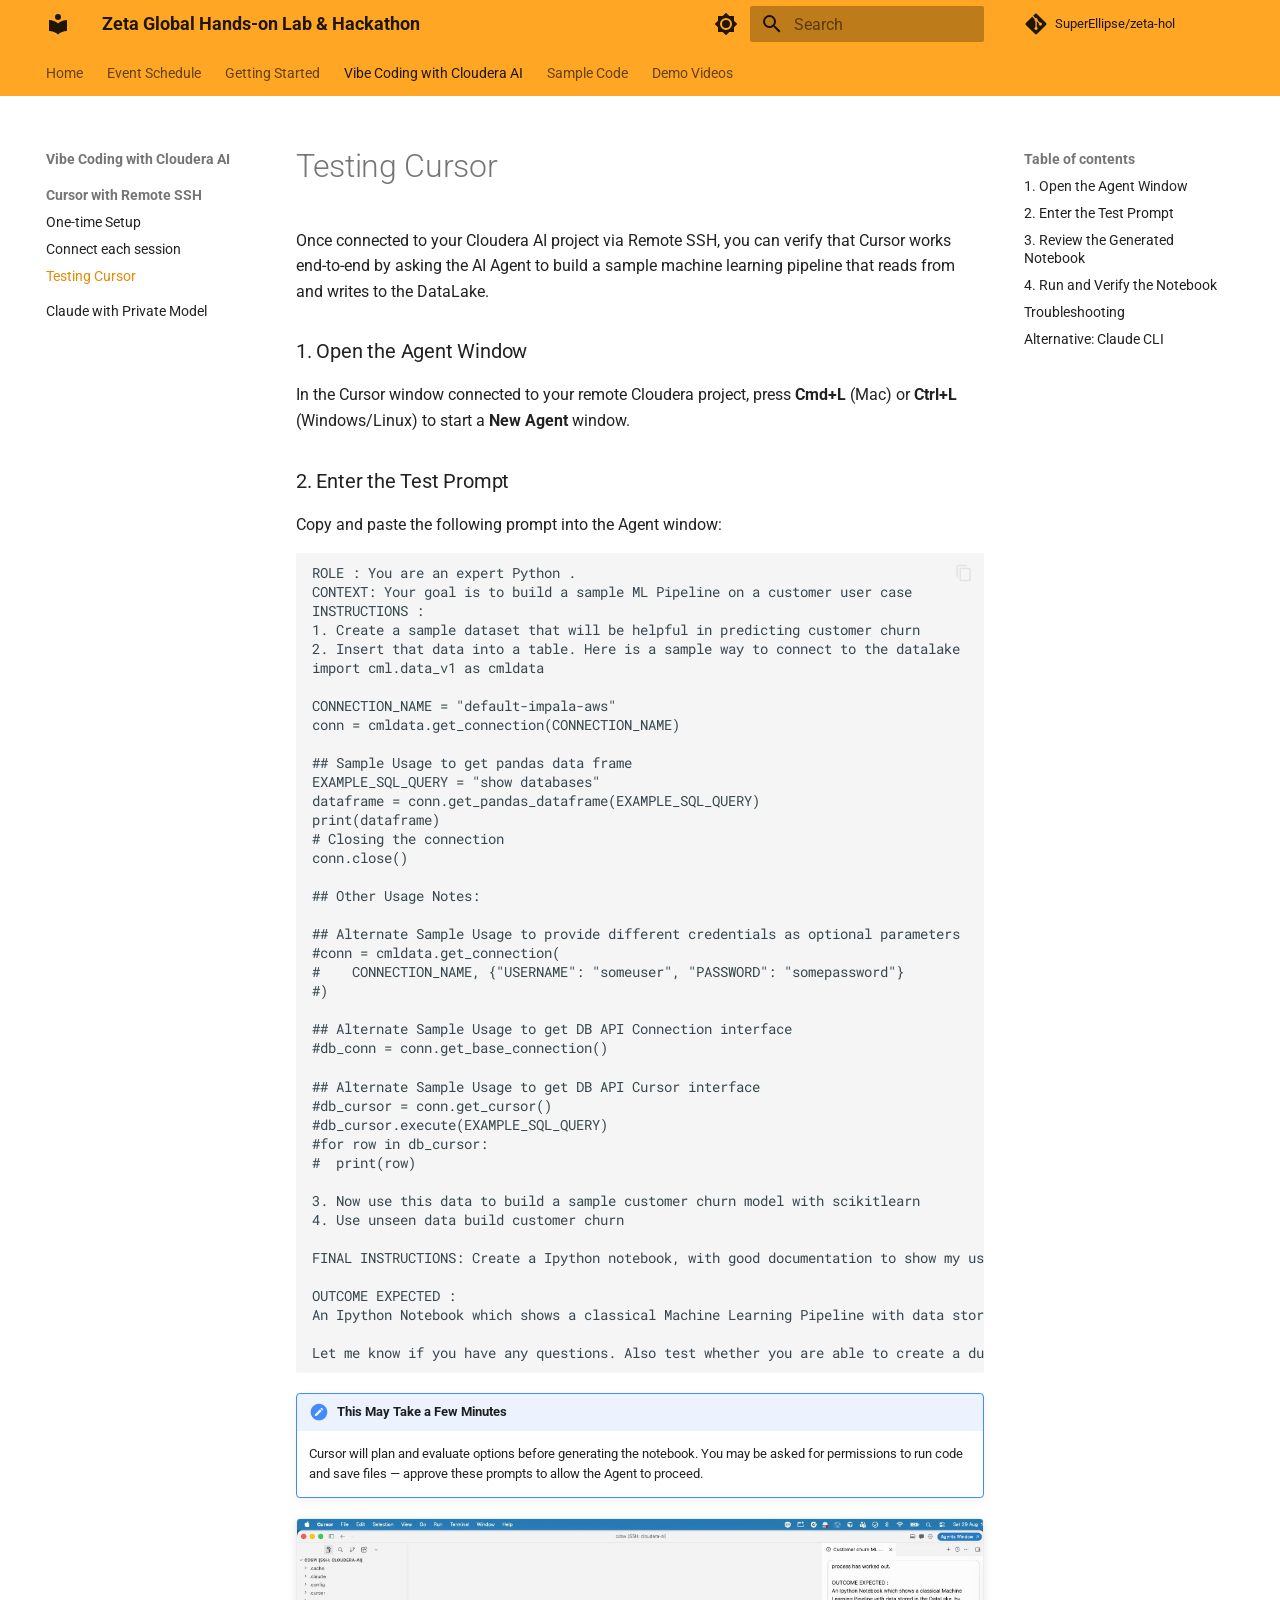
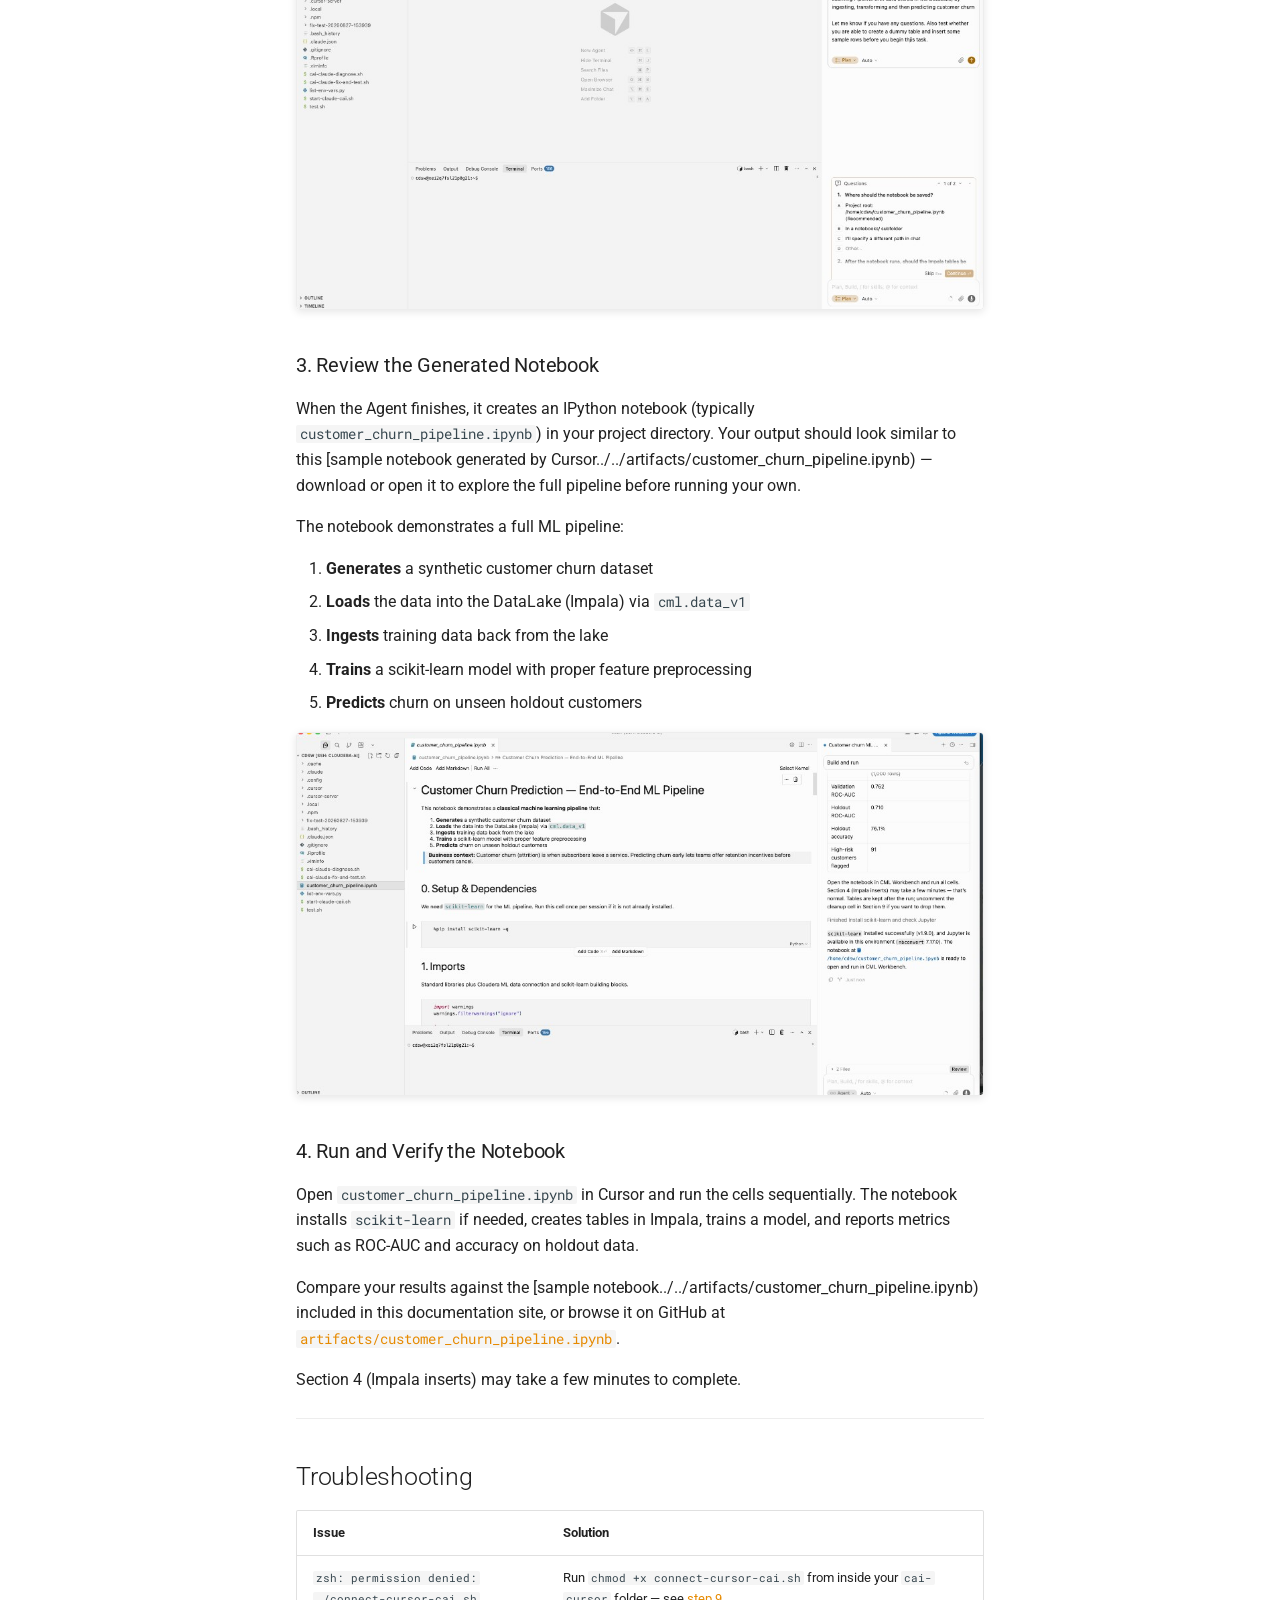
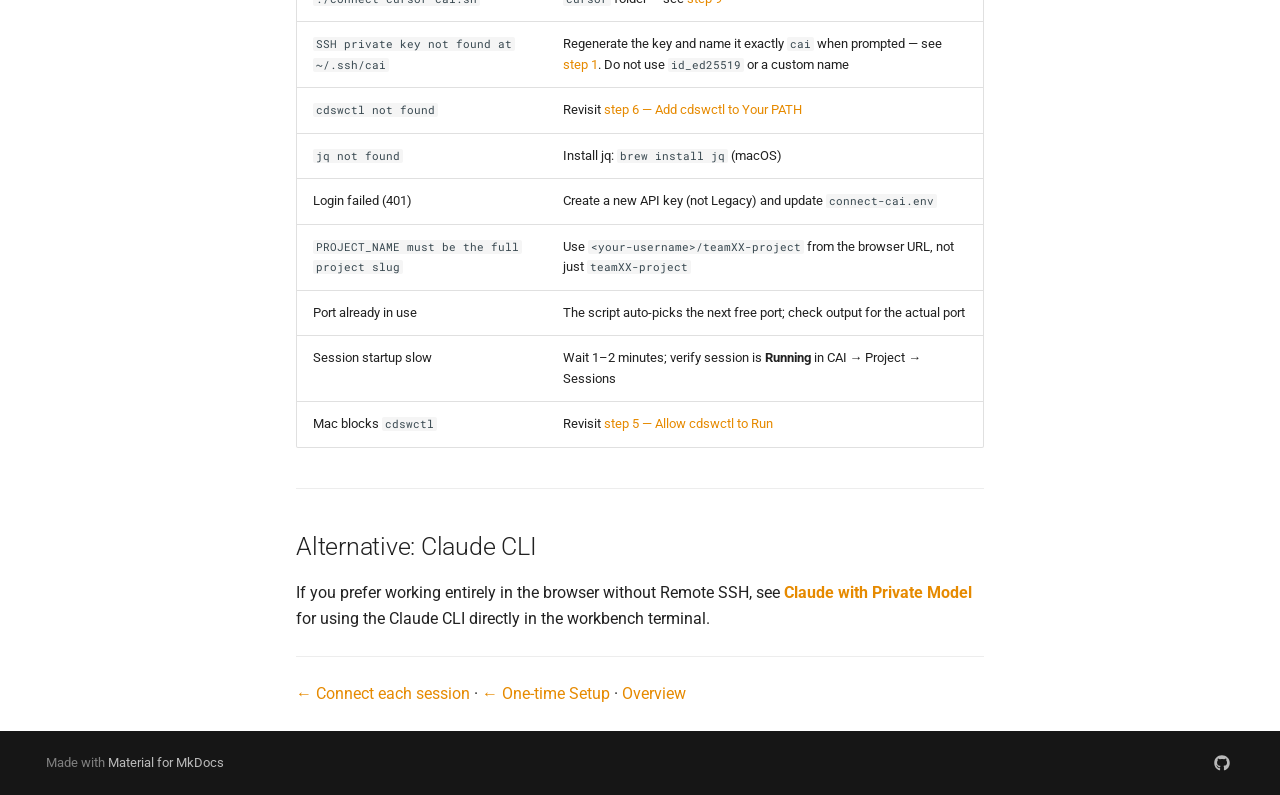
<file: vibe-coding/cursor-remote-ssh/testing-cursor/index.html>
<!doctype html>
<html lang="en" class="no-js">
  <head>
    
      <meta charset="utf-8">
      <meta name="viewport" content="width=device-width,initial-scale=1">
      
        <meta name="description" content="Cloudera AI workshop guide for Zeta Global technical teams">
      
      
      
        <link rel="canonical" href="https://superellipse.github.io/zeta-hol/vibe-coding/cursor-remote-ssh/testing-cursor/">
      
      
        <link rel="prev" href="../connect-each-session/">
      
      
        <link rel="next" href="../../claude-private-model/">
      
      
        
      
      
      <link rel="icon" href="../../../assets/images/favicon.png">
      <meta name="generator" content="mkdocs-1.6.1, mkdocs-material-9.7.7">
    
    
      
        <title>Testing Cursor - Zeta Global Hands-on Lab & Hackathon</title>
      
    
    
      <link rel="stylesheet" href="../../../assets/stylesheets/main.ec1eaa64.min.css">
      
        
        <link rel="stylesheet" href="../../../assets/stylesheets/palette.ab4e12ef.min.css">
      
      


    
    
      
    
    
      
        
        
        <link rel="preconnect" href="https://fonts.gstatic.com" crossorigin>
        <link rel="stylesheet" href="https://fonts.googleapis.com/css?family=Roboto:300,300i,400,400i,700,700i%7CRoboto+Mono:400,400i,700,700i&display=fallback">
        <style>:root{--md-text-font:"Roboto";--md-code-font:"Roboto Mono"}</style>
      
    
    
      <link rel="stylesheet" href="../../../stylesheets/extra.css">
    
    <script>__md_scope=new URL("../../..",location),__md_hash=e=>[...e].reduce(((e,_)=>(e<<5)-e+_.charCodeAt(0)),0),__md_get=(e,_=localStorage,t=__md_scope)=>JSON.parse(_.getItem(t.pathname+"."+e)),__md_set=(e,_,t=localStorage,a=__md_scope)=>{try{t.setItem(a.pathname+"."+e,JSON.stringify(_))}catch(e){}}</script>
    
      

    
    
  </head>
  
  
    
    
      
    
    
    
    
    <body dir="ltr" data-md-color-scheme="default" data-md-color-primary="orange" data-md-color-accent="deep-orange">
  
    
    <input class="md-toggle" data-md-toggle="drawer" type="checkbox" id="__drawer" autocomplete="off">
    <input class="md-toggle" data-md-toggle="search" type="checkbox" id="__search" autocomplete="off">
    <label class="md-overlay" for="__drawer"></label>
    <div data-md-component="skip">
      
        
        <a href="#testing-cursor" class="md-skip">
          Skip to content
        </a>
      
    </div>
    <div data-md-component="announce">
      
    </div>
    
    
      

<header class="md-header" data-md-component="header">
  <nav class="md-header__inner md-grid" aria-label="Header">
    <a href="../../.." title="Zeta Global Hands-on Lab &amp; Hackathon" class="md-header__button md-logo" aria-label="Zeta Global Hands-on Lab & Hackathon" data-md-component="logo">
      
  
  <svg xmlns="http://www.w3.org/2000/svg" viewBox="0 0 24 24"><path d="M12 8a3 3 0 0 0 3-3 3 3 0 0 0-3-3 3 3 0 0 0-3 3 3 3 0 0 0 3 3m0 3.54C9.64 9.35 6.5 8 3 8v11c3.5 0 6.64 1.35 9 3.54 2.36-2.19 5.5-3.54 9-3.54V8c-3.5 0-6.64 1.35-9 3.54"/></svg>

    </a>
    <label class="md-header__button md-icon" for="__drawer">
      
      <svg xmlns="http://www.w3.org/2000/svg" viewBox="0 0 24 24"><path d="M3 6h18v2H3zm0 5h18v2H3zm0 5h18v2H3z"/></svg>
    </label>
    <div class="md-header__title" data-md-component="header-title">
      <div class="md-header__ellipsis">
        <div class="md-header__topic">
          <span class="md-ellipsis">
            Zeta Global Hands-on Lab & Hackathon
          </span>
        </div>
        <div class="md-header__topic" data-md-component="header-topic">
          <span class="md-ellipsis">
            
              Testing Cursor
            
          </span>
        </div>
      </div>
    </div>
    
      
        <form class="md-header__option" data-md-component="palette">
  
    
    
    
    <input class="md-option" data-md-color-media="" data-md-color-scheme="default" data-md-color-primary="orange" data-md-color-accent="deep-orange"  aria-label="Switch to dark mode"  type="radio" name="__palette" id="__palette_0">
    
      <label class="md-header__button md-icon" title="Switch to dark mode" for="__palette_1" hidden>
        <svg xmlns="http://www.w3.org/2000/svg" viewBox="0 0 24 24"><path d="M12 8a4 4 0 0 0-4 4 4 4 0 0 0 4 4 4 4 0 0 0 4-4 4 4 0 0 0-4-4m0 10a6 6 0 0 1-6-6 6 6 0 0 1 6-6 6 6 0 0 1 6 6 6 6 0 0 1-6 6m8-9.31V4h-4.69L12 .69 8.69 4H4v4.69L.69 12 4 15.31V20h4.69L12 23.31 15.31 20H20v-4.69L23.31 12z"/></svg>
      </label>
    
  
    
    
    
    <input class="md-option" data-md-color-media="" data-md-color-scheme="slate" data-md-color-primary="orange" data-md-color-accent="deep-orange"  aria-label="Switch to light mode"  type="radio" name="__palette" id="__palette_1">
    
      <label class="md-header__button md-icon" title="Switch to light mode" for="__palette_0" hidden>
        <svg xmlns="http://www.w3.org/2000/svg" viewBox="0 0 24 24"><path d="M12 18c-.89 0-1.74-.2-2.5-.55C11.56 16.5 13 14.42 13 12s-1.44-4.5-3.5-5.45C10.26 6.2 11.11 6 12 6a6 6 0 0 1 6 6 6 6 0 0 1-6 6m8-9.31V4h-4.69L12 .69 8.69 4H4v4.69L.69 12 4 15.31V20h4.69L12 23.31 15.31 20H20v-4.69L23.31 12z"/></svg>
      </label>
    
  
</form>
      
    
    
      <script>var palette=__md_get("__palette");if(palette&&palette.color){if("(prefers-color-scheme)"===palette.color.media){var media=matchMedia("(prefers-color-scheme: light)"),input=document.querySelector(media.matches?"[data-md-color-media='(prefers-color-scheme: light)']":"[data-md-color-media='(prefers-color-scheme: dark)']");palette.color.media=input.getAttribute("data-md-color-media"),palette.color.scheme=input.getAttribute("data-md-color-scheme"),palette.color.primary=input.getAttribute("data-md-color-primary"),palette.color.accent=input.getAttribute("data-md-color-accent")}for(var[key,value]of Object.entries(palette.color))document.body.setAttribute("data-md-color-"+key,value)}</script>
    
    
    
      
      
        <label class="md-header__button md-icon" for="__search">
          
          <svg xmlns="http://www.w3.org/2000/svg" viewBox="0 0 24 24"><path d="M9.5 3A6.5 6.5 0 0 1 16 9.5c0 1.61-.59 3.09-1.56 4.23l.27.27h.79l5 5-1.5 1.5-5-5v-.79l-.27-.27A6.52 6.52 0 0 1 9.5 16 6.5 6.5 0 0 1 3 9.5 6.5 6.5 0 0 1 9.5 3m0 2C7 5 5 7 5 9.5S7 14 9.5 14 14 12 14 9.5 12 5 9.5 5"/></svg>
        </label>
        <div class="md-search" data-md-component="search" role="dialog">
  <label class="md-search__overlay" for="__search"></label>
  <div class="md-search__inner" role="search">
    <form class="md-search__form" name="search">
      <input type="text" class="md-search__input" name="query" aria-label="Search" placeholder="Search" autocapitalize="off" autocorrect="off" autocomplete="off" spellcheck="false" data-md-component="search-query" required>
      <label class="md-search__icon md-icon" for="__search">
        
        <svg xmlns="http://www.w3.org/2000/svg" viewBox="0 0 24 24"><path d="M9.5 3A6.5 6.5 0 0 1 16 9.5c0 1.61-.59 3.09-1.56 4.23l.27.27h.79l5 5-1.5 1.5-5-5v-.79l-.27-.27A6.52 6.52 0 0 1 9.5 16 6.5 6.5 0 0 1 3 9.5 6.5 6.5 0 0 1 9.5 3m0 2C7 5 5 7 5 9.5S7 14 9.5 14 14 12 14 9.5 12 5 9.5 5"/></svg>
        
        <svg xmlns="http://www.w3.org/2000/svg" viewBox="0 0 24 24"><path d="M20 11v2H8l5.5 5.5-1.42 1.42L4.16 12l7.92-7.92L13.5 5.5 8 11z"/></svg>
      </label>
      <nav class="md-search__options" aria-label="Search">
        
        <button type="reset" class="md-search__icon md-icon" title="Clear" aria-label="Clear" tabindex="-1">
          
          <svg xmlns="http://www.w3.org/2000/svg" viewBox="0 0 24 24"><path d="M19 6.41 17.59 5 12 10.59 6.41 5 5 6.41 10.59 12 5 17.59 6.41 19 12 13.41 17.59 19 19 17.59 13.41 12z"/></svg>
        </button>
      </nav>
      
        <div class="md-search__suggest" data-md-component="search-suggest"></div>
      
    </form>
    <div class="md-search__output">
      <div class="md-search__scrollwrap" tabindex="0" data-md-scrollfix>
        <div class="md-search-result" data-md-component="search-result">
          <div class="md-search-result__meta">
            Initializing search
          </div>
          <ol class="md-search-result__list" role="presentation"></ol>
        </div>
      </div>
    </div>
  </div>
</div>
      
    
    
      <div class="md-header__source">
        <a href="https://github.com/SuperEllipse/zeta-hol" title="Go to repository" class="md-source" data-md-component="source">
  <div class="md-source__icon md-icon">
    
    <svg xmlns="http://www.w3.org/2000/svg" viewBox="0 0 448 512"><!--! Font Awesome Free 7.1.0 by @fontawesome - https://fontawesome.com License - https://fontawesome.com/license/free (Icons: CC BY 4.0, Fonts: SIL OFL 1.1, Code: MIT License) Copyright 2025 Fonticons, Inc.--><path d="M439.6 236.1 244 40.5c-5.4-5.5-12.8-8.5-20.4-8.5s-15 3-20.4 8.4L162.5 81l51.5 51.5c27.1-9.1 52.7 16.8 43.4 43.7l49.7 49.7c34.2-11.8 61.2 31 35.5 56.7-26.5 26.5-70.2-2.9-56-37.3L240.3 199v121.9c25.3 12.5 22.3 41.8 9.1 55-6.4 6.4-15.2 10.1-24.3 10.1s-17.8-3.6-24.3-10.1c-17.6-17.6-11.1-46.9 11.2-56v-123c-20.8-8.5-24.6-30.7-18.6-45L142.6 101 8.5 235.1C3 240.6 0 247.9 0 255.5s3 15 8.5 20.4l195.6 195.7c5.4 5.4 12.7 8.4 20.4 8.4s15-3 20.4-8.4l194.7-194.7c5.4-5.4 8.4-12.8 8.4-20.4s-3-15-8.4-20.4"/></svg>
  </div>
  <div class="md-source__repository">
    SuperEllipse/zeta-hol
  </div>
</a>
      </div>
    
  </nav>
  
</header>
    
    <div class="md-container" data-md-component="container">
      
      
        
          
            
<nav class="md-tabs" aria-label="Tabs" data-md-component="tabs">
  <div class="md-grid">
    <ul class="md-tabs__list">
      
        
  
  
  
  
    <li class="md-tabs__item">
      <a href="../../.." class="md-tabs__link">
        
  
  
    
  
  Home

      </a>
    </li>
  

      
        
  
  
  
  
    <li class="md-tabs__item">
      <a href="../../../hackathon-schedule/" class="md-tabs__link">
        
  
  
    
  
  Event Schedule

      </a>
    </li>
  

      
        
  
  
  
  
    
    
      <li class="md-tabs__item">
        <a href="../../../setup/login-and-project/" class="md-tabs__link">
          
  
  
  Getting Started

        </a>
      </li>
    
  

      
        
  
  
  
    
  
  
    
    
      
  
  
  
    
  
  
    
    
      <li class="md-tabs__item md-tabs__item--active">
        <a href="../one-time-setup/" class="md-tabs__link">
          
  
  
  Vibe Coding with Cloudera AI

        </a>
      </li>
    
  

    
  

      
        
  
  
  
  
    
    
      <li class="md-tabs__item">
        <a href="../../../sample-code/data-upload/" class="md-tabs__link">
          
  
  
  Sample Code

        </a>
      </li>
    
  

      
        
  
  
  
  
    <li class="md-tabs__item">
      <a href="../../../demo-videos/" class="md-tabs__link">
        
  
  
    
  
  Demo Videos

      </a>
    </li>
  

      
    </ul>
  </div>
</nav>
          
        
      
      <main class="md-main" data-md-component="main">
        <div class="md-main__inner md-grid">
          
            
              
              <div class="md-sidebar md-sidebar--primary" data-md-component="sidebar" data-md-type="navigation" >
                <div class="md-sidebar__scrollwrap">
                  <div class="md-sidebar__inner">
                    


  


<nav class="md-nav md-nav--primary md-nav--lifted" aria-label="Navigation" data-md-level="0">
  <label class="md-nav__title" for="__drawer">
    <a href="../../.." title="Zeta Global Hands-on Lab &amp; Hackathon" class="md-nav__button md-logo" aria-label="Zeta Global Hands-on Lab & Hackathon" data-md-component="logo">
      
  
  <svg xmlns="http://www.w3.org/2000/svg" viewBox="0 0 24 24"><path d="M12 8a3 3 0 0 0 3-3 3 3 0 0 0-3-3 3 3 0 0 0-3 3 3 3 0 0 0 3 3m0 3.54C9.64 9.35 6.5 8 3 8v11c3.5 0 6.64 1.35 9 3.54 2.36-2.19 5.5-3.54 9-3.54V8c-3.5 0-6.64 1.35-9 3.54"/></svg>

    </a>
    Zeta Global Hands-on Lab & Hackathon
  </label>
  
    <div class="md-nav__source">
      <a href="https://github.com/SuperEllipse/zeta-hol" title="Go to repository" class="md-source" data-md-component="source">
  <div class="md-source__icon md-icon">
    
    <svg xmlns="http://www.w3.org/2000/svg" viewBox="0 0 448 512"><!--! Font Awesome Free 7.1.0 by @fontawesome - https://fontawesome.com License - https://fontawesome.com/license/free (Icons: CC BY 4.0, Fonts: SIL OFL 1.1, Code: MIT License) Copyright 2025 Fonticons, Inc.--><path d="M439.6 236.1 244 40.5c-5.4-5.5-12.8-8.5-20.4-8.5s-15 3-20.4 8.4L162.5 81l51.5 51.5c27.1-9.1 52.7 16.8 43.4 43.7l49.7 49.7c34.2-11.8 61.2 31 35.5 56.7-26.5 26.5-70.2-2.9-56-37.3L240.3 199v121.9c25.3 12.5 22.3 41.8 9.1 55-6.4 6.4-15.2 10.1-24.3 10.1s-17.8-3.6-24.3-10.1c-17.6-17.6-11.1-46.9 11.2-56v-123c-20.8-8.5-24.6-30.7-18.6-45L142.6 101 8.5 235.1C3 240.6 0 247.9 0 255.5s3 15 8.5 20.4l195.6 195.7c5.4 5.4 12.7 8.4 20.4 8.4s15-3 20.4-8.4l194.7-194.7c5.4-5.4 8.4-12.8 8.4-20.4s-3-15-8.4-20.4"/></svg>
  </div>
  <div class="md-source__repository">
    SuperEllipse/zeta-hol
  </div>
</a>
    </div>
  
  <ul class="md-nav__list" data-md-scrollfix>
    
      
      
  
  
  
  
    <li class="md-nav__item">
      <a href="../../.." class="md-nav__link">
        
  
  
  <span class="md-ellipsis">
    
  
    Home
  

    
  </span>
  
  

      </a>
    </li>
  

    
      
      
  
  
  
  
    <li class="md-nav__item">
      <a href="../../../hackathon-schedule/" class="md-nav__link">
        
  
  
  <span class="md-ellipsis">
    
  
    Event Schedule
  

    
  </span>
  
  

      </a>
    </li>
  

    
      
      
  
  
  
  
    
    
    
    
      
      
        
      
    
    
    <li class="md-nav__item md-nav__item--nested">
      
        
        
          
        
        <input class="md-nav__toggle md-toggle md-toggle--indeterminate" type="checkbox" id="__nav_3" >
        
          
          <label class="md-nav__link" for="__nav_3" id="__nav_3_label" tabindex="0">
            
  
  
  <span class="md-ellipsis">
    
  
    Getting Started
  

    
  </span>
  
  

            <span class="md-nav__icon md-icon"></span>
          </label>
        
        <nav class="md-nav" data-md-level="1" aria-labelledby="__nav_3_label" aria-expanded="false">
          <label class="md-nav__title" for="__nav_3">
            <span class="md-nav__icon md-icon"></span>
            
  
    Getting Started
  

          </label>
          <ul class="md-nav__list" data-md-scrollfix>
            
              
                
  
  
  
  
    <li class="md-nav__item">
      <a href="../../../setup/login-and-project/" class="md-nav__link">
        
  
  
  <span class="md-ellipsis">
    
  
    Login & Workbench Setup
  

    
  </span>
  
  

      </a>
    </li>
  

              
            
              
                
  
  
  
  
    <li class="md-nav__item">
      <a href="../../../setup/project-and-runtimes/" class="md-nav__link">
        
  
  
  <span class="md-ellipsis">
    
  
    Project Creation & Runtimes
  

    
  </span>
  
  

      </a>
    </li>
  

              
            
          </ul>
        </nav>
      
    </li>
  

    
      
      
  
  
    
  
  
  
    
    
    
    
      
        
        
      
      
        
      
    
    
    <li class="md-nav__item md-nav__item--active md-nav__item--section md-nav__item--nested">
      
        
        
        <input class="md-nav__toggle md-toggle " type="checkbox" id="__nav_4" checked>
        
          
          <label class="md-nav__link" for="__nav_4" id="__nav_4_label" tabindex="">
            
  
  
  <span class="md-ellipsis">
    
  
    Vibe Coding with Cloudera AI
  

    
  </span>
  
  

            <span class="md-nav__icon md-icon"></span>
          </label>
        
        <nav class="md-nav" data-md-level="1" aria-labelledby="__nav_4_label" aria-expanded="true">
          <label class="md-nav__title" for="__nav_4">
            <span class="md-nav__icon md-icon"></span>
            
  
    Vibe Coding with Cloudera AI
  

          </label>
          <ul class="md-nav__list" data-md-scrollfix>
            
              
                
  
  
    
  
  
  
    
    
    
    
      
      
        
          
          
        
      
    
    
    <li class="md-nav__item md-nav__item--active md-nav__item--section md-nav__item--nested">
      
        
        
        <input class="md-nav__toggle md-toggle " type="checkbox" id="__nav_4_1" checked>
        
          
          <label class="md-nav__link" for="__nav_4_1" id="__nav_4_1_label" tabindex="">
            
  
  
  <span class="md-ellipsis">
    
  
    Cursor with Remote SSH
  

    
  </span>
  
  

            <span class="md-nav__icon md-icon"></span>
          </label>
        
        <nav class="md-nav" data-md-level="2" aria-labelledby="__nav_4_1_label" aria-expanded="true">
          <label class="md-nav__title" for="__nav_4_1">
            <span class="md-nav__icon md-icon"></span>
            
  
    Cursor with Remote SSH
  

          </label>
          <ul class="md-nav__list" data-md-scrollfix>
            
              
                
  
  
  
  
    <li class="md-nav__item">
      <a href="../one-time-setup/" class="md-nav__link">
        
  
  
  <span class="md-ellipsis">
    
  
    One-time Setup
  

    
  </span>
  
  

      </a>
    </li>
  

              
            
              
                
  
  
  
  
    <li class="md-nav__item">
      <a href="../connect-each-session/" class="md-nav__link">
        
  
  
  <span class="md-ellipsis">
    
  
    Connect each session
  

    
  </span>
  
  

      </a>
    </li>
  

              
            
              
                
  
  
    
  
  
  
    <li class="md-nav__item md-nav__item--active">
      
      <input class="md-nav__toggle md-toggle" type="checkbox" id="__toc">
      
      
        
      
      
        <label class="md-nav__link md-nav__link--active" for="__toc">
          
  
  
  <span class="md-ellipsis">
    
  
    Testing Cursor
  

    
  </span>
  
  

          <span class="md-nav__icon md-icon"></span>
        </label>
      
      <a href="./" class="md-nav__link md-nav__link--active">
        
  
  
  <span class="md-ellipsis">
    
  
    Testing Cursor
  

    
  </span>
  
  

      </a>
      
        

<nav class="md-nav md-nav--secondary" aria-label="Table of contents">
  
  
  
    
  
  
    <label class="md-nav__title" for="__toc">
      <span class="md-nav__icon md-icon"></span>
      Table of contents
    </label>
    <ul class="md-nav__list" data-md-component="toc" data-md-scrollfix>
      
        <li class="md-nav__item">
  <a href="#1-open-the-agent-window" class="md-nav__link">
    <span class="md-ellipsis">
      
        1. Open the Agent Window
      
    </span>
  </a>
  
</li>
      
        <li class="md-nav__item">
  <a href="#2-enter-the-test-prompt" class="md-nav__link">
    <span class="md-ellipsis">
      
        2. Enter the Test Prompt
      
    </span>
  </a>
  
</li>
      
        <li class="md-nav__item">
  <a href="#3-review-the-generated-notebook" class="md-nav__link">
    <span class="md-ellipsis">
      
        3. Review the Generated Notebook
      
    </span>
  </a>
  
</li>
      
        <li class="md-nav__item">
  <a href="#4-run-and-verify-the-notebook" class="md-nav__link">
    <span class="md-ellipsis">
      
        4. Run and Verify the Notebook
      
    </span>
  </a>
  
</li>
      
        <li class="md-nav__item">
  <a href="#troubleshooting" class="md-nav__link">
    <span class="md-ellipsis">
      
        Troubleshooting
      
    </span>
  </a>
  
</li>
      
        <li class="md-nav__item">
  <a href="#alternative-claude-cli" class="md-nav__link">
    <span class="md-ellipsis">
      
        Alternative: Claude CLI
      
    </span>
  </a>
  
</li>
      
    </ul>
  
</nav>
      
    </li>
  

              
            
          </ul>
        </nav>
      
    </li>
  

              
            
              
                
  
  
  
  
    <li class="md-nav__item">
      <a href="../../claude-private-model/" class="md-nav__link">
        
  
  
  <span class="md-ellipsis">
    
  
    Claude with Private Model
  

    
  </span>
  
  

      </a>
    </li>
  

              
            
          </ul>
        </nav>
      
    </li>
  

    
      
      
  
  
  
  
    
    
    
    
      
      
        
      
    
    
    <li class="md-nav__item md-nav__item--nested">
      
        
        
          
        
        <input class="md-nav__toggle md-toggle md-toggle--indeterminate" type="checkbox" id="__nav_5" >
        
          
          <label class="md-nav__link" for="__nav_5" id="__nav_5_label" tabindex="0">
            
  
  
  <span class="md-ellipsis">
    
  
    Sample Code
  

    
  </span>
  
  

            <span class="md-nav__icon md-icon"></span>
          </label>
        
        <nav class="md-nav" data-md-level="1" aria-labelledby="__nav_5_label" aria-expanded="false">
          <label class="md-nav__title" for="__nav_5">
            <span class="md-nav__icon md-icon"></span>
            
  
    Sample Code
  

          </label>
          <ul class="md-nav__list" data-md-scrollfix>
            
              
                
  
  
  
  
    <li class="md-nav__item">
      <a href="../../../sample-code/data-upload/" class="md-nav__link">
        
  
  
  <span class="md-ellipsis">
    
  
    Data Upload & Insertion
  

    
  </span>
  
  

      </a>
    </li>
  

              
            
          </ul>
        </nav>
      
    </li>
  

    
      
      
  
  
  
  
    <li class="md-nav__item">
      <a href="../../../demo-videos/" class="md-nav__link">
        
  
  
  <span class="md-ellipsis">
    
  
    Demo Videos
  

    
  </span>
  
  

      </a>
    </li>
  

    
  </ul>
</nav>
                  </div>
                </div>
              </div>
            
            
              
              <div class="md-sidebar md-sidebar--secondary" data-md-component="sidebar" data-md-type="toc" >
                <div class="md-sidebar__scrollwrap">
                  <div class="md-sidebar__inner">
                    

<nav class="md-nav md-nav--secondary" aria-label="Table of contents">
  
  
  
    
  
  
    <label class="md-nav__title" for="__toc">
      <span class="md-nav__icon md-icon"></span>
      Table of contents
    </label>
    <ul class="md-nav__list" data-md-component="toc" data-md-scrollfix>
      
        <li class="md-nav__item">
  <a href="#1-open-the-agent-window" class="md-nav__link">
    <span class="md-ellipsis">
      
        1. Open the Agent Window
      
    </span>
  </a>
  
</li>
      
        <li class="md-nav__item">
  <a href="#2-enter-the-test-prompt" class="md-nav__link">
    <span class="md-ellipsis">
      
        2. Enter the Test Prompt
      
    </span>
  </a>
  
</li>
      
        <li class="md-nav__item">
  <a href="#3-review-the-generated-notebook" class="md-nav__link">
    <span class="md-ellipsis">
      
        3. Review the Generated Notebook
      
    </span>
  </a>
  
</li>
      
        <li class="md-nav__item">
  <a href="#4-run-and-verify-the-notebook" class="md-nav__link">
    <span class="md-ellipsis">
      
        4. Run and Verify the Notebook
      
    </span>
  </a>
  
</li>
      
        <li class="md-nav__item">
  <a href="#troubleshooting" class="md-nav__link">
    <span class="md-ellipsis">
      
        Troubleshooting
      
    </span>
  </a>
  
</li>
      
        <li class="md-nav__item">
  <a href="#alternative-claude-cli" class="md-nav__link">
    <span class="md-ellipsis">
      
        Alternative: Claude CLI
      
    </span>
  </a>
  
</li>
      
    </ul>
  
</nav>
                  </div>
                </div>
              </div>
            
          
          
            <div class="md-content" data-md-component="content">
              
              <article class="md-content__inner md-typeset">
                
                  


  
  


<h1 id="testing-cursor">Testing Cursor<a class="headerlink" href="#testing-cursor" title="Permanent link">&para;</a></h1>
<p>Once connected to your Cloudera AI project via Remote SSH, you can verify that Cursor works end-to-end by asking the AI Agent to build a sample machine learning pipeline that reads from and writes to the DataLake.</p>
<h3 id="1-open-the-agent-window">1. Open the Agent Window<a class="headerlink" href="#1-open-the-agent-window" title="Permanent link">&para;</a></h3>
<p>In the Cursor window connected to your remote Cloudera project, press <strong>Cmd+L</strong> (Mac) or <strong>Ctrl+L</strong> (Windows/Linux) to start a <strong>New Agent</strong> window.</p>
<h3 id="2-enter-the-test-prompt">2. Enter the Test Prompt<a class="headerlink" href="#2-enter-the-test-prompt" title="Permanent link">&para;</a></h3>
<p>Copy and paste the following prompt into the Agent window:</p>
<div class="highlight"><pre><span></span><code><a id="__codelineno-0-1" name="__codelineno-0-1" href="#__codelineno-0-1"></a>ROLE : You are an expert Python .
<a id="__codelineno-0-2" name="__codelineno-0-2" href="#__codelineno-0-2"></a>CONTEXT: Your goal is to build a sample ML Pipeline on a customer user case
<a id="__codelineno-0-3" name="__codelineno-0-3" href="#__codelineno-0-3"></a>INSTRUCTIONS :
<a id="__codelineno-0-4" name="__codelineno-0-4" href="#__codelineno-0-4"></a>1. Create a sample dataset that will be helpful in predicting customer churn
<a id="__codelineno-0-5" name="__codelineno-0-5" href="#__codelineno-0-5"></a>2. Insert that data into a table. Here is a sample way to connect to the datalake
<a id="__codelineno-0-6" name="__codelineno-0-6" href="#__codelineno-0-6"></a>import cml.data_v1 as cmldata
<a id="__codelineno-0-7" name="__codelineno-0-7" href="#__codelineno-0-7"></a>
<a id="__codelineno-0-8" name="__codelineno-0-8" href="#__codelineno-0-8"></a>CONNECTION_NAME = &quot;default-impala-aws&quot;
<a id="__codelineno-0-9" name="__codelineno-0-9" href="#__codelineno-0-9"></a>conn = cmldata.get_connection(CONNECTION_NAME)
<a id="__codelineno-0-10" name="__codelineno-0-10" href="#__codelineno-0-10"></a>
<a id="__codelineno-0-11" name="__codelineno-0-11" href="#__codelineno-0-11"></a>## Sample Usage to get pandas data frame
<a id="__codelineno-0-12" name="__codelineno-0-12" href="#__codelineno-0-12"></a>EXAMPLE_SQL_QUERY = &quot;show databases&quot;
<a id="__codelineno-0-13" name="__codelineno-0-13" href="#__codelineno-0-13"></a>dataframe = conn.get_pandas_dataframe(EXAMPLE_SQL_QUERY)
<a id="__codelineno-0-14" name="__codelineno-0-14" href="#__codelineno-0-14"></a>print(dataframe)
<a id="__codelineno-0-15" name="__codelineno-0-15" href="#__codelineno-0-15"></a># Closing the connection
<a id="__codelineno-0-16" name="__codelineno-0-16" href="#__codelineno-0-16"></a>conn.close()
<a id="__codelineno-0-17" name="__codelineno-0-17" href="#__codelineno-0-17"></a>
<a id="__codelineno-0-18" name="__codelineno-0-18" href="#__codelineno-0-18"></a>## Other Usage Notes:
<a id="__codelineno-0-19" name="__codelineno-0-19" href="#__codelineno-0-19"></a>
<a id="__codelineno-0-20" name="__codelineno-0-20" href="#__codelineno-0-20"></a>## Alternate Sample Usage to provide different credentials as optional parameters
<a id="__codelineno-0-21" name="__codelineno-0-21" href="#__codelineno-0-21"></a>#conn = cmldata.get_connection(
<a id="__codelineno-0-22" name="__codelineno-0-22" href="#__codelineno-0-22"></a>#    CONNECTION_NAME, {&quot;USERNAME&quot;: &quot;someuser&quot;, &quot;PASSWORD&quot;: &quot;somepassword&quot;}
<a id="__codelineno-0-23" name="__codelineno-0-23" href="#__codelineno-0-23"></a>#)
<a id="__codelineno-0-24" name="__codelineno-0-24" href="#__codelineno-0-24"></a>
<a id="__codelineno-0-25" name="__codelineno-0-25" href="#__codelineno-0-25"></a>## Alternate Sample Usage to get DB API Connection interface
<a id="__codelineno-0-26" name="__codelineno-0-26" href="#__codelineno-0-26"></a>#db_conn = conn.get_base_connection()
<a id="__codelineno-0-27" name="__codelineno-0-27" href="#__codelineno-0-27"></a>
<a id="__codelineno-0-28" name="__codelineno-0-28" href="#__codelineno-0-28"></a>## Alternate Sample Usage to get DB API Cursor interface
<a id="__codelineno-0-29" name="__codelineno-0-29" href="#__codelineno-0-29"></a>#db_cursor = conn.get_cursor()
<a id="__codelineno-0-30" name="__codelineno-0-30" href="#__codelineno-0-30"></a>#db_cursor.execute(EXAMPLE_SQL_QUERY)
<a id="__codelineno-0-31" name="__codelineno-0-31" href="#__codelineno-0-31"></a>#for row in db_cursor:
<a id="__codelineno-0-32" name="__codelineno-0-32" href="#__codelineno-0-32"></a>#  print(row)
<a id="__codelineno-0-33" name="__codelineno-0-33" href="#__codelineno-0-33"></a>
<a id="__codelineno-0-34" name="__codelineno-0-34" href="#__codelineno-0-34"></a>3. Now use this data to build a sample customer churn model with scikitlearn
<a id="__codelineno-0-35" name="__codelineno-0-35" href="#__codelineno-0-35"></a>4. Use unseen data build customer churn
<a id="__codelineno-0-36" name="__codelineno-0-36" href="#__codelineno-0-36"></a>
<a id="__codelineno-0-37" name="__codelineno-0-37" href="#__codelineno-0-37"></a>FINAL INSTRUCTIONS: Create a Ipython notebook, with good documentation to show my users how this whole process has worked out.
<a id="__codelineno-0-38" name="__codelineno-0-38" href="#__codelineno-0-38"></a>
<a id="__codelineno-0-39" name="__codelineno-0-39" href="#__codelineno-0-39"></a>OUTCOME EXPECTED :
<a id="__codelineno-0-40" name="__codelineno-0-40" href="#__codelineno-0-40"></a>An Ipython Notebook which shows a classical Machine Learning Pipeline with data stored in the DataLake, by ingesting, transforming and then predicting customer churn
<a id="__codelineno-0-41" name="__codelineno-0-41" href="#__codelineno-0-41"></a>
<a id="__codelineno-0-42" name="__codelineno-0-42" href="#__codelineno-0-42"></a>Let me know if you have any questions. Also test whether you are able to create a dummy table and insert some sample rows before you begin this task.
</code></pre></div>
<div class="admonition note">
<p class="admonition-title">This May Take a Few Minutes</p>
<p>Cursor will plan and evaluate options before generating the notebook. You may be asked for permissions to run code and save files — approve these prompts to allow the Agent to proceed.</p>
</div>
<p><img alt="Cursor Agent planning the ML pipeline" src="../../../images/cursor-remote-ssh/cursor-agent-prompt.png" /></p>
<h3 id="3-review-the-generated-notebook">3. Review the Generated Notebook<a class="headerlink" href="#3-review-the-generated-notebook" title="Permanent link">&para;</a></h3>
<p>When the Agent finishes, it creates an IPython notebook (typically <code>customer_churn_pipeline.ipynb</code>) in your project directory. Your output should look similar to this [sample notebook generated by Cursor../../artifacts/customer_churn_pipeline.ipynb) — download or open it to explore the full pipeline before running your own.</p>
<p>The notebook demonstrates a full ML pipeline:</p>
<ol>
<li><strong>Generates</strong> a synthetic customer churn dataset</li>
<li><strong>Loads</strong> the data into the DataLake (Impala) via <code>cml.data_v1</code></li>
<li><strong>Ingests</strong> training data back from the lake</li>
<li><strong>Trains</strong> a scikit-learn model with proper feature preprocessing</li>
<li><strong>Predicts</strong> churn on unseen holdout customers</li>
</ol>
<p><img alt="Customer churn pipeline notebook created by Cursor" src="../../../images/cursor-remote-ssh/customer-churn-pipeline.png" /></p>
<h3 id="4-run-and-verify-the-notebook">4. Run and Verify the Notebook<a class="headerlink" href="#4-run-and-verify-the-notebook" title="Permanent link">&para;</a></h3>
<p>Open <code>customer_churn_pipeline.ipynb</code> in Cursor and run the cells sequentially. The notebook installs <code>scikit-learn</code> if needed, creates tables in Impala, trains a model, and reports metrics such as ROC-AUC and accuracy on holdout data.</p>
<p>Compare your results against the [sample notebook../../artifacts/customer_churn_pipeline.ipynb) included in this documentation site, or browse it on GitHub at <a href="https://github.com/SuperEllipse/zeta-hol/blob/main/artifacts/customer_churn_pipeline.ipynb"><code>artifacts/customer_churn_pipeline.ipynb</code></a>.</p>
<p>Section 4 (Impala inserts) may take a few minutes to complete.</p>
<hr />
<h2 id="troubleshooting">Troubleshooting<a class="headerlink" href="#troubleshooting" title="Permanent link">&para;</a></h2>
<table>
<thead>
<tr>
<th>Issue</th>
<th>Solution</th>
</tr>
</thead>
<tbody>
<tr>
<td><code>zsh: permission denied: ./connect-cursor-cai.sh</code></td>
<td>Run <code>chmod +x connect-cursor-cai.sh</code> from inside your <code>cai-cursor</code> folder — see <a href="../one-time-setup/#9-download-the-connection-scripts">step 9</a></td>
</tr>
<tr>
<td><code>SSH private key not found at ~/.ssh/cai</code></td>
<td>Regenerate the key and name it exactly <code>cai</code> when prompted — see <a href="../one-time-setup/#1-generate-an-ssh-key">step 1</a>. Do not use <code>id_ed25519</code> or a custom name</td>
</tr>
<tr>
<td><code>cdswctl not found</code></td>
<td>Revisit <a href="../one-time-setup/#6-add-cdswctl-to-your-path">step 6 — Add cdswctl to Your PATH</a></td>
</tr>
<tr>
<td><code>jq not found</code></td>
<td>Install jq: <code>brew install jq</code> (macOS)</td>
</tr>
<tr>
<td>Login failed (401)</td>
<td>Create a new API key (not Legacy) and update <code>connect-cai.env</code></td>
</tr>
<tr>
<td><code>PROJECT_NAME must be the full project slug</code></td>
<td>Use <code>&lt;your-username&gt;/teamXX-project</code> from the browser URL, not just <code>teamXX-project</code></td>
</tr>
<tr>
<td>Port already in use</td>
<td>The script auto-picks the next free port; check output for the actual port</td>
</tr>
<tr>
<td>Session startup slow</td>
<td>Wait 1–2 minutes; verify session is <strong>Running</strong> in CAI → Project → Sessions</td>
</tr>
<tr>
<td>Mac blocks <code>cdswctl</code></td>
<td>Revisit <a href="../one-time-setup/#mac-allow-cdswctl-to-run">step 5 — Allow cdswctl to Run</a></td>
</tr>
</tbody>
</table>
<hr />
<h2 id="alternative-claude-cli">Alternative: Claude CLI<a class="headerlink" href="#alternative-claude-cli" title="Permanent link">&para;</a></h2>
<p>If you prefer working entirely in the browser without Remote SSH, see <strong><a href="../../claude-private-model/">Claude with Private Model</a></strong> for using the Claude CLI directly in the workbench terminal.</p>
<hr />
<p><a href="../connect-each-session/">← Connect each session</a> · <a href="../one-time-setup/">← One-time Setup</a> · <a href="../">Overview</a></p>












                
              </article>
            </div>
          
          
<script>var target=document.getElementById(location.hash.slice(1));target&&target.name&&(target.checked=target.name.startsWith("__tabbed_"))</script>
        </div>
        
          <button type="button" class="md-top md-icon" data-md-component="top" hidden>
  
  <svg xmlns="http://www.w3.org/2000/svg" viewBox="0 0 24 24"><path d="M13 20h-2V8l-5.5 5.5-1.42-1.42L12 4.16l7.92 7.92-1.42 1.42L13 8z"/></svg>
  Back to top
</button>
        
      </main>
      
        <footer class="md-footer">
  
  <div class="md-footer-meta md-typeset">
    <div class="md-footer-meta__inner md-grid">
      <div class="md-copyright">
  
  
    Made with
    <a href="https://squidfunk.github.io/mkdocs-material/" target="_blank" rel="noopener">
      Material for MkDocs
    </a>
  
</div>
      
        
<div class="md-social">
  
    
    
    
    
      
      
    
    <a href="https://github.com/SuperEllipse/zeta-hol" target="_blank" rel="noopener" title="github.com" class="md-social__link">
      <svg xmlns="http://www.w3.org/2000/svg" viewBox="0 0 512 512"><!--! Font Awesome Free 7.1.0 by @fontawesome - https://fontawesome.com License - https://fontawesome.com/license/free (Icons: CC BY 4.0, Fonts: SIL OFL 1.1, Code: MIT License) Copyright 2025 Fonticons, Inc.--><path d="M173.9 397.4c0 2-2.3 3.6-5.2 3.6-3.3.3-5.6-1.3-5.6-3.6 0-2 2.3-3.6 5.2-3.6 3-.3 5.6 1.3 5.6 3.6m-31.1-4.5c-.7 2 1.3 4.3 4.3 4.9 2.6 1 5.6 0 6.2-2s-1.3-4.3-4.3-5.2c-2.6-.7-5.5.3-6.2 2.3m44.2-1.7c-2.9.7-4.9 2.6-4.6 4.9.3 2 2.9 3.3 5.9 2.6 2.9-.7 4.9-2.6 4.6-4.6-.3-1.9-3-3.2-5.9-2.9M252.8 8C114.1 8 8 113.3 8 252c0 110.9 69.8 205.8 169.5 239.2 12.8 2.3 17.3-5.6 17.3-12.1 0-6.2-.3-40.4-.3-61.4 0 0-70 15-84.7-29.8 0 0-11.4-29.1-27.8-36.6 0 0-22.9-15.7 1.6-15.4 0 0 24.9 2 38.6 25.8 21.9 38.6 58.6 27.5 72.9 20.9 2.3-16 8.8-27.1 16-33.7-55.9-6.2-112.3-14.3-112.3-110.5 0-27.5 7.6-41.3 23.6-58.9-2.6-6.5-11.1-33.3 2.6-67.9 20.9-6.5 69 27 69 27 20-5.6 41.5-8.5 62.8-8.5s42.8 2.9 62.8 8.5c0 0 48.1-33.6 69-27 13.7 34.7 5.2 61.4 2.6 67.9 16 17.7 25.8 31.5 25.8 58.9 0 96.5-58.9 104.2-114.8 110.5 9.2 7.9 17 22.9 17 46.4 0 33.7-.3 75.4-.3 83.6 0 6.5 4.6 14.4 17.3 12.1C436.2 457.8 504 362.9 504 252 504 113.3 391.5 8 252.8 8M105.2 352.9c-1.3 1-1 3.3.7 5.2 1.6 1.6 3.9 2.3 5.2 1 1.3-1 1-3.3-.7-5.2-1.6-1.6-3.9-2.3-5.2-1m-10.8-8.1c-.7 1.3.3 2.9 2.3 3.9 1.6 1 3.6.7 4.3-.7.7-1.3-.3-2.9-2.3-3.9-2-.6-3.6-.3-4.3.7m32.4 35.6c-1.6 1.3-1 4.3 1.3 6.2 2.3 2.3 5.2 2.6 6.5 1 1.3-1.3.7-4.3-1.3-6.2-2.2-2.3-5.2-2.6-6.5-1m-11.4-14.7c-1.6 1-1.6 3.6 0 5.9s4.3 3.3 5.6 2.3c1.6-1.3 1.6-3.9 0-6.2-1.4-2.3-4-3.3-5.6-2"/></svg>
    </a>
  
</div>
      
    </div>
  </div>
</footer>
      
    </div>
    <div class="md-dialog" data-md-component="dialog">
      <div class="md-dialog__inner md-typeset"></div>
    </div>
    
    
    
      
      
      <script id="__config" type="application/json">{"annotate": null, "base": "../../..", "features": ["navigation.tabs", "navigation.sections", "navigation.expand", "navigation.top", "search.suggest", "search.highlight", "content.code.copy", "toc.follow"], "search": "../../../assets/javascripts/workers/search.2c215733.min.js", "tags": null, "translations": {"clipboard.copied": "Copied to clipboard", "clipboard.copy": "Copy to clipboard", "search.result.more.one": "1 more on this page", "search.result.more.other": "# more on this page", "search.result.none": "No matching documents", "search.result.one": "1 matching document", "search.result.other": "# matching documents", "search.result.placeholder": "Type to start searching", "search.result.term.missing": "Missing", "select.version": "Select version"}, "version": null}</script>
    
    
      <script src="../../../assets/javascripts/bundle.d7400e89.min.js"></script>
      
    
  </body>
</html>
</file>
<file: stylesheets/extra.css>
.md-typeset img {
  border: 1px solid var(--md-default-fg-color--lightest);
  border-radius: 4px;
  box-shadow: 0 2px 8px rgba(0, 0, 0, 0.1);
  max-width: 100%;
}

.md-typeset .image-caption {
  color: var(--md-default-fg-color--light);
  font-size: 0.85em;
  font-style: italic;
  margin-top: -0.5em;
  text-align: center;
}

/* Hackathon schedule */
.schedule-page {
  margin-top: 0.5rem;
}

.schedule-prep {
  display: flex;
  gap: 1rem;
  align-items: flex-start;
  padding: 1rem 1.25rem;
  margin-bottom: 2rem;
  border: 1px solid var(--md-primary-fg-color);
  border-radius: 8px;
  background: color-mix(in srgb, var(--md-primary-fg-color) 8%, transparent);
}

.schedule-prep-icon {
  font-size: 1.75rem;
  line-height: 1;
}

.schedule-prep p {
  margin: 0.35rem 0 0;
}

.schedule-day {
  margin-bottom: 2.5rem;
  border-radius: 10px;
  border: 1px solid var(--md-default-fg-color--lightest);
  overflow: hidden;
  box-shadow: 0 2px 12px rgba(0, 0, 0, 0.06);
}

.schedule-day-header {
  display: flex;
  align-items: center;
  gap: 1rem;
  padding: 1.25rem 1.5rem;
  border-bottom: 1px solid var(--md-default-fg-color--lightest);
}

.schedule-day-header h2 {
  margin: 0;
  font-size: 1.35rem;
  border: none;
}

.schedule-day-theme {
  margin: 0.25rem 0 0;
  font-size: 0.9rem;
  opacity: 0.85;
}

.schedule-day-badge {
  flex-shrink: 0;
  display: inline-flex;
  align-items: center;
  justify-content: center;
  min-width: 3.5rem;
  padding: 0.4rem 0.65rem;
  font-size: 0.8rem;
  font-weight: 700;
  letter-spacing: 0.03em;
  text-transform: uppercase;
  color: #fff;
  border-radius: 6px;
}

.schedule-day--enablement .schedule-day-header { background: color-mix(in srgb, #1565c0 12%, var(--md-default-bg-color)); }
.schedule-day--enablement .schedule-day-badge { background: #1565c0; }

.schedule-day--hacking .schedule-day-header { background: color-mix(in srgb, #e65100 12%, var(--md-default-bg-color)); }
.schedule-day--hacking .schedule-day-badge { background: #e65100; }

.schedule-day--demos .schedule-day-header { background: color-mix(in srgb, #2e7d32 12%, var(--md-default-bg-color)); }
.schedule-day--demos .schedule-day-badge { background: #2e7d32; }

.schedule-timeline {
  list-style: none;
  margin: 0;
  padding: 0;
}

.schedule-item {
  display: grid;
  grid-template-columns: 7.5rem 1fr;
  gap: 1rem 1.25rem;
  padding: 1.15rem 1.5rem;
  border-bottom: 1px solid var(--md-default-fg-color--lightest);
}

.schedule-item:last-child {
  border-bottom: none;
}

.schedule-time {
  font-size: 0.82rem;
  font-weight: 700;
  line-height: 1.4;
  color: var(--md-primary-fg-color);
  font-variant-numeric: tabular-nums;
}

.schedule-body h3 {
  margin: 0 0 0.4rem;
  font-size: 1rem;
  border: none;
}

.schedule-body p {
  margin: 0 0 0.5rem;
  font-size: 0.92rem;
  line-height: 1.55;
}

.schedule-body p:last-child {
  margin-bottom: 0;
}

.schedule-location {
  font-weight: 500;
  font-size: 0.85em;
  opacity: 0.8;
}

.schedule-tag {
  display: inline-block;
  margin-top: 0.35rem;
  padding: 0.15rem 0.55rem;
  font-size: 0.75rem;
  font-weight: 600;
  border-radius: 4px;
  background: var(--md-code-bg-color);
  color: var(--md-default-fg-color--light);
}

.schedule-tag--virtual {
  background: color-mix(in srgb, #1565c0 18%, transparent);
  color: #1565c0;
}

.schedule-tag--deadline {
  background: color-mix(in srgb, #c62828 18%, transparent);
  color: #c62828;
}

.schedule-item--highlight {
  background: color-mix(in srgb, var(--md-primary-fg-color) 6%, transparent);
}

.schedule-item--block .schedule-body h3 {
  font-size: 1.05rem;
}

.schedule-item--social {
  background: color-mix(in srgb, #6a1b9a 6%, transparent);
}

.schedule-item--deadline .schedule-time {
  color: #c62828;
}

.schedule-subsessions {
  margin-top: 0.75rem;
  padding: 0.75rem 1rem;
  border-radius: 6px;
  background: var(--md-code-bg-color);
}

.schedule-subsessions h4 {
  margin: 0 0 0.5rem;
  font-size: 0.85rem;
  text-transform: uppercase;
  letter-spacing: 0.04em;
  opacity: 0.75;
}

.schedule-subsessions ul {
  margin: 0;
  padding-left: 1.2rem;
}

.schedule-subsessions li {
  font-size: 0.9rem;
  margin-bottom: 0.25rem;
}

.schedule-note {
  font-size: 0.88rem !important;
  font-style: italic;
  opacity: 0.9;
}

.schedule-reward {
  margin-top: 0.65rem;
  padding: 0.6rem 0.85rem;
  font-size: 0.88rem;
  border-radius: 6px;
  background: color-mix(in srgb, #6a1b9a 10%, var(--md-code-bg-color));
  border-left: 3px solid #6a1b9a;
}

.schedule-reward--gold {
  background: color-mix(in srgb, #f9a825 14%, var(--md-code-bg-color));
  border-left-color: #f9a825;
}

.schedule-reward-label {
  display: block;
  font-size: 0.72rem;
  font-weight: 700;
  text-transform: uppercase;
  letter-spacing: 0.05em;
  margin-bottom: 0.2rem;
  opacity: 0.8;
}

@media screen and (max-width: 600px) {
  .schedule-item {
    grid-template-columns: 1fr;
    gap: 0.35rem;
  }

  .schedule-day-header {
    flex-direction: column;
    align-items: flex-start;
  }
}
</file>
<file: assets/stylesheets/main.ec1eaa64.min.css>
@charset "UTF-8";html{-webkit-text-size-adjust:none;-moz-text-size-adjust:none;text-size-adjust:none;box-sizing:border-box}*,:after,:before{box-sizing:inherit}@media (prefers-reduced-motion){*,:after,:before{transition:none!important}}body{margin:0}a,button,input,label{-webkit-tap-highlight-color:transparent}a{color:inherit;text-decoration:none}hr{border:0;box-sizing:initial;display:block;height:.05rem;overflow:visible;padding:0}small{font-size:80%}sub,sup{line-height:1em}img{border-style:none}table{border-collapse:initial;border-spacing:0}td,th{font-weight:400;vertical-align:top}button{background:#0000;border:0;font-family:inherit;font-size:inherit;margin:0;padding:0}input{border:0;outline:none}:root{--md-primary-fg-color:#4051b5;--md-primary-fg-color--light:#5d6cc0;--md-primary-fg-color--dark:#303fa1;--md-primary-bg-color:#fff;--md-primary-bg-color--light:#ffffffb3;--md-accent-fg-color:#526cfe;--md-accent-fg-color--transparent:#526cfe1a;--md-accent-bg-color:#fff;--md-accent-bg-color--light:#ffffffb3}[data-md-color-scheme=default]{color-scheme:light}[data-md-color-scheme=default] img[src$="#gh-dark-mode-only"],[data-md-color-scheme=default] img[src$="#only-dark"]{display:none}:root,[data-md-color-scheme=default]{--md-hue:225deg;--md-default-fg-color:#000000de;--md-default-fg-color--light:#0000008a;--md-default-fg-color--lighter:#00000052;--md-default-fg-color--lightest:#00000012;--md-default-bg-color:#fff;--md-default-bg-color--light:#ffffffb3;--md-default-bg-color--lighter:#ffffff4d;--md-default-bg-color--lightest:#ffffff1f;--md-code-fg-color:#36464e;--md-code-bg-color:#f5f5f5;--md-code-bg-color--light:#f5f5f5b3;--md-code-bg-color--lighter:#f5f5f54d;--md-code-hl-color:#4287ff;--md-code-hl-color--light:#4287ff1a;--md-code-hl-number-color:#d52a2a;--md-code-hl-special-color:#db1457;--md-code-hl-function-color:#a846b9;--md-code-hl-constant-color:#6e59d9;--md-code-hl-keyword-color:#3f6ec6;--md-code-hl-string-color:#1c7d4d;--md-code-hl-name-color:var(--md-code-fg-color);--md-code-hl-operator-color:var(--md-default-fg-color--light);--md-code-hl-punctuation-color:var(--md-default-fg-color--light);--md-code-hl-comment-color:var(--md-default-fg-color--light);--md-code-hl-generic-color:var(--md-default-fg-color--light);--md-code-hl-variable-color:var(--md-default-fg-color--light);--md-typeset-color:var(--md-default-fg-color);--md-typeset-a-color:var(--md-primary-fg-color);--md-typeset-del-color:#f5503d26;--md-typeset-ins-color:#0bd57026;--md-typeset-kbd-color:#fafafa;--md-typeset-kbd-accent-color:#fff;--md-typeset-kbd-border-color:#b8b8b8;--md-typeset-mark-color:#ffff0080;--md-typeset-table-color:#0000001f;--md-typeset-table-color--light:rgba(0,0,0,.035);--md-admonition-fg-color:var(--md-default-fg-color);--md-admonition-bg-color:var(--md-default-bg-color);--md-warning-fg-color:#000000de;--md-warning-bg-color:#ff9;--md-footer-fg-color:#fff;--md-footer-fg-color--light:#ffffffb3;--md-footer-fg-color--lighter:#ffffff73;--md-footer-bg-color:#000000de;--md-footer-bg-color--dark:#00000052;--md-shadow-z1:0 0.2rem 0.5rem #0000000d,0 0 0.05rem #0000001a;--md-shadow-z2:0 0.2rem 0.5rem #0000001a,0 0 0.05rem #00000040;--md-shadow-z3:0 0.2rem 0.5rem #0003,0 0 0.05rem #00000059}.md-icon svg{fill:currentcolor;display:block;height:1.2rem;width:1.2rem}body{-webkit-font-smoothing:antialiased;-moz-osx-font-smoothing:grayscale;--md-text-font-family:var(--md-text-font,_),-apple-system,BlinkMacSystemFont,Helvetica,Arial,sans-serif;--md-code-font-family:var(--md-code-font,_),SFMono-Regular,Consolas,Menlo,monospace}aside,body,input{font-feature-settings:"kern","liga";color:var(--md-typeset-color);font-family:var(--md-text-font-family)}code,kbd,pre{font-feature-settings:"kern";font-family:var(--md-code-font-family)}:root{--md-typeset-table-sort-icon:url('data:image/svg+xml;charset=utf-8,<svg xmlns="http://www.w3.org/2000/svg" viewBox="0 0 24 24"><path d="m18 21-4-4h3V7h-3l4-4 4 4h-3v10h3M2 19v-2h10v2M2 13v-2h7v2M2 7V5h4v2z"/></svg>');--md-typeset-table-sort-icon--asc:url('data:image/svg+xml;charset=utf-8,<svg xmlns="http://www.w3.org/2000/svg" viewBox="0 0 24 24"><path d="M19 17h3l-4 4-4-4h3V3h2M2 17h10v2H2M6 5v2H2V5m0 6h7v2H2z"/></svg>');--md-typeset-table-sort-icon--desc:url('data:image/svg+xml;charset=utf-8,<svg xmlns="http://www.w3.org/2000/svg" viewBox="0 0 24 24"><path d="M19 7h3l-4-4-4 4h3v14h2M2 17h10v2H2M6 5v2H2V5m0 6h7v2H2z"/></svg>')}.md-typeset{-webkit-print-color-adjust:exact;color-adjust:exact;font-size:.8rem;line-height:1.6;overflow-wrap:break-word}@media print{.md-typeset{font-size:.68rem}}.md-typeset blockquote,.md-typeset dl,.md-typeset figure,.md-typeset ol,.md-typeset pre,.md-typeset ul{margin-bottom:1em;margin-top:1em}.md-typeset h1{color:var(--md-default-fg-color--light);font-size:2em;line-height:1.3;margin:0 0 1.25em}.md-typeset h1,.md-typeset h2{font-weight:300;letter-spacing:-.01em}.md-typeset h2{font-size:1.5625em;line-height:1.4;margin:1.6em 0 .64em}.md-typeset h3{font-size:1.25em;font-weight:400;letter-spacing:-.01em;line-height:1.5;margin:1.6em 0 .8em}.md-typeset h2+h3{margin-top:.8em}.md-typeset h4{font-weight:700;letter-spacing:-.01em;margin:1em 0}.md-typeset h5,.md-typeset h6{color:var(--md-default-fg-color--light);font-size:.8em;font-weight:700;letter-spacing:-.01em;margin:1.25em 0}.md-typeset h5{text-transform:uppercase}.md-typeset h5 code{text-transform:none}.md-typeset hr{border-bottom:.05rem solid var(--md-default-fg-color--lightest);display:flow-root;margin:1.5em 0}.md-typeset a{color:var(--md-typeset-a-color);word-break:break-word}.md-typeset a,.md-typeset a:before{transition:color 125ms}.md-typeset a:focus,.md-typeset a:hover{color:var(--md-accent-fg-color)}.md-typeset a:focus code,.md-typeset a:hover code{background-color:var(--md-accent-fg-color--transparent);color:var(--md-accent-fg-color)}.md-typeset a code{color:var(--md-typeset-a-color)}.md-typeset a.focus-visible{outline-color:var(--md-accent-fg-color);outline-offset:.2rem}.md-typeset code,.md-typeset kbd,.md-typeset pre{color:var(--md-code-fg-color);direction:ltr;font-variant-ligatures:none;transition:background-color 125ms}@media print{.md-typeset code,.md-typeset kbd,.md-typeset pre{white-space:pre-wrap}}.md-typeset code{background-color:var(--md-code-bg-color);border-radius:.1rem;-webkit-box-decoration-break:clone;box-decoration-break:clone;font-size:.85em;padding:0 .2941176471em;transition:color 125ms,background-color 125ms;word-break:break-word}.md-typeset code:not(.focus-visible){-webkit-tap-highlight-color:transparent;outline:none}.md-typeset pre{display:flow-root;line-height:1.4;position:relative}.md-typeset pre>code{-webkit-box-decoration-break:slice;box-decoration-break:slice;box-shadow:none;display:block;margin:0;outline-color:var(--md-accent-fg-color);overflow:auto;padding:.7720588235em 1.1764705882em;scrollbar-color:var(--md-default-fg-color--lighter) #0000;scrollbar-width:thin;touch-action:auto;word-break:normal}.md-typeset pre>code:hover{scrollbar-color:var(--md-accent-fg-color) #0000}.md-typeset pre>code::-webkit-scrollbar{height:.2rem;width:.2rem}.md-typeset pre>code::-webkit-scrollbar-thumb{background-color:var(--md-default-fg-color--lighter)}.md-typeset pre>code::-webkit-scrollbar-thumb:hover{background-color:var(--md-accent-fg-color)}.md-typeset kbd{background-color:var(--md-typeset-kbd-color);border-radius:.1rem;box-shadow:0 .1rem 0 .05rem var(--md-typeset-kbd-border-color),0 .1rem 0 var(--md-typeset-kbd-border-color),0 -.1rem .2rem var(--md-typeset-kbd-accent-color) inset;color:var(--md-default-fg-color);display:inline-block;font-size:.75em;padding:0 .6666666667em;vertical-align:text-top;word-break:break-word}.md-typeset mark{background-color:var(--md-typeset-mark-color);-webkit-box-decoration-break:clone;box-decoration-break:clone;color:inherit;word-break:break-word}.md-typeset abbr{cursor:help;text-decoration:none}.md-typeset [data-preview],.md-typeset abbr{border-bottom:.05rem dotted var(--md-default-fg-color--light)}.md-typeset small{opacity:.75}[dir=ltr] .md-typeset sub,[dir=ltr] .md-typeset sup{margin-left:.078125em}[dir=rtl] .md-typeset sub,[dir=rtl] .md-typeset sup{margin-right:.078125em}[dir=ltr] .md-typeset blockquote{padding-left:.6rem}[dir=rtl] .md-typeset blockquote{padding-right:.6rem}[dir=ltr] .md-typeset blockquote{border-left:.2rem solid var(--md-default-fg-color--lighter)}[dir=rtl] .md-typeset blockquote{border-right:.2rem solid var(--md-default-fg-color--lighter)}.md-typeset blockquote{color:var(--md-default-fg-color--light);margin-left:0;margin-right:0}.md-typeset ul{list-style-type:disc}.md-typeset ul[type]{list-style-type:revert-layer}[dir=ltr] .md-typeset ol,[dir=ltr] .md-typeset ul{margin-left:.625em}[dir=rtl] .md-typeset ol,[dir=rtl] .md-typeset ul{margin-right:.625em}.md-typeset ol,.md-typeset ul{padding:0}.md-typeset ol:not([hidden]),.md-typeset ul:not([hidden]){display:flow-root}.md-typeset ol ol,.md-typeset ul ol{list-style-type:lower-alpha}.md-typeset ol ol ol,.md-typeset ul ol ol{list-style-type:lower-roman}.md-typeset ol ol ol ol,.md-typeset ul ol ol ol{list-style-type:upper-alpha}.md-typeset ol ol ol ol ol,.md-typeset ul ol ol ol ol{list-style-type:upper-roman}.md-typeset ol[type],.md-typeset ul[type]{list-style-type:revert-layer}[dir=ltr] .md-typeset ol li,[dir=ltr] .md-typeset ul li{margin-left:1.25em}[dir=rtl] .md-typeset ol li,[dir=rtl] .md-typeset ul li{margin-right:1.25em}.md-typeset ol li,.md-typeset ul li{margin-bottom:.5em}.md-typeset ol li blockquote,.md-typeset ol li p,.md-typeset ul li blockquote,.md-typeset ul li p{margin:.5em 0}.md-typeset ol li:last-child,.md-typeset ul li:last-child{margin-bottom:0}[dir=ltr] .md-typeset ol li ol,[dir=ltr] .md-typeset ol li ul,[dir=ltr] .md-typeset ul li ol,[dir=ltr] .md-typeset ul li ul{margin-left:.625em}[dir=rtl] .md-typeset ol li ol,[dir=rtl] .md-typeset ol li ul,[dir=rtl] .md-typeset ul li ol,[dir=rtl] .md-typeset ul li ul{margin-right:.625em}.md-typeset ol li ol,.md-typeset ol li ul,.md-typeset ul li ol,.md-typeset ul li ul{margin-bottom:.5em;margin-top:.5em}[dir=ltr] .md-typeset dd{margin-left:1.875em}[dir=rtl] .md-typeset dd{margin-right:1.875em}.md-typeset dd{margin-bottom:1.5em;margin-top:1em}.md-typeset img,.md-typeset svg,.md-typeset video{height:auto;max-width:100%}.md-typeset img[align=left]{margin:1em 1em 1em 0}.md-typeset img[align=right]{margin:1em 0 1em 1em}.md-typeset img[align]:only-child{margin-top:0}.md-typeset figure{display:flow-root;margin:1em auto;max-width:100%;text-align:center;width:fit-content}.md-typeset figure img{display:block;margin:0 auto}.md-typeset figcaption{font-style:italic;margin:1em auto;max-width:24rem}.md-typeset iframe{max-width:100%}.md-typeset table:not([class]){background-color:var(--md-default-bg-color);border:.05rem solid var(--md-typeset-table-color);border-radius:.1rem;display:inline-block;font-size:.64rem;max-width:100%;overflow:auto;touch-action:auto}@media print{.md-typeset table:not([class]){display:table}}.md-typeset table:not([class])+*{margin-top:1.5em}.md-typeset table:not([class]) td>:first-child,.md-typeset table:not([class]) th>:first-child{margin-top:0}.md-typeset table:not([class]) td>:last-child,.md-typeset table:not([class]) th>:last-child{margin-bottom:0}.md-typeset table:not([class]) td:not([align]),.md-typeset table:not([class]) th:not([align]){text-align:left}[dir=rtl] .md-typeset table:not([class]) td:not([align]),[dir=rtl] .md-typeset table:not([class]) th:not([align]){text-align:right}.md-typeset table:not([class]) th{font-weight:700;min-width:5rem;padding:.9375em 1.25em;vertical-align:top}.md-typeset table:not([class]) td{border-top:.05rem solid var(--md-typeset-table-color);padding:.9375em 1.25em;vertical-align:top}.md-typeset table:not([class]) tbody tr{transition:background-color 125ms}.md-typeset table:not([class]) tbody tr:hover{background-color:var(--md-typeset-table-color--light);box-shadow:0 .05rem 0 var(--md-default-bg-color) inset}.md-typeset table:not([class]) a{word-break:normal}.md-typeset table th[role=columnheader]{cursor:pointer}[dir=ltr] .md-typeset table th[role=columnheader]:after{margin-left:.5em}[dir=rtl] .md-typeset table th[role=columnheader]:after{margin-right:.5em}.md-typeset table th[role=columnheader]:after{content:"";display:inline-block;height:1.2em;-webkit-mask-image:var(--md-typeset-table-sort-icon);mask-image:var(--md-typeset-table-sort-icon);-webkit-mask-repeat:no-repeat;mask-repeat:no-repeat;-webkit-mask-size:contain;mask-size:contain;transition:background-color 125ms;vertical-align:text-bottom;width:1.2em}.md-typeset table th[role=columnheader]:hover:after{background-color:var(--md-default-fg-color--lighter)}.md-typeset table th[role=columnheader][aria-sort=ascending]:after{background-color:var(--md-default-fg-color--light);-webkit-mask-image:var(--md-typeset-table-sort-icon--asc);mask-image:var(--md-typeset-table-sort-icon--asc)}.md-typeset table th[role=columnheader][aria-sort=descending]:after{background-color:var(--md-default-fg-color--light);-webkit-mask-image:var(--md-typeset-table-sort-icon--desc);mask-image:var(--md-typeset-table-sort-icon--desc)}.md-typeset__scrollwrap{margin:1em -.8rem;overflow-x:auto;touch-action:auto}.md-typeset__table{display:inline-block;margin-bottom:.5em;padding:0 .8rem}@media print{.md-typeset__table{display:block}}html .md-typeset__table table{display:table;margin:0;overflow:hidden;width:100%}@media screen and (max-width:44.984375em){.md-content__inner>pre{margin:1em -.8rem}.md-content__inner>pre code{border-radius:0}}.md-typeset .md-author{border-radius:100%;display:block;flex-shrink:0;height:1.6rem;overflow:hidden;position:relative;transition:color 125ms,transform 125ms;width:1.6rem}.md-typeset .md-author img{display:block}.md-typeset .md-author--more{background:var(--md-default-fg-color--lightest);color:var(--md-default-fg-color--lighter);font-size:.6rem;font-weight:700;line-height:1.6rem;text-align:center}.md-typeset .md-author--long{height:2.4rem;width:2.4rem}.md-typeset a.md-author{transform:scale(1)}.md-typeset a.md-author img{border-radius:100%;filter:grayscale(100%) opacity(75%);transition:filter 125ms}.md-typeset a.md-author:focus,.md-typeset a.md-author:hover{transform:scale(1.1);z-index:1}.md-typeset a.md-author:focus img,.md-typeset a.md-author:hover img{filter:grayscale(0)}.md-banner{background-color:var(--md-footer-bg-color);color:var(--md-footer-fg-color);overflow:auto}@media print{.md-banner{display:none}}.md-banner--warning{background-color:var(--md-warning-bg-color);color:var(--md-warning-fg-color)}.md-banner__inner{font-size:.7rem;margin:.6rem auto;padding:0 .8rem}[dir=ltr] .md-banner__button{float:right}[dir=rtl] .md-banner__button{float:left}.md-banner__button{color:inherit;cursor:pointer;transition:opacity .25s}.no-js .md-banner__button{display:none}.md-banner__button:hover{opacity:.7}html{font-size:125%;height:100%;overflow-x:hidden}@media screen and (min-width:100em){html{font-size:137.5%}}@media screen and (min-width:125em){html{font-size:150%}}body{background-color:var(--md-default-bg-color);display:flex;flex-direction:column;font-size:.5rem;min-height:100%;position:relative;width:100%}@media print{body{display:block}}@media screen and (max-width:59.984375em){body[data-md-scrolllock]{position:fixed}}.md-grid{margin-left:auto;margin-right:auto;max-width:61rem}.md-container{display:flex;flex-direction:column;flex-grow:1}@media print{.md-container{display:block}}.md-main{flex-grow:1}.md-main__inner{display:flex;height:100%;margin-top:1.5rem}.md-ellipsis{overflow:hidden;text-overflow:ellipsis}.md-toggle{display:none}.md-option{height:0;opacity:0;position:absolute;width:0}.md-option:checked+label:not([hidden]){display:block}.md-option.focus-visible+label{outline-color:var(--md-accent-fg-color);outline-style:auto}.md-skip{background-color:var(--md-default-fg-color);border-radius:.1rem;color:var(--md-default-bg-color);font-size:.64rem;margin:.5rem;opacity:0;outline-color:var(--md-accent-fg-color);padding:.3rem .5rem;position:fixed;transform:translateY(.4rem);z-index:-1}.md-skip:focus{opacity:1;transform:translateY(0);transition:transform .25s cubic-bezier(.4,0,.2,1),opacity 175ms 75ms;z-index:10}@page{margin:25mm}:root{--md-clipboard-icon:url('data:image/svg+xml;charset=utf-8,<svg xmlns="http://www.w3.org/2000/svg" viewBox="0 0 24 24"><path d="M19 21H8V7h11m0-2H8a2 2 0 0 0-2 2v14a2 2 0 0 0 2 2h11a2 2 0 0 0 2-2V7a2 2 0 0 0-2-2m-3-4H4a2 2 0 0 0-2 2v14h2V3h12z"/></svg>')}.md-clipboard{border-radius:.1rem;color:var(--md-default-fg-color--lightest);cursor:pointer;height:1.5em;outline-color:var(--md-accent-fg-color);outline-offset:.1rem;transition:color .25s;width:1.5em;z-index:1}@media print{.md-clipboard{display:none}}.md-clipboard:not(.focus-visible){-webkit-tap-highlight-color:transparent;outline:none}:hover>.md-clipboard{color:var(--md-default-fg-color--light)}.md-clipboard:focus,.md-clipboard:hover{color:var(--md-accent-fg-color)}.md-clipboard:after{background-color:currentcolor;content:"";display:block;height:1.125em;margin:0 auto;-webkit-mask-image:var(--md-clipboard-icon);mask-image:var(--md-clipboard-icon);-webkit-mask-position:center;mask-position:center;-webkit-mask-repeat:no-repeat;mask-repeat:no-repeat;-webkit-mask-size:contain;mask-size:contain;width:1.125em}.md-clipboard--inline{cursor:pointer}.md-clipboard--inline code{transition:color .25s,background-color .25s}.md-clipboard--inline:focus code,.md-clipboard--inline:hover code{background-color:var(--md-accent-fg-color--transparent);color:var(--md-accent-fg-color)}:root{--md-code-select-icon:url('data:image/svg+xml;charset=utf-8,<svg xmlns="http://www.w3.org/2000/svg" viewBox="0 0 24 24"><path d="M19 19h-4v2h4c1.1 0 2-.9 2-2v-4h-2m0-12h-4v2h4v4h2V5c0-1.1-.9-2-2-2M5 5h4V3H5c-1.1 0-2 .9-2 2v4h2m0 6H3v4c0 1.1.9 2 2 2h4v-2H5zm2-4h2v2H7zm4 0h2v2h-2zm4 0h2v2h-2zM7 7h2v2H7zm4 0h2v2h-2zm4 0h2v2h-2zm-8 8h2v2H7zm4 0h2v2h-2zm4 0h2v2h-2z"/></svg>');--md-code-copy-icon:url('data:image/svg+xml;charset=utf-8,<svg xmlns="http://www.w3.org/2000/svg" viewBox="0 0 24 24"><path d="M19 21H8V7h11m0-2H8a2 2 0 0 0-2 2v14a2 2 0 0 0 2 2h11a2 2 0 0 0 2-2V7a2 2 0 0 0-2-2m-3-4H4a2 2 0 0 0-2 2v14h2V3h12z"/></svg>')}.md-typeset .md-code__content{display:grid}.md-code__nav{background-color:var(--md-code-bg-color--lighter);border-radius:.1rem;display:flex;gap:.2rem;padding:.2rem;position:absolute;right:.25em;top:.25em;transition:background-color .25s;z-index:1}:hover>.md-code__nav{background-color:var(--md-code-bg-color--light)}.md-code__button{color:var(--md-default-fg-color--lightest);cursor:pointer;display:block;height:1.5em;outline-color:var(--md-accent-fg-color);outline-offset:.1rem;transition:color .25s;width:1.5em}:hover>*>.md-code__button{color:var(--md-default-fg-color--light)}.md-code__button.focus-visible,.md-code__button:hover{color:var(--md-accent-fg-color)}.md-code__button--active{color:var(--md-default-fg-color)!important}.md-code__button:after{background-color:currentcolor;content:"";display:block;height:1.125em;margin:0 auto;-webkit-mask-position:center;mask-position:center;-webkit-mask-repeat:no-repeat;mask-repeat:no-repeat;-webkit-mask-size:contain;mask-size:contain;width:1.125em}.md-code__button[data-md-type=select]:after{-webkit-mask-image:var(--md-code-select-icon);mask-image:var(--md-code-select-icon)}.md-code__button[data-md-type=copy]:after{-webkit-mask-image:var(--md-code-copy-icon);mask-image:var(--md-code-copy-icon)}@keyframes consent{0%{opacity:0;transform:translateY(100%)}to{opacity:1;transform:translateY(0)}}@keyframes overlay{0%{opacity:0}to{opacity:1}}.md-consent__overlay{animation:overlay .25s both;-webkit-backdrop-filter:blur(.1rem);backdrop-filter:blur(.1rem);background-color:#0000008a;height:100%;opacity:1;position:fixed;top:0;width:100%;z-index:5}.md-consent__inner{animation:consent .5s cubic-bezier(.1,.7,.1,1) both;background-color:var(--md-default-bg-color);border:0;border-radius:.1rem;bottom:0;box-shadow:0 0 .2rem #0000001a,0 .2rem .4rem #0003;max-height:100%;overflow:auto;padding:0;position:fixed;width:100%;z-index:5}.md-consent__form{padding:.8rem}.md-consent__settings{display:none;margin:1em 0}input:checked+.md-consent__settings{display:block}.md-consent__controls{margin-bottom:.8rem}.md-typeset .md-consent__controls .md-button{display:inline}@media screen and (max-width:44.984375em){.md-typeset .md-consent__controls .md-button{display:block;margin-top:.4rem;text-align:center;width:100%}}.md-consent label{cursor:pointer}.md-content{flex-grow:1;min-width:0}.md-content__inner{margin:0 .8rem 1.2rem;padding-top:.6rem}@media screen and (min-width:76.25em){[dir=ltr] .md-sidebar--primary:not([hidden])~.md-content>.md-content__inner{margin-left:1.2rem}[dir=ltr] .md-sidebar--secondary:not([hidden])~.md-content>.md-content__inner,[dir=rtl] .md-sidebar--primary:not([hidden])~.md-content>.md-content__inner{margin-right:1.2rem}[dir=rtl] .md-sidebar--secondary:not([hidden])~.md-content>.md-content__inner{margin-left:1.2rem}}.md-content__inner:before{content:"";display:block;height:.4rem}.md-content__inner>:last-child{margin-bottom:0}[dir=ltr] .md-content__button{float:right}[dir=rtl] .md-content__button{float:left}[dir=ltr] .md-content__button{margin-left:.4rem}[dir=rtl] .md-content__button{margin-right:.4rem}.md-content__button{margin:.4rem 0;padding:0}@media print{.md-content__button{display:none}}.md-typeset .md-content__button{color:var(--md-default-fg-color--lighter)}.md-content__button svg{display:inline;vertical-align:top}[dir=rtl] .md-content__button svg{transform:scaleX(-1)}[dir=ltr] .md-dialog{right:.8rem}[dir=rtl] .md-dialog{left:.8rem}.md-dialog{background-color:var(--md-default-fg-color);border-radius:.1rem;bottom:.8rem;box-shadow:var(--md-shadow-z3);min-width:11.1rem;opacity:0;padding:.4rem .6rem;pointer-events:none;position:fixed;transform:translateY(100%);transition:transform 0ms .4s,opacity .4s;z-index:4}@media print{.md-dialog{display:none}}.md-dialog--active{opacity:1;pointer-events:auto;transform:translateY(0);transition:transform .4s cubic-bezier(.075,.85,.175,1),opacity .4s}.md-dialog__inner{color:var(--md-default-bg-color);font-size:.7rem}.md-feedback{margin:2em 0 1em;text-align:center}.md-feedback fieldset{border:none;margin:0;padding:0}.md-feedback__title{font-weight:700;margin:1em auto}.md-feedback__inner{position:relative}.md-feedback__list{display:flex;flex-wrap:wrap;place-content:baseline center;position:relative}.md-feedback__list:hover .md-icon:not(:disabled){color:var(--md-default-fg-color--lighter)}:disabled .md-feedback__list{min-height:1.8rem}.md-feedback__icon{color:var(--md-default-fg-color--light);cursor:pointer;flex-shrink:0;margin:0 .1rem;transition:color 125ms}.md-feedback__icon:not(:disabled).md-icon:hover{color:var(--md-accent-fg-color)}.md-feedback__icon:disabled{color:var(--md-default-fg-color--lightest);pointer-events:none}.md-feedback__note{opacity:0;position:relative;transform:translateY(.4rem);transition:transform .4s cubic-bezier(.1,.7,.1,1),opacity .15s}.md-feedback__note>*{margin:0 auto;max-width:16rem}:disabled .md-feedback__note{opacity:1;transform:translateY(0)}@media print{.md-feedback{display:none}}.md-footer{background-color:var(--md-footer-bg-color);color:var(--md-footer-fg-color)}@media print{.md-footer{display:none}}.md-footer__inner{justify-content:space-between;overflow:auto;padding:.2rem}.md-footer__inner:not([hidden]){display:flex}.md-footer__link{align-items:end;display:flex;flex-grow:0.01;margin-bottom:.4rem;margin-top:1rem;max-width:100%;outline-color:var(--md-accent-fg-color);overflow:hidden;transition:opacity .25s}.md-footer__link:focus,.md-footer__link:hover{opacity:.7}[dir=rtl] .md-footer__link svg{transform:scaleX(-1)}@media screen and (max-width:44.984375em){.md-footer__link--prev{flex-shrink:0}.md-footer__link--prev .md-footer__title{display:none}}[dir=ltr] .md-footer__link--next{margin-left:auto}[dir=rtl] .md-footer__link--next{margin-right:auto}.md-footer__link--next{text-align:right}[dir=rtl] .md-footer__link--next{text-align:left}.md-footer__title{flex-grow:1;font-size:.9rem;margin-bottom:.7rem;max-width:calc(100% - 2.4rem);padding:0 1rem;white-space:nowrap}.md-footer__button{margin:.2rem;padding:.4rem}.md-footer__direction{font-size:.64rem;opacity:.7}.md-footer-meta{background-color:var(--md-footer-bg-color--dark)}.md-footer-meta__inner{display:flex;flex-wrap:wrap;justify-content:space-between;padding:.2rem}html .md-footer-meta.md-typeset a{color:var(--md-footer-fg-color--light)}html .md-footer-meta.md-typeset a:focus,html .md-footer-meta.md-typeset a:hover{color:var(--md-footer-fg-color)}.md-copyright{color:var(--md-footer-fg-color--lighter);font-size:.64rem;margin:auto .6rem;padding:.4rem 0;width:100%}@media screen and (min-width:45em){.md-copyright{width:auto}}.md-copyright__highlight{color:var(--md-footer-fg-color--light)}.md-social{display:inline-flex;gap:.2rem;margin:0 .4rem;padding:.2rem 0 .6rem}@media screen and (min-width:45em){.md-social{padding:.6rem 0}}.md-social__link{display:inline-block;height:1.6rem;text-align:center;width:1.6rem}.md-social__link:before{line-height:1.9}.md-social__link svg{fill:currentcolor;max-height:.8rem;vertical-align:-25%}.md-typeset .md-button{border:.1rem solid;border-radius:.1rem;color:var(--md-primary-fg-color);cursor:pointer;display:inline-block;font-weight:700;padding:.625em 2em;transition:color 125ms,background-color 125ms,border-color 125ms}.md-typeset .md-button--primary{background-color:var(--md-primary-fg-color);border-color:var(--md-primary-fg-color);color:var(--md-primary-bg-color)}.md-typeset .md-button:focus,.md-typeset .md-button:hover{background-color:var(--md-accent-fg-color);border-color:var(--md-accent-fg-color);color:var(--md-accent-bg-color)}[dir=ltr] .md-typeset .md-input{border-top-left-radius:.1rem}[dir=ltr] .md-typeset .md-input,[dir=rtl] .md-typeset .md-input{border-top-right-radius:.1rem}[dir=rtl] .md-typeset .md-input{border-top-left-radius:.1rem}.md-typeset .md-input{border-bottom:.1rem solid var(--md-default-fg-color--lighter);box-shadow:var(--md-shadow-z1);font-size:.8rem;height:1.8rem;padding:0 .6rem;transition:border .25s,box-shadow .25s}.md-typeset .md-input:focus,.md-typeset .md-input:hover{border-bottom-color:var(--md-accent-fg-color);box-shadow:var(--md-shadow-z2)}.md-typeset .md-input--stretch{width:100%}.md-header{background-color:var(--md-primary-fg-color);box-shadow:0 0 .2rem #0000,0 .2rem .4rem #0000;color:var(--md-primary-bg-color);display:block;left:0;position:sticky;right:0;top:0;z-index:4}@media print{.md-header{display:none}}.md-header[hidden]{transform:translateY(-100%);transition:transform .25s cubic-bezier(.8,0,.6,1),box-shadow .25s}.md-header--shadow{box-shadow:0 0 .2rem #0000001a,0 .2rem .4rem #0003;transition:transform .25s cubic-bezier(.1,.7,.1,1),box-shadow .25s}.md-header__inner{align-items:center;display:flex;padding:0 .2rem}.md-header__button{color:currentcolor;cursor:pointer;margin:.2rem;outline-color:var(--md-accent-fg-color);padding:.4rem;position:relative;transition:opacity .25s;vertical-align:middle;z-index:1}.md-header__button:hover{opacity:.7}.md-header__button:not([hidden]){display:inline-block}.md-header__button:not(.focus-visible){-webkit-tap-highlight-color:transparent;outline:none}.md-header__button.md-logo{margin:.2rem;padding:.4rem}@media screen and (max-width:76.234375em){.md-header__button.md-logo{display:none}}.md-header__button.md-logo img,.md-header__button.md-logo svg{fill:currentcolor;display:block;height:1.2rem;width:auto}@media screen and (min-width:60em){.md-header__button[for=__search]{display:none}}.no-js .md-header__button[for=__search]{display:none}[dir=rtl] .md-header__button[for=__search] svg{transform:scaleX(-1)}@media screen and (min-width:76.25em){.md-header__button[for=__drawer]{display:none}}.md-header__topic{display:flex;max-width:100%;position:absolute;transition:transform .4s cubic-bezier(.1,.7,.1,1),opacity .15s;white-space:nowrap}.md-header__topic+.md-header__topic{opacity:0;pointer-events:none;transform:translateX(1.25rem);transition:transform .4s cubic-bezier(1,.7,.1,.1),opacity .15s;z-index:-1}[dir=rtl] .md-header__topic+.md-header__topic{transform:translateX(-1.25rem)}.md-header__topic:first-child{font-weight:700}[dir=ltr] .md-header__title{margin-left:1rem;margin-right:.4rem}[dir=rtl] .md-header__title{margin-left:.4rem;margin-right:1rem}.md-header__title{flex-grow:1;font-size:.9rem;height:2.4rem;line-height:2.4rem}.md-header__title--active .md-header__topic{opacity:0;pointer-events:none;transform:translateX(-1.25rem);transition:transform .4s cubic-bezier(1,.7,.1,.1),opacity .15s;z-index:-1}[dir=rtl] .md-header__title--active .md-header__topic{transform:translateX(1.25rem)}.md-header__title--active .md-header__topic+.md-header__topic{opacity:1;pointer-events:auto;transform:translateX(0);transition:transform .4s cubic-bezier(.1,.7,.1,1),opacity .15s;z-index:0}.md-header__title>.md-header__ellipsis{height:100%;position:relative;width:100%}.md-header__option{display:flex;flex-shrink:0;max-width:100%;transition:max-width 0ms .25s,opacity .25s .25s;white-space:nowrap}[data-md-toggle=search]:checked~.md-header .md-header__option{max-width:0;opacity:0;transition:max-width 0ms,opacity 0ms}.md-header__option>input{bottom:0}.md-header__source{display:none}@media screen and (min-width:60em){[dir=ltr] .md-header__source{margin-left:1rem}[dir=rtl] .md-header__source{margin-right:1rem}.md-header__source{display:block;max-width:11.7rem;width:11.7rem}}@media screen and (min-width:76.25em){[dir=ltr] .md-header__source{margin-left:1.4rem}[dir=rtl] .md-header__source{margin-right:1.4rem}}.md-meta{color:var(--md-default-fg-color--light);font-size:.7rem;line-height:1.3}.md-meta__list{display:inline-flex;flex-wrap:wrap;list-style:none;margin:0;padding:0}.md-meta__item:not(:last-child):after{content:"·";margin-left:.2rem;margin-right:.2rem}.md-meta__link{color:var(--md-typeset-a-color)}.md-meta__link:focus,.md-meta__link:hover{color:var(--md-accent-fg-color)}.md-draft{background-color:#ff1744;border-radius:.125em;color:#fff;display:inline-block;font-weight:700;padding-left:.5714285714em;padding-right:.5714285714em}:root{--md-nav-icon--prev:url('data:image/svg+xml;charset=utf-8,<svg xmlns="http://www.w3.org/2000/svg" viewBox="0 0 24 24"><path d="M20 11v2H8l5.5 5.5-1.42 1.42L4.16 12l7.92-7.92L13.5 5.5 8 11z"/></svg>');--md-nav-icon--next:url('data:image/svg+xml;charset=utf-8,<svg xmlns="http://www.w3.org/2000/svg" viewBox="0 0 24 24"><path d="M8.59 16.58 13.17 12 8.59 7.41 10 6l6 6-6 6z"/></svg>');--md-toc-icon:url('data:image/svg+xml;charset=utf-8,<svg xmlns="http://www.w3.org/2000/svg" viewBox="0 0 24 24"><path d="M3 9h14V7H3zm0 4h14v-2H3zm0 4h14v-2H3zm16 0h2v-2h-2zm0-10v2h2V7zm0 6h2v-2h-2z"/></svg>')}.md-nav{font-size:.7rem;line-height:1.3}.md-nav__title{color:var(--md-default-fg-color--light);display:block;font-weight:700;overflow:hidden;padding:0 .6rem;text-overflow:ellipsis}.md-nav__title .md-nav__button{display:none}.md-nav__title .md-nav__button img{height:100%;width:auto}.md-nav__title .md-nav__button.md-logo img,.md-nav__title .md-nav__button.md-logo svg{fill:currentcolor;display:block;height:2.4rem;max-width:100%;object-fit:contain;width:auto}.md-nav__list{list-style:none;margin:0;padding:0}.md-nav__link{align-items:flex-start;display:flex;gap:.4rem;margin-top:.625em;scroll-snap-align:start;transition:color 125ms}.md-nav__link--passed,.md-nav__link--passed code{color:var(--md-default-fg-color--light)}.md-nav__item .md-nav__link--active,.md-nav__item .md-nav__link--active code{color:var(--md-typeset-a-color)}.md-nav__link .md-ellipsis{position:relative}.md-nav__link .md-ellipsis code{word-break:normal}[dir=ltr] .md-nav__link .md-icon:last-child{margin-left:auto}[dir=rtl] .md-nav__link .md-icon:last-child{margin-right:auto}.md-nav__link .md-typeset{font-size:.7rem;line-height:1.3}.md-nav__link svg{fill:currentcolor;flex-shrink:0;height:1.3em;position:relative}.md-nav__link[for]:focus,.md-nav__link[for]:hover,.md-nav__link[href]:focus,.md-nav__link[href]:hover{color:var(--md-accent-fg-color);cursor:pointer}.md-nav__link[for]:focus code,.md-nav__link[for]:hover code,.md-nav__link[href]:focus code,.md-nav__link[href]:hover code{background-color:var(--md-accent-fg-color--transparent);color:var(--md-accent-fg-color)}.md-nav__link.focus-visible{outline-color:var(--md-accent-fg-color);outline-offset:.2rem}.md-nav--primary .md-nav__link[for=__toc]{display:none}.md-nav--primary .md-nav__link[for=__toc] .md-icon:after{background-color:currentcolor;display:block;height:100%;-webkit-mask-image:var(--md-toc-icon);mask-image:var(--md-toc-icon);width:100%}.md-nav--primary .md-nav__link[for=__toc]~.md-nav{display:none}.md-nav__container>.md-nav__link{margin-top:0}.md-nav__container>.md-nav__link:first-child{flex-grow:1;min-width:0}.md-nav__icon{flex-shrink:0}.md-nav__source{display:none}@media screen and (max-width:76.234375em){.md-nav--primary,.md-nav--primary .md-nav{background-color:var(--md-default-bg-color);display:flex;flex-direction:column;height:100%;left:0;position:absolute;right:0;top:0;z-index:1}.md-nav--primary .md-nav__item,.md-nav--primary .md-nav__title{font-size:.8rem;line-height:1.5}.md-nav--primary .md-nav__title{background-color:var(--md-default-fg-color--lightest);color:var(--md-default-fg-color--light);cursor:pointer;height:5.6rem;line-height:2.4rem;padding:3rem .8rem .2rem;position:relative;white-space:nowrap}[dir=ltr] .md-nav--primary .md-nav__title .md-nav__icon{left:.4rem}[dir=rtl] .md-nav--primary .md-nav__title .md-nav__icon{right:.4rem}.md-nav--primary .md-nav__title .md-nav__icon{display:block;height:1.2rem;margin:.2rem;position:absolute;top:.4rem;width:1.2rem}.md-nav--primary .md-nav__title .md-nav__icon:after{background-color:currentcolor;content:"";display:block;height:100%;-webkit-mask-image:var(--md-nav-icon--prev);mask-image:var(--md-nav-icon--prev);-webkit-mask-position:center;mask-position:center;-webkit-mask-repeat:no-repeat;mask-repeat:no-repeat;-webkit-mask-size:contain;mask-size:contain;width:100%}.md-nav--primary .md-nav__title~.md-nav__list{background-color:var(--md-default-bg-color);box-shadow:0 .05rem 0 var(--md-default-fg-color--lightest) inset;overflow-y:auto;scroll-snap-type:y mandatory;touch-action:pan-y}.md-nav--primary .md-nav__title~.md-nav__list>:first-child{border-top:0}.md-nav--primary .md-nav__title[for=__drawer]{background-color:var(--md-primary-fg-color);color:var(--md-primary-bg-color);font-weight:700}.md-nav--primary .md-nav__title .md-logo{display:block;left:.2rem;margin:.2rem;padding:.4rem;position:absolute;right:.2rem;top:.2rem}.md-nav--primary .md-nav__list{flex:1}.md-nav--primary .md-nav__item{border-top:.05rem solid var(--md-default-fg-color--lightest)}.md-nav--primary .md-nav__item--active>.md-nav__link{color:var(--md-typeset-a-color)}.md-nav--primary .md-nav__item--active>.md-nav__link:focus,.md-nav--primary .md-nav__item--active>.md-nav__link:hover{color:var(--md-accent-fg-color)}.md-nav--primary .md-nav__link{margin-top:0;padding:.6rem .8rem}.md-nav--primary .md-nav__link svg{margin-top:.1em}.md-nav--primary .md-nav__link>.md-nav__link{padding:0}[dir=ltr] .md-nav--primary .md-nav__link .md-nav__icon{margin-right:-.2rem}[dir=rtl] .md-nav--primary .md-nav__link .md-nav__icon{margin-left:-.2rem}.md-nav--primary .md-nav__link .md-nav__icon{font-size:1.2rem;height:1.2rem;width:1.2rem}.md-nav--primary .md-nav__link .md-nav__icon:after{background-color:currentcolor;content:"";display:block;height:100%;-webkit-mask-image:var(--md-nav-icon--next);mask-image:var(--md-nav-icon--next);-webkit-mask-position:center;mask-position:center;-webkit-mask-repeat:no-repeat;mask-repeat:no-repeat;-webkit-mask-size:contain;mask-size:contain;width:100%}[dir=rtl] .md-nav--primary .md-nav__icon:after{transform:scale(-1)}.md-nav--primary .md-nav--secondary .md-nav{background-color:initial;position:static}[dir=ltr] .md-nav--primary .md-nav--secondary .md-nav .md-nav__link{padding-left:1.4rem}[dir=rtl] .md-nav--primary .md-nav--secondary .md-nav .md-nav__link{padding-right:1.4rem}[dir=ltr] .md-nav--primary .md-nav--secondary .md-nav .md-nav .md-nav__link{padding-left:2rem}[dir=rtl] .md-nav--primary .md-nav--secondary .md-nav .md-nav .md-nav__link{padding-right:2rem}[dir=ltr] .md-nav--primary .md-nav--secondary .md-nav .md-nav .md-nav .md-nav__link{padding-left:2.6rem}[dir=rtl] .md-nav--primary .md-nav--secondary .md-nav .md-nav .md-nav .md-nav__link{padding-right:2.6rem}[dir=ltr] .md-nav--primary .md-nav--secondary .md-nav .md-nav .md-nav .md-nav .md-nav__link{padding-left:3.2rem}[dir=rtl] .md-nav--primary .md-nav--secondary .md-nav .md-nav .md-nav .md-nav .md-nav__link{padding-right:3.2rem}.md-nav--secondary{background-color:initial}.md-nav__toggle~.md-nav{display:flex;opacity:0;transform:translateX(100%);transition:transform .25s cubic-bezier(.8,0,.6,1),opacity 125ms 50ms}[dir=rtl] .md-nav__toggle~.md-nav{transform:translateX(-100%)}.md-nav__toggle:checked~.md-nav{opacity:1;transform:translateX(0);transition:transform .25s cubic-bezier(.4,0,.2,1),opacity 125ms 125ms}.md-nav__toggle:checked~.md-nav>.md-nav__list{backface-visibility:hidden}}@media screen and (max-width:59.984375em){.md-nav--primary .md-nav__link[for=__toc]{display:flex}.md-nav--primary .md-nav__link[for=__toc] .md-icon:after{content:""}.md-nav--primary .md-nav__link[for=__toc]+.md-nav__link{display:none}.md-nav--primary .md-nav__link[for=__toc]~.md-nav{display:flex}.md-nav__source{background-color:var(--md-primary-fg-color--dark);color:var(--md-primary-bg-color);display:block;padding:0 .2rem}}@media screen and (min-width:60em) and (max-width:76.234375em){.md-nav--integrated .md-nav__link[for=__toc]{display:flex}.md-nav--integrated .md-nav__link[for=__toc] .md-icon:after{content:""}.md-nav--integrated .md-nav__link[for=__toc]+.md-nav__link{display:none}.md-nav--integrated .md-nav__link[for=__toc]~.md-nav{display:flex}}@media screen and (min-width:60em){.md-nav{margin-bottom:-.4rem}.md-nav--secondary .md-nav__title{background:var(--md-default-bg-color);box-shadow:0 0 .4rem .4rem var(--md-default-bg-color);position:sticky;top:0;z-index:1}.md-nav--secondary .md-nav__title[for=__toc]{scroll-snap-align:start}.md-nav--secondary .md-nav__title .md-nav__icon{display:none}[dir=ltr] .md-nav--secondary .md-nav__list{padding-left:.6rem}[dir=rtl] .md-nav--secondary .md-nav__list{padding-right:.6rem}.md-nav--secondary .md-nav__list{padding-bottom:.4rem}[dir=ltr] .md-nav--secondary .md-nav__item>.md-nav__link{margin-right:.4rem}[dir=rtl] .md-nav--secondary .md-nav__item>.md-nav__link{margin-left:.4rem}}@media screen and (min-width:76.25em){.md-nav{margin-bottom:-.4rem;transition:max-height .25s cubic-bezier(.86,0,.07,1)}.md-nav--primary .md-nav__title{background:var(--md-default-bg-color);box-shadow:0 0 .4rem .4rem var(--md-default-bg-color);position:sticky;top:0;z-index:1}.md-nav--primary .md-nav__title[for=__drawer]{scroll-snap-align:start}.md-nav--primary .md-nav__title .md-nav__icon{display:none}[dir=ltr] .md-nav--primary .md-nav__list{padding-left:.6rem}[dir=rtl] .md-nav--primary .md-nav__list{padding-right:.6rem}.md-nav--primary .md-nav__list{padding-bottom:.4rem}[dir=ltr] .md-nav--primary .md-nav__item>.md-nav__link{margin-right:.4rem}[dir=rtl] .md-nav--primary .md-nav__item>.md-nav__link{margin-left:.4rem}.md-nav__toggle~.md-nav{display:grid;grid-template-rows:minmax(.4rem,0fr);opacity:0;transition:grid-template-rows .25s cubic-bezier(.86,0,.07,1),opacity .25s,visibility 0ms .25s;visibility:collapse}.md-nav__toggle~.md-nav>.md-nav__list{overflow:hidden}.md-nav__toggle.md-toggle--indeterminate~.md-nav,.md-nav__toggle:checked~.md-nav{grid-template-rows:minmax(.4rem,1fr);opacity:1;transition:grid-template-rows .25s cubic-bezier(.86,0,.07,1),opacity .15s .1s,visibility 0ms;visibility:visible}.md-nav__toggle.md-toggle--indeterminate~.md-nav{transition:none}.md-nav__item--nested>.md-nav>.md-nav__title{display:none}.md-nav__item--section{display:block;margin:1.25em 0}.md-nav__item--section:last-child{margin-bottom:0}.md-nav__item--section>.md-nav__link{font-weight:700}.md-nav__item--section>.md-nav__link[for]{color:var(--md-default-fg-color--light)}.md-nav__item--section>.md-nav__link:not(.md-nav__container){pointer-events:none}.md-nav__item--section>.md-nav__link .md-icon,.md-nav__item--section>.md-nav__link>[for]{display:none}[dir=ltr] .md-nav__item--section>.md-nav{margin-left:-.6rem}[dir=rtl] .md-nav__item--section>.md-nav{margin-right:-.6rem}.md-nav__item--section>.md-nav{display:block;opacity:1;visibility:visible}.md-nav__item--section>.md-nav>.md-nav__list>.md-nav__item{padding:0}.md-nav__icon{border-radius:100%;height:.9rem;transition:background-color .25s;width:.9rem}.md-nav__icon:hover{background-color:var(--md-accent-fg-color--transparent)}.md-nav__icon:after{background-color:currentcolor;border-radius:100%;content:"";display:inline-block;height:100%;-webkit-mask-image:var(--md-nav-icon--next);mask-image:var(--md-nav-icon--next);-webkit-mask-position:center;mask-position:center;-webkit-mask-repeat:no-repeat;mask-repeat:no-repeat;-webkit-mask-size:contain;mask-size:contain;transition:transform .25s;vertical-align:-.1rem;width:100%}[dir=rtl] .md-nav__icon:after{transform:rotate(180deg)}.md-nav__item--nested .md-nav__toggle:checked~.md-nav__link .md-nav__icon:after,.md-nav__item--nested .md-toggle--indeterminate~.md-nav__link .md-nav__icon:after{transform:rotate(90deg)}.md-nav--lifted>.md-nav__list>.md-nav__item,.md-nav--lifted>.md-nav__title{display:none}.md-nav--lifted>.md-nav__list>.md-nav__item--active{display:block}.md-nav--lifted>.md-nav__list>.md-nav__item--active>.md-nav__link{background:var(--md-default-bg-color);box-shadow:0 0 .4rem .4rem var(--md-default-bg-color);margin-top:0;position:sticky;top:0;z-index:1}.md-nav--lifted>.md-nav__list>.md-nav__item--active>.md-nav__link:not(.md-nav__container){pointer-events:none}.md-nav--lifted>.md-nav__list>.md-nav__item--active.md-nav__item--section{margin:0}[dir=ltr] .md-nav--lifted>.md-nav__list>.md-nav__item>.md-nav:not(.md-nav--secondary){margin-left:-.6rem}[dir=rtl] .md-nav--lifted>.md-nav__list>.md-nav__item>.md-nav:not(.md-nav--secondary){margin-right:-.6rem}.md-nav--lifted>.md-nav__list>.md-nav__item>[for]{color:var(--md-default-fg-color--light)}.md-nav--lifted .md-nav[data-md-level="1"]{grid-template-rows:minmax(.4rem,1fr);opacity:1;visibility:visible}[dir=ltr] .md-nav--integrated>.md-nav__list>.md-nav__item--active .md-nav--secondary{border-left:.05rem solid var(--md-primary-fg-color)}[dir=rtl] .md-nav--integrated>.md-nav__list>.md-nav__item--active .md-nav--secondary{border-right:.05rem solid var(--md-primary-fg-color)}.md-nav--integrated>.md-nav__list>.md-nav__item--active .md-nav--secondary{display:block;margin-bottom:1.25em;opacity:1;visibility:visible}.md-nav--integrated>.md-nav__list>.md-nav__item--active .md-nav--secondary>.md-nav__list{overflow:visible;padding-bottom:0}.md-nav--integrated>.md-nav__list>.md-nav__item--active .md-nav--secondary>.md-nav__title{display:none}}.md-pagination{font-size:.8rem;font-weight:700;gap:.4rem}.md-pagination,.md-pagination>*{align-items:center;display:flex;justify-content:center}.md-pagination>*{border-radius:.2rem;height:1.8rem;min-width:1.8rem;text-align:center}.md-pagination__current{background-color:var(--md-default-fg-color--lightest);color:var(--md-default-fg-color--light)}.md-pagination__link{transition:color 125ms,background-color 125ms}.md-pagination__link:focus,.md-pagination__link:hover{background-color:var(--md-accent-fg-color--transparent);color:var(--md-accent-fg-color)}.md-pagination__link:focus svg,.md-pagination__link:hover svg{color:var(--md-accent-fg-color)}.md-pagination__link.focus-visible{outline-color:var(--md-accent-fg-color);outline-offset:.2rem}.md-pagination__link svg{fill:currentcolor;color:var(--md-default-fg-color--lighter);display:block;max-height:100%;width:1.2rem}:root{--md-path-icon:url('data:image/svg+xml;charset=utf-8,<svg xmlns="http://www.w3.org/2000/svg" viewBox="0 0 24 24"><path d="M8.59 16.58 13.17 12 8.59 7.41 10 6l6 6-6 6z"/></svg>')}.md-path{font-size:.7rem;margin:0 .8rem;overflow:auto;padding-top:1.2rem}.md-path:not([hidden]){display:block}@media screen and (min-width:76.25em){.md-path{margin:0 1.2rem}}.md-path__list{align-items:center;display:flex;gap:.2rem;list-style:none;margin:0;padding:0}.md-path__item:not(:first-child){display:inline-flex;gap:.2rem;white-space:nowrap}.md-path__item:not(:first-child):before{background-color:var(--md-default-fg-color--lighter);content:"";display:inline;height:.8rem;-webkit-mask-image:var(--md-path-icon);mask-image:var(--md-path-icon);width:.8rem}.md-path__link{align-items:center;color:var(--md-default-fg-color--light);display:flex}.md-path__link:focus,.md-path__link:hover{color:var(--md-accent-fg-color)}:root{--md-post-pin-icon:url('data:image/svg+xml;charset=utf-8,<svg xmlns="http://www.w3.org/2000/svg" viewBox="0 0 24 24"><path d="M16 12V4h1V2H7v2h1v8l-2 2v2h5.2v6h1.6v-6H18v-2z"/></svg>')}.md-post__back{border-bottom:.05rem solid var(--md-default-fg-color--lightest);margin-bottom:1.2rem;padding-bottom:1.2rem}@media screen and (max-width:76.234375em){.md-post__back{display:none}}[dir=rtl] .md-post__back svg{transform:scaleX(-1)}.md-post__authors{display:flex;flex-direction:column;gap:.6rem;margin:0 .6rem 1.2rem}.md-post .md-post__meta a{transition:color 125ms}.md-post .md-post__meta a:focus,.md-post .md-post__meta a:hover{color:var(--md-accent-fg-color)}.md-post__title{color:var(--md-default-fg-color--light);font-weight:700}.md-post--excerpt{margin-bottom:3.2rem}.md-post--excerpt .md-post__header{align-items:center;display:flex;gap:.6rem;min-height:1.6rem}.md-post--excerpt .md-post__authors{align-items:center;display:inline-flex;flex-direction:row;gap:.2rem;margin:0;min-height:2.4rem}[dir=ltr] .md-post--excerpt .md-post__meta .md-meta__list{margin-right:.4rem}[dir=rtl] .md-post--excerpt .md-post__meta .md-meta__list{margin-left:.4rem}.md-post--excerpt .md-post__content>:first-child{--md-scroll-margin:6rem;margin-top:0}.md-post>.md-nav--secondary{margin:1em 0}.md-pin{background:var(--md-default-fg-color--lightest);border-radius:1rem;margin-top:-.05rem;padding:.2rem}.md-pin:after{background-color:currentcolor;content:"";display:block;height:.6rem;margin:0 auto;-webkit-mask-image:var(--md-post-pin-icon);mask-image:var(--md-post-pin-icon);-webkit-mask-position:center;mask-position:center;-webkit-mask-repeat:no-repeat;mask-repeat:no-repeat;-webkit-mask-size:contain;mask-size:contain;width:.6rem}.md-profile{align-items:center;display:flex;font-size:.7rem;gap:.6rem;line-height:1.4;width:100%}.md-profile__description{flex-grow:1}.md-content--post{display:flex}@media screen and (max-width:76.234375em){.md-content--post{flex-flow:column-reverse}}.md-content--post>.md-content__inner{flex-grow:1;min-width:0}@media screen and (min-width:76.25em){[dir=ltr] .md-content--post>.md-content__inner{margin-left:1.2rem}[dir=rtl] .md-content--post>.md-content__inner{margin-right:1.2rem}}@media screen and (max-width:76.234375em){.md-sidebar.md-sidebar--post{padding:0;position:static;width:100%}.md-sidebar.md-sidebar--post .md-sidebar__scrollwrap{overflow:visible}.md-sidebar.md-sidebar--post .md-sidebar__inner{padding:0}.md-sidebar.md-sidebar--post .md-post__meta{margin-left:.6rem;margin-right:.6rem}.md-sidebar.md-sidebar--post .md-nav__item{border:none;display:inline}.md-sidebar.md-sidebar--post .md-nav__list{display:inline-flex;flex-wrap:wrap;gap:.6rem;padding-bottom:.6rem;padding-top:.6rem}.md-sidebar.md-sidebar--post .md-nav__link{padding:0}.md-sidebar.md-sidebar--post .md-nav{height:auto;margin-bottom:0;position:static}}:root{--md-progress-value:0;--md-progress-delay:400ms}.md-progress{background:var(--md-primary-bg-color);height:.075rem;opacity:min(clamp(0,var(--md-progress-value),1),clamp(0,100 - var(--md-progress-value),1));position:fixed;top:0;transform:scaleX(calc(var(--md-progress-value)*1%));transform-origin:left;transition:transform .5s cubic-bezier(.19,1,.22,1),opacity .25s var(--md-progress-delay);width:100%;z-index:4}:root{--md-search-result-icon:url('data:image/svg+xml;charset=utf-8,<svg xmlns="http://www.w3.org/2000/svg" viewBox="0 0 24 24"><path d="M14 2H6a2 2 0 0 0-2 2v16a2 2 0 0 0 2 2h7c-.41-.25-.8-.56-1.14-.9-.33-.33-.61-.7-.86-1.1H6V4h7v5h5v1.18c.71.16 1.39.43 2 .82V8zm6.31 16.9c1.33-2.11.69-4.9-1.4-6.22-2.11-1.33-4.91-.68-6.22 1.4-1.34 2.11-.69 4.89 1.4 6.22 1.46.93 3.32.93 4.79.02L22 23.39 23.39 22zm-3.81.1a2.5 2.5 0 0 1-2.5-2.5 2.5 2.5 0 0 1 2.5-2.5 2.5 2.5 0 0 1 2.5 2.5 2.5 2.5 0 0 1-2.5 2.5"/></svg>')}.md-search{position:relative}@media screen and (min-width:60em){.md-search{padding:.2rem 0}}.no-js .md-search{display:none}.md-search__overlay{opacity:0;z-index:1}@media screen and (max-width:59.984375em){[dir=ltr] .md-search__overlay{left:-2.2rem}[dir=rtl] .md-search__overlay{right:-2.2rem}.md-search__overlay{background-color:var(--md-default-bg-color);border-radius:1rem;height:2rem;overflow:hidden;pointer-events:none;position:absolute;top:-1rem;transform-origin:center;transition:transform .3s .1s,opacity .2s .2s;width:2rem}[data-md-toggle=search]:checked~.md-header .md-search__overlay{opacity:1;transition:transform .4s,opacity .1s}}@media screen and (min-width:60em){[dir=ltr] .md-search__overlay{left:0}[dir=rtl] .md-search__overlay{right:0}.md-search__overlay{background-color:#0000008a;cursor:pointer;height:0;position:fixed;top:0;transition:width 0ms .25s,height 0ms .25s,opacity .25s;width:0}[data-md-toggle=search]:checked~.md-header .md-search__overlay{height:200vh;opacity:1;transition:width 0ms,height 0ms,opacity .25s;width:100%}}@media screen and (max-width:29.984375em){[data-md-toggle=search]:checked~.md-header .md-search__overlay{transform:scale(45)}}@media screen and (min-width:30em) and (max-width:44.984375em){[data-md-toggle=search]:checked~.md-header .md-search__overlay{transform:scale(60)}}@media screen and (min-width:45em) and (max-width:59.984375em){[data-md-toggle=search]:checked~.md-header .md-search__overlay{transform:scale(75)}}.md-search__inner{backface-visibility:hidden}@media screen and (max-width:59.984375em){[dir=ltr] .md-search__inner{left:0}[dir=rtl] .md-search__inner{right:0}.md-search__inner{height:0;opacity:0;overflow:hidden;position:fixed;top:0;transform:translateX(5%);transition:width 0ms .3s,height 0ms .3s,transform .15s cubic-bezier(.4,0,.2,1) .15s,opacity .15s .15s;width:0;z-index:2}[dir=rtl] .md-search__inner{transform:translateX(-5%)}[data-md-toggle=search]:checked~.md-header .md-search__inner{height:100%;opacity:1;transform:translateX(0);transition:width 0ms 0ms,height 0ms 0ms,transform .15s cubic-bezier(.1,.7,.1,1) .15s,opacity .15s .15s;width:100%}}@media screen and (min-width:60em){[dir=ltr] .md-search__inner{float:right}[dir=rtl] .md-search__inner{float:left}.md-search__inner{padding:.1rem 0;position:relative;transition:width .25s cubic-bezier(.1,.7,.1,1);width:11.7rem}}@media screen and (min-width:60em) and (max-width:76.234375em){[data-md-toggle=search]:checked~.md-header .md-search__inner{width:23.4rem}}@media screen and (min-width:76.25em){[data-md-toggle=search]:checked~.md-header .md-search__inner{width:34.4rem}}.md-search__form{background-color:var(--md-default-bg-color);box-shadow:0 0 .6rem #0000;height:2.4rem;position:relative;transition:color .25s,background-color .25s;z-index:2}@media screen and (min-width:60em){.md-search__form{background-color:#00000042;border-radius:.1rem;height:1.8rem}.md-search__form:hover{background-color:#ffffff1f}}[data-md-toggle=search]:checked~.md-header .md-search__form{background-color:var(--md-default-bg-color);border-radius:.1rem .1rem 0 0;box-shadow:0 0 .6rem #00000012;color:var(--md-default-fg-color)}[dir=ltr] .md-search__input{padding-left:3.6rem;padding-right:2.2rem}[dir=rtl] .md-search__input{padding-left:2.2rem;padding-right:3.6rem}.md-search__input{background:#0000;font-size:.9rem;height:100%;position:relative;text-overflow:ellipsis;width:100%;z-index:2}.md-search__input::placeholder{transition:color .25s}.md-search__input::placeholder,.md-search__input~.md-search__icon{color:var(--md-default-fg-color--light)}.md-search__input::-ms-clear{display:none}@media screen and (max-width:59.984375em){.md-search__input{font-size:.9rem;height:2.4rem;width:100%}}@media screen and (min-width:60em){[dir=ltr] .md-search__input{padding-left:2.2rem}[dir=rtl] .md-search__input{padding-right:2.2rem}.md-search__input{color:inherit;font-size:.8rem}.md-search__input::placeholder{color:var(--md-primary-bg-color--light)}.md-search__input+.md-search__icon{color:var(--md-primary-bg-color)}[data-md-toggle=search]:checked~.md-header .md-search__input{text-overflow:clip}[data-md-toggle=search]:checked~.md-header .md-search__input+.md-search__icon{color:var(--md-default-fg-color--light)}[data-md-toggle=search]:checked~.md-header .md-search__input::placeholder{color:#0000}}.md-search__icon{cursor:pointer;display:inline-block;height:1.2rem;transition:color .25s,opacity .25s;width:1.2rem}.md-search__icon:hover{opacity:.7}[dir=ltr] .md-search__icon[for=__search]{left:.5rem}[dir=rtl] .md-search__icon[for=__search]{right:.5rem}.md-search__icon[for=__search]{position:absolute;top:.3rem;z-index:2}[dir=rtl] .md-search__icon[for=__search] svg{transform:scaleX(-1)}@media screen and (max-width:59.984375em){[dir=ltr] .md-search__icon[for=__search]{left:.8rem}[dir=rtl] .md-search__icon[for=__search]{right:.8rem}.md-search__icon[for=__search]{top:.6rem}.md-search__icon[for=__search] svg:first-child{display:none}}@media screen and (min-width:60em){.md-search__icon[for=__search]{pointer-events:none}.md-search__icon[for=__search] svg:last-child{display:none}}[dir=ltr] .md-search__options{right:.5rem}[dir=rtl] .md-search__options{left:.5rem}.md-search__options{pointer-events:none;position:absolute;top:.3rem;z-index:2}@media screen and (max-width:59.984375em){[dir=ltr] .md-search__options{right:.8rem}[dir=rtl] .md-search__options{left:.8rem}.md-search__options{top:.6rem}}[dir=ltr] .md-search__options>.md-icon{margin-left:.2rem}[dir=rtl] .md-search__options>.md-icon{margin-right:.2rem}.md-search__options>.md-icon{color:var(--md-default-fg-color--light);opacity:0;transform:scale(.75);transition:transform .15s cubic-bezier(.1,.7,.1,1),opacity .15s}.md-search__options>.md-icon:not(.focus-visible){-webkit-tap-highlight-color:transparent;outline:none}[data-md-toggle=search]:checked~.md-header .md-search__input:valid~.md-search__options>.md-icon{opacity:1;pointer-events:auto;transform:scale(1)}[data-md-toggle=search]:checked~.md-header .md-search__input:valid~.md-search__options>.md-icon:hover{opacity:.7}[dir=ltr] .md-search__suggest{padding-left:3.6rem;padding-right:2.2rem}[dir=rtl] .md-search__suggest{padding-left:2.2rem;padding-right:3.6rem}.md-search__suggest{align-items:center;color:var(--md-default-fg-color--lighter);display:flex;font-size:.9rem;height:100%;opacity:0;position:absolute;top:0;transition:opacity 50ms;white-space:pre;width:100%}@media screen and (min-width:60em){[dir=ltr] .md-search__suggest{padding-left:2.2rem}[dir=rtl] .md-search__suggest{padding-right:2.2rem}.md-search__suggest{font-size:.8rem}}[data-md-toggle=search]:checked~.md-header .md-search__suggest{opacity:1;transition:opacity .3s .1s}[dir=ltr] .md-search__output{border-bottom-left-radius:.1rem}[dir=ltr] .md-search__output,[dir=rtl] .md-search__output{border-bottom-right-radius:.1rem}[dir=rtl] .md-search__output{border-bottom-left-radius:.1rem}.md-search__output{overflow:hidden;position:absolute;width:100%;z-index:1}@media screen and (max-width:59.984375em){.md-search__output{bottom:0;top:2.4rem}}@media screen and (min-width:60em){.md-search__output{opacity:0;top:1.9rem;transition:opacity .4s}[data-md-toggle=search]:checked~.md-header .md-search__output{box-shadow:var(--md-shadow-z3);opacity:1}}.md-search__scrollwrap{backface-visibility:hidden;background-color:var(--md-default-bg-color);height:100%;overflow-y:auto;touch-action:pan-y}@media (-webkit-max-device-pixel-ratio:1),(max-resolution:1dppx){.md-search__scrollwrap{transform:translateZ(0)}}@media screen and (min-width:60em) and (max-width:76.234375em){.md-search__scrollwrap{width:23.4rem}}@media screen and (min-width:76.25em){.md-search__scrollwrap{width:34.4rem}}@media screen and (min-width:60em){.md-search__scrollwrap{max-height:0;scrollbar-color:var(--md-default-fg-color--lighter) #0000;scrollbar-width:thin}[data-md-toggle=search]:checked~.md-header .md-search__scrollwrap{max-height:75vh}.md-search__scrollwrap:hover{scrollbar-color:var(--md-accent-fg-color) #0000}.md-search__scrollwrap::-webkit-scrollbar{height:.2rem;width:.2rem}.md-search__scrollwrap::-webkit-scrollbar-thumb{background-color:var(--md-default-fg-color--lighter)}.md-search__scrollwrap::-webkit-scrollbar-thumb:hover{background-color:var(--md-accent-fg-color)}}.md-search-result{color:var(--md-default-fg-color);word-break:break-word}.md-search-result__meta{background-color:var(--md-default-fg-color--lightest);color:var(--md-default-fg-color--light);font-size:.64rem;line-height:1.8rem;padding:0 .8rem;scroll-snap-align:start}@media screen and (min-width:60em){[dir=ltr] .md-search-result__meta{padding-left:2.2rem}[dir=rtl] .md-search-result__meta{padding-right:2.2rem}}.md-search-result__list{list-style:none;margin:0;padding:0;-webkit-user-select:none;user-select:none}.md-search-result__item{box-shadow:0 -.05rem var(--md-default-fg-color--lightest)}.md-search-result__item:first-child{box-shadow:none}.md-search-result__link{display:block;outline:none;scroll-snap-align:start;transition:background-color .25s}.md-search-result__link:focus,.md-search-result__link:hover{background-color:var(--md-accent-fg-color--transparent)}.md-search-result__link:last-child p:last-child{margin-bottom:.6rem}.md-search-result__more>summary{cursor:pointer;display:block;outline:none;position:sticky;scroll-snap-align:start;top:0;z-index:1}.md-search-result__more>summary::marker{display:none}.md-search-result__more>summary::-webkit-details-marker{display:none}.md-search-result__more>summary>div{color:var(--md-typeset-a-color);font-size:.64rem;padding:.75em .8rem;transition:color .25s,background-color .25s}@media screen and (min-width:60em){[dir=ltr] .md-search-result__more>summary>div{padding-left:2.2rem}[dir=rtl] .md-search-result__more>summary>div{padding-right:2.2rem}}.md-search-result__more>summary:focus>div,.md-search-result__more>summary:hover>div{background-color:var(--md-accent-fg-color--transparent);color:var(--md-accent-fg-color)}.md-search-result__more[open]>summary{background-color:var(--md-default-bg-color)}.md-search-result__article{overflow:hidden;padding:0 .8rem;position:relative}@media screen and (min-width:60em){[dir=ltr] .md-search-result__article{padding-left:2.2rem}[dir=rtl] .md-search-result__article{padding-right:2.2rem}}[dir=ltr] .md-search-result__icon{left:0}[dir=rtl] .md-search-result__icon{right:0}.md-search-result__icon{color:var(--md-default-fg-color--light);height:1.2rem;margin:.5rem;position:absolute;width:1.2rem}@media screen and (max-width:59.984375em){.md-search-result__icon{display:none}}.md-search-result__icon:after{background-color:currentcolor;content:"";display:inline-block;height:100%;-webkit-mask-image:var(--md-search-result-icon);mask-image:var(--md-search-result-icon);-webkit-mask-position:center;mask-position:center;-webkit-mask-repeat:no-repeat;mask-repeat:no-repeat;-webkit-mask-size:contain;mask-size:contain;width:100%}[dir=rtl] .md-search-result__icon:after{transform:scaleX(-1)}.md-search-result .md-typeset{color:var(--md-default-fg-color--light);font-size:.64rem;line-height:1.6}.md-search-result .md-typeset h1{color:var(--md-default-fg-color);font-size:.8rem;font-weight:400;line-height:1.4;margin:.55rem 0}.md-search-result .md-typeset h1 mark{text-decoration:none}.md-search-result .md-typeset h2{color:var(--md-default-fg-color);font-size:.64rem;font-weight:700;line-height:1.6;margin:.5em 0}.md-search-result .md-typeset h2 mark{text-decoration:none}.md-search-result__terms{color:var(--md-default-fg-color);display:block;font-size:.64rem;font-style:italic;margin:.5em 0}.md-search-result mark{background-color:initial;color:var(--md-accent-fg-color);text-decoration:underline}.md-select{position:relative;z-index:1}.md-select__inner{background-color:var(--md-default-bg-color);border-radius:.1rem;box-shadow:var(--md-shadow-z2);color:var(--md-default-fg-color);left:50%;margin-top:.2rem;max-height:0;opacity:0;position:absolute;top:calc(100% - .2rem);transform:translate3d(-50%,.3rem,0);transition:transform .25s 375ms,opacity .25s .25s,max-height 0ms .5s}.md-select:focus-within .md-select__inner,.md-select:hover .md-select__inner{max-height:10rem;opacity:1;transform:translate3d(-50%,0,0);transition:transform .25s cubic-bezier(.1,.7,.1,1),opacity .25s,max-height 0ms}.md-select__inner:after{border-bottom:.2rem solid #0000;border-bottom-color:var(--md-default-bg-color);border-left:.2rem solid #0000;border-right:.2rem solid #0000;border-top:0;content:"";height:0;left:50%;margin-left:-.2rem;margin-top:-.2rem;position:absolute;top:0;width:0}.md-select__list{border-radius:.1rem;font-size:.8rem;list-style-type:none;margin:0;max-height:inherit;overflow:auto;padding:0}.md-select__item{line-height:1.8rem}[dir=ltr] .md-select__link{padding-left:.6rem;padding-right:1.2rem}[dir=rtl] .md-select__link{padding-left:1.2rem;padding-right:.6rem}.md-select__link{cursor:pointer;display:block;outline:none;scroll-snap-align:start;transition:background-color .25s,color .25s;width:100%}.md-select__link:focus,.md-select__link:hover{color:var(--md-accent-fg-color)}.md-select__link:focus{background-color:var(--md-default-fg-color--lightest)}.md-sidebar{align-self:flex-start;flex-shrink:0;padding:1.2rem 0;position:sticky;top:2.4rem;width:12.1rem}@media print{.md-sidebar{display:none}}@media screen and (max-width:76.234375em){[dir=ltr] .md-sidebar--primary{left:-12.1rem}[dir=rtl] .md-sidebar--primary{right:-12.1rem}.md-sidebar--primary{background-color:var(--md-default-bg-color);display:block;height:100%;position:fixed;top:0;transform:translateX(0);transition:transform .25s cubic-bezier(.4,0,.2,1),box-shadow .25s;width:12.1rem;z-index:5}[data-md-toggle=drawer]:checked~.md-container .md-sidebar--primary{box-shadow:var(--md-shadow-z3);transform:translateX(12.1rem)}[dir=rtl] [data-md-toggle=drawer]:checked~.md-container .md-sidebar--primary{transform:translateX(-12.1rem)}.md-sidebar--primary .md-sidebar__scrollwrap{bottom:0;left:0;margin:0;overflow:hidden;position:absolute;right:0;scroll-snap-type:none;top:0}}@media screen and (min-width:76.25em){.md-sidebar{height:0}.no-js .md-sidebar{height:auto}.md-header--lifted~.md-container .md-sidebar{top:4.8rem}}.md-sidebar--secondary{display:none;order:2}@media screen and (min-width:60em){.md-sidebar--secondary{height:0}.no-js .md-sidebar--secondary{height:auto}.md-sidebar--secondary:not([hidden]){display:block}.md-sidebar--secondary .md-sidebar__scrollwrap{touch-action:pan-y}}.md-sidebar__scrollwrap{backface-visibility:hidden;margin:0 .2rem;overflow-y:auto;scrollbar-color:var(--md-default-fg-color--lighter) #0000}@media screen and (min-width:60em){.md-sidebar__scrollwrap{scrollbar-gutter:stable;scrollbar-width:thin}}.md-sidebar__scrollwrap::-webkit-scrollbar{height:.2rem;width:.2rem}.md-sidebar__scrollwrap:focus-within,.md-sidebar__scrollwrap:hover{scrollbar-color:var(--md-accent-fg-color) #0000}.md-sidebar__scrollwrap:focus-within::-webkit-scrollbar-thumb,.md-sidebar__scrollwrap:hover::-webkit-scrollbar-thumb{background-color:var(--md-default-fg-color--lighter)}.md-sidebar__scrollwrap:focus-within::-webkit-scrollbar-thumb:hover,.md-sidebar__scrollwrap:hover::-webkit-scrollbar-thumb:hover{background-color:var(--md-accent-fg-color)}@supports selector(::-webkit-scrollbar){.md-sidebar__scrollwrap{scrollbar-gutter:auto}[dir=ltr] .md-sidebar__inner{padding-right:calc(100% - 11.5rem)}[dir=rtl] .md-sidebar__inner{padding-left:calc(100% - 11.5rem)}}@media screen and (max-width:76.234375em){.md-overlay{background-color:#0000008a;height:0;opacity:0;position:fixed;top:0;transition:width 0ms .25s,height 0ms .25s,opacity .25s;width:0;z-index:5}[data-md-toggle=drawer]:checked~.md-overlay{height:100%;opacity:1;transition:width 0ms,height 0ms,opacity .25s;width:100%}}@keyframes facts{0%{height:0}to{height:.65rem}}@keyframes fact{0%{opacity:0;transform:translateY(100%)}50%{opacity:0}to{opacity:1;transform:translateY(0)}}:root{--md-source-forks-icon:url('data:image/svg+xml;charset=utf-8,<svg xmlns="http://www.w3.org/2000/svg" viewBox="0 0 16 16"><path d="M5 5.372v.878c0 .414.336.75.75.75h4.5a.75.75 0 0 0 .75-.75v-.878a2.25 2.25 0 1 1 1.5 0v.878a2.25 2.25 0 0 1-2.25 2.25h-1.5v2.128a2.251 2.251 0 1 1-1.5 0V8.5h-1.5A2.25 2.25 0 0 1 3.5 6.25v-.878a2.25 2.25 0 1 1 1.5 0M5 3.25a.75.75 0 1 0-1.5 0 .75.75 0 0 0 1.5 0m6.75.75a.75.75 0 1 0 0-1.5.75.75 0 0 0 0 1.5m-3 8.75a.75.75 0 1 0-1.5 0 .75.75 0 0 0 1.5 0"/></svg>');--md-source-repositories-icon:url('data:image/svg+xml;charset=utf-8,<svg xmlns="http://www.w3.org/2000/svg" viewBox="0 0 16 16"><path d="M2 2.5A2.5 2.5 0 0 1 4.5 0h8.75a.75.75 0 0 1 .75.75v12.5a.75.75 0 0 1-.75.75h-2.5a.75.75 0 0 1 0-1.5h1.75v-2h-8a1 1 0 0 0-.714 1.7.75.75 0 1 1-1.072 1.05A2.5 2.5 0 0 1 2 11.5Zm10.5-1h-8a1 1 0 0 0-1 1v6.708A2.5 2.5 0 0 1 4.5 9h8ZM5 12.25a.25.25 0 0 1 .25-.25h3.5a.25.25 0 0 1 .25.25v3.25a.25.25 0 0 1-.4.2l-1.45-1.087a.25.25 0 0 0-.3 0L5.4 15.7a.25.25 0 0 1-.4-.2Z"/></svg>');--md-source-stars-icon:url('data:image/svg+xml;charset=utf-8,<svg xmlns="http://www.w3.org/2000/svg" viewBox="0 0 16 16"><path d="M8 .25a.75.75 0 0 1 .673.418l1.882 3.815 4.21.612a.75.75 0 0 1 .416 1.279l-3.046 2.97.719 4.192a.751.751 0 0 1-1.088.791L8 12.347l-3.766 1.98a.75.75 0 0 1-1.088-.79l.72-4.194L.818 6.374a.75.75 0 0 1 .416-1.28l4.21-.611L7.327.668A.75.75 0 0 1 8 .25m0 2.445L6.615 5.5a.75.75 0 0 1-.564.41l-3.097.45 2.24 2.184a.75.75 0 0 1 .216.664l-.528 3.084 2.769-1.456a.75.75 0 0 1 .698 0l2.77 1.456-.53-3.084a.75.75 0 0 1 .216-.664l2.24-2.183-3.096-.45a.75.75 0 0 1-.564-.41z"/></svg>');--md-source-version-icon:url('data:image/svg+xml;charset=utf-8,<svg xmlns="http://www.w3.org/2000/svg" viewBox="0 0 16 16"><path d="M1 7.775V2.75C1 1.784 1.784 1 2.75 1h5.025c.464 0 .91.184 1.238.513l6.25 6.25a1.75 1.75 0 0 1 0 2.474l-5.026 5.026a1.75 1.75 0 0 1-2.474 0l-6.25-6.25A1.75 1.75 0 0 1 1 7.775m1.5 0c0 .066.026.13.073.177l6.25 6.25a.25.25 0 0 0 .354 0l5.025-5.025a.25.25 0 0 0 0-.354l-6.25-6.25a.25.25 0 0 0-.177-.073H2.75a.25.25 0 0 0-.25.25ZM6 5a1 1 0 1 1 0 2 1 1 0 0 1 0-2"/></svg>')}.md-source{backface-visibility:hidden;display:block;font-size:.65rem;line-height:1.2;outline-color:var(--md-accent-fg-color);transition:opacity .25s;white-space:nowrap}.md-source:hover{opacity:.7}.md-source__icon{display:inline-block;height:2.4rem;vertical-align:middle;width:2rem}[dir=ltr] .md-source__icon svg{margin-left:.6rem}[dir=rtl] .md-source__icon svg{margin-right:.6rem}.md-source__icon svg{margin-top:.6rem}[dir=ltr] .md-source__icon+.md-source__repository{padding-left:2rem}[dir=rtl] .md-source__icon+.md-source__repository{padding-right:2rem}[dir=ltr] .md-source__icon+.md-source__repository{margin-left:-2rem}[dir=rtl] .md-source__icon+.md-source__repository{margin-right:-2rem}[dir=ltr] .md-source__repository{margin-left:.6rem}[dir=rtl] .md-source__repository{margin-right:.6rem}.md-source__repository{display:inline-block;max-width:calc(100% - 1.2rem);overflow:hidden;text-overflow:ellipsis;vertical-align:middle}.md-source__facts{display:flex;font-size:.55rem;gap:.4rem;list-style-type:none;margin:.1rem 0 0;opacity:.75;overflow:hidden;padding:0;width:100%}.md-source__repository--active .md-source__facts{animation:facts .25s ease-in}.md-source__fact{overflow:hidden;text-overflow:ellipsis}.md-source__repository--active .md-source__fact{animation:fact .4s ease-out}[dir=ltr] .md-source__fact:before{margin-right:.1rem}[dir=rtl] .md-source__fact:before{margin-left:.1rem}.md-source__fact:before{background-color:currentcolor;content:"";display:inline-block;height:.6rem;-webkit-mask-position:center;mask-position:center;-webkit-mask-repeat:no-repeat;mask-repeat:no-repeat;-webkit-mask-size:contain;mask-size:contain;vertical-align:text-top;width:.6rem}.md-source__fact:nth-child(1n+2){flex-shrink:0}.md-source__fact--version:before{-webkit-mask-image:var(--md-source-version-icon);mask-image:var(--md-source-version-icon)}.md-source__fact--stars:before{-webkit-mask-image:var(--md-source-stars-icon);mask-image:var(--md-source-stars-icon)}.md-source__fact--forks:before{-webkit-mask-image:var(--md-source-forks-icon);mask-image:var(--md-source-forks-icon)}.md-source__fact--repositories:before{-webkit-mask-image:var(--md-source-repositories-icon);mask-image:var(--md-source-repositories-icon)}.md-source-file{margin:1em 0}[dir=ltr] .md-source-file__fact{margin-right:.6rem}[dir=rtl] .md-source-file__fact{margin-left:.6rem}.md-source-file__fact{align-items:center;color:var(--md-default-fg-color--light);display:inline-flex;font-size:.68rem;gap:.3rem}.md-source-file__fact .md-icon{flex-shrink:0;margin-bottom:.05rem}[dir=ltr] .md-source-file__fact .md-author{float:left}[dir=rtl] .md-source-file__fact .md-author{float:right}.md-source-file__fact .md-author{margin-right:.2rem}.md-source-file__fact svg{width:.9rem}:root{--md-status:url('data:image/svg+xml;charset=utf-8,<svg xmlns="http://www.w3.org/2000/svg" viewBox="0 0 24 24"><path d="M11 9h2V7h-2m1 13c-4.41 0-8-3.59-8-8s3.59-8 8-8 8 3.59 8 8-3.59 8-8 8m0-18A10 10 0 0 0 2 12a10 10 0 0 0 10 10 10 10 0 0 0 10-10A10 10 0 0 0 12 2m-1 15h2v-6h-2z"/></svg>');--md-status--new:url('data:image/svg+xml;charset=utf-8,<svg xmlns="http://www.w3.org/2000/svg" viewBox="0 0 24 24"><path d="m23 12-2.44-2.78.34-3.68-3.61-.82-1.89-3.18L12 3 8.6 1.54 6.71 4.72l-3.61.81.34 3.68L1 12l2.44 2.78-.34 3.69 3.61.82 1.89 3.18L12 21l3.4 1.46 1.89-3.18 3.61-.82-.34-3.68zm-10 5h-2v-2h2zm0-4h-2V7h2z"/></svg>');--md-status--deprecated:url('data:image/svg+xml;charset=utf-8,<svg xmlns="http://www.w3.org/2000/svg" viewBox="0 0 24 24"><path d="M9 3v1H4v2h1v13a2 2 0 0 0 2 2h10a2 2 0 0 0 2-2V6h1V4h-5V3zm0 5h2v9H9zm4 0h2v9h-2z"/></svg>');--md-status--encrypted:url('data:image/svg+xml;charset=utf-8,<svg xmlns="http://www.w3.org/2000/svg" viewBox="0 0 24 24"><path d="M12 1 3 5v6c0 5.55 3.84 10.74 9 12 5.16-1.26 9-6.45 9-12V5zm0 6c1.4 0 2.8 1.1 2.8 2.5V11c.6 0 1.2.6 1.2 1.3v3.5c0 .6-.6 1.2-1.3 1.2H9.2c-.6 0-1.2-.6-1.2-1.3v-3.5c0-.6.6-1.2 1.2-1.2V9.5C9.2 8.1 10.6 7 12 7m0 1.2c-.8 0-1.5.5-1.5 1.3V11h3V9.5c0-.8-.7-1.3-1.5-1.3"/></svg>')}.md-status:after{background-color:var(--md-default-fg-color--light);content:"";display:inline-block;height:1.125em;-webkit-mask-image:var(--md-status);mask-image:var(--md-status);-webkit-mask-position:center;mask-position:center;-webkit-mask-repeat:no-repeat;mask-repeat:no-repeat;-webkit-mask-size:contain;mask-size:contain;vertical-align:text-bottom;width:1.125em}.md-status:hover:after{background-color:currentcolor}.md-status--new:after{-webkit-mask-image:var(--md-status--new);mask-image:var(--md-status--new)}.md-status--deprecated:after{-webkit-mask-image:var(--md-status--deprecated);mask-image:var(--md-status--deprecated)}.md-status--encrypted:after{-webkit-mask-image:var(--md-status--encrypted);mask-image:var(--md-status--encrypted)}.md-tabs{background-color:var(--md-primary-fg-color);color:var(--md-primary-bg-color);display:block;line-height:1.3;overflow:auto;width:100%;z-index:3}@media print{.md-tabs{display:none}}@media screen and (max-width:76.234375em){.md-tabs{display:none}}.md-tabs[hidden]{pointer-events:none}[dir=ltr] .md-tabs__list{margin-left:.2rem}[dir=rtl] .md-tabs__list{margin-right:.2rem}.md-tabs__list{contain:content;display:flex;list-style:none;margin:0;overflow:auto;padding:0;scrollbar-width:none;white-space:nowrap}.md-tabs__list::-webkit-scrollbar{display:none}.md-tabs__item{height:2.4rem;padding-left:.6rem;padding-right:.6rem}.md-tabs__item--active .md-tabs__link{color:inherit;opacity:1}.md-tabs__link{backface-visibility:hidden;display:flex;font-size:.7rem;margin-top:.8rem;opacity:.7;outline-color:var(--md-accent-fg-color);outline-offset:.2rem;transition:transform .4s cubic-bezier(.1,.7,.1,1),opacity .25s}.md-tabs__link:focus,.md-tabs__link:hover{color:inherit;opacity:1}[dir=ltr] .md-tabs__link svg{margin-right:.4rem}[dir=rtl] .md-tabs__link svg{margin-left:.4rem}.md-tabs__link svg{fill:currentcolor;height:1.3em}.md-tabs__item:nth-child(2) .md-tabs__link{transition-delay:20ms}.md-tabs__item:nth-child(3) .md-tabs__link{transition-delay:40ms}.md-tabs__item:nth-child(4) .md-tabs__link{transition-delay:60ms}.md-tabs__item:nth-child(5) .md-tabs__link{transition-delay:80ms}.md-tabs__item:nth-child(6) .md-tabs__link{transition-delay:.1s}.md-tabs__item:nth-child(7) .md-tabs__link{transition-delay:.12s}.md-tabs__item:nth-child(8) .md-tabs__link{transition-delay:.14s}.md-tabs__item:nth-child(9) .md-tabs__link{transition-delay:.16s}.md-tabs__item:nth-child(10) .md-tabs__link{transition-delay:.18s}.md-tabs__item:nth-child(11) .md-tabs__link{transition-delay:.2s}.md-tabs__item:nth-child(12) .md-tabs__link{transition-delay:.22s}.md-tabs__item:nth-child(13) .md-tabs__link{transition-delay:.24s}.md-tabs__item:nth-child(14) .md-tabs__link{transition-delay:.26s}.md-tabs__item:nth-child(15) .md-tabs__link{transition-delay:.28s}.md-tabs__item:nth-child(16) .md-tabs__link{transition-delay:.3s}.md-tabs[hidden] .md-tabs__link{opacity:0;transform:translateY(50%);transition:transform 0ms .1s,opacity .1s}:root{--md-tag-icon:url('data:image/svg+xml;charset=utf-8,<svg xmlns="http://www.w3.org/2000/svg" viewBox="0 0 24 24"><path d="m5.41 21 .71-4h-4l.35-2h4l1.06-6h-4l.35-2h4l.71-4h2l-.71 4h6l.71-4h2l-.71 4h4l-.35 2h-4l-1.06 6h4l-.35 2h-4l-.71 4h-2l.71-4h-6l-.71 4zM9.53 9l-1.06 6h6l1.06-6z"/></svg>')}.md-typeset .md-tags:not([hidden]){display:inline-flex;flex-wrap:wrap;gap:.5em;margin-bottom:.75em;margin-top:-.125em}.md-typeset .md-tag{align-items:center;background:var(--md-default-fg-color--lightest);border-radius:2.4rem;display:inline-flex;font-size:.64rem;font-size:min(.8em,.64rem);font-weight:700;gap:.5em;letter-spacing:normal;line-height:1.6;padding:.3125em .78125em}.md-typeset .md-tag[href]{-webkit-tap-highlight-color:transparent;color:inherit;outline:none;transition:color 125ms,background-color 125ms}.md-typeset .md-tag[href]:focus,.md-typeset .md-tag[href]:hover{background-color:var(--md-accent-fg-color);color:var(--md-accent-bg-color)}[id]>.md-typeset .md-tag{vertical-align:text-top}.md-typeset .md-tag-shadow{opacity:.5}.md-typeset .md-tag-icon:before{background-color:var(--md-default-fg-color--lighter);content:"";display:inline-block;height:1.2em;-webkit-mask-image:var(--md-tag-icon);mask-image:var(--md-tag-icon);-webkit-mask-position:center;mask-position:center;-webkit-mask-repeat:no-repeat;mask-repeat:no-repeat;-webkit-mask-size:contain;mask-size:contain;transition:background-color 125ms;vertical-align:text-bottom;width:1.2em}.md-typeset .md-tag-icon[href]:focus:before,.md-typeset .md-tag-icon[href]:hover:before{background-color:var(--md-accent-bg-color)}@keyframes pulse{0%{transform:scale(.95)}75%{transform:scale(1)}to{transform:scale(.95)}}:root{--md-annotation-bg-icon:url('data:image/svg+xml;charset=utf-8,<svg xmlns="http://www.w3.org/2000/svg" viewBox="0 0 24 24"><path d="M12 2A10 10 0 0 0 2 12a10 10 0 0 0 10 10 10 10 0 0 0 10-10A10 10 0 0 0 12 2"/></svg>');--md-annotation-icon:url('data:image/svg+xml;charset=utf-8,<svg xmlns="http://www.w3.org/2000/svg" viewBox="0 0 24 24"><path d="M17 13h-4v4h-2v-4H7v-2h4V7h2v4h4m-5-9A10 10 0 0 0 2 12a10 10 0 0 0 10 10 10 10 0 0 0 10-10A10 10 0 0 0 12 2"/></svg>')}.md-tooltip{backface-visibility:hidden;background-color:var(--md-default-bg-color);border-radius:.1rem;box-shadow:var(--md-shadow-z2);color:var(--md-default-fg-color);font-family:var(--md-text-font-family);left:clamp(var(--md-tooltip-0,0rem) + .8rem,var(--md-tooltip-x),100vw + var(--md-tooltip-0,0rem) + .8rem - var(--md-tooltip-width) - 2 * .8rem);max-width:calc(100vw - 1.6rem);opacity:0;position:absolute;top:var(--md-tooltip-y);transform:translateY(-.4rem);transition:transform 0ms .25s,opacity .25s,z-index .25s;width:var(--md-tooltip-width);z-index:0}.md-tooltip--active{opacity:1;transform:translateY(0);transition:transform .25s cubic-bezier(.1,.7,.1,1),opacity .25s,z-index 0ms;z-index:2}.md-tooltip--inline{font-weight:700;-webkit-user-select:none;user-select:none;width:auto}.md-tooltip--inline:not(.md-tooltip--active){transform:translateY(.2rem) scale(.9)}.md-tooltip--inline .md-tooltip__inner{font-size:.5rem;padding:.2rem .4rem}[hidden]+.md-tooltip--inline{display:none}.focus-visible>.md-tooltip,.md-tooltip:target{outline:var(--md-accent-fg-color) auto}.md-tooltip__inner{font-size:.64rem;padding:.8rem}.md-tooltip__inner.md-typeset>:first-child{margin-top:0}.md-tooltip__inner.md-typeset>:last-child{margin-bottom:0}.md-annotation{font-style:normal;font-weight:400;outline:none;text-align:initial;vertical-align:text-bottom;white-space:normal}[dir=rtl] .md-annotation{direction:rtl}code .md-annotation{font-family:var(--md-code-font-family);font-size:inherit}.md-annotation:not([hidden]){display:inline-block;line-height:1.25}.md-annotation__index{border-radius:.01px;cursor:pointer;display:inline-block;margin-left:.4ch;margin-right:.4ch;outline:none;overflow:hidden;position:relative;-webkit-user-select:none;user-select:none;vertical-align:text-top;z-index:0}.md-annotation .md-annotation__index{transition:z-index .25s}@media screen{.md-annotation__index{width:2.2ch}[data-md-visible]>.md-annotation__index{animation:pulse 2s infinite}.md-annotation__index:before{background:var(--md-default-bg-color);-webkit-mask-image:var(--md-annotation-bg-icon);mask-image:var(--md-annotation-bg-icon)}.md-annotation__index:after,.md-annotation__index:before{content:"";height:2.2ch;-webkit-mask-position:center;mask-position:center;-webkit-mask-repeat:no-repeat;mask-repeat:no-repeat;-webkit-mask-size:contain;mask-size:contain;position:absolute;top:-.1ch;width:2.2ch;z-index:-1}.md-annotation__index:after{background-color:var(--md-default-fg-color--lighter);-webkit-mask-image:var(--md-annotation-icon);mask-image:var(--md-annotation-icon);transform:scale(1.0001);transition:background-color .25s,transform .25s}.md-tooltip--active+.md-annotation__index:after{transform:rotate(45deg)}.md-tooltip--active+.md-annotation__index:after,:hover>.md-annotation__index:after{background-color:var(--md-accent-fg-color)}}.md-tooltip--active+.md-annotation__index{animation-play-state:paused;transition-duration:0ms;z-index:2}.md-annotation__index [data-md-annotation-id]{display:inline-block}@media print{.md-annotation__index [data-md-annotation-id]{background:var(--md-default-fg-color--lighter);border-radius:2ch;color:var(--md-default-bg-color);font-weight:700;padding:0 .6ch;white-space:nowrap}.md-annotation__index [data-md-annotation-id]:after{content:attr(data-md-annotation-id)}}.md-typeset .md-annotation-list{counter-reset:annotation;list-style:none!important}.md-typeset .md-annotation-list li{position:relative}[dir=ltr] .md-typeset .md-annotation-list li:before{left:-2.125em}[dir=rtl] .md-typeset .md-annotation-list li:before{right:-2.125em}.md-typeset .md-annotation-list li:before{background:var(--md-default-fg-color--lighter);border-radius:2ch;color:var(--md-default-bg-color);content:counter(annotation);counter-increment:annotation;font-size:.8875em;font-weight:700;height:2ch;line-height:1.25;min-width:2ch;padding:0 .6ch;position:absolute;text-align:center;top:.25em}:root{--md-tooltip-width:20rem;--md-tooltip-tail:0.3rem}.md-tooltip2{backface-visibility:hidden;color:var(--md-default-fg-color);font-family:var(--md-text-font-family);opacity:0;pointer-events:none;position:absolute;top:calc(var(--md-tooltip-host-y) + var(--md-tooltip-y));transform:translateY(-.4rem);transform-origin:calc(var(--md-tooltip-host-x) + var(--md-tooltip-x)) 0;transition:transform 0ms .25s,opacity .25s,z-index .25s;width:100%;z-index:0}.md-tooltip2:before{border-left:var(--md-tooltip-tail) solid #0000;border-right:var(--md-tooltip-tail) solid #0000;content:"";display:block;left:clamp(1.5 * .8rem,var(--md-tooltip-host-x) + var(--md-tooltip-x) - var(--md-tooltip-tail),100vw - 2 * var(--md-tooltip-tail) - 1.5 * .8rem);position:absolute;z-index:1}.md-tooltip2--top:before{border-top:var(--md-tooltip-tail) solid var(--md-default-bg-color);bottom:calc(var(--md-tooltip-tail)*-1 + .025rem);filter:drop-shadow(0 1px 0 hsla(0,0%,0%,.05))}.md-tooltip2--bottom:before{border-bottom:var(--md-tooltip-tail) solid var(--md-default-bg-color);filter:drop-shadow(0 -1px 0 hsla(0,0%,0%,.05));top:calc(var(--md-tooltip-tail)*-1 + .025rem)}.md-tooltip2--active{opacity:1;transform:translateY(0);transition:transform .4s cubic-bezier(0,1,.5,1),opacity .25s,z-index 0ms;z-index:2}.md-tooltip2__inner{scrollbar-gutter:stable;background-color:var(--md-default-bg-color);border-radius:.1rem;box-shadow:var(--md-shadow-z2);left:clamp(.8rem,var(--md-tooltip-host-x) - .8rem,100vw - var(--md-tooltip-width) - .8rem);max-height:40vh;max-width:calc(100vw - 1.6rem);position:relative;scrollbar-width:thin}.md-tooltip2__inner::-webkit-scrollbar{height:.2rem;width:.2rem}.md-tooltip2__inner::-webkit-scrollbar-thumb{background-color:var(--md-default-fg-color--lighter)}.md-tooltip2__inner::-webkit-scrollbar-thumb:hover{background-color:var(--md-accent-fg-color)}[role=dialog]>.md-tooltip2__inner{font-size:.64rem;overflow:auto;padding:0 .8rem;pointer-events:auto;width:var(--md-tooltip-width)}[role=dialog]>.md-tooltip2__inner:after,[role=dialog]>.md-tooltip2__inner:before{content:"";display:block;height:.8rem;position:sticky;width:100%;z-index:10}[role=dialog]>.md-tooltip2__inner:before{background:linear-gradient(var(--md-default-bg-color),#0000 75%);top:0}[role=dialog]>.md-tooltip2__inner:after{background:linear-gradient(#0000,var(--md-default-bg-color) 75%);bottom:0}[role=tooltip]>.md-tooltip2__inner{font-size:.5rem;font-weight:700;left:clamp(.8rem,var(--md-tooltip-host-x) + var(--md-tooltip-x) - var(--md-tooltip-width)/2,100vw - var(--md-tooltip-width) - .8rem);max-width:min(100vw - 2 * .8rem,400px);padding:.2rem .4rem;-webkit-user-select:none;user-select:none;width:fit-content}.md-tooltip2__inner.md-typeset>:first-child{margin-top:0}.md-tooltip2__inner.md-typeset>:last-child{margin-bottom:0}[dir=ltr] .md-top{margin-left:50%}[dir=rtl] .md-top{margin-right:50%}.md-top{background-color:var(--md-default-bg-color);border-radius:1.6rem;box-shadow:var(--md-shadow-z2);color:var(--md-default-fg-color--light);cursor:pointer;display:block;font-size:.7rem;outline:none;padding:.4rem .8rem;position:fixed;top:3.2rem;transform:translate(-50%);transition:color 125ms,background-color 125ms,transform 125ms cubic-bezier(.4,0,.2,1),opacity 125ms;z-index:2}@media print{.md-top{display:none}}[dir=rtl] .md-top{transform:translate(50%)}.md-top[hidden]{opacity:0;pointer-events:none;transform:translate(-50%,.2rem);transition-duration:0ms}[dir=rtl] .md-top[hidden]{transform:translate(50%,.2rem)}.md-top:focus,.md-top:hover{background-color:var(--md-accent-fg-color);color:var(--md-accent-bg-color)}.md-top svg{display:inline-block;vertical-align:-.5em}@keyframes hoverfix{0%{pointer-events:none}}:root{--md-version-icon:url('data:image/svg+xml;charset=utf-8,<svg xmlns="http://www.w3.org/2000/svg" viewBox="0 0 320 512"><!--! Font Awesome Free 7.1.0 by @fontawesome - https://fontawesome.com License - https://fontawesome.com/license/free (Icons: CC BY 4.0, Fonts: SIL OFL 1.1, Code: MIT License) Copyright 2025 Fonticons, Inc.--><path d="M140.3 376.8c12.6 10.2 31.1 9.5 42.8-2.2l128-128c9.2-9.2 11.9-22.9 6.9-34.9S301.4 192 288.5 192h-256c-12.9 0-24.6 7.8-29.6 19.8s-2.2 25.7 7 34.8l128 128z"/></svg>')}.md-version{flex-shrink:0;font-size:.8rem;height:2.4rem}[dir=ltr] .md-version__current{margin-left:1.4rem;margin-right:.4rem}[dir=rtl] .md-version__current{margin-left:.4rem;margin-right:1.4rem}.md-version__current{color:inherit;cursor:pointer;outline:none;position:relative;top:.05rem}[dir=ltr] .md-version__current:after{margin-left:.4rem}[dir=rtl] .md-version__current:after{margin-right:.4rem}.md-version__current:after{background-color:currentcolor;content:"";display:inline-block;height:.6rem;-webkit-mask-image:var(--md-version-icon);mask-image:var(--md-version-icon);-webkit-mask-position:center;mask-position:center;-webkit-mask-repeat:no-repeat;mask-repeat:no-repeat;-webkit-mask-size:contain;mask-size:contain;width:.4rem}.md-version__alias{margin-left:.3rem;opacity:.7}.md-version__list{background-color:var(--md-default-bg-color);border-radius:.1rem;box-shadow:var(--md-shadow-z2);color:var(--md-default-fg-color);list-style-type:none;margin:.2rem .8rem;max-height:0;opacity:0;overflow:auto;padding:0;position:absolute;scroll-snap-type:y mandatory;top:.15rem;transition:max-height 0ms .5s,opacity .25s .25s;z-index:3}.md-version:focus-within .md-version__list,.md-version:hover .md-version__list{max-height:10rem;opacity:1;transition:max-height 0ms,opacity .25s}@media (hover:none),(pointer:coarse){.md-version:hover .md-version__list{animation:hoverfix .25s forwards}.md-version:focus-within .md-version__list{animation:none}}.md-version__item{line-height:1.8rem}[dir=ltr] .md-version__link{padding-left:.6rem;padding-right:1.2rem}[dir=rtl] .md-version__link{padding-left:1.2rem;padding-right:.6rem}.md-version__link{cursor:pointer;display:block;outline:none;scroll-snap-align:start;transition:color .25s,background-color .25s;white-space:nowrap;width:100%}.md-version__link:focus,.md-version__link:hover{color:var(--md-accent-fg-color)}.md-version__link:focus{background-color:var(--md-default-fg-color--lightest)}:root{--md-admonition-icon--note:url('data:image/svg+xml;charset=utf-8,<svg xmlns="http://www.w3.org/2000/svg" viewBox="0 0 24 24"><path d="M12 2C6.47 2 2 6.47 2 12s4.47 10 10 10 10-4.47 10-10S17.53 2 12 2m3.1 5.07c.14 0 .28.05.4.16l1.27 1.27c.23.22.23.57 0 .78l-1 1-2.05-2.05 1-1c.1-.11.24-.16.38-.16m-1.97 1.74 2.06 2.06-6.06 6.06H7.07v-2.06z"/></svg>');--md-admonition-icon--abstract:url('data:image/svg+xml;charset=utf-8,<svg xmlns="http://www.w3.org/2000/svg" viewBox="0 0 24 24"><path d="M17 9H7V7h10m0 6H7v-2h10m-3 6H7v-2h7M12 3a1 1 0 0 1 1 1 1 1 0 0 1-1 1 1 1 0 0 1-1-1 1 1 0 0 1 1-1m7 0h-4.18C14.4 1.84 13.3 1 12 1s-2.4.84-2.82 2H5a2 2 0 0 0-2 2v14a2 2 0 0 0 2 2h14a2 2 0 0 0 2-2V5a2 2 0 0 0-2-2"/></svg>');--md-admonition-icon--info:url('data:image/svg+xml;charset=utf-8,<svg xmlns="http://www.w3.org/2000/svg" viewBox="0 0 24 24"><path d="M13 9h-2V7h2m0 10h-2v-6h2m-1-9A10 10 0 0 0 2 12a10 10 0 0 0 10 10 10 10 0 0 0 10-10A10 10 0 0 0 12 2"/></svg>');--md-admonition-icon--tip:url('data:image/svg+xml;charset=utf-8,<svg xmlns="http://www.w3.org/2000/svg" viewBox="0 0 24 24"><path d="M17.66 11.2c-.23-.3-.51-.56-.77-.82-.67-.6-1.43-1.03-2.07-1.66C13.33 7.26 13 4.85 13.95 3c-.95.23-1.78.75-2.49 1.32-2.59 2.08-3.61 5.75-2.39 8.9.04.1.08.2.08.33 0 .22-.15.42-.35.5-.23.1-.47.04-.66-.12a.6.6 0 0 1-.14-.17c-1.13-1.43-1.31-3.48-.55-5.12C5.78 10 4.87 12.3 5 14.47c.06.5.12 1 .29 1.5.14.6.41 1.2.71 1.73 1.08 1.73 2.95 2.97 4.96 3.22 2.14.27 4.43-.12 6.07-1.6 1.83-1.66 2.47-4.32 1.53-6.6l-.13-.26c-.21-.46-.77-1.26-.77-1.26m-3.16 6.3c-.28.24-.74.5-1.1.6-1.12.4-2.24-.16-2.9-.82 1.19-.28 1.9-1.16 2.11-2.05.17-.8-.15-1.46-.28-2.23-.12-.74-.1-1.37.17-2.06.19.38.39.76.63 1.06.77 1 1.98 1.44 2.24 2.8.04.14.06.28.06.43.03.82-.33 1.72-.93 2.27"/></svg>');--md-admonition-icon--success:url('data:image/svg+xml;charset=utf-8,<svg xmlns="http://www.w3.org/2000/svg" viewBox="0 0 24 24"><path d="M21 7 9 19l-5.5-5.5 1.41-1.41L9 16.17 19.59 5.59z"/></svg>');--md-admonition-icon--question:url('data:image/svg+xml;charset=utf-8,<svg xmlns="http://www.w3.org/2000/svg" viewBox="0 0 24 24"><path d="m15.07 11.25-.9.92C13.45 12.89 13 13.5 13 15h-2v-.5c0-1.11.45-2.11 1.17-2.83l1.24-1.26c.37-.36.59-.86.59-1.41a2 2 0 0 0-2-2 2 2 0 0 0-2 2H8a4 4 0 0 1 4-4 4 4 0 0 1 4 4 3.2 3.2 0 0 1-.93 2.25M13 19h-2v-2h2M12 2A10 10 0 0 0 2 12a10 10 0 0 0 10 10 10 10 0 0 0 10-10c0-5.53-4.5-10-10-10"/></svg>');--md-admonition-icon--warning:url('data:image/svg+xml;charset=utf-8,<svg xmlns="http://www.w3.org/2000/svg" viewBox="0 0 24 24"><path d="M13 14h-2V9h2m0 9h-2v-2h2M1 21h22L12 2z"/></svg>');--md-admonition-icon--failure:url('data:image/svg+xml;charset=utf-8,<svg xmlns="http://www.w3.org/2000/svg" viewBox="0 0 24 24"><path d="M19 6.41 17.59 5 12 10.59 6.41 5 5 6.41 10.59 12 5 17.59 6.41 19 12 13.41 17.59 19 19 17.59 13.41 12z"/></svg>');--md-admonition-icon--danger:url('data:image/svg+xml;charset=utf-8,<svg xmlns="http://www.w3.org/2000/svg" viewBox="0 0 24 24"><path d="m11.5 20 4.86-9.73H13V4l-5 9.73h3.5zM12 2c2.75 0 5.1 1 7.05 2.95S22 9.25 22 12s-1 5.1-2.95 7.05S14.75 22 12 22s-5.1-1-7.05-2.95S2 14.75 2 12s1-5.1 2.95-7.05S9.25 2 12 2"/></svg>');--md-admonition-icon--bug:url('data:image/svg+xml;charset=utf-8,<svg xmlns="http://www.w3.org/2000/svg" viewBox="0 0 24 24"><path d="M11 13h2v1h-2zm10-8v6c0 5.5-3.8 10.7-9 12-5.2-1.3-9-6.5-9-12V5l9-4zm-4 5h-2.2c-.2-.6-.6-1.1-1.1-1.5l1.2-1.2-.7-.7L12.8 8H12c-.2 0-.5 0-.7.1L9.9 6.6l-.8.8 1.2 1.2c-.5.3-.9.8-1.1 1.4H7v1h2v1H7v1h2v1H7v1h2.2c.4 1.2 1.5 2 2.8 2s2.4-.8 2.8-2H17v-1h-2v-1h2v-1h-2v-1h2zm-6 2h2v-1h-2z"/></svg>');--md-admonition-icon--example:url('data:image/svg+xml;charset=utf-8,<svg xmlns="http://www.w3.org/2000/svg" viewBox="0 0 24 24"><path d="M7 2v2h1v14a4 4 0 0 0 4 4 4 4 0 0 0 4-4V4h1V2zm4 14c-.6 0-1-.4-1-1s.4-1 1-1 1 .4 1 1-.4 1-1 1m2-4c-.6 0-1-.4-1-1s.4-1 1-1 1 .4 1 1-.4 1-1 1m1-5h-4V4h4z"/></svg>');--md-admonition-icon--quote:url('data:image/svg+xml;charset=utf-8,<svg xmlns="http://www.w3.org/2000/svg" viewBox="0 0 24 24"><path d="M14 17h3l2-4V7h-6v6h3M6 17h3l2-4V7H5v6h3z"/></svg>')}.md-typeset .admonition,.md-typeset details{background-color:var(--md-admonition-bg-color);border:.075rem solid #448aff;border-radius:.2rem;box-shadow:var(--md-shadow-z1);color:var(--md-admonition-fg-color);display:flow-root;font-size:.64rem;margin:1.5625em 0;padding:0 .6rem;page-break-inside:avoid;transition:box-shadow 125ms}@media print{.md-typeset .admonition,.md-typeset details{box-shadow:none}}.md-typeset .admonition:focus-within,.md-typeset details:focus-within{box-shadow:0 0 0 .2rem #448aff1a}.md-typeset .admonition>*,.md-typeset details>*{box-sizing:border-box}.md-typeset .admonition .admonition,.md-typeset .admonition details,.md-typeset details .admonition,.md-typeset details details{margin-bottom:1em;margin-top:1em}.md-typeset .admonition .md-typeset__scrollwrap,.md-typeset details .md-typeset__scrollwrap{margin:1em -.6rem}.md-typeset .admonition .md-typeset__table,.md-typeset details .md-typeset__table{padding:0 .6rem}.md-typeset .admonition>.tabbed-set:only-child,.md-typeset details>.tabbed-set:only-child{margin-top:0}html .md-typeset .admonition>:last-child,html .md-typeset details>:last-child{margin-bottom:.6rem}[dir=ltr] .md-typeset .admonition-title,[dir=ltr] .md-typeset summary{padding-left:2rem;padding-right:.6rem}[dir=rtl] .md-typeset .admonition-title,[dir=rtl] .md-typeset summary{padding-left:.6rem;padding-right:2rem}[dir=ltr] .md-typeset .admonition-title,[dir=ltr] .md-typeset summary{border-left-width:.2rem}[dir=rtl] .md-typeset .admonition-title,[dir=rtl] .md-typeset summary{border-right-width:.2rem}[dir=ltr] .md-typeset .admonition-title,[dir=ltr] .md-typeset summary{border-top-left-radius:.1rem}[dir=ltr] .md-typeset .admonition-title,[dir=ltr] .md-typeset summary,[dir=rtl] .md-typeset .admonition-title,[dir=rtl] .md-typeset summary{border-top-right-radius:.1rem}[dir=rtl] .md-typeset .admonition-title,[dir=rtl] .md-typeset summary{border-top-left-radius:.1rem}.md-typeset .admonition-title,.md-typeset summary{background-color:#448aff1a;border:none;font-weight:700;margin:0 -.6rem;padding-bottom:.4rem;padding-top:.4rem;position:relative}html .md-typeset .admonition-title:last-child,html .md-typeset summary:last-child{margin-bottom:0}[dir=ltr] .md-typeset .admonition-title:before,[dir=ltr] .md-typeset summary:before{left:.6rem}[dir=rtl] .md-typeset .admonition-title:before,[dir=rtl] .md-typeset summary:before{right:.6rem}.md-typeset .admonition-title:before,.md-typeset summary:before{background-color:#448aff;content:"";height:1rem;-webkit-mask-image:var(--md-admonition-icon--note);mask-image:var(--md-admonition-icon--note);-webkit-mask-position:center;mask-position:center;-webkit-mask-repeat:no-repeat;mask-repeat:no-repeat;-webkit-mask-size:contain;mask-size:contain;position:absolute;top:.625em;width:1rem}.md-typeset .admonition-title code,.md-typeset summary code{box-shadow:0 0 0 .05rem var(--md-default-fg-color--lightest)}.md-typeset .admonition.note,.md-typeset details.note{border-color:#448aff}.md-typeset .admonition.note:focus-within,.md-typeset details.note:focus-within{box-shadow:0 0 0 .2rem #448aff1a}.md-typeset .note>.admonition-title,.md-typeset .note>summary{background-color:#448aff1a}.md-typeset .note>.admonition-title:before,.md-typeset .note>summary:before{background-color:#448aff;-webkit-mask-image:var(--md-admonition-icon--note);mask-image:var(--md-admonition-icon--note)}.md-typeset .note>.admonition-title:after,.md-typeset .note>summary:after{color:#448aff}.md-typeset .admonition.abstract,.md-typeset details.abstract{border-color:#00b0ff}.md-typeset .admonition.abstract:focus-within,.md-typeset details.abstract:focus-within{box-shadow:0 0 0 .2rem #00b0ff1a}.md-typeset .abstract>.admonition-title,.md-typeset .abstract>summary{background-color:#00b0ff1a}.md-typeset .abstract>.admonition-title:before,.md-typeset .abstract>summary:before{background-color:#00b0ff;-webkit-mask-image:var(--md-admonition-icon--abstract);mask-image:var(--md-admonition-icon--abstract)}.md-typeset .abstract>.admonition-title:after,.md-typeset .abstract>summary:after{color:#00b0ff}.md-typeset .admonition.info,.md-typeset details.info{border-color:#00b8d4}.md-typeset .admonition.info:focus-within,.md-typeset details.info:focus-within{box-shadow:0 0 0 .2rem #00b8d41a}.md-typeset .info>.admonition-title,.md-typeset .info>summary{background-color:#00b8d41a}.md-typeset .info>.admonition-title:before,.md-typeset .info>summary:before{background-color:#00b8d4;-webkit-mask-image:var(--md-admonition-icon--info);mask-image:var(--md-admonition-icon--info)}.md-typeset .info>.admonition-title:after,.md-typeset .info>summary:after{color:#00b8d4}.md-typeset .admonition.tip,.md-typeset details.tip{border-color:#00bfa5}.md-typeset .admonition.tip:focus-within,.md-typeset details.tip:focus-within{box-shadow:0 0 0 .2rem #00bfa51a}.md-typeset .tip>.admonition-title,.md-typeset .tip>summary{background-color:#00bfa51a}.md-typeset .tip>.admonition-title:before,.md-typeset .tip>summary:before{background-color:#00bfa5;-webkit-mask-image:var(--md-admonition-icon--tip);mask-image:var(--md-admonition-icon--tip)}.md-typeset .tip>.admonition-title:after,.md-typeset .tip>summary:after{color:#00bfa5}.md-typeset .admonition.success,.md-typeset details.success{border-color:#00c853}.md-typeset .admonition.success:focus-within,.md-typeset details.success:focus-within{box-shadow:0 0 0 .2rem #00c8531a}.md-typeset .success>.admonition-title,.md-typeset .success>summary{background-color:#00c8531a}.md-typeset .success>.admonition-title:before,.md-typeset .success>summary:before{background-color:#00c853;-webkit-mask-image:var(--md-admonition-icon--success);mask-image:var(--md-admonition-icon--success)}.md-typeset .success>.admonition-title:after,.md-typeset .success>summary:after{color:#00c853}.md-typeset .admonition.question,.md-typeset details.question{border-color:#64dd17}.md-typeset .admonition.question:focus-within,.md-typeset details.question:focus-within{box-shadow:0 0 0 .2rem #64dd171a}.md-typeset .question>.admonition-title,.md-typeset .question>summary{background-color:#64dd171a}.md-typeset .question>.admonition-title:before,.md-typeset .question>summary:before{background-color:#64dd17;-webkit-mask-image:var(--md-admonition-icon--question);mask-image:var(--md-admonition-icon--question)}.md-typeset .question>.admonition-title:after,.md-typeset .question>summary:after{color:#64dd17}.md-typeset .admonition.warning,.md-typeset details.warning{border-color:#ff9100}.md-typeset .admonition.warning:focus-within,.md-typeset details.warning:focus-within{box-shadow:0 0 0 .2rem #ff91001a}.md-typeset .warning>.admonition-title,.md-typeset .warning>summary{background-color:#ff91001a}.md-typeset .warning>.admonition-title:before,.md-typeset .warning>summary:before{background-color:#ff9100;-webkit-mask-image:var(--md-admonition-icon--warning);mask-image:var(--md-admonition-icon--warning)}.md-typeset .warning>.admonition-title:after,.md-typeset .warning>summary:after{color:#ff9100}.md-typeset .admonition.failure,.md-typeset details.failure{border-color:#ff5252}.md-typeset .admonition.failure:focus-within,.md-typeset details.failure:focus-within{box-shadow:0 0 0 .2rem #ff52521a}.md-typeset .failure>.admonition-title,.md-typeset .failure>summary{background-color:#ff52521a}.md-typeset .failure>.admonition-title:before,.md-typeset .failure>summary:before{background-color:#ff5252;-webkit-mask-image:var(--md-admonition-icon--failure);mask-image:var(--md-admonition-icon--failure)}.md-typeset .failure>.admonition-title:after,.md-typeset .failure>summary:after{color:#ff5252}.md-typeset .admonition.danger,.md-typeset details.danger{border-color:#ff1744}.md-typeset .admonition.danger:focus-within,.md-typeset details.danger:focus-within{box-shadow:0 0 0 .2rem #ff17441a}.md-typeset .danger>.admonition-title,.md-typeset .danger>summary{background-color:#ff17441a}.md-typeset .danger>.admonition-title:before,.md-typeset .danger>summary:before{background-color:#ff1744;-webkit-mask-image:var(--md-admonition-icon--danger);mask-image:var(--md-admonition-icon--danger)}.md-typeset .danger>.admonition-title:after,.md-typeset .danger>summary:after{color:#ff1744}.md-typeset .admonition.bug,.md-typeset details.bug{border-color:#f50057}.md-typeset .admonition.bug:focus-within,.md-typeset details.bug:focus-within{box-shadow:0 0 0 .2rem #f500571a}.md-typeset .bug>.admonition-title,.md-typeset .bug>summary{background-color:#f500571a}.md-typeset .bug>.admonition-title:before,.md-typeset .bug>summary:before{background-color:#f50057;-webkit-mask-image:var(--md-admonition-icon--bug);mask-image:var(--md-admonition-icon--bug)}.md-typeset .bug>.admonition-title:after,.md-typeset .bug>summary:after{color:#f50057}.md-typeset .admonition.example,.md-typeset details.example{border-color:#7c4dff}.md-typeset .admonition.example:focus-within,.md-typeset details.example:focus-within{box-shadow:0 0 0 .2rem #7c4dff1a}.md-typeset .example>.admonition-title,.md-typeset .example>summary{background-color:#7c4dff1a}.md-typeset .example>.admonition-title:before,.md-typeset .example>summary:before{background-color:#7c4dff;-webkit-mask-image:var(--md-admonition-icon--example);mask-image:var(--md-admonition-icon--example)}.md-typeset .example>.admonition-title:after,.md-typeset .example>summary:after{color:#7c4dff}.md-typeset .admonition.quote,.md-typeset details.quote{border-color:#9e9e9e}.md-typeset .admonition.quote:focus-within,.md-typeset details.quote:focus-within{box-shadow:0 0 0 .2rem #9e9e9e1a}.md-typeset .quote>.admonition-title,.md-typeset .quote>summary{background-color:#9e9e9e1a}.md-typeset .quote>.admonition-title:before,.md-typeset .quote>summary:before{background-color:#9e9e9e;-webkit-mask-image:var(--md-admonition-icon--quote);mask-image:var(--md-admonition-icon--quote)}.md-typeset .quote>.admonition-title:after,.md-typeset .quote>summary:after{color:#9e9e9e}:root{--md-footnotes-icon:url('data:image/svg+xml;charset=utf-8,<svg xmlns="http://www.w3.org/2000/svg" viewBox="0 0 24 24"><path d="M19 7v4H5.83l3.58-3.59L8 6l-6 6 6 6 1.41-1.42L5.83 13H21V7z"/></svg>')}.md-typeset .footnote{color:var(--md-default-fg-color--light);font-size:.64rem}[dir=ltr] .md-typeset .footnote>ol{margin-left:0}[dir=rtl] .md-typeset .footnote>ol{margin-right:0}.md-typeset .footnote>ol>li{transition:color 125ms}.md-typeset .footnote>ol>li:target{color:var(--md-default-fg-color)}.md-typeset .footnote>ol>li:focus-within .footnote-backref{opacity:1;transform:translateX(0);transition:none}.md-typeset .footnote>ol>li:hover .footnote-backref,.md-typeset .footnote>ol>li:target .footnote-backref{opacity:1;transform:translateX(0)}.md-typeset .footnote>ol>li>:first-child{margin-top:0}.md-typeset .footnote-ref{font-size:.75em;font-weight:700}html .md-typeset .footnote-ref{outline-offset:.1rem}.md-typeset [id^="fnref:"]:target>.footnote-ref{outline:auto}.md-typeset .footnote-backref{color:var(--md-typeset-a-color);display:inline-block;font-size:0;opacity:0;transform:translateX(.25rem);transition:color .25s,transform .25s .25s,opacity 125ms .25s;vertical-align:text-bottom}@media print{.md-typeset .footnote-backref{color:var(--md-typeset-a-color);opacity:1;transform:translateX(0)}}[dir=rtl] .md-typeset .footnote-backref{transform:translateX(-.25rem)}.md-typeset .footnote-backref:hover{color:var(--md-accent-fg-color)}.md-typeset .footnote-backref:before{background-color:currentcolor;content:"";display:inline-block;height:.8rem;-webkit-mask-image:var(--md-footnotes-icon);mask-image:var(--md-footnotes-icon);-webkit-mask-position:center;mask-position:center;-webkit-mask-repeat:no-repeat;mask-repeat:no-repeat;-webkit-mask-size:contain;mask-size:contain;width:.8rem}[dir=rtl] .md-typeset .footnote-backref:before{transform:scaleX(-1)}[dir=ltr] .md-typeset .headerlink{margin-left:.5rem}[dir=rtl] .md-typeset .headerlink{margin-right:.5rem}.md-typeset .headerlink{color:var(--md-default-fg-color--lighter);display:inline-block;opacity:0;transition:color .25s,opacity 125ms}@media print{.md-typeset .headerlink{display:none}}.md-typeset .headerlink:focus,.md-typeset :hover>.headerlink,.md-typeset :target>.headerlink{opacity:1;transition:color .25s,opacity 125ms}.md-typeset .headerlink:focus,.md-typeset .headerlink:hover,.md-typeset :target>.headerlink{color:var(--md-accent-fg-color)}.md-typeset :target{--md-scroll-margin:3.6rem;--md-scroll-offset:0rem;scroll-margin-top:calc(var(--md-scroll-margin) - var(--md-scroll-offset))}@media screen and (min-width:76.25em){.md-header--lifted~.md-container .md-typeset :target{--md-scroll-margin:6rem}}.md-typeset h1:target,.md-typeset h2:target,.md-typeset h3:target{--md-scroll-offset:0.2rem}.md-typeset h4:target{--md-scroll-offset:0.15rem}.md-typeset div.arithmatex{overflow:auto}@media screen and (max-width:44.984375em){.md-typeset div.arithmatex{margin:0 -.8rem}.md-typeset div.arithmatex>*{width:min-content}}.md-typeset div.arithmatex>*{margin-left:auto!important;margin-right:auto!important;padding:0 .8rem;touch-action:auto}.md-typeset div.arithmatex>* mjx-container{margin:0!important}.md-typeset div.arithmatex mjx-assistive-mml{height:0}.md-typeset .katex-html svg{max-width:revert}.md-typeset del.critic{background-color:var(--md-typeset-del-color)}.md-typeset del.critic,.md-typeset ins.critic{-webkit-box-decoration-break:clone;box-decoration-break:clone}.md-typeset ins.critic{background-color:var(--md-typeset-ins-color)}.md-typeset .critic.comment{-webkit-box-decoration-break:clone;box-decoration-break:clone;color:var(--md-code-hl-comment-color)}.md-typeset .critic.comment:before{content:"/* "}.md-typeset .critic.comment:after{content:" */"}.md-typeset .critic.block{box-shadow:none;display:block;margin:1em 0;overflow:auto;padding-left:.8rem;padding-right:.8rem}.md-typeset .critic.block>:first-child{margin-top:.5em}.md-typeset .critic.block>:last-child{margin-bottom:.5em}:root{--md-details-icon:url('data:image/svg+xml;charset=utf-8,<svg xmlns="http://www.w3.org/2000/svg" viewBox="0 0 24 24"><path d="M8.59 16.58 13.17 12 8.59 7.41 10 6l6 6-6 6z"/></svg>')}.md-typeset details{display:flow-root;overflow:visible;padding-top:0}.md-typeset details[open]>summary:after{transform:rotate(90deg)}.md-typeset details:not([open]){box-shadow:none;padding-bottom:0}.md-typeset details:not([open])>summary{border-radius:.1rem}[dir=ltr] .md-typeset summary{padding-right:1.8rem}[dir=rtl] .md-typeset summary{padding-left:1.8rem}[dir=ltr] .md-typeset summary{border-top-left-radius:.1rem}[dir=ltr] .md-typeset summary,[dir=rtl] .md-typeset summary{border-top-right-radius:.1rem}[dir=rtl] .md-typeset summary{border-top-left-radius:.1rem}.md-typeset summary{cursor:pointer;display:block;min-height:1rem;overflow:hidden}.md-typeset summary.focus-visible{outline-color:var(--md-accent-fg-color);outline-offset:.2rem}.md-typeset summary:not(.focus-visible){-webkit-tap-highlight-color:transparent;outline:none}[dir=ltr] .md-typeset summary:after{right:.4rem}[dir=rtl] .md-typeset summary:after{left:.4rem}.md-typeset summary:after{background-color:currentcolor;content:"";height:1rem;-webkit-mask-image:var(--md-details-icon);mask-image:var(--md-details-icon);-webkit-mask-position:center;mask-position:center;-webkit-mask-repeat:no-repeat;mask-repeat:no-repeat;-webkit-mask-size:contain;mask-size:contain;position:absolute;top:.625em;transform:rotate(0deg);transition:transform .25s;width:1rem}[dir=rtl] .md-typeset summary:after{transform:rotate(180deg)}.md-typeset summary::marker{display:none}.md-typeset summary::-webkit-details-marker{display:none}.md-typeset .emojione,.md-typeset .gemoji,.md-typeset .twemoji{--md-icon-size:1.125em;display:inline-flex;height:var(--md-icon-size);vertical-align:text-top}.md-typeset .emojione svg,.md-typeset .gemoji svg,.md-typeset .twemoji svg{fill:currentcolor;max-height:100%;width:var(--md-icon-size)}.md-typeset .lg,.md-typeset .xl,.md-typeset .xxl,.md-typeset .xxxl{vertical-align:text-bottom}.md-typeset .middle{vertical-align:middle}.md-typeset .lg{--md-icon-size:1.5em}.md-typeset .xl{--md-icon-size:2.25em}.md-typeset .xxl{--md-icon-size:3em}.md-typeset .xxxl{--md-icon-size:4em}.highlight .o,.highlight .ow{color:var(--md-code-hl-operator-color)}.highlight .p{color:var(--md-code-hl-punctuation-color)}.highlight .cpf,.highlight .l,.highlight .s,.highlight .s1,.highlight .s2,.highlight .sb,.highlight .sc,.highlight .si,.highlight .ss{color:var(--md-code-hl-string-color)}.highlight .cp,.highlight .se,.highlight .sh,.highlight .sr,.highlight .sx{color:var(--md-code-hl-special-color)}.highlight .il,.highlight .m,.highlight .mb,.highlight .mf,.highlight .mh,.highlight .mi,.highlight .mo{color:var(--md-code-hl-number-color)}.highlight .k,.highlight .kd,.highlight .kn,.highlight .kp,.highlight .kr,.highlight .kt{color:var(--md-code-hl-keyword-color)}.highlight .kc,.highlight .n{color:var(--md-code-hl-name-color)}.highlight .bp,.highlight .nb,.highlight .no{color:var(--md-code-hl-constant-color)}.highlight .nc,.highlight .ne,.highlight .nf,.highlight .nn{color:var(--md-code-hl-function-color)}.highlight .nd,.highlight .ni,.highlight .nl,.highlight .nt{color:var(--md-code-hl-keyword-color)}.highlight .c,.highlight .c1,.highlight .ch,.highlight .cm,.highlight .cs,.highlight .sd{color:var(--md-code-hl-comment-color)}.highlight .na,.highlight .nv,.highlight .vc,.highlight .vg,.highlight .vi{color:var(--md-code-hl-variable-color)}.highlight .ge,.highlight .gh,.highlight .go,.highlight .gp,.highlight .gr,.highlight .gs,.highlight .gt,.highlight .gu{color:var(--md-code-hl-generic-color)}.highlight .gd,.highlight .gi{border-radius:.1rem;margin:0 -.125em;padding:0 .125em}.highlight .gd{background-color:var(--md-typeset-del-color)}.highlight .gi{background-color:var(--md-typeset-ins-color)}.highlight .hll{background-color:var(--md-code-hl-color--light);box-shadow:2px 0 0 0 var(--md-code-hl-color) inset;display:block;margin:0 -1.1764705882em;padding:0 1.1764705882em}.highlight span.filename{background-color:var(--md-code-bg-color);border-bottom:.05rem solid var(--md-default-fg-color--lightest);border-top-left-radius:.1rem;border-top-right-radius:.1rem;display:flow-root;font-size:.85em;font-weight:700;margin-top:1em;padding:.6617647059em 1.1764705882em;position:relative}.highlight span.filename+pre{margin-top:0}.highlight span.filename+pre>code{border-top-left-radius:0;border-top-right-radius:0}.highlight [data-linenos]:before{background-color:var(--md-code-bg-color);box-shadow:-.05rem 0 var(--md-default-fg-color--lightest) inset;color:var(--md-default-fg-color--light);content:attr(data-linenos);float:left;left:-1.1764705882em;margin-left:-1.1764705882em;margin-right:1.1764705882em;padding-left:1.1764705882em;position:sticky;-webkit-user-select:none;user-select:none;z-index:3}.highlight code a[id]{position:absolute;visibility:hidden}.highlight code[data-md-copying]{display:initial}.highlight code[data-md-copying] .hll{display:contents}.highlight code[data-md-copying] .md-annotation{display:none}.highlighttable{display:flow-root}.highlighttable tbody,.highlighttable td{display:block;padding:0}.highlighttable tr{display:flex}.highlighttable pre{margin:0}.highlighttable th.filename{flex-grow:1;padding:0;text-align:left}.highlighttable th.filename span.filename{margin-top:0}.highlighttable .linenos{background-color:var(--md-code-bg-color);border-bottom-left-radius:.1rem;border-top-left-radius:.1rem;font-size:.85em;padding:.7720588235em 0 .7720588235em 1.1764705882em;-webkit-user-select:none;user-select:none}.highlighttable .linenodiv{box-shadow:-.05rem 0 var(--md-default-fg-color--lightest) inset}.highlighttable .linenodiv pre{color:var(--md-default-fg-color--light);text-align:right}.highlighttable .linenodiv span[class]{padding-right:.5882352941em}.highlighttable .code{flex:1;min-width:0}.linenodiv a{color:inherit}.md-typeset .highlighttable{direction:ltr;margin:1em 0}.md-typeset .highlighttable>tbody>tr>.code>div>pre>code{border-bottom-left-radius:0;border-top-left-radius:0}.md-typeset .highlight+.result{border:.05rem solid var(--md-code-bg-color);border-bottom-left-radius:.1rem;border-bottom-right-radius:.1rem;border-top-width:.1rem;margin-top:-1.125em;overflow:visible;padding:0 1em}.md-typeset .highlight+.result:after{clear:both;content:"";display:block}@media screen and (max-width:44.984375em){.md-content__inner>.highlight{margin:1em -.8rem}.md-content__inner>.highlight>.filename,.md-content__inner>.highlight>.highlighttable>tbody>tr>.code>div>pre>code,.md-content__inner>.highlight>.highlighttable>tbody>tr>.filename span.filename,.md-content__inner>.highlight>.highlighttable>tbody>tr>.linenos,.md-content__inner>.highlight>pre>code{border-radius:0}.md-content__inner>.highlight+.result{border-left-width:0;border-radius:0;border-right-width:0;margin-left:-.8rem;margin-right:-.8rem}}.md-typeset .keys kbd:after,.md-typeset .keys kbd:before{-moz-osx-font-smoothing:initial;-webkit-font-smoothing:initial;color:inherit;margin:0;position:relative}.md-typeset .keys span{color:var(--md-default-fg-color--light);padding:0 .2em}.md-typeset .keys .key-alt:before,.md-typeset .keys .key-left-alt:before,.md-typeset .keys .key-right-alt:before{content:"⎇";padding-right:.4em}.md-typeset .keys .key-command:before,.md-typeset .keys .key-left-command:before,.md-typeset .keys .key-right-command:before{content:"⌘";padding-right:.4em}.md-typeset .keys .key-control:before,.md-typeset .keys .key-left-control:before,.md-typeset .keys .key-right-control:before{content:"⌃";padding-right:.4em}.md-typeset .keys .key-left-meta:before,.md-typeset .keys .key-meta:before,.md-typeset .keys .key-right-meta:before{content:"◆";padding-right:.4em}.md-typeset .keys .key-left-option:before,.md-typeset .keys .key-option:before,.md-typeset .keys .key-right-option:before{content:"⌥";padding-right:.4em}.md-typeset .keys .key-left-shift:before,.md-typeset .keys .key-right-shift:before,.md-typeset .keys .key-shift:before{content:"⇧";padding-right:.4em}.md-typeset .keys .key-left-super:before,.md-typeset .keys .key-right-super:before,.md-typeset .keys .key-super:before{content:"❖";padding-right:.4em}.md-typeset .keys .key-left-windows:before,.md-typeset .keys .key-right-windows:before,.md-typeset .keys .key-windows:before{content:"⊞";padding-right:.4em}.md-typeset .keys .key-arrow-down:before{content:"↓";padding-right:.4em}.md-typeset .keys .key-arrow-left:before{content:"←";padding-right:.4em}.md-typeset .keys .key-arrow-right:before{content:"→";padding-right:.4em}.md-typeset .keys .key-arrow-up:before{content:"↑";padding-right:.4em}.md-typeset .keys .key-backspace:before{content:"⌫";padding-right:.4em}.md-typeset .keys .key-backtab:before{content:"⇤";padding-right:.4em}.md-typeset .keys .key-caps-lock:before{content:"⇪";padding-right:.4em}.md-typeset .keys .key-clear:before{content:"⌧";padding-right:.4em}.md-typeset .keys .key-context-menu:before{content:"☰";padding-right:.4em}.md-typeset .keys .key-delete:before{content:"⌦";padding-right:.4em}.md-typeset .keys .key-eject:before{content:"⏏";padding-right:.4em}.md-typeset .keys .key-end:before{content:"⤓";padding-right:.4em}.md-typeset .keys .key-escape:before{content:"⎋";padding-right:.4em}.md-typeset .keys .key-home:before{content:"⤒";padding-right:.4em}.md-typeset .keys .key-insert:before{content:"⎀";padding-right:.4em}.md-typeset .keys .key-page-down:before{content:"⇟";padding-right:.4em}.md-typeset .keys .key-page-up:before{content:"⇞";padding-right:.4em}.md-typeset .keys .key-print-screen:before{content:"⎙";padding-right:.4em}.md-typeset .keys .key-tab:after{content:"⇥";padding-left:.4em}.md-typeset .keys .key-num-enter:after{content:"⌤";padding-left:.4em}.md-typeset .keys .key-enter:after{content:"⏎";padding-left:.4em}:root{--md-tabbed-icon--prev:url('data:image/svg+xml;charset=utf-8,<svg xmlns="http://www.w3.org/2000/svg" viewBox="0 0 24 24"><path d="M15.41 16.58 10.83 12l4.58-4.59L14 6l-6 6 6 6z"/></svg>');--md-tabbed-icon--next:url('data:image/svg+xml;charset=utf-8,<svg xmlns="http://www.w3.org/2000/svg" viewBox="0 0 24 24"><path d="M8.59 16.58 13.17 12 8.59 7.41 10 6l6 6-6 6z"/></svg>')}.md-typeset .tabbed-set{border-radius:.1rem;display:flex;flex-flow:column wrap;margin:1em 0;position:relative}.md-typeset .tabbed-set>input{height:0;opacity:0;position:absolute;width:0}.md-typeset .tabbed-set>input:target{--md-scroll-offset:0.625em}.md-typeset .tabbed-set>input.focus-visible~.tabbed-labels:before{background-color:var(--md-accent-fg-color)}.md-typeset .tabbed-labels{-ms-overflow-style:none;box-shadow:0 -.05rem var(--md-default-fg-color--lightest) inset;display:flex;max-width:100%;overflow:auto;scrollbar-width:none}@media print{.md-typeset .tabbed-labels{display:contents}}@media screen{.js .md-typeset .tabbed-labels{position:relative}.js .md-typeset .tabbed-labels:before{background:var(--md-default-fg-color);bottom:0;content:"";display:block;height:2px;left:0;position:absolute;transform:translateX(var(--md-indicator-x));transition:width 225ms,background-color .25s,transform .25s;transition-timing-function:cubic-bezier(.4,0,.2,1);width:var(--md-indicator-width)}}.md-typeset .tabbed-labels::-webkit-scrollbar{display:none}.md-typeset .tabbed-labels>label{border-bottom:.1rem solid #0000;border-radius:.1rem .1rem 0 0;color:var(--md-default-fg-color--light);cursor:pointer;flex-shrink:0;font-size:.64rem;font-weight:700;padding:.78125em 1.25em .625em;scroll-margin-inline-start:1rem;transition:background-color .25s,color .25s;white-space:nowrap;width:auto}@media print{.md-typeset .tabbed-labels>label:first-child{order:1}.md-typeset .tabbed-labels>label:nth-child(2){order:2}.md-typeset .tabbed-labels>label:nth-child(3){order:3}.md-typeset .tabbed-labels>label:nth-child(4){order:4}.md-typeset .tabbed-labels>label:nth-child(5){order:5}.md-typeset .tabbed-labels>label:nth-child(6){order:6}.md-typeset .tabbed-labels>label:nth-child(7){order:7}.md-typeset .tabbed-labels>label:nth-child(8){order:8}.md-typeset .tabbed-labels>label:nth-child(9){order:9}.md-typeset .tabbed-labels>label:nth-child(10){order:10}.md-typeset .tabbed-labels>label:nth-child(11){order:11}.md-typeset .tabbed-labels>label:nth-child(12){order:12}.md-typeset .tabbed-labels>label:nth-child(13){order:13}.md-typeset .tabbed-labels>label:nth-child(14){order:14}.md-typeset .tabbed-labels>label:nth-child(15){order:15}.md-typeset .tabbed-labels>label:nth-child(16){order:16}.md-typeset .tabbed-labels>label:nth-child(17){order:17}.md-typeset .tabbed-labels>label:nth-child(18){order:18}.md-typeset .tabbed-labels>label:nth-child(19){order:19}.md-typeset .tabbed-labels>label:nth-child(20){order:20}}.md-typeset .tabbed-labels>label:hover{color:var(--md-default-fg-color)}.md-typeset .tabbed-labels>label>[href]:first-child{color:inherit}.md-typeset .tabbed-labels--linked>label{padding:0}.md-typeset .tabbed-labels--linked>label>a{display:block;padding:.78125em 1.25em .625em}.md-typeset .tabbed-content{width:100%}@media print{.md-typeset .tabbed-content{display:contents}}.md-typeset .tabbed-block{display:none}@media print{.md-typeset .tabbed-block{display:block}.md-typeset .tabbed-block:first-child{order:1}.md-typeset .tabbed-block:nth-child(2){order:2}.md-typeset .tabbed-block:nth-child(3){order:3}.md-typeset .tabbed-block:nth-child(4){order:4}.md-typeset .tabbed-block:nth-child(5){order:5}.md-typeset .tabbed-block:nth-child(6){order:6}.md-typeset .tabbed-block:nth-child(7){order:7}.md-typeset .tabbed-block:nth-child(8){order:8}.md-typeset .tabbed-block:nth-child(9){order:9}.md-typeset .tabbed-block:nth-child(10){order:10}.md-typeset .tabbed-block:nth-child(11){order:11}.md-typeset .tabbed-block:nth-child(12){order:12}.md-typeset .tabbed-block:nth-child(13){order:13}.md-typeset .tabbed-block:nth-child(14){order:14}.md-typeset .tabbed-block:nth-child(15){order:15}.md-typeset .tabbed-block:nth-child(16){order:16}.md-typeset .tabbed-block:nth-child(17){order:17}.md-typeset .tabbed-block:nth-child(18){order:18}.md-typeset .tabbed-block:nth-child(19){order:19}.md-typeset .tabbed-block:nth-child(20){order:20}}.md-typeset .tabbed-block>.highlight:first-child>pre,.md-typeset .tabbed-block>pre:first-child{margin:0}.md-typeset .tabbed-block>.highlight:first-child>pre>code,.md-typeset .tabbed-block>pre:first-child>code{border-top-left-radius:0;border-top-right-radius:0}.md-typeset .tabbed-block>.highlight:first-child>.filename{border-top-left-radius:0;border-top-right-radius:0;margin:0}.md-typeset .tabbed-block>.highlight:first-child>.highlighttable{margin:0}.md-typeset .tabbed-block>.highlight:first-child>.highlighttable>tbody>tr>.filename span.filename,.md-typeset .tabbed-block>.highlight:first-child>.highlighttable>tbody>tr>.linenos{border-top-left-radius:0;border-top-right-radius:0;margin:0}.md-typeset .tabbed-block>.highlight:first-child>.highlighttable>tbody>tr>.code>div>pre>code{border-top-left-radius:0;border-top-right-radius:0}.md-typeset .tabbed-block>.highlight:first-child+.result{margin-top:-.125em}.md-typeset .tabbed-block>.tabbed-set{margin:0}.md-typeset .tabbed-button{align-self:center;border-radius:100%;color:var(--md-default-fg-color--light);cursor:pointer;display:block;height:.9rem;margin-top:.1rem;pointer-events:auto;transition:background-color .25s;width:.9rem}.md-typeset .tabbed-button:hover{background-color:var(--md-accent-fg-color--transparent);color:var(--md-accent-fg-color)}.md-typeset .tabbed-button:after{background-color:currentcolor;content:"";display:block;height:100%;-webkit-mask-image:var(--md-tabbed-icon--prev);mask-image:var(--md-tabbed-icon--prev);-webkit-mask-position:center;mask-position:center;-webkit-mask-repeat:no-repeat;mask-repeat:no-repeat;-webkit-mask-size:contain;mask-size:contain;transition:background-color .25s,transform .25s;width:100%}.md-typeset .tabbed-control{background:linear-gradient(to right,var(--md-default-bg-color) 60%,#0000);display:flex;height:1.9rem;justify-content:start;pointer-events:none;position:absolute;transition:opacity 125ms;width:1.2rem}[dir=rtl] .md-typeset .tabbed-control{transform:rotate(180deg)}.md-typeset .tabbed-control[hidden]{opacity:0}.md-typeset .tabbed-control--next{background:linear-gradient(to left,var(--md-default-bg-color) 60%,#0000);justify-content:end;right:0}.md-typeset .tabbed-control--next .tabbed-button:after{-webkit-mask-image:var(--md-tabbed-icon--next);mask-image:var(--md-tabbed-icon--next)}@media screen and (max-width:44.984375em){[dir=ltr] .md-content__inner>.tabbed-set .tabbed-labels{padding-left:.8rem}[dir=rtl] .md-content__inner>.tabbed-set .tabbed-labels{padding-right:.8rem}.md-content__inner>.tabbed-set .tabbed-labels{margin:0 -.8rem;max-width:100vw;scroll-padding-inline-start:.8rem}[dir=ltr] .md-content__inner>.tabbed-set .tabbed-labels:after{padding-right:.8rem}[dir=rtl] .md-content__inner>.tabbed-set .tabbed-labels:after{padding-left:.8rem}.md-content__inner>.tabbed-set .tabbed-labels:after{content:""}[dir=ltr] .md-content__inner>.tabbed-set .tabbed-labels~.tabbed-control--prev{padding-left:.8rem}[dir=rtl] .md-content__inner>.tabbed-set .tabbed-labels~.tabbed-control--prev{padding-right:.8rem}[dir=ltr] .md-content__inner>.tabbed-set .tabbed-labels~.tabbed-control--prev{margin-left:-.8rem}[dir=rtl] .md-content__inner>.tabbed-set .tabbed-labels~.tabbed-control--prev{margin-right:-.8rem}.md-content__inner>.tabbed-set .tabbed-labels~.tabbed-control--prev{width:2rem}[dir=ltr] .md-content__inner>.tabbed-set .tabbed-labels~.tabbed-control--next{padding-right:.8rem}[dir=rtl] .md-content__inner>.tabbed-set .tabbed-labels~.tabbed-control--next{padding-left:.8rem}[dir=ltr] .md-content__inner>.tabbed-set .tabbed-labels~.tabbed-control--next{margin-right:-.8rem}[dir=rtl] .md-content__inner>.tabbed-set .tabbed-labels~.tabbed-control--next{margin-left:-.8rem}.md-content__inner>.tabbed-set .tabbed-labels~.tabbed-control--next{width:2rem}}@media screen{.md-typeset .tabbed-set>input:first-child:checked~.tabbed-labels>:first-child,.md-typeset .tabbed-set>input:nth-child(10):checked~.tabbed-labels>:nth-child(10),.md-typeset .tabbed-set>input:nth-child(11):checked~.tabbed-labels>:nth-child(11),.md-typeset .tabbed-set>input:nth-child(12):checked~.tabbed-labels>:nth-child(12),.md-typeset .tabbed-set>input:nth-child(13):checked~.tabbed-labels>:nth-child(13),.md-typeset .tabbed-set>input:nth-child(14):checked~.tabbed-labels>:nth-child(14),.md-typeset .tabbed-set>input:nth-child(15):checked~.tabbed-labels>:nth-child(15),.md-typeset .tabbed-set>input:nth-child(16):checked~.tabbed-labels>:nth-child(16),.md-typeset .tabbed-set>input:nth-child(17):checked~.tabbed-labels>:nth-child(17),.md-typeset .tabbed-set>input:nth-child(18):checked~.tabbed-labels>:nth-child(18),.md-typeset .tabbed-set>input:nth-child(19):checked~.tabbed-labels>:nth-child(19),.md-typeset .tabbed-set>input:nth-child(2):checked~.tabbed-labels>:nth-child(2),.md-typeset .tabbed-set>input:nth-child(20):checked~.tabbed-labels>:nth-child(20),.md-typeset .tabbed-set>input:nth-child(3):checked~.tabbed-labels>:nth-child(3),.md-typeset .tabbed-set>input:nth-child(4):checked~.tabbed-labels>:nth-child(4),.md-typeset .tabbed-set>input:nth-child(5):checked~.tabbed-labels>:nth-child(5),.md-typeset .tabbed-set>input:nth-child(6):checked~.tabbed-labels>:nth-child(6),.md-typeset .tabbed-set>input:nth-child(7):checked~.tabbed-labels>:nth-child(7),.md-typeset .tabbed-set>input:nth-child(8):checked~.tabbed-labels>:nth-child(8),.md-typeset .tabbed-set>input:nth-child(9):checked~.tabbed-labels>:nth-child(9){color:var(--md-default-fg-color)}.md-typeset .no-js .tabbed-set>input:first-child:checked~.tabbed-labels>:first-child,.md-typeset .no-js .tabbed-set>input:nth-child(10):checked~.tabbed-labels>:nth-child(10),.md-typeset .no-js .tabbed-set>input:nth-child(11):checked~.tabbed-labels>:nth-child(11),.md-typeset .no-js .tabbed-set>input:nth-child(12):checked~.tabbed-labels>:nth-child(12),.md-typeset .no-js .tabbed-set>input:nth-child(13):checked~.tabbed-labels>:nth-child(13),.md-typeset .no-js .tabbed-set>input:nth-child(14):checked~.tabbed-labels>:nth-child(14),.md-typeset .no-js .tabbed-set>input:nth-child(15):checked~.tabbed-labels>:nth-child(15),.md-typeset .no-js .tabbed-set>input:nth-child(16):checked~.tabbed-labels>:nth-child(16),.md-typeset .no-js .tabbed-set>input:nth-child(17):checked~.tabbed-labels>:nth-child(17),.md-typeset .no-js .tabbed-set>input:nth-child(18):checked~.tabbed-labels>:nth-child(18),.md-typeset .no-js .tabbed-set>input:nth-child(19):checked~.tabbed-labels>:nth-child(19),.md-typeset .no-js .tabbed-set>input:nth-child(2):checked~.tabbed-labels>:nth-child(2),.md-typeset .no-js .tabbed-set>input:nth-child(20):checked~.tabbed-labels>:nth-child(20),.md-typeset .no-js .tabbed-set>input:nth-child(3):checked~.tabbed-labels>:nth-child(3),.md-typeset .no-js .tabbed-set>input:nth-child(4):checked~.tabbed-labels>:nth-child(4),.md-typeset .no-js .tabbed-set>input:nth-child(5):checked~.tabbed-labels>:nth-child(5),.md-typeset .no-js .tabbed-set>input:nth-child(6):checked~.tabbed-labels>:nth-child(6),.md-typeset .no-js .tabbed-set>input:nth-child(7):checked~.tabbed-labels>:nth-child(7),.md-typeset .no-js .tabbed-set>input:nth-child(8):checked~.tabbed-labels>:nth-child(8),.md-typeset .no-js .tabbed-set>input:nth-child(9):checked~.tabbed-labels>:nth-child(9),.md-typeset [role=dialog] .tabbed-set>input:first-child:checked~.tabbed-labels>:first-child,.md-typeset [role=dialog] .tabbed-set>input:nth-child(10):checked~.tabbed-labels>:nth-child(10),.md-typeset [role=dialog] .tabbed-set>input:nth-child(11):checked~.tabbed-labels>:nth-child(11),.md-typeset [role=dialog] .tabbed-set>input:nth-child(12):checked~.tabbed-labels>:nth-child(12),.md-typeset [role=dialog] .tabbed-set>input:nth-child(13):checked~.tabbed-labels>:nth-child(13),.md-typeset [role=dialog] .tabbed-set>input:nth-child(14):checked~.tabbed-labels>:nth-child(14),.md-typeset [role=dialog] .tabbed-set>input:nth-child(15):checked~.tabbed-labels>:nth-child(15),.md-typeset [role=dialog] .tabbed-set>input:nth-child(16):checked~.tabbed-labels>:nth-child(16),.md-typeset [role=dialog] .tabbed-set>input:nth-child(17):checked~.tabbed-labels>:nth-child(17),.md-typeset [role=dialog] .tabbed-set>input:nth-child(18):checked~.tabbed-labels>:nth-child(18),.md-typeset [role=dialog] .tabbed-set>input:nth-child(19):checked~.tabbed-labels>:nth-child(19),.md-typeset [role=dialog] .tabbed-set>input:nth-child(2):checked~.tabbed-labels>:nth-child(2),.md-typeset [role=dialog] .tabbed-set>input:nth-child(20):checked~.tabbed-labels>:nth-child(20),.md-typeset [role=dialog] .tabbed-set>input:nth-child(3):checked~.tabbed-labels>:nth-child(3),.md-typeset [role=dialog] .tabbed-set>input:nth-child(4):checked~.tabbed-labels>:nth-child(4),.md-typeset [role=dialog] .tabbed-set>input:nth-child(5):checked~.tabbed-labels>:nth-child(5),.md-typeset [role=dialog] .tabbed-set>input:nth-child(6):checked~.tabbed-labels>:nth-child(6),.md-typeset [role=dialog] .tabbed-set>input:nth-child(7):checked~.tabbed-labels>:nth-child(7),.md-typeset [role=dialog] .tabbed-set>input:nth-child(8):checked~.tabbed-labels>:nth-child(8),.md-typeset [role=dialog] .tabbed-set>input:nth-child(9):checked~.tabbed-labels>:nth-child(9),.no-js .md-typeset .tabbed-set>input:first-child:checked~.tabbed-labels>:first-child,.no-js .md-typeset .tabbed-set>input:nth-child(10):checked~.tabbed-labels>:nth-child(10),.no-js .md-typeset .tabbed-set>input:nth-child(11):checked~.tabbed-labels>:nth-child(11),.no-js .md-typeset .tabbed-set>input:nth-child(12):checked~.tabbed-labels>:nth-child(12),.no-js .md-typeset .tabbed-set>input:nth-child(13):checked~.tabbed-labels>:nth-child(13),.no-js .md-typeset .tabbed-set>input:nth-child(14):checked~.tabbed-labels>:nth-child(14),.no-js .md-typeset .tabbed-set>input:nth-child(15):checked~.tabbed-labels>:nth-child(15),.no-js .md-typeset .tabbed-set>input:nth-child(16):checked~.tabbed-labels>:nth-child(16),.no-js .md-typeset .tabbed-set>input:nth-child(17):checked~.tabbed-labels>:nth-child(17),.no-js .md-typeset .tabbed-set>input:nth-child(18):checked~.tabbed-labels>:nth-child(18),.no-js .md-typeset .tabbed-set>input:nth-child(19):checked~.tabbed-labels>:nth-child(19),.no-js .md-typeset .tabbed-set>input:nth-child(2):checked~.tabbed-labels>:nth-child(2),.no-js .md-typeset .tabbed-set>input:nth-child(20):checked~.tabbed-labels>:nth-child(20),.no-js .md-typeset .tabbed-set>input:nth-child(3):checked~.tabbed-labels>:nth-child(3),.no-js .md-typeset .tabbed-set>input:nth-child(4):checked~.tabbed-labels>:nth-child(4),.no-js .md-typeset .tabbed-set>input:nth-child(5):checked~.tabbed-labels>:nth-child(5),.no-js .md-typeset .tabbed-set>input:nth-child(6):checked~.tabbed-labels>:nth-child(6),.no-js .md-typeset .tabbed-set>input:nth-child(7):checked~.tabbed-labels>:nth-child(7),.no-js .md-typeset .tabbed-set>input:nth-child(8):checked~.tabbed-labels>:nth-child(8),.no-js .md-typeset .tabbed-set>input:nth-child(9):checked~.tabbed-labels>:nth-child(9),[role=dialog] .md-typeset .tabbed-set>input:first-child:checked~.tabbed-labels>:first-child,[role=dialog] .md-typeset .tabbed-set>input:nth-child(10):checked~.tabbed-labels>:nth-child(10),[role=dialog] .md-typeset .tabbed-set>input:nth-child(11):checked~.tabbed-labels>:nth-child(11),[role=dialog] .md-typeset .tabbed-set>input:nth-child(12):checked~.tabbed-labels>:nth-child(12),[role=dialog] .md-typeset .tabbed-set>input:nth-child(13):checked~.tabbed-labels>:nth-child(13),[role=dialog] .md-typeset .tabbed-set>input:nth-child(14):checked~.tabbed-labels>:nth-child(14),[role=dialog] .md-typeset .tabbed-set>input:nth-child(15):checked~.tabbed-labels>:nth-child(15),[role=dialog] .md-typeset .tabbed-set>input:nth-child(16):checked~.tabbed-labels>:nth-child(16),[role=dialog] .md-typeset .tabbed-set>input:nth-child(17):checked~.tabbed-labels>:nth-child(17),[role=dialog] .md-typeset .tabbed-set>input:nth-child(18):checked~.tabbed-labels>:nth-child(18),[role=dialog] .md-typeset .tabbed-set>input:nth-child(19):checked~.tabbed-labels>:nth-child(19),[role=dialog] .md-typeset .tabbed-set>input:nth-child(2):checked~.tabbed-labels>:nth-child(2),[role=dialog] .md-typeset .tabbed-set>input:nth-child(20):checked~.tabbed-labels>:nth-child(20),[role=dialog] .md-typeset .tabbed-set>input:nth-child(3):checked~.tabbed-labels>:nth-child(3),[role=dialog] .md-typeset .tabbed-set>input:nth-child(4):checked~.tabbed-labels>:nth-child(4),[role=dialog] .md-typeset .tabbed-set>input:nth-child(5):checked~.tabbed-labels>:nth-child(5),[role=dialog] .md-typeset .tabbed-set>input:nth-child(6):checked~.tabbed-labels>:nth-child(6),[role=dialog] .md-typeset .tabbed-set>input:nth-child(7):checked~.tabbed-labels>:nth-child(7),[role=dialog] .md-typeset .tabbed-set>input:nth-child(8):checked~.tabbed-labels>:nth-child(8),[role=dialog] .md-typeset .tabbed-set>input:nth-child(9):checked~.tabbed-labels>:nth-child(9){border-color:var(--md-default-fg-color)}}.md-typeset .tabbed-set>input:first-child.focus-visible~.tabbed-labels>:first-child,.md-typeset .tabbed-set>input:nth-child(10).focus-visible~.tabbed-labels>:nth-child(10),.md-typeset .tabbed-set>input:nth-child(11).focus-visible~.tabbed-labels>:nth-child(11),.md-typeset .tabbed-set>input:nth-child(12).focus-visible~.tabbed-labels>:nth-child(12),.md-typeset .tabbed-set>input:nth-child(13).focus-visible~.tabbed-labels>:nth-child(13),.md-typeset .tabbed-set>input:nth-child(14).focus-visible~.tabbed-labels>:nth-child(14),.md-typeset .tabbed-set>input:nth-child(15).focus-visible~.tabbed-labels>:nth-child(15),.md-typeset .tabbed-set>input:nth-child(16).focus-visible~.tabbed-labels>:nth-child(16),.md-typeset .tabbed-set>input:nth-child(17).focus-visible~.tabbed-labels>:nth-child(17),.md-typeset .tabbed-set>input:nth-child(18).focus-visible~.tabbed-labels>:nth-child(18),.md-typeset .tabbed-set>input:nth-child(19).focus-visible~.tabbed-labels>:nth-child(19),.md-typeset .tabbed-set>input:nth-child(2).focus-visible~.tabbed-labels>:nth-child(2),.md-typeset .tabbed-set>input:nth-child(20).focus-visible~.tabbed-labels>:nth-child(20),.md-typeset .tabbed-set>input:nth-child(3).focus-visible~.tabbed-labels>:nth-child(3),.md-typeset .tabbed-set>input:nth-child(4).focus-visible~.tabbed-labels>:nth-child(4),.md-typeset .tabbed-set>input:nth-child(5).focus-visible~.tabbed-labels>:nth-child(5),.md-typeset .tabbed-set>input:nth-child(6).focus-visible~.tabbed-labels>:nth-child(6),.md-typeset .tabbed-set>input:nth-child(7).focus-visible~.tabbed-labels>:nth-child(7),.md-typeset .tabbed-set>input:nth-child(8).focus-visible~.tabbed-labels>:nth-child(8),.md-typeset .tabbed-set>input:nth-child(9).focus-visible~.tabbed-labels>:nth-child(9){color:var(--md-accent-fg-color)}.md-typeset .tabbed-set>input:first-child:checked~.tabbed-content>:first-child,.md-typeset .tabbed-set>input:nth-child(10):checked~.tabbed-content>:nth-child(10),.md-typeset .tabbed-set>input:nth-child(11):checked~.tabbed-content>:nth-child(11),.md-typeset .tabbed-set>input:nth-child(12):checked~.tabbed-content>:nth-child(12),.md-typeset .tabbed-set>input:nth-child(13):checked~.tabbed-content>:nth-child(13),.md-typeset .tabbed-set>input:nth-child(14):checked~.tabbed-content>:nth-child(14),.md-typeset .tabbed-set>input:nth-child(15):checked~.tabbed-content>:nth-child(15),.md-typeset .tabbed-set>input:nth-child(16):checked~.tabbed-content>:nth-child(16),.md-typeset .tabbed-set>input:nth-child(17):checked~.tabbed-content>:nth-child(17),.md-typeset .tabbed-set>input:nth-child(18):checked~.tabbed-content>:nth-child(18),.md-typeset .tabbed-set>input:nth-child(19):checked~.tabbed-content>:nth-child(19),.md-typeset .tabbed-set>input:nth-child(2):checked~.tabbed-content>:nth-child(2),.md-typeset .tabbed-set>input:nth-child(20):checked~.tabbed-content>:nth-child(20),.md-typeset .tabbed-set>input:nth-child(3):checked~.tabbed-content>:nth-child(3),.md-typeset .tabbed-set>input:nth-child(4):checked~.tabbed-content>:nth-child(4),.md-typeset .tabbed-set>input:nth-child(5):checked~.tabbed-content>:nth-child(5),.md-typeset .tabbed-set>input:nth-child(6):checked~.tabbed-content>:nth-child(6),.md-typeset .tabbed-set>input:nth-child(7):checked~.tabbed-content>:nth-child(7),.md-typeset .tabbed-set>input:nth-child(8):checked~.tabbed-content>:nth-child(8),.md-typeset .tabbed-set>input:nth-child(9):checked~.tabbed-content>:nth-child(9){display:block}:root{--md-tasklist-icon:url('data:image/svg+xml;charset=utf-8,<svg xmlns="http://www.w3.org/2000/svg" viewBox="0 0 24 24"><path d="M1 12C1 5.925 5.925 1 12 1s11 4.925 11 11-4.925 11-11 11S1 18.075 1 12m16.28-2.72a.75.75 0 0 0-.018-1.042.75.75 0 0 0-1.042-.018l-5.97 5.97-2.47-2.47a.75.75 0 0 0-1.042.018.75.75 0 0 0-.018 1.042l3 3a.75.75 0 0 0 1.06 0Z"/></svg>');--md-tasklist-icon--checked:url('data:image/svg+xml;charset=utf-8,<svg xmlns="http://www.w3.org/2000/svg" viewBox="0 0 24 24"><path d="M1 12C1 5.925 5.925 1 12 1s11 4.925 11 11-4.925 11-11 11S1 18.075 1 12m16.28-2.72a.75.75 0 0 0-.018-1.042.75.75 0 0 0-1.042-.018l-5.97 5.97-2.47-2.47a.75.75 0 0 0-1.042.018.75.75 0 0 0-.018 1.042l3 3a.75.75 0 0 0 1.06 0Z"/></svg>')}.md-typeset .task-list-item{list-style-type:none;position:relative}[dir=ltr] .md-typeset .task-list-item [type=checkbox]{left:-2em}[dir=rtl] .md-typeset .task-list-item [type=checkbox]{right:-2em}.md-typeset .task-list-item [type=checkbox]{position:absolute;top:.45em}.md-typeset .task-list-control [type=checkbox]{opacity:0;z-index:-1}[dir=ltr] .md-typeset .task-list-indicator:before{left:-1.5em}[dir=rtl] .md-typeset .task-list-indicator:before{right:-1.5em}.md-typeset .task-list-indicator:before{background-color:var(--md-default-fg-color--lightest);content:"";height:1.25em;-webkit-mask-image:var(--md-tasklist-icon);mask-image:var(--md-tasklist-icon);-webkit-mask-position:center;mask-position:center;-webkit-mask-repeat:no-repeat;mask-repeat:no-repeat;-webkit-mask-size:contain;mask-size:contain;position:absolute;top:.15em;width:1.25em}.md-typeset [type=checkbox]:checked+.task-list-indicator:before{background-color:#00e676;-webkit-mask-image:var(--md-tasklist-icon--checked);mask-image:var(--md-tasklist-icon--checked)}@media print{.giscus,[id=__comments]{display:none}}:root>*{--md-mermaid-font-family:var(--md-text-font-family),sans-serif;--md-mermaid-edge-color:var(--md-code-fg-color);--md-mermaid-node-bg-color:var(--md-accent-fg-color--transparent);--md-mermaid-node-fg-color:var(--md-accent-fg-color);--md-mermaid-label-bg-color:var(--md-default-bg-color);--md-mermaid-label-fg-color:var(--md-code-fg-color);--md-mermaid-sequence-actor-bg-color:var(--md-mermaid-label-bg-color);--md-mermaid-sequence-actor-fg-color:var(--md-mermaid-label-fg-color);--md-mermaid-sequence-actor-border-color:var(--md-mermaid-node-fg-color);--md-mermaid-sequence-actor-line-color:var(--md-default-fg-color--lighter);--md-mermaid-sequence-actorman-bg-color:var(--md-mermaid-label-bg-color);--md-mermaid-sequence-actorman-line-color:var(--md-mermaid-node-fg-color);--md-mermaid-sequence-box-bg-color:var(--md-mermaid-node-bg-color);--md-mermaid-sequence-box-fg-color:var(--md-mermaid-edge-color);--md-mermaid-sequence-label-bg-color:var(--md-mermaid-node-bg-color);--md-mermaid-sequence-label-fg-color:var(--md-mermaid-node-fg-color);--md-mermaid-sequence-loop-bg-color:var(--md-mermaid-node-bg-color);--md-mermaid-sequence-loop-fg-color:var(--md-mermaid-edge-color);--md-mermaid-sequence-loop-border-color:var(--md-mermaid-node-fg-color);--md-mermaid-sequence-message-fg-color:var(--md-mermaid-edge-color);--md-mermaid-sequence-message-line-color:var(--md-mermaid-edge-color);--md-mermaid-sequence-note-bg-color:var(--md-mermaid-label-bg-color);--md-mermaid-sequence-note-fg-color:var(--md-mermaid-edge-color);--md-mermaid-sequence-note-border-color:var(--md-mermaid-label-fg-color);--md-mermaid-sequence-number-bg-color:var(--md-mermaid-node-fg-color);--md-mermaid-sequence-number-fg-color:var(--md-accent-bg-color)}.mermaid{line-height:normal;margin:1em 0}.md-typeset .grid{grid-gap:.4rem;display:grid;grid-template-columns:repeat(auto-fit,minmax(min(100%,16rem),1fr));margin:1em 0}.md-typeset .grid.cards>ol,.md-typeset .grid.cards>ul{display:contents}.md-typeset .grid.cards>ol>li,.md-typeset .grid.cards>ul>li,.md-typeset .grid>.card{border:.05rem solid var(--md-default-fg-color--lightest);border-radius:.1rem;display:block;margin:0;padding:.8rem;transition:border .25s,box-shadow .25s}.md-typeset .grid.cards>ol>li:focus-within,.md-typeset .grid.cards>ol>li:hover,.md-typeset .grid.cards>ul>li:focus-within,.md-typeset .grid.cards>ul>li:hover,.md-typeset .grid>.card:focus-within,.md-typeset .grid>.card:hover{border-color:#0000;box-shadow:var(--md-shadow-z2)}.md-typeset .grid.cards>ol>li>hr,.md-typeset .grid.cards>ul>li>hr,.md-typeset .grid>.card>hr{margin-bottom:1em;margin-top:1em}.md-typeset .grid.cards>ol>li>:first-child,.md-typeset .grid.cards>ul>li>:first-child,.md-typeset .grid>.card>:first-child{margin-top:0}.md-typeset .grid.cards>ol>li>:last-child,.md-typeset .grid.cards>ul>li>:last-child,.md-typeset .grid>.card>:last-child{margin-bottom:0}.md-typeset .grid>*,.md-typeset .grid>.admonition,.md-typeset .grid>.highlight>*,.md-typeset .grid>.highlighttable,.md-typeset .grid>.md-typeset details,.md-typeset .grid>details,.md-typeset .grid>pre{margin-bottom:0;margin-top:0}.md-typeset .grid>.highlight>pre:only-child,.md-typeset .grid>.highlight>pre>code,.md-typeset .grid>.highlighttable,.md-typeset .grid>.highlighttable>tbody,.md-typeset .grid>.highlighttable>tbody>tr,.md-typeset .grid>.highlighttable>tbody>tr>.code,.md-typeset .grid>.highlighttable>tbody>tr>.code>.highlight,.md-typeset .grid>.highlighttable>tbody>tr>.code>.highlight>pre,.md-typeset .grid>.highlighttable>tbody>tr>.code>.highlight>pre>code{height:100%}.md-typeset .grid>.tabbed-set{margin-bottom:0;margin-top:0}@media screen and (min-width:45em){[dir=ltr] .md-typeset .inline{float:left}[dir=rtl] .md-typeset .inline{float:right}[dir=ltr] .md-typeset .inline{margin-right:.8rem}[dir=rtl] .md-typeset .inline{margin-left:.8rem}.md-typeset .inline{margin-bottom:.8rem;margin-top:0;width:11.7rem}[dir=ltr] .md-typeset .inline.end{float:right}[dir=rtl] .md-typeset .inline.end{float:left}[dir=ltr] .md-typeset .inline.end{margin-left:.8rem;margin-right:0}[dir=rtl] .md-typeset .inline.end{margin-left:0;margin-right:.8rem}}
</file>
<file: assets/stylesheets/palette.ab4e12ef.min.css>
@media screen{[data-md-color-scheme=slate]{--md-default-fg-color:hsla(var(--md-hue),15%,90%,0.82);--md-default-fg-color--light:hsla(var(--md-hue),15%,90%,0.56);--md-default-fg-color--lighter:hsla(var(--md-hue),15%,90%,0.32);--md-default-fg-color--lightest:hsla(var(--md-hue),15%,90%,0.12);--md-default-bg-color:hsla(var(--md-hue),15%,14%,1);--md-default-bg-color--light:hsla(var(--md-hue),15%,14%,0.54);--md-default-bg-color--lighter:hsla(var(--md-hue),15%,14%,0.26);--md-default-bg-color--lightest:hsla(var(--md-hue),15%,14%,0.07);--md-code-fg-color:hsla(var(--md-hue),18%,86%,0.82);--md-code-bg-color:hsla(var(--md-hue),15%,18%,1);--md-code-bg-color--light:hsla(var(--md-hue),15%,18%,0.9);--md-code-bg-color--lighter:hsla(var(--md-hue),15%,18%,0.54);--md-code-hl-color:#2977ff;--md-code-hl-color--light:#2977ff1a;--md-code-hl-number-color:#e6695b;--md-code-hl-special-color:#f06090;--md-code-hl-function-color:#c973d9;--md-code-hl-constant-color:#9383e2;--md-code-hl-keyword-color:#6791e0;--md-code-hl-string-color:#2fb170;--md-code-hl-name-color:var(--md-code-fg-color);--md-code-hl-operator-color:var(--md-default-fg-color--light);--md-code-hl-punctuation-color:var(--md-default-fg-color--light);--md-code-hl-comment-color:var(--md-default-fg-color--light);--md-code-hl-generic-color:var(--md-default-fg-color--light);--md-code-hl-variable-color:var(--md-default-fg-color--light);--md-typeset-color:var(--md-default-fg-color);--md-typeset-a-color:var(--md-primary-fg-color);--md-typeset-kbd-color:hsla(var(--md-hue),15%,90%,0.12);--md-typeset-kbd-accent-color:hsla(var(--md-hue),15%,90%,0.2);--md-typeset-kbd-border-color:hsla(var(--md-hue),15%,14%,1);--md-typeset-mark-color:#4287ff4d;--md-typeset-table-color:hsla(var(--md-hue),15%,95%,0.12);--md-typeset-table-color--light:hsla(var(--md-hue),15%,95%,0.035);--md-admonition-fg-color:var(--md-default-fg-color);--md-admonition-bg-color:var(--md-default-bg-color);--md-footer-bg-color:hsla(var(--md-hue),15%,10%,0.87);--md-footer-bg-color--dark:hsla(var(--md-hue),15%,8%,1);--md-shadow-z1:0 0.2rem 0.5rem #0000000d,0 0 0.05rem #0000001a;--md-shadow-z2:0 0.2rem 0.5rem #00000040,0 0 0.05rem #00000040;--md-shadow-z3:0 0.2rem 0.5rem #0006,0 0 0.05rem #00000059;color-scheme:dark}[data-md-color-scheme=slate] img[src$="#gh-light-mode-only"],[data-md-color-scheme=slate] img[src$="#only-light"]{display:none}[data-md-color-scheme=slate][data-md-color-primary=pink]{--md-typeset-a-color:#ed5487}[data-md-color-scheme=slate][data-md-color-primary=purple]{--md-typeset-a-color:#c46fd3}[data-md-color-scheme=slate][data-md-color-primary=deep-purple]{--md-typeset-a-color:#a47bea}[data-md-color-scheme=slate][data-md-color-primary=indigo]{--md-typeset-a-color:#5488e8}[data-md-color-scheme=slate][data-md-color-primary=teal]{--md-typeset-a-color:#00ccb8}[data-md-color-scheme=slate][data-md-color-primary=green]{--md-typeset-a-color:#71c174}[data-md-color-scheme=slate][data-md-color-primary=deep-orange]{--md-typeset-a-color:#ff764d}[data-md-color-scheme=slate][data-md-color-primary=brown]{--md-typeset-a-color:#c1775c}[data-md-color-scheme=slate][data-md-color-primary=black],[data-md-color-scheme=slate][data-md-color-primary=blue-grey],[data-md-color-scheme=slate][data-md-color-primary=grey],[data-md-color-scheme=slate][data-md-color-primary=white]{--md-typeset-a-color:#5e8bde}[data-md-color-switching] *,[data-md-color-switching] :after,[data-md-color-switching] :before{transition-duration:0ms!important}}[data-md-color-accent=red]{--md-accent-fg-color:#ff1947;--md-accent-fg-color--transparent:#ff19471a;--md-accent-bg-color:#fff;--md-accent-bg-color--light:#ffffffb3}[data-md-color-accent=pink]{--md-accent-fg-color:#f50056;--md-accent-fg-color--transparent:#f500561a;--md-accent-bg-color:#fff;--md-accent-bg-color--light:#ffffffb3}[data-md-color-accent=purple]{--md-accent-fg-color:#df41fb;--md-accent-fg-color--transparent:#df41fb1a;--md-accent-bg-color:#fff;--md-accent-bg-color--light:#ffffffb3}[data-md-color-accent=deep-purple]{--md-accent-fg-color:#7c4dff;--md-accent-fg-color--transparent:#7c4dff1a;--md-accent-bg-color:#fff;--md-accent-bg-color--light:#ffffffb3}[data-md-color-accent=indigo]{--md-accent-fg-color:#526cfe;--md-accent-fg-color--transparent:#526cfe1a;--md-accent-bg-color:#fff;--md-accent-bg-color--light:#ffffffb3}[data-md-color-accent=blue]{--md-accent-fg-color:#4287ff;--md-accent-fg-color--transparent:#4287ff1a;--md-accent-bg-color:#fff;--md-accent-bg-color--light:#ffffffb3}[data-md-color-accent=light-blue]{--md-accent-fg-color:#0091eb;--md-accent-fg-color--transparent:#0091eb1a;--md-accent-bg-color:#fff;--md-accent-bg-color--light:#ffffffb3}[data-md-color-accent=cyan]{--md-accent-fg-color:#00bad6;--md-accent-fg-color--transparent:#00bad61a;--md-accent-bg-color:#fff;--md-accent-bg-color--light:#ffffffb3}[data-md-color-accent=teal]{--md-accent-fg-color:#00bda4;--md-accent-fg-color--transparent:#00bda41a;--md-accent-bg-color:#fff;--md-accent-bg-color--light:#ffffffb3}[data-md-color-accent=green]{--md-accent-fg-color:#00c753;--md-accent-fg-color--transparent:#00c7531a;--md-accent-bg-color:#fff;--md-accent-bg-color--light:#ffffffb3}[data-md-color-accent=light-green]{--md-accent-fg-color:#63de17;--md-accent-fg-color--transparent:#63de171a;--md-accent-bg-color:#fff;--md-accent-bg-color--light:#ffffffb3}[data-md-color-accent=lime]{--md-accent-fg-color:#b0eb00;--md-accent-fg-color--transparent:#b0eb001a;--md-accent-bg-color:#000000de;--md-accent-bg-color--light:#0000008a}[data-md-color-accent=yellow]{--md-accent-fg-color:#ffd500;--md-accent-fg-color--transparent:#ffd5001a;--md-accent-bg-color:#000000de;--md-accent-bg-color--light:#0000008a}[data-md-color-accent=amber]{--md-accent-fg-color:#fa0;--md-accent-fg-color--transparent:#ffaa001a;--md-accent-bg-color:#000000de;--md-accent-bg-color--light:#0000008a}[data-md-color-accent=orange]{--md-accent-fg-color:#ff9100;--md-accent-fg-color--transparent:#ff91001a;--md-accent-bg-color:#000000de;--md-accent-bg-color--light:#0000008a}[data-md-color-accent=deep-orange]{--md-accent-fg-color:#ff6e42;--md-accent-fg-color--transparent:#ff6e421a;--md-accent-bg-color:#fff;--md-accent-bg-color--light:#ffffffb3}[data-md-color-primary=red]{--md-primary-fg-color:#ef5552;--md-primary-fg-color--light:#e57171;--md-primary-fg-color--dark:#e53734;--md-primary-bg-color:#fff;--md-primary-bg-color--light:#ffffffb3}[data-md-color-primary=pink]{--md-primary-fg-color:#e92063;--md-primary-fg-color--light:#ec417a;--md-primary-fg-color--dark:#c3185d;--md-primary-bg-color:#fff;--md-primary-bg-color--light:#ffffffb3}[data-md-color-primary=purple]{--md-primary-fg-color:#ab47bd;--md-primary-fg-color--light:#bb69c9;--md-primary-fg-color--dark:#8c24a8;--md-primary-bg-color:#fff;--md-primary-bg-color--light:#ffffffb3}[data-md-color-primary=deep-purple]{--md-primary-fg-color:#7e56c2;--md-primary-fg-color--light:#9574cd;--md-primary-fg-color--dark:#673ab6;--md-primary-bg-color:#fff;--md-primary-bg-color--light:#ffffffb3}[data-md-color-primary=indigo]{--md-primary-fg-color:#4051b5;--md-primary-fg-color--light:#5d6cc0;--md-primary-fg-color--dark:#303fa1;--md-primary-bg-color:#fff;--md-primary-bg-color--light:#ffffffb3}[data-md-color-primary=blue]{--md-primary-fg-color:#2094f3;--md-primary-fg-color--light:#42a5f5;--md-primary-fg-color--dark:#1975d2;--md-primary-bg-color:#fff;--md-primary-bg-color--light:#ffffffb3}[data-md-color-primary=light-blue]{--md-primary-fg-color:#02a6f2;--md-primary-fg-color--light:#28b5f6;--md-primary-fg-color--dark:#0287cf;--md-primary-bg-color:#fff;--md-primary-bg-color--light:#ffffffb3}[data-md-color-primary=cyan]{--md-primary-fg-color:#00bdd6;--md-primary-fg-color--light:#25c5da;--md-primary-fg-color--dark:#0097a8;--md-primary-bg-color:#fff;--md-primary-bg-color--light:#ffffffb3}[data-md-color-primary=teal]{--md-primary-fg-color:#009485;--md-primary-fg-color--light:#26a699;--md-primary-fg-color--dark:#007a6c;--md-primary-bg-color:#fff;--md-primary-bg-color--light:#ffffffb3}[data-md-color-primary=green]{--md-primary-fg-color:#4cae4f;--md-primary-fg-color--light:#68bb6c;--md-primary-fg-color--dark:#398e3d;--md-primary-bg-color:#fff;--md-primary-bg-color--light:#ffffffb3}[data-md-color-primary=light-green]{--md-primary-fg-color:#8bc34b;--md-primary-fg-color--light:#9ccc66;--md-primary-fg-color--dark:#689f38;--md-primary-bg-color:#fff;--md-primary-bg-color--light:#ffffffb3}[data-md-color-primary=lime]{--md-primary-fg-color:#cbdc38;--md-primary-fg-color--light:#d3e156;--md-primary-fg-color--dark:#b0b52c;--md-primary-bg-color:#000000de;--md-primary-bg-color--light:#0000008a}[data-md-color-primary=yellow]{--md-primary-fg-color:#ffec3d;--md-primary-fg-color--light:#ffee57;--md-primary-fg-color--dark:#fbc02d;--md-primary-bg-color:#000000de;--md-primary-bg-color--light:#0000008a}[data-md-color-primary=amber]{--md-primary-fg-color:#ffc105;--md-primary-fg-color--light:#ffc929;--md-primary-fg-color--dark:#ffa200;--md-primary-bg-color:#000000de;--md-primary-bg-color--light:#0000008a}[data-md-color-primary=orange]{--md-primary-fg-color:#ffa724;--md-primary-fg-color--light:#ffa724;--md-primary-fg-color--dark:#fa8900;--md-primary-bg-color:#000000de;--md-primary-bg-color--light:#0000008a}[data-md-color-primary=deep-orange]{--md-primary-fg-color:#ff6e42;--md-primary-fg-color--light:#ff8a66;--md-primary-fg-color--dark:#f4511f;--md-primary-bg-color:#fff;--md-primary-bg-color--light:#ffffffb3}[data-md-color-primary=brown]{--md-primary-fg-color:#795649;--md-primary-fg-color--light:#8d6e62;--md-primary-fg-color--dark:#5d4037;--md-primary-bg-color:#fff;--md-primary-bg-color--light:#ffffffb3}[data-md-color-primary=grey]{--md-primary-fg-color:#757575;--md-primary-fg-color--light:#9e9e9e;--md-primary-fg-color--dark:#616161;--md-primary-bg-color:#fff;--md-primary-bg-color--light:#ffffffb3;--md-typeset-a-color:#4051b5}[data-md-color-primary=blue-grey]{--md-primary-fg-color:#546d78;--md-primary-fg-color--light:#607c8a;--md-primary-fg-color--dark:#455a63;--md-primary-bg-color:#fff;--md-primary-bg-color--light:#ffffffb3;--md-typeset-a-color:#4051b5}[data-md-color-primary=light-green]:not([data-md-color-scheme=slate]){--md-typeset-a-color:#72ad2e}[data-md-color-primary=lime]:not([data-md-color-scheme=slate]){--md-typeset-a-color:#8b990a}[data-md-color-primary=yellow]:not([data-md-color-scheme=slate]){--md-typeset-a-color:#b8a500}[data-md-color-primary=amber]:not([data-md-color-scheme=slate]){--md-typeset-a-color:#d19d00}[data-md-color-primary=orange]:not([data-md-color-scheme=slate]){--md-typeset-a-color:#e68a00}[data-md-color-primary=white]{--md-primary-fg-color:hsla(var(--md-hue),0%,100%,1);--md-primary-fg-color--light:hsla(var(--md-hue),0%,100%,0.7);--md-primary-fg-color--dark:hsla(var(--md-hue),0%,0%,0.07);--md-primary-bg-color:hsla(var(--md-hue),0%,0%,0.87);--md-primary-bg-color--light:hsla(var(--md-hue),0%,0%,0.54);--md-typeset-a-color:#4051b5}[data-md-color-primary=white] .md-button{color:var(--md-typeset-a-color)}[data-md-color-primary=white] .md-button--primary{background-color:var(--md-typeset-a-color);border-color:var(--md-typeset-a-color);color:hsla(var(--md-hue),0%,100%,1)}@media screen and (min-width:60em){[data-md-color-primary=white] .md-search__form{background-color:hsla(var(--md-hue),0%,0%,.07)}[data-md-color-primary=white] .md-search__form:hover{background-color:hsla(var(--md-hue),0%,0%,.32)}[data-md-color-primary=white] .md-search__input+.md-search__icon{color:hsla(var(--md-hue),0%,0%,.87)}}@media screen and (min-width:76.25em){[data-md-color-primary=white] .md-tabs{border-bottom:.05rem solid #00000012}}[data-md-color-primary=black]{--md-primary-fg-color:hsla(var(--md-hue),15%,9%,1);--md-primary-fg-color--light:hsla(var(--md-hue),15%,9%,0.54);--md-primary-fg-color--dark:hsla(var(--md-hue),15%,9%,1);--md-primary-bg-color:hsla(var(--md-hue),15%,100%,1);--md-primary-bg-color--light:hsla(var(--md-hue),15%,100%,0.7);--md-typeset-a-color:#4051b5}[data-md-color-primary=black] .md-button{color:var(--md-typeset-a-color)}[data-md-color-primary=black] .md-button--primary{background-color:var(--md-typeset-a-color);border-color:var(--md-typeset-a-color);color:hsla(var(--md-hue),0%,100%,1)}[data-md-color-primary=black] .md-header{background-color:hsla(var(--md-hue),15%,9%,1)}@media screen and (max-width:59.984375em){[data-md-color-primary=black] .md-nav__source{background-color:hsla(var(--md-hue),15%,11%,.87)}}@media screen and (max-width:76.234375em){html [data-md-color-primary=black] .md-nav--primary .md-nav__title[for=__drawer]{background-color:hsla(var(--md-hue),15%,9%,1)}}@media screen and (min-width:76.25em){[data-md-color-primary=black] .md-tabs{background-color:hsla(var(--md-hue),15%,9%,1)}}
</file>
